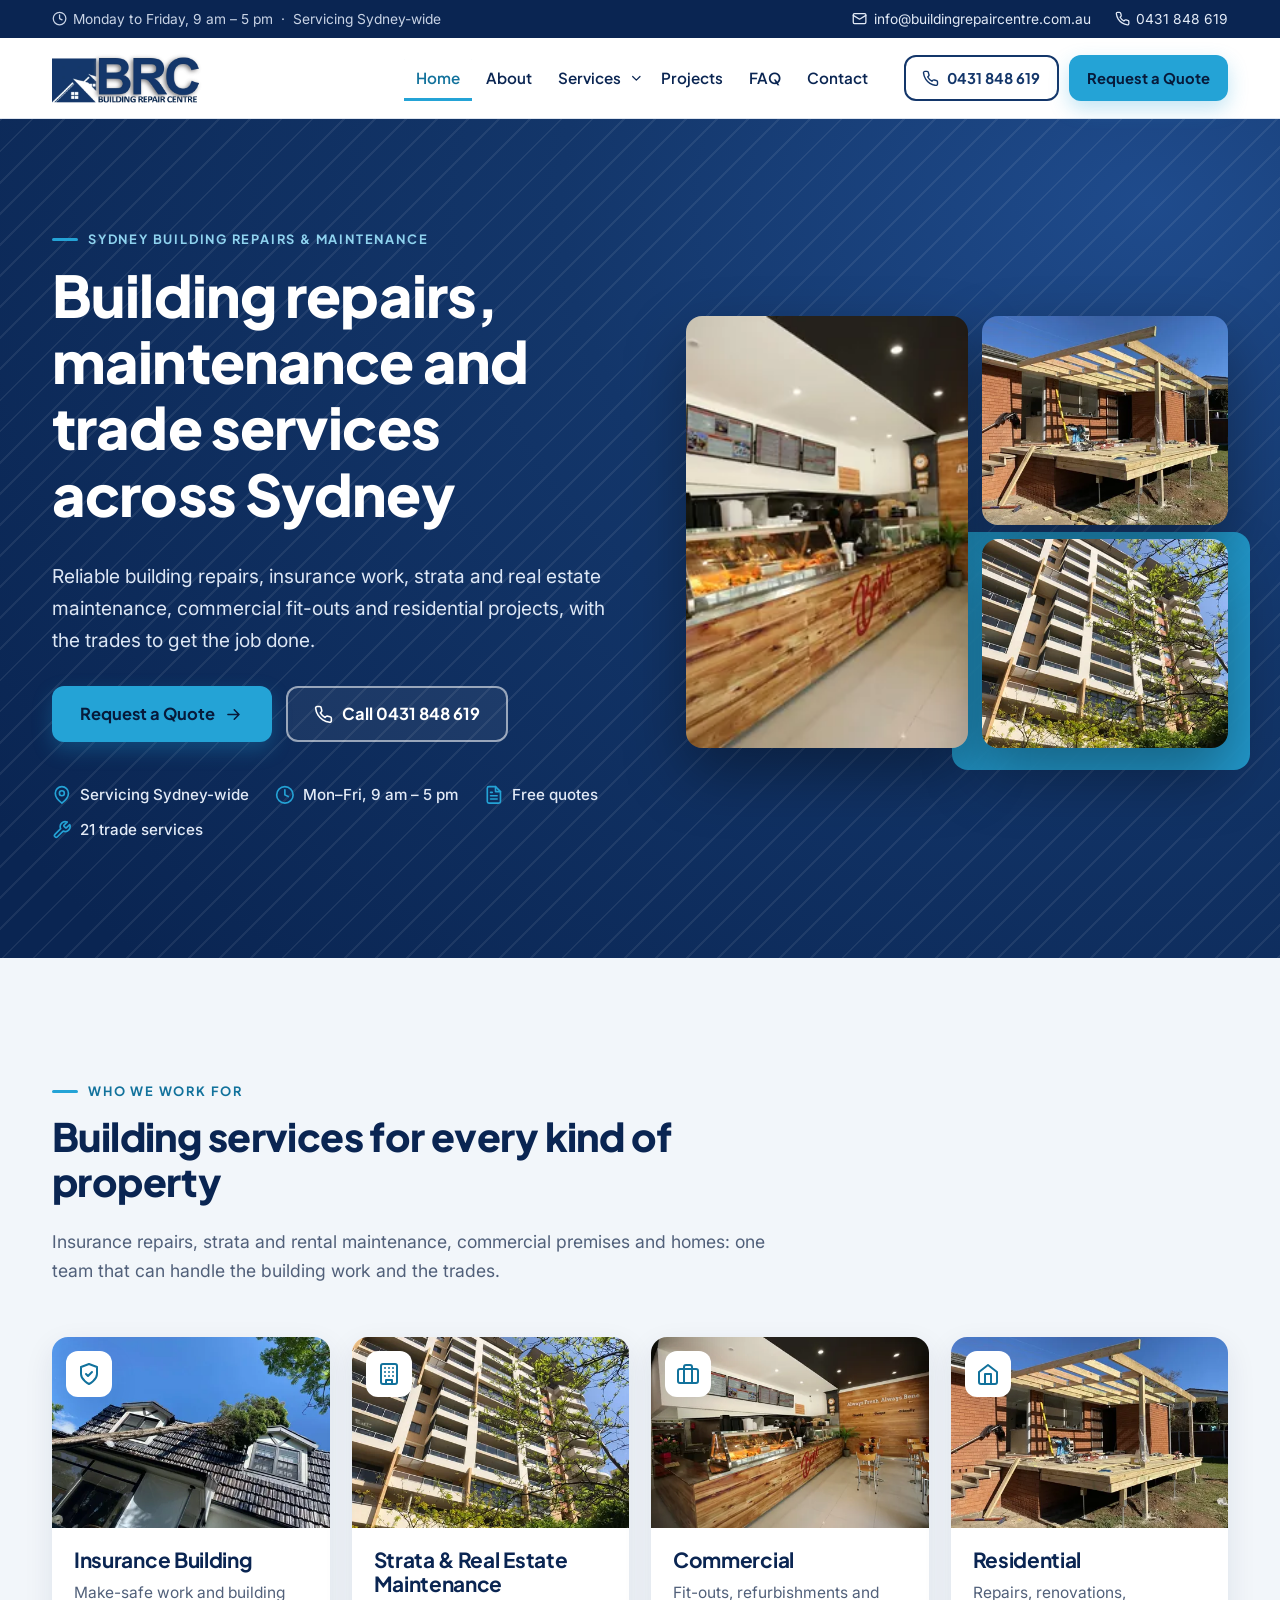
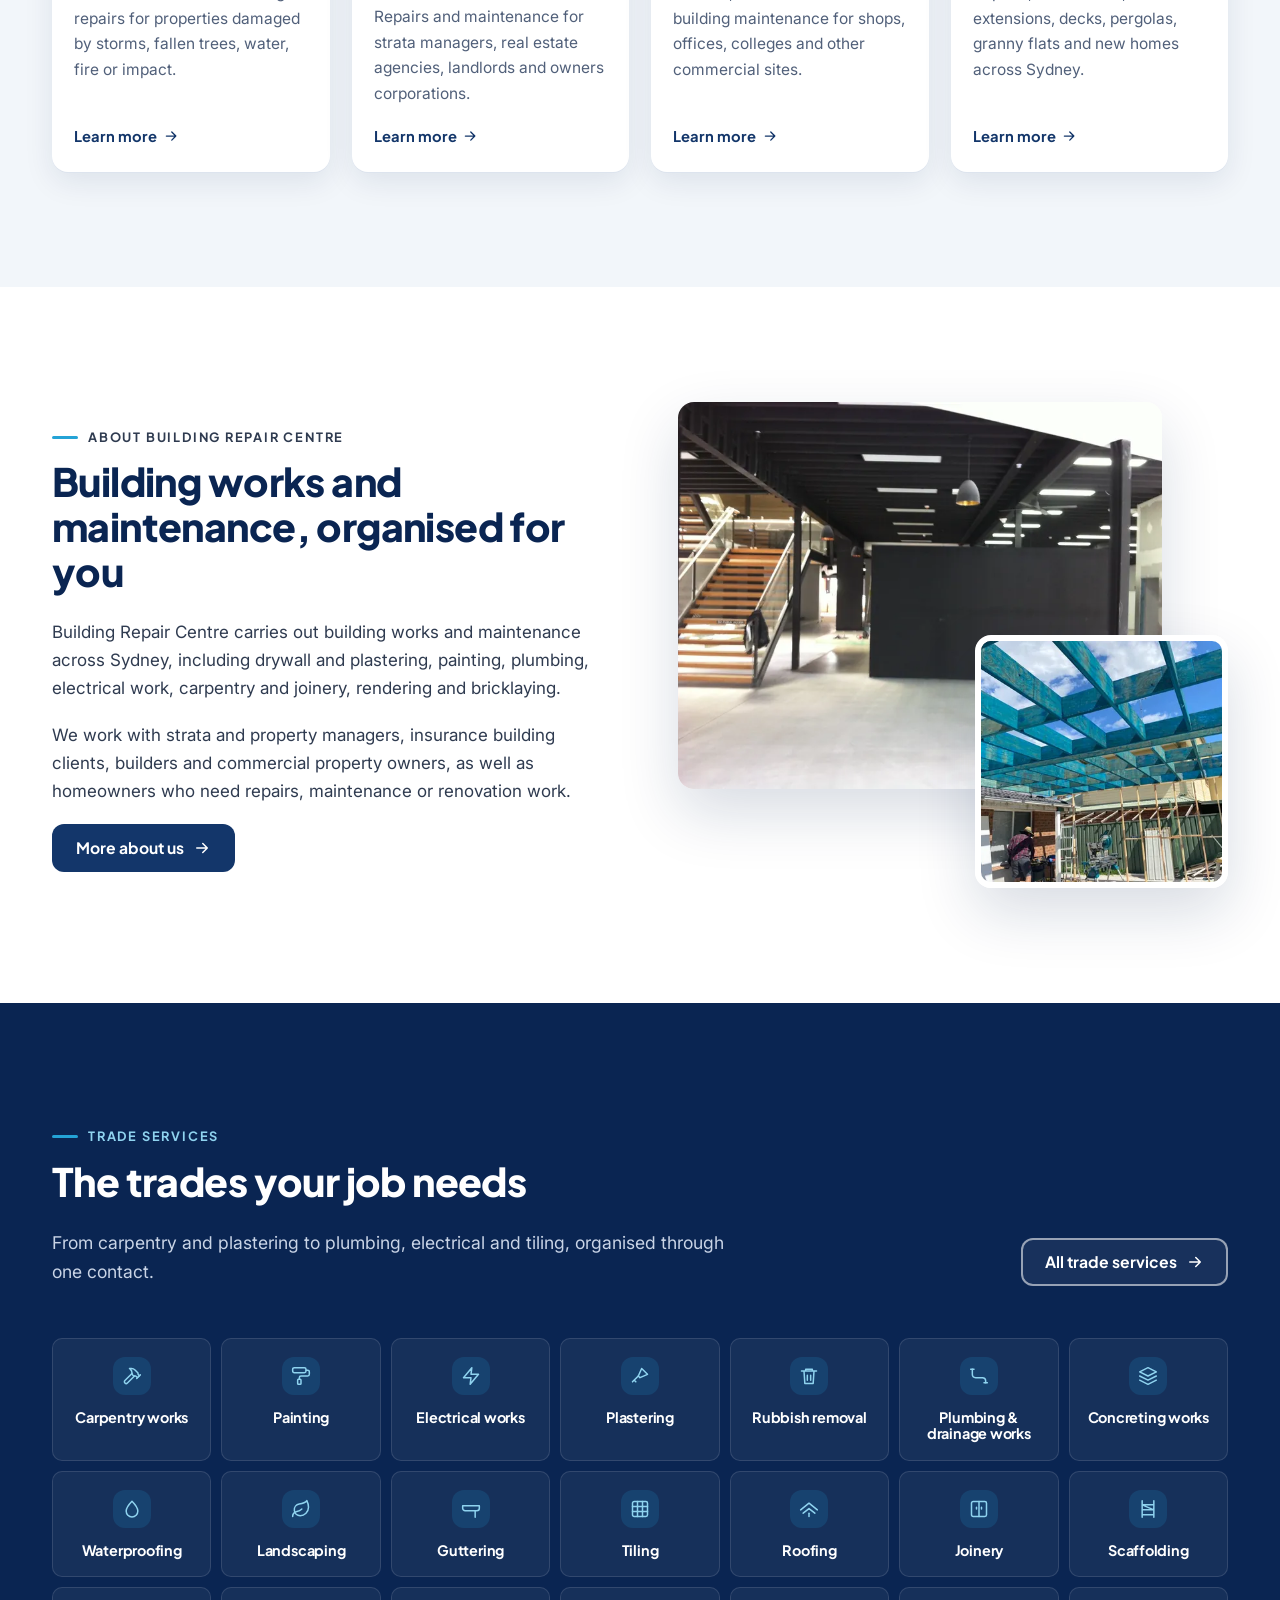
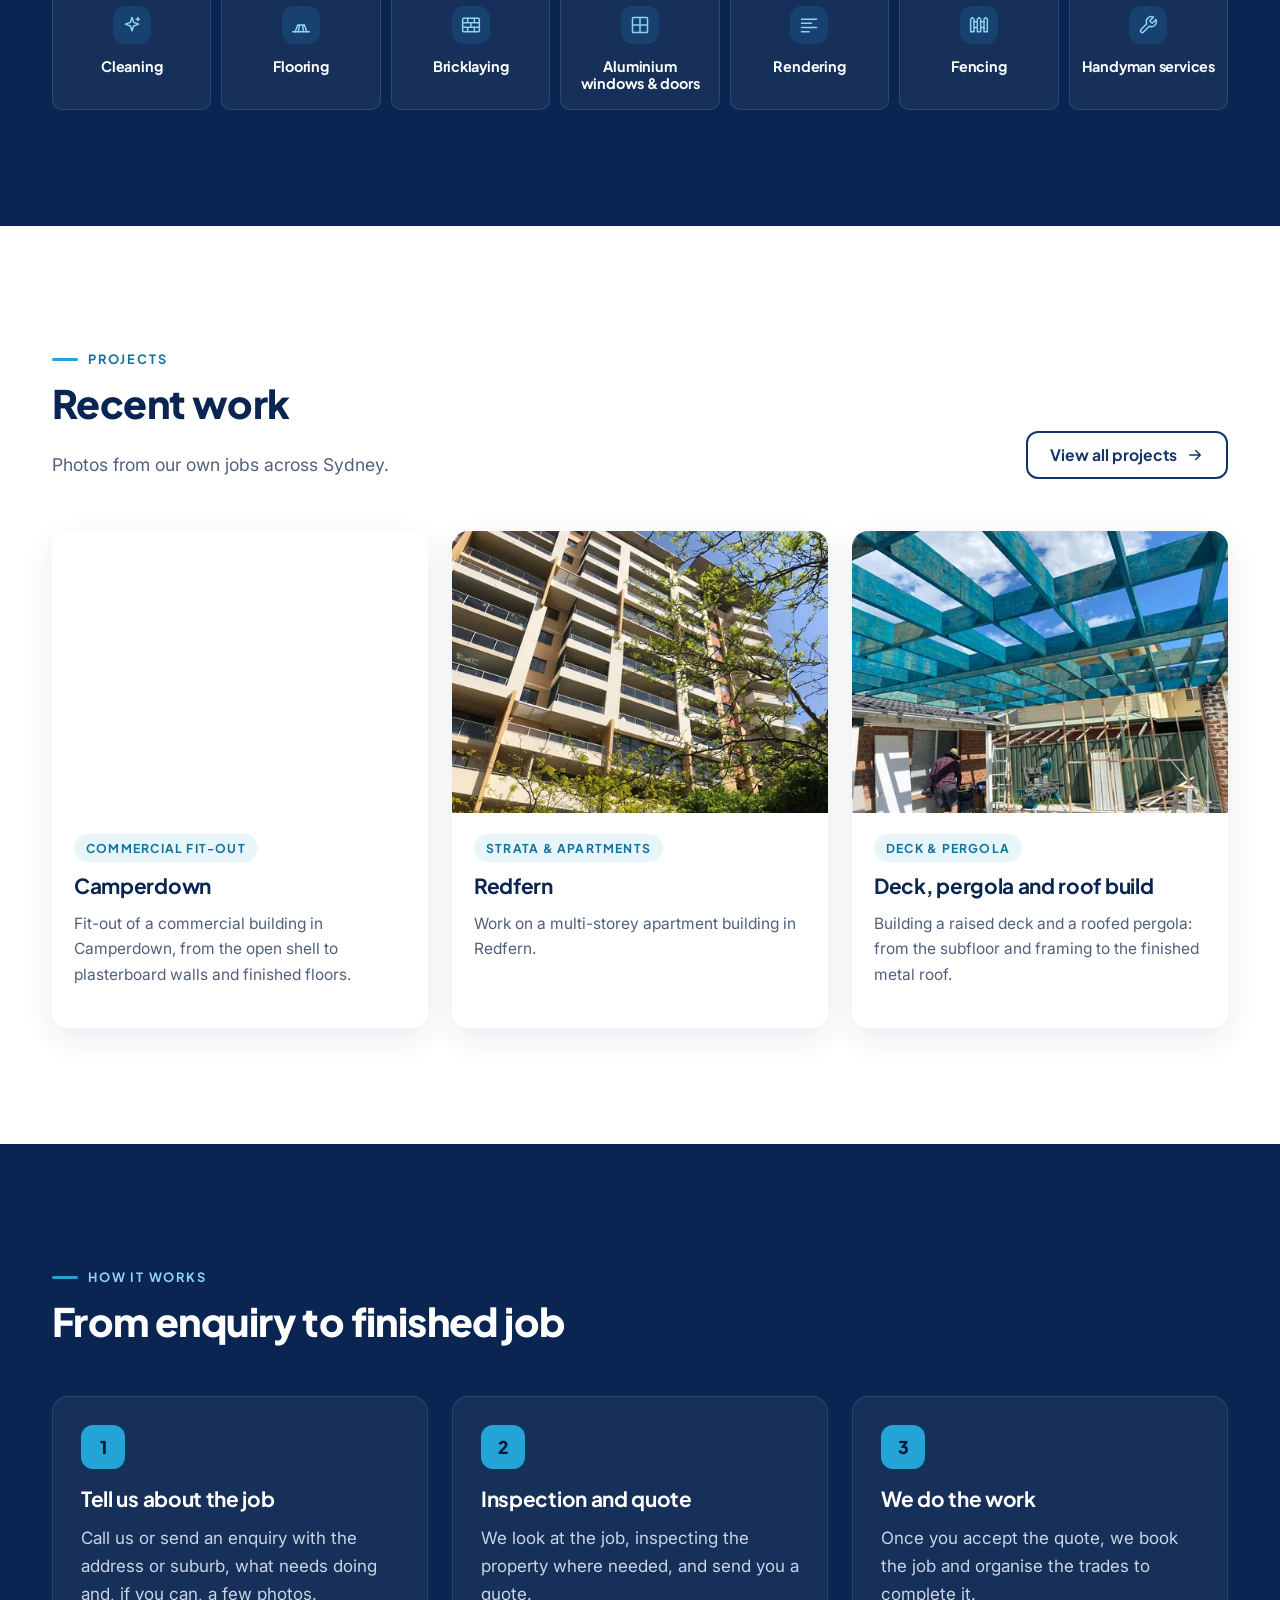
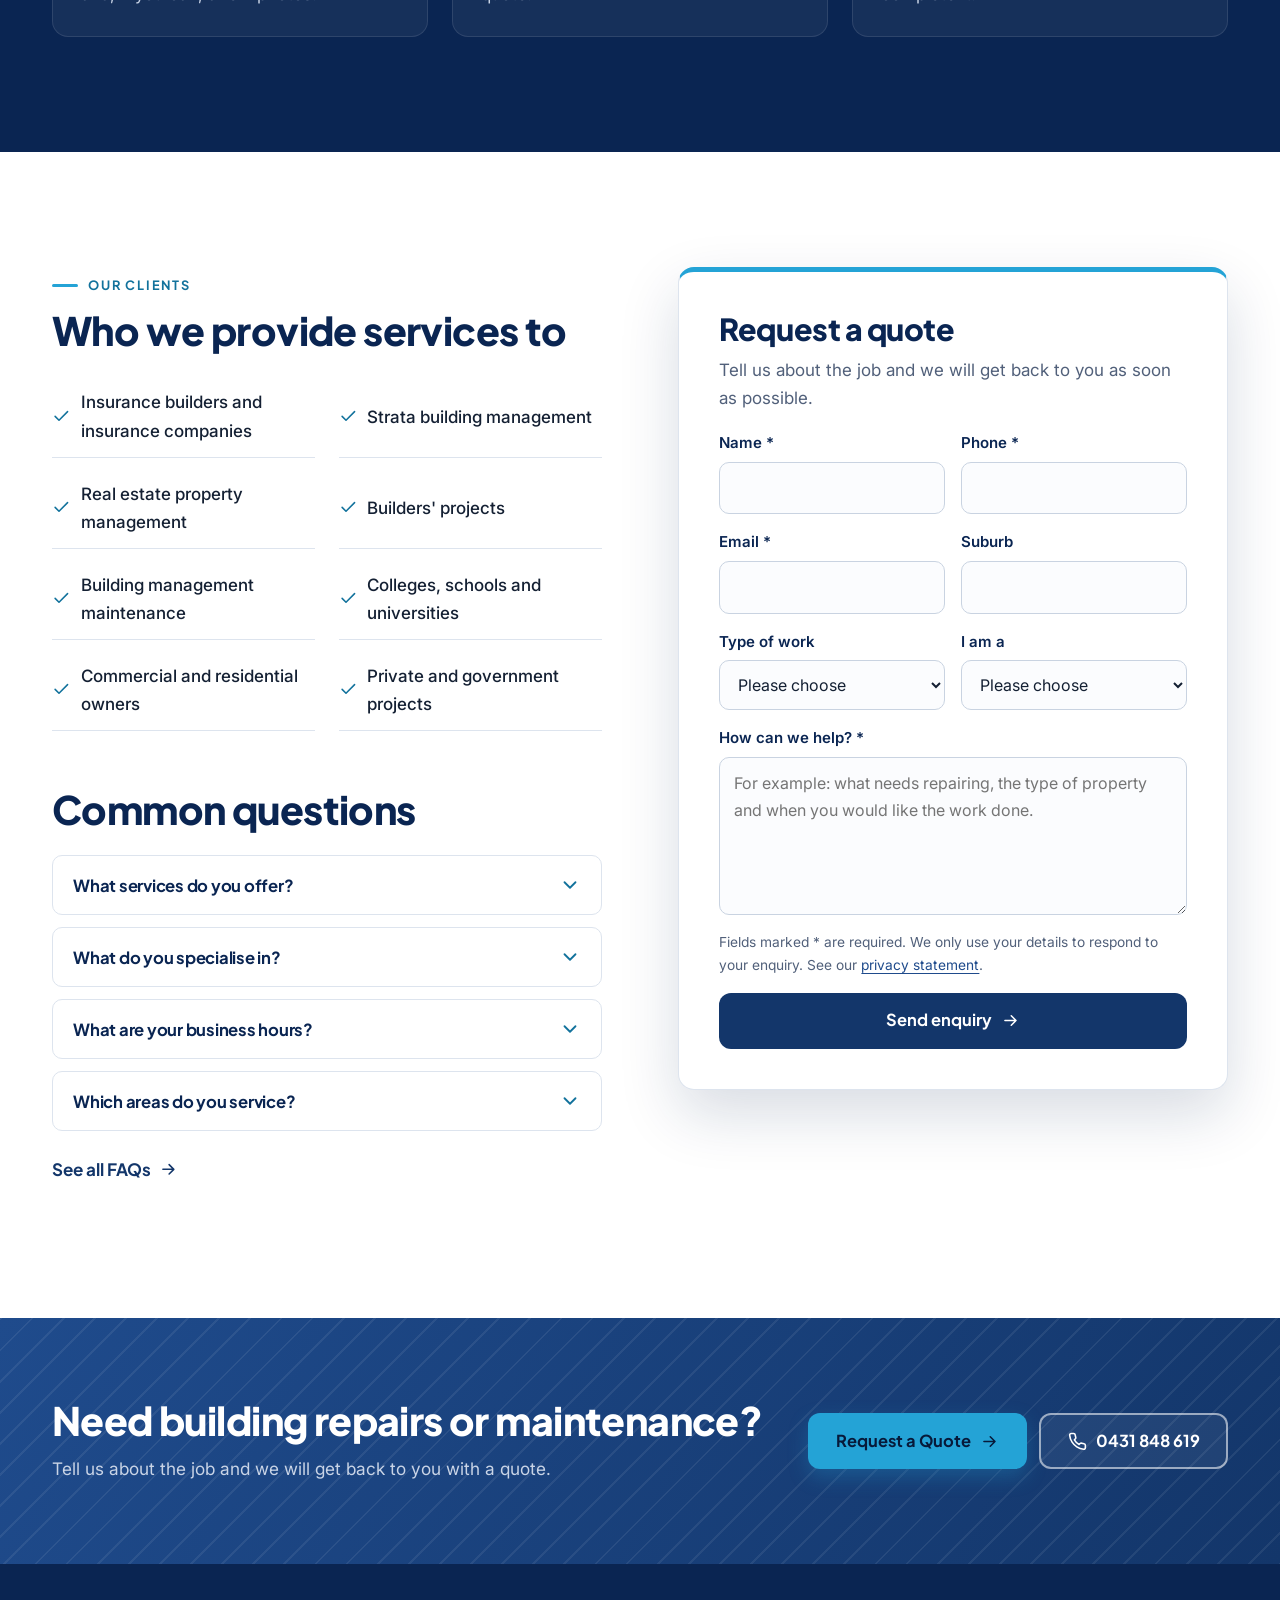
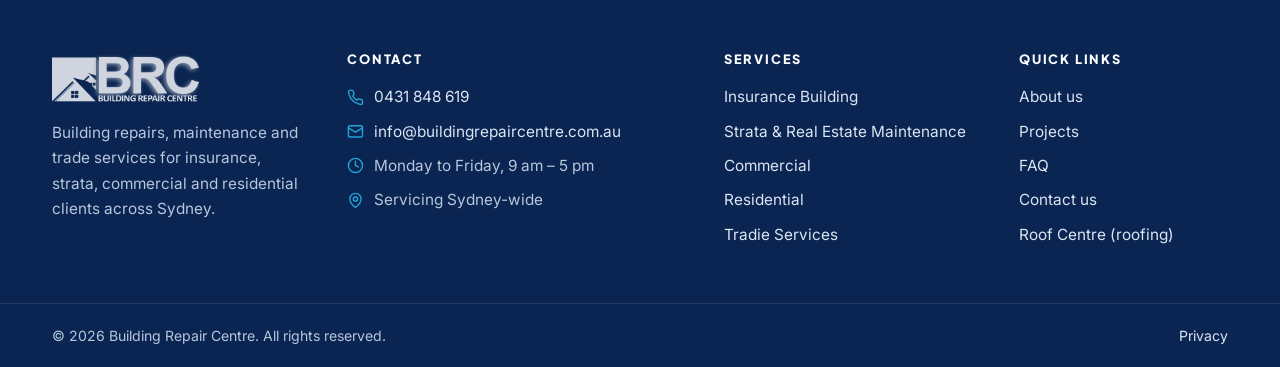
<file: index.html>
<!doctype html>
<html lang="en-AU">
<head>
<meta charset="utf-8">
<meta name="viewport" content="width=device-width, initial-scale=1">
<title>Building Repair Centre | Building Repairs &amp; Maintenance Sydney</title>
<meta name="description" content="Building repairs, insurance work, strata and real estate maintenance, commercial fit-outs and trade services across Sydney. Call 0431 848 619.">
<link rel="canonical" href="https://www.buildingrepaircentre.com.au/">
<meta property="og:type" content="website">
<meta property="og:site_name" content="Building Repair Centre">
<meta property="og:locale" content="en_AU">
<meta property="og:title" content="Building Repair Centre | Building Repairs &amp; Maintenance Sydney">
<meta property="og:description" content="Building repairs, insurance work, strata and real estate maintenance, commercial fit-outs and trade services across Sydney. Call 0431 848 619.">
<meta property="og:url" content="https://www.buildingrepaircentre.com.au/">
<meta property="og:image" content="https://www.buildingrepaircentre.com.au/assets/img/og-building-repair-centre.jpg">
<meta name="twitter:card" content="summary_large_image">
<meta name="theme-color" content="#0a2552">
<link rel="icon" href="/favicon.ico" sizes="any">
<link rel="icon" href="/favicon-32.png" type="image/png" sizes="32x32">
<link rel="apple-touch-icon" href="/apple-touch-icon.png">
<link rel="manifest" href="/site.webmanifest">
<link rel="preconnect" href="https://fonts.googleapis.com">
<link rel="preconnect" href="https://fonts.gstatic.com" crossorigin>
<link rel="stylesheet" href="https://fonts.googleapis.com/css2?family=Inter:wght@400;500;600&family=Plus+Jakarta+Sans:wght@600;700;800&display=swap">
<link rel="stylesheet" href="/assets/css/site.css?v=586dcebb08">
<script>document.documentElement.classList.add('js')</script>
<script src="/assets/js/site.js?v=586dcebb08" defer></script>
<script type="application/ld+json">{"@context": "https://schema.org", "@type": "GeneralContractor", "@id": "https://www.buildingrepaircentre.com.au/#business", "name": "Building Repair Centre", "url": "https://www.buildingrepaircentre.com.au/", "logo": "https://www.buildingrepaircentre.com.au/assets/img/logo.png", "image": "https://www.buildingrepaircentre.com.au/assets/img/og-building-repair-centre.jpg", "telephone": "+61 431 848 619", "email": "info@buildingrepaircentre.com.au", "areaServed": {"@type": "City", "name": "Sydney"}, "openingHoursSpecification": [{"@type": "OpeningHoursSpecification", "dayOfWeek": ["Monday", "Tuesday", "Wednesday", "Thursday", "Friday"], "opens": "09:00", "closes": "17:00"}]}</script><script type="application/ld+json">{"@context": "https://schema.org", "@type": "FAQPage", "mainEntity": [{"@type": "Question", "name": "What services do you offer?", "acceptedAnswer": {"@type": "Answer", "text": "We offer insurance building, strata and real estate maintenance, commercial and residential building work, plus trade services such as carpentry, painting, plastering, electrical, plumbing and tiling."}}, {"@type": "Question", "name": "What do you specialise in?", "acceptedAnswer": {"@type": "Answer", "text": "We specialise in insurance and renovation repair work. We also take on residential and commercial building work."}}, {"@type": "Question", "name": "What are your business hours?", "acceptedAnswer": {"@type": "Answer", "text": "We are open Monday to Friday, 9 am to 5 pm."}}, {"@type": "Question", "name": "Which areas do you service?", "acceptedAnswer": {"@type": "Answer", "text": "We service the Sydney region. Tell us the suburb when you request a quote."}}]}</script>
</head>
<body>
<a class="skip-link" href="#main">Skip to content</a>
<div class="topbar">
  <div class="container topbar__inner">
    <span><svg class="icon" viewBox="0 0 24 24" aria-hidden="true" focusable="false"><circle cx="12" cy="12" r="10"/><path d="M12 6v6l4 2"/></svg> Monday to Friday, 9 am – 5 pm &nbsp;·&nbsp; Servicing Sydney-wide</span>
    <span class="topbar__links"><a href="mailto:info@buildingrepaircentre.com.au"><svg class="icon" viewBox="0 0 24 24" aria-hidden="true" focusable="false"><rect x="2" y="4" width="20" height="16" rx="2"/><path d="m22 7-10 6L2 7"/></svg> info@buildingrepaircentre.com.au</a><a href="tel:+61431848619"><svg class="icon" viewBox="0 0 24 24" aria-hidden="true" focusable="false"><path d="M22 16.92v3a2 2 0 0 1-2.18 2 19.79 19.79 0 0 1-8.63-3.07 19.5 19.5 0 0 1-6-6 19.79 19.79 0 0 1-3.07-8.67A2 2 0 0 1 4.11 2h3a2 2 0 0 1 2 1.72c.13.96.36 1.9.7 2.81a2 2 0 0 1-.45 2.11L8.09 9.91a16 16 0 0 0 6 6l1.27-1.27a2 2 0 0 1 2.11-.45c.91.34 1.85.57 2.81.7A2 2 0 0 1 22 16.92z"/></svg> 0431 848 619</a></span>
  </div>
</div>
<header class="site-header" data-header>
  <div class="container site-header__inner">
    <a class="brand" href="/" aria-label="Building Repair Centre home">
      <img src="/assets/img/logo.webp" width="466" height="156" alt="Building Repair Centre">
    </a>
    <nav class="nav" id="site-nav" aria-label="Main">
      <ul class="nav__list" role="list">
        <li><a href="/" aria-current="page">Home</a></li>
        <li><a href="/about-us/">About</a></li>
        <li class="nav__has-sub">
          <a href="/services/">Services</a>
          <button class="nav__sub-toggle" type="button" aria-expanded="false" aria-controls="sub-services"><span class="visually-hidden">Show services</span><svg class="icon" viewBox="0 0 24 24" aria-hidden="true" focusable="false"><path d="m6 9 6 6 6-6"/></svg></button>
          <div class="nav__sub" id="sub-services">
            <ul role="list"><li><a href="/insurance-building/"><svg class="icon" viewBox="0 0 24 24" aria-hidden="true" focusable="false"><path d="M12 22s8-4 8-10V5l-8-3-8 3v7c0 6 8 10 8 10z"/><path d="m9 12 2 2 4-4"/></svg>Insurance Building</a></li><li><a href="/strata-real-estate-maintenance/"><svg class="icon" viewBox="0 0 24 24" aria-hidden="true" focusable="false"><rect x="4" y="2" width="16" height="20" rx="2"/><path d="M9 22v-4h6v4M8 6h.01M12 6h.01M16 6h.01M8 10h.01M12 10h.01M16 10h.01M8 14h.01M12 14h.01M16 14h.01"/></svg>Strata &amp; Real Estate Maintenance</a></li><li><a href="/commercial/"><svg class="icon" viewBox="0 0 24 24" aria-hidden="true" focusable="false"><rect x="2" y="7" width="20" height="14" rx="2"/><path d="M16 21V5a2 2 0 0 0-2-2h-4a2 2 0 0 0-2 2v16"/></svg>Commercial</a></li><li><a href="/residential/"><svg class="icon" viewBox="0 0 24 24" aria-hidden="true" focusable="false"><path d="m3 10 9-7 9 7v10a2 2 0 0 1-2 2H5a2 2 0 0 1-2-2z"/><path d="M9 22V12h6v10"/></svg>Residential</a></li><li><a href="/tradie-services/"><svg class="icon" viewBox="0 0 24 24" aria-hidden="true" focusable="false"><path d="M14.7 6.3a1 1 0 0 0 0 1.4l1.6 1.6a1 1 0 0 0 1.4 0l3.77-3.77a6 6 0 0 1-7.94 7.94l-6.91 6.91a2.12 2.12 0 0 1-3-3l6.91-6.91a6 6 0 0 1 7.94-7.94l-3.76 3.76z"/></svg>Tradie Services</a></li></ul>
          </div>
        </li>
        <li><a href="/projects/">Projects</a></li>
        <li><a href="/faq/">FAQ</a></li>
        <li><a href="/contact-us/">Contact</a></li>
      </ul>
      <div class="nav__mobile-cta">
        <a class="btn btn--accent btn--block" href="/contact-us/#quote"><svg class="icon" viewBox="0 0 24 24" aria-hidden="true" focusable="false"><path d="M14 2H6a2 2 0 0 0-2 2v16a2 2 0 0 0 2 2h12a2 2 0 0 0 2-2V8z"/><path d="M14 2v6h6M16 13H8M16 17H8M10 9H8"/></svg> Request a Quote</a>
        <a class="btn btn--ghost-light btn--block" href="tel:+61431848619"><svg class="icon" viewBox="0 0 24 24" aria-hidden="true" focusable="false"><path d="M22 16.92v3a2 2 0 0 1-2.18 2 19.79 19.79 0 0 1-8.63-3.07 19.5 19.5 0 0 1-6-6 19.79 19.79 0 0 1-3.07-8.67A2 2 0 0 1 4.11 2h3a2 2 0 0 1 2 1.72c.13.96.36 1.9.7 2.81a2 2 0 0 1-.45 2.11L8.09 9.91a16 16 0 0 0 6 6l1.27-1.27a2 2 0 0 1 2.11-.45c.91.34 1.85.57 2.81.7A2 2 0 0 1 22 16.92z"/></svg> Call 0431 848 619</a>
        <p>Monday to Friday, 9 am – 5 pm<br><a href="mailto:info@buildingrepaircentre.com.au">info@buildingrepaircentre.com.au</a></p>
      </div>
    </nav>
    <div class="header-cta">
      <a class="btn btn--outline header-cta__call" href="tel:+61431848619" aria-label="Call 0431 848 619"><svg class="icon" viewBox="0 0 24 24" aria-hidden="true" focusable="false"><path d="M22 16.92v3a2 2 0 0 1-2.18 2 19.79 19.79 0 0 1-8.63-3.07 19.5 19.5 0 0 1-6-6 19.79 19.79 0 0 1-3.07-8.67A2 2 0 0 1 4.11 2h3a2 2 0 0 1 2 1.72c.13.96.36 1.9.7 2.81a2 2 0 0 1-.45 2.11L8.09 9.91a16 16 0 0 0 6 6l1.27-1.27a2 2 0 0 1 2.11-.45c.91.34 1.85.57 2.81.7A2 2 0 0 1 22 16.92z"/></svg><span>0431 848 619</span></a>
      <a class="btn btn--accent header-cta__quote" href="/contact-us/#quote">Request a Quote</a>
      <button class="menu-toggle" type="button" aria-expanded="false" aria-controls="site-nav" data-menu-toggle>
        <svg class="icon icon--open" viewBox="0 0 24 24" aria-hidden="true" focusable="false"><path d="M4 6h16M4 12h16M4 18h16"/></svg><svg class="icon icon--close" viewBox="0 0 24 24" aria-hidden="true" focusable="false"><path d="M18 6 6 18M6 6l12 12"/></svg><span class="visually-hidden">Menu</span>
      </button>
    </div>
  </div>
</header>
<main id="main" tabindex="-1">
<section class="hero">
  <div class="container hero__grid">
    <div class="hero__content">
      <p class="eyebrow eyebrow--light">Sydney building repairs &amp; maintenance</p>
      <h1>Building repairs, maintenance and trade services across Sydney</h1>
      <p class="hero__lead">Reliable building repairs, insurance work, strata and real estate maintenance, commercial fit-outs and residential projects, with the trades to get the job done.</p>
      <div class="hero__actions">
        <a class="btn btn--accent btn--lg" href="#quote">Request a Quote <svg class="icon" viewBox="0 0 24 24" aria-hidden="true" focusable="false"><path d="M5 12h14M13 6l6 6-6 6"/></svg></a>
        <a class="btn btn--ghost-light btn--lg" href="tel:+61431848619"><svg class="icon" viewBox="0 0 24 24" aria-hidden="true" focusable="false"><path d="M22 16.92v3a2 2 0 0 1-2.18 2 19.79 19.79 0 0 1-8.63-3.07 19.5 19.5 0 0 1-6-6 19.79 19.79 0 0 1-3.07-8.67A2 2 0 0 1 4.11 2h3a2 2 0 0 1 2 1.72c.13.96.36 1.9.7 2.81a2 2 0 0 1-.45 2.11L8.09 9.91a16 16 0 0 0 6 6l1.27-1.27a2 2 0 0 1 2.11-.45c.91.34 1.85.57 2.81.7A2 2 0 0 1 22 16.92z"/></svg> Call 0431 848 619</a>
      </div>
      <ul class="hero__facts" role="list"><li><svg class="icon" viewBox="0 0 24 24" aria-hidden="true" focusable="false"><path d="M20 10c0 6-8 12-8 12s-8-6-8-12a8 8 0 0 1 16 0Z"/><circle cx="12" cy="10" r="3"/></svg><span>Servicing Sydney-wide</span></li><li><svg class="icon" viewBox="0 0 24 24" aria-hidden="true" focusable="false"><circle cx="12" cy="12" r="10"/><path d="M12 6v6l4 2"/></svg><span>Mon–Fri, 9 am – 5 pm</span></li><li><svg class="icon" viewBox="0 0 24 24" aria-hidden="true" focusable="false"><path d="M14 2H6a2 2 0 0 0-2 2v16a2 2 0 0 0 2 2h12a2 2 0 0 0 2-2V8z"/><path d="M14 2v6h6M16 13H8M16 17H8M10 9H8"/></svg><span>Free quotes</span></li><li><svg class="icon" viewBox="0 0 24 24" aria-hidden="true" focusable="false"><path d="M14.7 6.3a1 1 0 0 0 0 1.4l1.6 1.6a1 1 0 0 0 1.4 0l3.77-3.77a6 6 0 0 1-7.94 7.94l-6.91 6.91a2.12 2.12 0 0 1-3-3l6.91-6.91a6 6 0 0 1 7.94-7.94l-3.76 3.76z"/></svg><span>21 trade services</span></li></ul>
    </div>
    <div class="collage hero__media-anim">
      <img class="collage__a" src="/assets/img/cafe-fitout-800.webp" srcset="/assets/img/cafe-fitout-480.webp 480w, /assets/img/cafe-fitout-800.webp 800w, /assets/img/cafe-fitout-1200.webp 1200w, /assets/img/cafe-fitout-1600.webp 1600w" sizes="(min-width: 960px) 300px, 52vw" width="800" height="533" alt="Completed café fit-out with timber-clad counter, display cabinet and pendant lights" loading="eager" decoding="async" fetchpriority="high">
      <img class="collage__b" src="/assets/img/deck-pergola-cn-800.webp" srcset="/assets/img/deck-pergola-cn-480.webp 480w, /assets/img/deck-pergola-cn-800.webp 800w, /assets/img/deck-pergola-cn-1200.webp 1200w, /assets/img/deck-pergola-cn-1600.webp 1600w" sizes="(min-width: 960px) 260px, 44vw" width="800" height="600" alt="Chipping Norton: new timber deck and pergola framing at the back of a brick home" loading="eager" decoding="async" fetchpriority="high">
      <img class="collage__c" src="/assets/img/redfern-apartments-800.webp" srcset="/assets/img/redfern-apartments-480.webp 480w, /assets/img/redfern-apartments-800.webp 800w, /assets/img/redfern-apartments-1200.webp 1200w, /assets/img/redfern-apartments-1600.webp 1600w" sizes="(min-width: 960px) 260px, 44vw" width="800" height="600" alt="Multi-storey apartment building in Redfern" loading="eager" decoding="async" fetchpriority="high">
    </div>
  </div>
</section>
<section class="section section--tint">
  <div class="container">
    <div class="section-head reveal">
      <p class="eyebrow">Who we work for</p>
      <h2>Building services for every kind of property</h2>
      <p>Insurance repairs, strata and rental maintenance, commercial premises and homes: one team that can handle the building work and the trades.</p>
    </div>
    <ul class="sector-grid" role="list"><li class="sector reveal">
  <a href="/insurance-building/">
    <div class="sector__img"><img src="/assets/img/storm-tree-roof-800.webp" srcset="/assets/img/storm-tree-roof-480.webp 480w, /assets/img/storm-tree-roof-800.webp 800w, /assets/img/storm-tree-roof-1200.webp 1200w, /assets/img/storm-tree-roof-1276.webp 1276w" sizes="(min-width: 1100px) 300px, (min-width: 560px) 50vw, 100vw" width="800" height="599" alt="Tree fallen across the tiled roof of a two-storey house" loading="lazy" decoding="async"></div>
    <span class="sector__badge"><svg class="icon" viewBox="0 0 24 24" aria-hidden="true" focusable="false"><path d="M12 22s8-4 8-10V5l-8-3-8 3v7c0 6 8 10 8 10z"/><path d="m9 12 2 2 4-4"/></svg></span>
    <div class="sector__body">
      <h3>Insurance Building</h3>
      <p>Make-safe work and building repairs for properties damaged by storms, fallen trees, water, fire or impact.</p>
      <span class="sector__more">Learn more <svg class="icon" viewBox="0 0 24 24" aria-hidden="true" focusable="false"><path d="M5 12h14M13 6l6 6-6 6"/></svg></span>
    </div>
  </a>
</li><li class="sector reveal">
  <a href="/strata-real-estate-maintenance/">
    <div class="sector__img"><img src="/assets/img/redfern-apartments-800.webp" srcset="/assets/img/redfern-apartments-480.webp 480w, /assets/img/redfern-apartments-800.webp 800w, /assets/img/redfern-apartments-1200.webp 1200w, /assets/img/redfern-apartments-1600.webp 1600w" sizes="(min-width: 1100px) 300px, (min-width: 560px) 50vw, 100vw" width="800" height="600" alt="Multi-storey apartment building in Redfern" loading="lazy" decoding="async"></div>
    <span class="sector__badge"><svg class="icon" viewBox="0 0 24 24" aria-hidden="true" focusable="false"><rect x="4" y="2" width="16" height="20" rx="2"/><path d="M9 22v-4h6v4M8 6h.01M12 6h.01M16 6h.01M8 10h.01M12 10h.01M16 10h.01M8 14h.01M12 14h.01M16 14h.01"/></svg></span>
    <div class="sector__body">
      <h3>Strata &amp; Real Estate Maintenance</h3>
      <p>Repairs and maintenance for strata managers, real estate agencies, landlords and owners corporations.</p>
      <span class="sector__more">Learn more <svg class="icon" viewBox="0 0 24 24" aria-hidden="true" focusable="false"><path d="M5 12h14M13 6l6 6-6 6"/></svg></span>
    </div>
  </a>
</li><li class="sector reveal">
  <a href="/commercial/">
    <div class="sector__img"><img src="/assets/img/cafe-fitout-800.webp" srcset="/assets/img/cafe-fitout-480.webp 480w, /assets/img/cafe-fitout-800.webp 800w, /assets/img/cafe-fitout-1200.webp 1200w, /assets/img/cafe-fitout-1600.webp 1600w" sizes="(min-width: 1100px) 300px, (min-width: 560px) 50vw, 100vw" width="800" height="533" alt="Completed café fit-out with timber-clad counter, display cabinet and pendant lights" loading="lazy" decoding="async"></div>
    <span class="sector__badge"><svg class="icon" viewBox="0 0 24 24" aria-hidden="true" focusable="false"><rect x="2" y="7" width="20" height="14" rx="2"/><path d="M16 21V5a2 2 0 0 0-2-2h-4a2 2 0 0 0-2 2v16"/></svg></span>
    <div class="sector__body">
      <h3>Commercial</h3>
      <p>Fit-outs, refurbishments and building maintenance for shops, offices, colleges and other commercial sites.</p>
      <span class="sector__more">Learn more <svg class="icon" viewBox="0 0 24 24" aria-hidden="true" focusable="false"><path d="M5 12h14M13 6l6 6-6 6"/></svg></span>
    </div>
  </a>
</li><li class="sector reveal">
  <a href="/residential/">
    <div class="sector__img"><img src="/assets/img/deck-pergola-cn-800.webp" srcset="/assets/img/deck-pergola-cn-480.webp 480w, /assets/img/deck-pergola-cn-800.webp 800w, /assets/img/deck-pergola-cn-1200.webp 1200w, /assets/img/deck-pergola-cn-1600.webp 1600w" sizes="(min-width: 1100px) 300px, (min-width: 560px) 50vw, 100vw" width="800" height="600" alt="Chipping Norton: new timber deck and pergola framing at the back of a brick home" loading="lazy" decoding="async"></div>
    <span class="sector__badge"><svg class="icon" viewBox="0 0 24 24" aria-hidden="true" focusable="false"><path d="m3 10 9-7 9 7v10a2 2 0 0 1-2 2H5a2 2 0 0 1-2-2z"/><path d="M9 22V12h6v10"/></svg></span>
    <div class="sector__body">
      <h3>Residential</h3>
      <p>Repairs, renovations, extensions, decks, pergolas, granny flats and new homes across Sydney.</p>
      <span class="sector__more">Learn more <svg class="icon" viewBox="0 0 24 24" aria-hidden="true" focusable="false"><path d="M5 12h14M13 6l6 6-6 6"/></svg></span>
    </div>
  </a>
</li></ul>
  </div>
</section>
<section class="section">
  <div class="container split">
    <div class="split__text reveal">
      <p class="eyebrow">About Building Repair Centre</p>
      <h2>Building works and maintenance, organised for you</h2>
      <p>Building Repair Centre carries out building works and maintenance across Sydney, including drywall and plastering, painting, plumbing, electrical work, carpentry and joinery, rendering and bricklaying.</p>
      <p>We work with strata and property managers, insurance building clients, builders and commercial property owners, as well as homeowners who need repairs, maintenance or renovation work.</p>
      <a class="btn btn--primary" href="/about-us/">More about us <svg class="icon" viewBox="0 0 24 24" aria-hidden="true" focusable="false"><path d="M5 12h14M13 6l6 6-6 6"/></svg></a>
    </div>
    <div class="split__media reveal">
      <div class="stack">
        <img class="stack__a" src="/assets/img/camperdown-stairs-800.webp" srcset="/assets/img/camperdown-stairs-480.webp 480w, /assets/img/camperdown-stairs-800.webp 800w, /assets/img/camperdown-stairs-1200.webp 1200w, /assets/img/camperdown-stairs-1600.webp 1600w" sizes="(min-width: 900px) 40vw, 90vw" width="800" height="598" alt="Camperdown commercial fit-out: open-plan floor with a new steel staircase" loading="lazy" decoding="async">
        <img class="stack__b" src="/assets/img/pergola-5-800.webp" srcset="/assets/img/pergola-5-480.webp 480w, /assets/img/pergola-5-800.webp 800w, /assets/img/pergola-5-1024.webp 1024w" sizes="(min-width: 900px) 22vw, 50vw" width="800" height="600" alt="Pergola rafters going up over the deck frame" loading="lazy" decoding="async">
      </div>
    </div>
  </div>
</section>
<section class="section section--dark">
  <div class="container">
    <div class="section-head section-head--light section-head--row reveal">
      <div>
        <p class="eyebrow eyebrow--light">Trade services</p>
        <h2>The trades your job needs</h2>
        <p>From carpentry and plastering to plumbing, electrical and tiling, organised through one contact.</p>
      </div>
      <a class="btn btn--ghost-light" href="/tradie-services/">All trade services <svg class="icon" viewBox="0 0 24 24" aria-hidden="true" focusable="false"><path d="M5 12h14M13 6l6 6-6 6"/></svg></a>
    </div>
    <ul class="trades trades--compact" role="list"><li class="trade"><svg class="icon" viewBox="0 0 24 24" aria-hidden="true" focusable="false"><path d="m15 12-8.5 8.5a2.12 2.12 0 0 1-3-3L12 9"/><path d="M17.64 15 22 10.64"/><path d="m20.91 11.7-1.25-1.25a1.5 1.5 0 0 1-.44-1.06v-.62a1 1 0 0 0-.29-.7L15.6 4.73A6 6 0 0 0 11.36 3H9l.92.82A6.18 6.18 0 0 1 12 8.4v1.56l2 2h2.47l2.26 1.91"/></svg><h3>Carpentry works</h3></li><li class="trade"><svg class="icon" viewBox="0 0 24 24" aria-hidden="true" focusable="false"><rect x="2" y="2" width="16" height="6" rx="2"/><path d="M10 16v-2a2 2 0 0 1 2-2h8a2 2 0 0 0 2-2V7a2 2 0 0 0-2-2h-2"/><rect x="8" y="16" width="4" height="6" rx="1"/></svg><h3>Painting</h3></li><li class="trade"><svg class="icon" viewBox="0 0 24 24" aria-hidden="true" focusable="false"><path d="M13 2 3 14h9l-1 8 10-12h-9l1-8z"/></svg><h3>Electrical works</h3></li><li class="trade"><svg class="icon" viewBox="0 0 24 24" aria-hidden="true" focusable="false"><path d="m14 3 7 7-9 4-2-2z"/><path d="m10 12-7 7M5 17l2 2"/></svg><h3>Plastering</h3></li><li class="trade"><svg class="icon" viewBox="0 0 24 24" aria-hidden="true" focusable="false"><path d="M3 6h18M8 6V4h8v2M6 6l1 15h10l1-15"/><path d="M10 11v6M14 11v6"/></svg><h3>Rubbish removal</h3></li><li class="trade"><svg class="icon" viewBox="0 0 24 24" aria-hidden="true" focusable="false"><path d="M4 4v6a4 4 0 0 0 4 4h8a4 4 0 0 1 4 4v2"/><path d="M2 4h4M18 20h4"/></svg><h3>Plumbing &amp; drainage works</h3></li><li class="trade"><svg class="icon" viewBox="0 0 24 24" aria-hidden="true" focusable="false"><path d="m12 2 10 5-10 5L2 7z"/><path d="m2 17 10 5 10-5M2 12l10 5 10-5"/></svg><h3>Concreting works</h3></li><li class="trade"><svg class="icon" viewBox="0 0 24 24" aria-hidden="true" focusable="false"><path d="M12 2.7s7 7.1 7 11.8a7 7 0 0 1-14 0C5 9.8 12 2.7 12 2.7z"/></svg><h3>Waterproofing</h3></li><li class="trade"><svg class="icon" viewBox="0 0 24 24" aria-hidden="true" focusable="false"><path d="M11 20A7 7 0 0 1 9.8 6.1C15.5 5 17 4.48 19 2c1 2 2 4.18 2 8 0 5.5-4.78 10-10 10Z"/><path d="M2 21c0-3 1.85-5.36 5.08-6C9.5 14.52 12 13 13 12"/></svg><h3>Landscaping</h3></li><li class="trade"><svg class="icon" viewBox="0 0 24 24" aria-hidden="true" focusable="false"><path d="M2 8h20v3a3 3 0 0 1-3 3H5a3 3 0 0 1-3-3z"/><path d="M17 14v8"/></svg><h3>Guttering</h3></li><li class="trade"><svg class="icon" viewBox="0 0 24 24" aria-hidden="true" focusable="false"><rect x="3" y="3" width="18" height="18" rx="2"/><path d="M3 9h18M3 15h18M9 3v18M15 3v18"/></svg><h3>Tiling</h3></li><li class="trade"><svg class="icon" viewBox="0 0 24 24" aria-hidden="true" focusable="false"><path d="m2 13 10-8 10 8"/><path d="m5 17 7-5.5 7 5.5"/><path d="M12 21v-4"/></svg><h3>Roofing</h3></li><li class="trade"><svg class="icon" viewBox="0 0 24 24" aria-hidden="true" focusable="false"><rect x="3" y="3" width="18" height="18" rx="2"/><path d="M12 3v18M9 10v2M15 10v2"/></svg><h3>Joinery</h3></li><li class="trade"><svg class="icon" viewBox="0 0 24 24" aria-hidden="true" focusable="false"><path d="M5 2v20M19 2v20M5 7h14M5 13h14M5 19h14M5 7l14 6"/></svg><h3>Scaffolding</h3></li><li class="trade"><svg class="icon" viewBox="0 0 24 24" aria-hidden="true" focusable="false"><path d="m12 3 1.9 5.8L20 11l-6.1 2.2L12 19l-1.9-5.8L4 11l6.1-2.2z"/><path d="M19 3v4M17 5h4"/></svg><h3>Cleaning</h3></li><li class="trade"><svg class="icon" viewBox="0 0 24 24" aria-hidden="true" focusable="false"><path d="M2 20h20"/><path d="m5 20 3-8h8l3 8"/><path d="m10 12-1 8M14 12l1 8"/></svg><h3>Flooring</h3></li><li class="trade"><svg class="icon" viewBox="0 0 24 24" aria-hidden="true" focusable="false"><rect x="2" y="4" width="20" height="16" rx="1"/><path d="M2 9.3h20M2 14.6h20M8 4v5.3M16 4v5.3M12 9.3v5.3M8 14.6V20M16 14.6V20"/></svg><h3>Bricklaying</h3></li><li class="trade"><svg class="icon" viewBox="0 0 24 24" aria-hidden="true" focusable="false"><rect x="3" y="3" width="18" height="18" rx="1"/><path d="M12 3v18M3 12h18"/></svg><h3>Aluminium windows &amp; doors</h3></li><li class="trade"><svg class="icon" viewBox="0 0 24 24" aria-hidden="true" focusable="false"><path d="M3 5h18M3 10h12M3 15h18M3 20h9"/></svg><h3>Rendering</h3></li><li class="trade"><svg class="icon" viewBox="0 0 24 24" aria-hidden="true" focusable="false"><path d="M4 3 2 5v15h4V5zM12 3l-2 2v15h4V5zM20 3l-2 2v15h4V5z"/><path d="M6 8h4M14 8h4M6 15h4M14 15h4"/></svg><h3>Fencing</h3></li><li class="trade"><svg class="icon" viewBox="0 0 24 24" aria-hidden="true" focusable="false"><path d="M14.7 6.3a1 1 0 0 0 0 1.4l1.6 1.6a1 1 0 0 0 1.4 0l3.77-3.77a6 6 0 0 1-7.94 7.94l-6.91 6.91a2.12 2.12 0 0 1-3-3l6.91-6.91a6 6 0 0 1 7.94-7.94l-3.76 3.76z"/></svg><h3>Handyman services</h3></li></ul>
  </div>
</section>
<section class="section">
  <div class="container">
    <div class="section-head section-head--row reveal">
      <div>
        <p class="eyebrow">Projects</p>
        <h2>Recent work</h2>
        <p>Photos from our own jobs across Sydney.</p>
      </div>
      <a class="btn btn--outline" href="/projects/">View all projects <svg class="icon" viewBox="0 0 24 24" aria-hidden="true" focusable="false"><path d="M5 12h14M13 6l6 6-6 6"/></svg></a>
    </div>
    <div class="featured"><article class="fp reveal">
  <a class="fp__img" href="/projects/#camperdown" tabindex="-1" aria-hidden="true"><img src="/assets/img/camperdown-stairs-800.webp" srcset="/assets/img/camperdown-stairs-480.webp 480w, /assets/img/camperdown-stairs-800.webp 800w, /assets/img/camperdown-stairs-1200.webp 1200w, /assets/img/camperdown-stairs-1600.webp 1600w" sizes="(min-width: 960px) 380px, (min-width: 620px) 50vw, 100vw" width="800" height="598" alt="Camperdown commercial fit-out: open-plan floor with a new steel staircase" loading="lazy" decoding="async"></a>
  <div class="fp__body"><span class="pgroup__tag">Commercial fit-out</span><h3><a href="/projects/#camperdown">Camperdown</a></h3><p>Fit-out of a commercial building in Camperdown, from the open shell to plasterboard walls and finished floors.</p></div>
</article><article class="fp reveal">
  <a class="fp__img" href="/projects/#redfern" tabindex="-1" aria-hidden="true"><img src="/assets/img/redfern-apartments-800.webp" srcset="/assets/img/redfern-apartments-480.webp 480w, /assets/img/redfern-apartments-800.webp 800w, /assets/img/redfern-apartments-1200.webp 1200w, /assets/img/redfern-apartments-1600.webp 1600w" sizes="(min-width: 960px) 380px, (min-width: 620px) 50vw, 100vw" width="800" height="600" alt="Multi-storey apartment building in Redfern" loading="lazy" decoding="async"></a>
  <div class="fp__body"><span class="pgroup__tag">Strata &amp; apartments</span><h3><a href="/projects/#redfern">Redfern</a></h3><p>Work on a multi-storey apartment building in Redfern.</p></div>
</article><article class="fp reveal">
  <a class="fp__img" href="/projects/#deck-roof" tabindex="-1" aria-hidden="true"><img src="/assets/img/pergola-5-800.webp" srcset="/assets/img/pergola-5-480.webp 480w, /assets/img/pergola-5-800.webp 800w, /assets/img/pergola-5-1024.webp 1024w" sizes="(min-width: 960px) 380px, (min-width: 620px) 50vw, 100vw" width="800" height="600" alt="Pergola rafters going up over the deck frame" loading="lazy" decoding="async"></a>
  <div class="fp__body"><span class="pgroup__tag">Deck &amp; pergola</span><h3><a href="/projects/#deck-roof">Deck, pergola and roof build</a></h3><p>Building a raised deck and a roofed pergola: from the subfloor and framing to the finished metal roof.</p></div>
</article></div>
  </div>
</section>
<section class="section section--dark">
  <div class="container">
    <div class="section-head section-head--light reveal">
      <p class="eyebrow eyebrow--light">How it works</p>
      <h2>From enquiry to finished job</h2>
    </div>
    <ol class="steps__list" role="list">
      <li class="reveal"><span class="steps__num">1</span><h3>Tell us about the job</h3><p>Call us or send an enquiry with the address or suburb, what needs doing and, if you can, a few photos.</p></li>
      <li class="reveal"><span class="steps__num">2</span><h3>Inspection and quote</h3><p>We look at the job, inspecting the property where needed, and send you a quote.</p></li>
      <li class="reveal"><span class="steps__num">3</span><h3>We do the work</h3><p>Once you accept the quote, we book the job and organise the trades to complete it.</p></li>
    </ol>
  </div>
</section>
<section class="section">
  <div class="container split split--top">
    <div class="reveal">
      <p class="eyebrow">Our clients</p>
      <h2>Who we provide services to</h2>
      <ul class="clients" role="list"><li><svg class="icon" viewBox="0 0 24 24" aria-hidden="true" focusable="false"><path d="M20 6 9 17l-5-5"/></svg>Insurance builders and insurance companies</li><li><svg class="icon" viewBox="0 0 24 24" aria-hidden="true" focusable="false"><path d="M20 6 9 17l-5-5"/></svg>Strata building management</li><li><svg class="icon" viewBox="0 0 24 24" aria-hidden="true" focusable="false"><path d="M20 6 9 17l-5-5"/></svg>Real estate property management</li><li><svg class="icon" viewBox="0 0 24 24" aria-hidden="true" focusable="false"><path d="M20 6 9 17l-5-5"/></svg>Builders&#x27; projects</li><li><svg class="icon" viewBox="0 0 24 24" aria-hidden="true" focusable="false"><path d="M20 6 9 17l-5-5"/></svg>Building management maintenance</li><li><svg class="icon" viewBox="0 0 24 24" aria-hidden="true" focusable="false"><path d="M20 6 9 17l-5-5"/></svg>Colleges, schools and universities</li><li><svg class="icon" viewBox="0 0 24 24" aria-hidden="true" focusable="false"><path d="M20 6 9 17l-5-5"/></svg>Commercial and residential owners</li><li><svg class="icon" viewBox="0 0 24 24" aria-hidden="true" focusable="false"><path d="M20 6 9 17l-5-5"/></svg>Private and government projects</li></ul>
      <h2 style="margin-top:56px">Common questions</h2>
      <div class="faq-list"><details class="faq"><summary><h3 class="faq__q">What services do you offer?</h3><svg class="icon" viewBox="0 0 24 24" aria-hidden="true" focusable="false"><path d="m6 9 6 6 6-6"/></svg></summary><div class="faq__a"><p>We offer <a href="/insurance-building/">insurance building</a>, <a href="/strata-real-estate-maintenance/">strata and real estate maintenance</a>, <a href="/commercial/">commercial</a> and <a href="/residential/">residential</a> building work, plus <a href="/tradie-services/">trade services</a> such as carpentry, painting, plastering, electrical, plumbing and tiling.</p></div></details><details class="faq"><summary><h3 class="faq__q">What do you specialise in?</h3><svg class="icon" viewBox="0 0 24 24" aria-hidden="true" focusable="false"><path d="m6 9 6 6 6-6"/></svg></summary><div class="faq__a"><p>We specialise in insurance and renovation repair work. We also take on residential and commercial building work.</p></div></details><details class="faq"><summary><h3 class="faq__q">What are your business hours?</h3><svg class="icon" viewBox="0 0 24 24" aria-hidden="true" focusable="false"><path d="m6 9 6 6 6-6"/></svg></summary><div class="faq__a"><p>We are open Monday to Friday, 9 am to 5 pm.</p></div></details><details class="faq"><summary><h3 class="faq__q">Which areas do you service?</h3><svg class="icon" viewBox="0 0 24 24" aria-hidden="true" focusable="false"><path d="m6 9 6 6 6-6"/></svg></summary><div class="faq__a"><p>We service the Sydney region. Tell us the suburb when you request a quote.</p></div></details></div>
      <p class="more-link"><a class="link-arrow" href="/faq/">See all FAQs <svg class="icon" viewBox="0 0 24 24" aria-hidden="true" focusable="false"><path d="M5 12h14M13 6l6 6-6 6"/></svg></a></p>
    </div>
    <div class="reveal">
<div class="quote-card" id="quote">
  <h2>Request a quote</h2>
  <p class="quote-card__intro">Tell us about the job and we will get back to you as soon as possible.</p>
  <form class="quote-form" action="/api/enquiry.php" method="post" data-enquiry-form novalidate>
    <div class="field-row">
      <div class="field">
        <label for="quote-name">Name <span aria-hidden="true">*</span></label>
        <input id="quote-name" name="name" type="text" autocomplete="name" required maxlength="100">
      </div>
      <div class="field">
        <label for="quote-phone">Phone <span aria-hidden="true">*</span></label>
        <input id="quote-phone" name="phone" type="tel" autocomplete="tel" inputmode="tel" required maxlength="30">
      </div>
    </div>
    <div class="field-row">
      <div class="field">
        <label for="quote-email">Email <span aria-hidden="true">*</span></label>
        <input id="quote-email" name="email" type="email" autocomplete="email" required maxlength="150">
      </div>
      <div class="field">
        <label for="quote-suburb">Suburb</label>
        <input id="quote-suburb" name="suburb" type="text" autocomplete="address-level2" maxlength="80">
      </div>
    </div>
    <div class="field-row">
      <div class="field">
        <label for="quote-service">Type of work</label>
        <select id="quote-service" name="service"><option value="">Please choose</option><option value="Insurance Building">Insurance Building</option><option value="Strata &amp; Real Estate Maintenance">Strata &amp; Real Estate Maintenance</option><option value="Commercial">Commercial</option><option value="Residential">Residential</option><option value="Tradie Services">Tradie Services</option><option value="Something else">Something else</option></select>
      </div>
      <div class="field">
        <label for="quote-role">I am a</label>
        <select id="quote-role" name="role"><option value="">Please choose</option><option value="Homeowner">Homeowner</option><option value="Strata or building manager">Strata or building manager</option><option value="Real estate agent or landlord">Real estate agent or landlord</option><option value="Insurance builder, assessor or insurer">Insurance builder, assessor or insurer</option><option value="Business or commercial property">Business or commercial property</option><option value="Tradesperson or supplier">Tradesperson or supplier</option><option value="Other">Other</option></select>
      </div>
    </div>
    <div class="field">
      <label for="quote-message">How can we help? <span aria-hidden="true">*</span></label>
      <textarea id="quote-message" name="message" rows="5" required maxlength="3000" placeholder="For example: what needs repairing, the type of property and when you would like the work done."></textarea>
    </div>
    <div class="field field--hp" aria-hidden="true">
      <label for="quote-website">Leave this field empty</label>
      <input id="quote-website" name="website" type="text" tabindex="-1" autocomplete="off">
    </div>
    <input type="hidden" name="page" value="">
    <input type="hidden" name="started" value="">
    <p class="form-note">Fields marked * are required. We only use your details to respond to your enquiry. See our <a href="/privacy/">privacy statement</a>.</p>
    <button class="btn btn--primary btn--lg btn--block" type="submit">Send enquiry <svg class="icon" viewBox="0 0 24 24" aria-hidden="true" focusable="false"><path d="M5 12h14M13 6l6 6-6 6"/></svg></button>
    <div class="form-status" role="status" aria-live="polite" tabindex="-1" data-form-status></div>
  </form>
</div>
    </div>
  </div>
</section>
</main>
<section class="cta-band" aria-labelledby="cta-band-title">
  <div class="container cta-band__inner">
    <div>
      <h2 id="cta-band-title">Need building repairs or maintenance?</h2>
      <p>Tell us about the job and we will get back to you with a quote.</p>
    </div>
    <div class="cta-band__actions">
      <a class="btn btn--accent btn--lg" href="/contact-us/#quote">Request a Quote <svg class="icon" viewBox="0 0 24 24" aria-hidden="true" focusable="false"><path d="M5 12h14M13 6l6 6-6 6"/></svg></a>
      <a class="btn btn--ghost-light btn--lg" href="tel:+61431848619"><svg class="icon" viewBox="0 0 24 24" aria-hidden="true" focusable="false"><path d="M22 16.92v3a2 2 0 0 1-2.18 2 19.79 19.79 0 0 1-8.63-3.07 19.5 19.5 0 0 1-6-6 19.79 19.79 0 0 1-3.07-8.67A2 2 0 0 1 4.11 2h3a2 2 0 0 1 2 1.72c.13.96.36 1.9.7 2.81a2 2 0 0 1-.45 2.11L8.09 9.91a16 16 0 0 0 6 6l1.27-1.27a2 2 0 0 1 2.11-.45c.91.34 1.85.57 2.81.7A2 2 0 0 1 22 16.92z"/></svg> 0431 848 619</a>
    </div>
  </div>
</section>
<footer class="site-footer">
  <div class="container site-footer__grid">
    <div class="site-footer__brand">
      <img src="/assets/img/logo-white.webp" width="466" height="156" alt="Building Repair Centre" loading="lazy">
      <p>Building repairs, maintenance and trade services for insurance, strata, commercial and residential clients across Sydney.</p>
    </div>
    <div>
      <h2 class="site-footer__title">Contact</h2>
      <ul class="site-footer__contact" role="list">
        <li><svg class="icon" viewBox="0 0 24 24" aria-hidden="true" focusable="false"><path d="M22 16.92v3a2 2 0 0 1-2.18 2 19.79 19.79 0 0 1-8.63-3.07 19.5 19.5 0 0 1-6-6 19.79 19.79 0 0 1-3.07-8.67A2 2 0 0 1 4.11 2h3a2 2 0 0 1 2 1.72c.13.96.36 1.9.7 2.81a2 2 0 0 1-.45 2.11L8.09 9.91a16 16 0 0 0 6 6l1.27-1.27a2 2 0 0 1 2.11-.45c.91.34 1.85.57 2.81.7A2 2 0 0 1 22 16.92z"/></svg><a href="tel:+61431848619">0431 848 619</a></li>
        <li><svg class="icon" viewBox="0 0 24 24" aria-hidden="true" focusable="false"><rect x="2" y="4" width="20" height="16" rx="2"/><path d="m22 7-10 6L2 7"/></svg><a href="mailto:info@buildingrepaircentre.com.au">info@buildingrepaircentre.com.au</a></li>
        <li><svg class="icon" viewBox="0 0 24 24" aria-hidden="true" focusable="false"><circle cx="12" cy="12" r="10"/><path d="M12 6v6l4 2"/></svg><span>Monday to Friday, 9 am – 5 pm</span></li>
        <li><svg class="icon" viewBox="0 0 24 24" aria-hidden="true" focusable="false"><path d="M20 10c0 6-8 12-8 12s-8-6-8-12a8 8 0 0 1 16 0Z"/><circle cx="12" cy="10" r="3"/></svg><span>Servicing Sydney-wide</span></li>
      </ul>
    </div>
    <div>
      <h2 class="site-footer__title">Services</h2>
      <ul role="list"><li><a href="/insurance-building/">Insurance Building</a></li><li><a href="/strata-real-estate-maintenance/">Strata &amp; Real Estate Maintenance</a></li><li><a href="/commercial/">Commercial</a></li><li><a href="/residential/">Residential</a></li><li><a href="/tradie-services/">Tradie Services</a></li></ul>
    </div>
    <div>
      <h2 class="site-footer__title">Quick links</h2>
      <ul role="list">
        <li><a href="/about-us/">About us</a></li>
        <li><a href="/projects/">Projects</a></li>
        <li><a href="/faq/">FAQ</a></li>
        <li><a href="/contact-us/">Contact us</a></li>
        <li><a href="https://www.roofcentre.com.au/" rel="noopener">Roof Centre (roofing)</a></li>
      </ul>
    </div>
  </div>
  <div class="site-footer__base">
    <div class="container">
      <p>&copy; 2026 Building Repair Centre. All rights reserved.</p>
      <p><a href="/privacy/">Privacy</a></p>
    </div>
  </div>
</footer>
<div class="mobile-bar" aria-label="Quick contact">
  <a class="mobile-bar__call" href="tel:+61431848619"><svg class="icon" viewBox="0 0 24 24" aria-hidden="true" focusable="false"><path d="M22 16.92v3a2 2 0 0 1-2.18 2 19.79 19.79 0 0 1-8.63-3.07 19.5 19.5 0 0 1-6-6 19.79 19.79 0 0 1-3.07-8.67A2 2 0 0 1 4.11 2h3a2 2 0 0 1 2 1.72c.13.96.36 1.9.7 2.81a2 2 0 0 1-.45 2.11L8.09 9.91a16 16 0 0 0 6 6l1.27-1.27a2 2 0 0 1 2.11-.45c.91.34 1.85.57 2.81.7A2 2 0 0 1 22 16.92z"/></svg> Call</a>
  <a class="mobile-bar__quote" href="/contact-us/#quote"><svg class="icon" viewBox="0 0 24 24" aria-hidden="true" focusable="false"><path d="M14 2H6a2 2 0 0 0-2 2v16a2 2 0 0 0 2 2h12a2 2 0 0 0 2-2V8z"/><path d="M14 2v6h6M16 13H8M16 17H8M10 9H8"/></svg> Request a Quote</a>
</div>
<dialog class="lightbox" data-lightbox aria-label="Photo viewer">
  <figure>
    <img alt="" data-lightbox-img>
    <figcaption data-lightbox-caption></figcaption>
  </figure>
  <button class="lightbox__btn lightbox__close" type="button" data-lightbox-close aria-label="Close"><svg class="icon" viewBox="0 0 24 24" aria-hidden="true" focusable="false"><path d="M18 6 6 18M6 6l12 12"/></svg></button>
  <button class="lightbox__btn lightbox__prev" type="button" data-lightbox-prev aria-label="Previous photo"><svg class="icon" viewBox="0 0 24 24" aria-hidden="true" focusable="false"><path d="M5 12h14M13 6l6 6-6 6"/></svg></button>
  <button class="lightbox__btn lightbox__next" type="button" data-lightbox-next aria-label="Next photo"><svg class="icon" viewBox="0 0 24 24" aria-hidden="true" focusable="false"><path d="M5 12h14M13 6l6 6-6 6"/></svg></button>
</dialog>
</body>
</html>
</file>
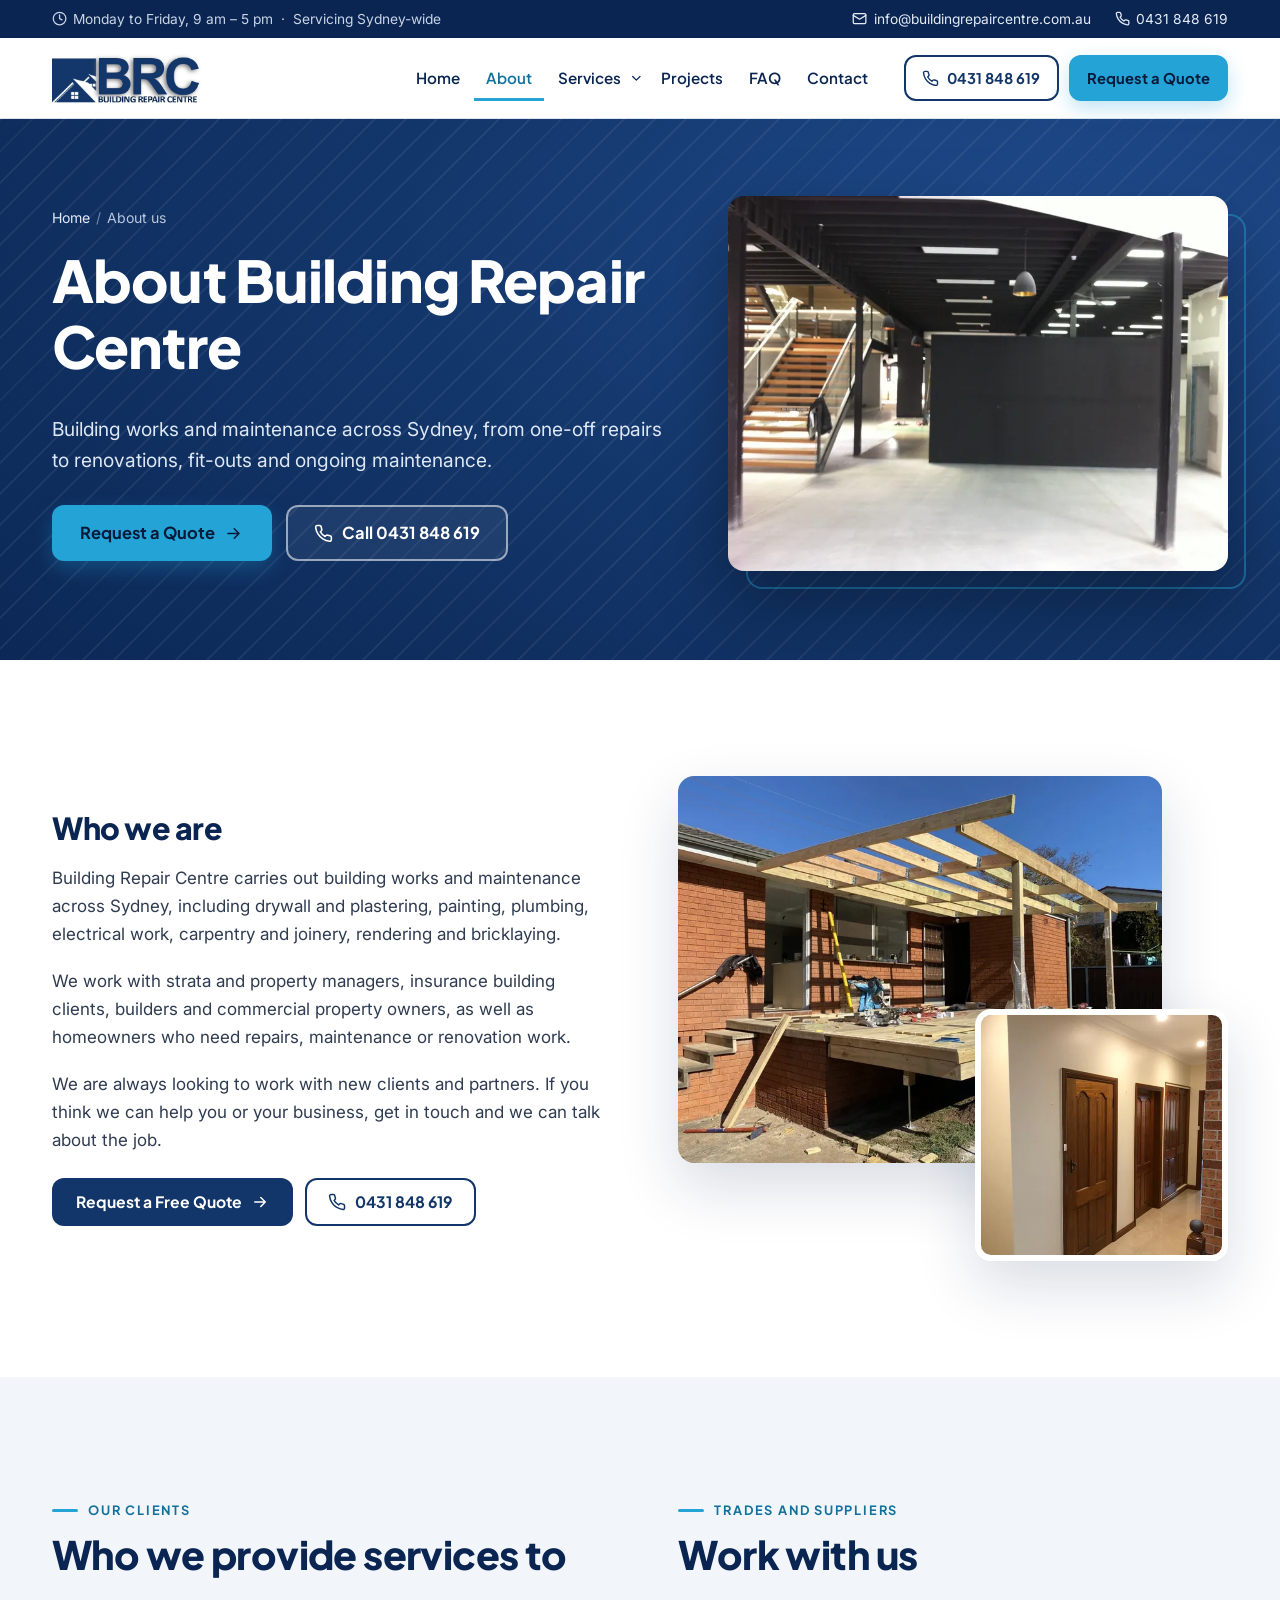
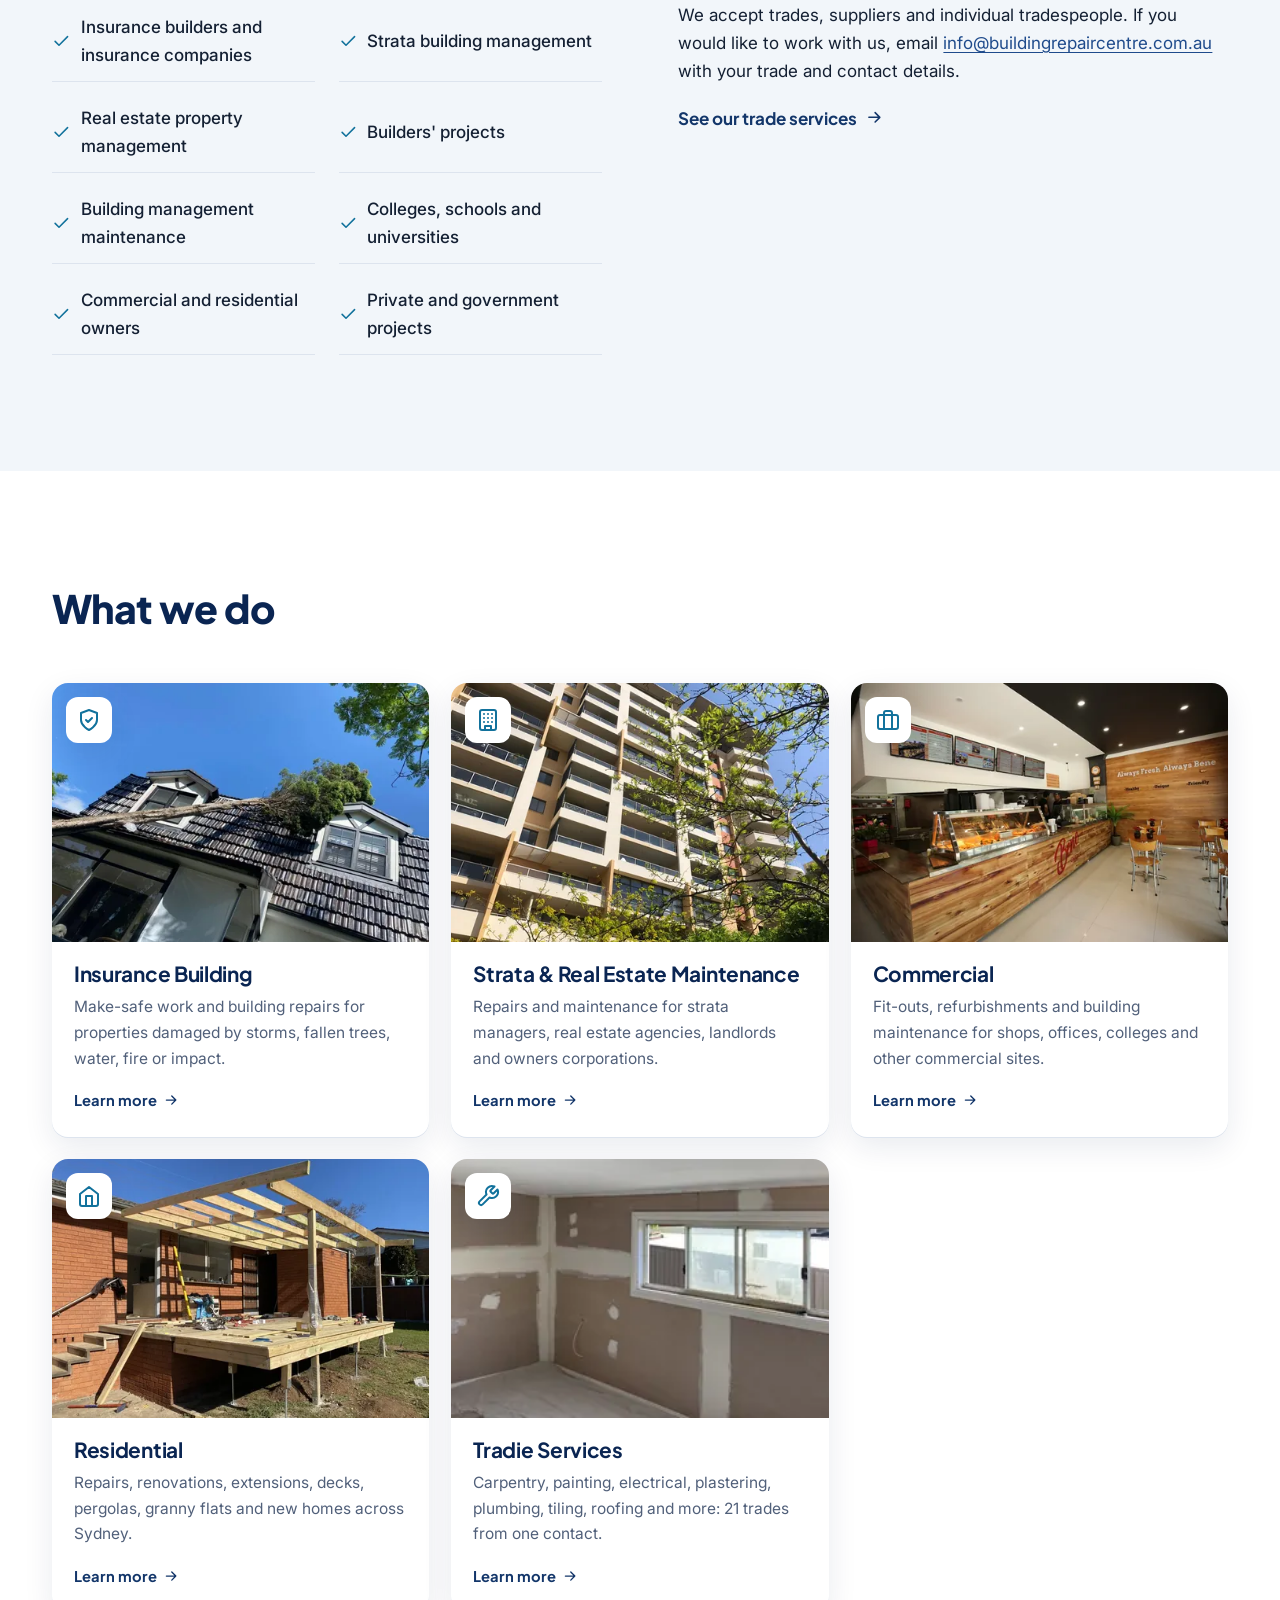
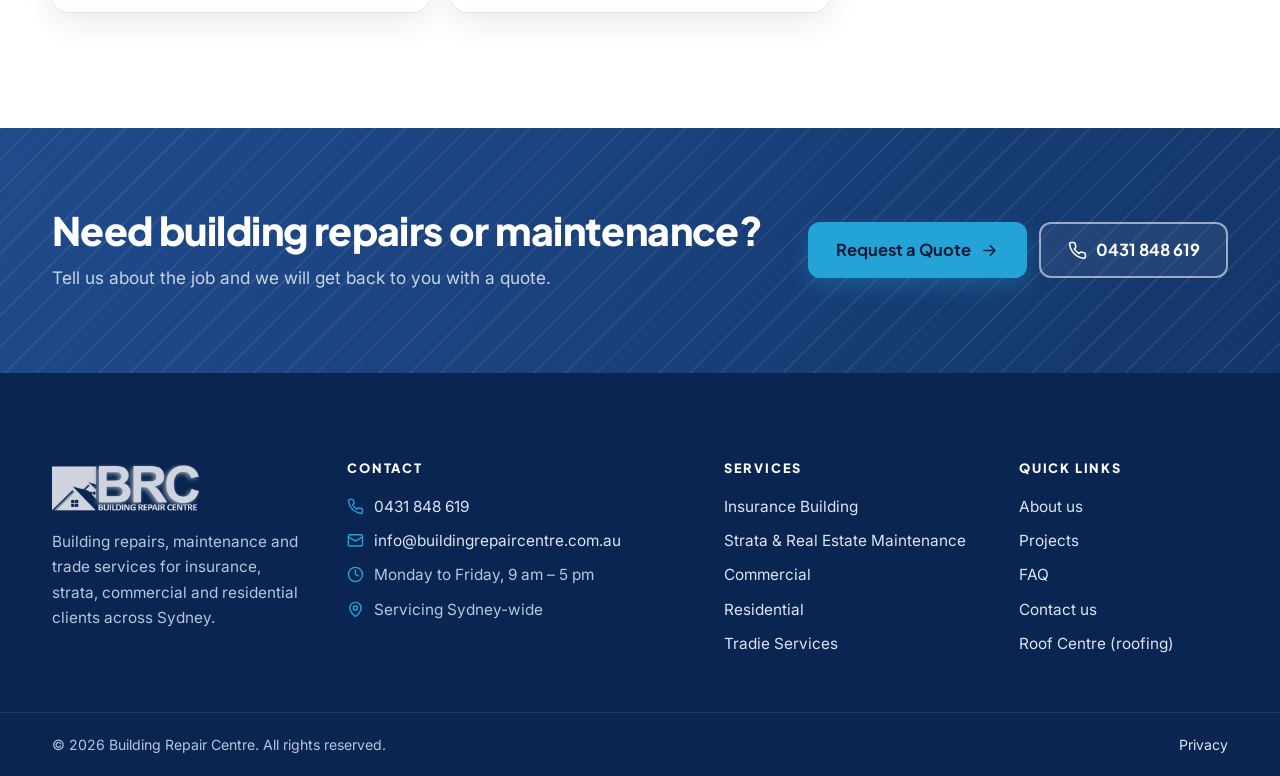
<file: about-us/index.html>
<!doctype html>
<html lang="en-AU">
<head>
<meta charset="utf-8">
<meta name="viewport" content="width=device-width, initial-scale=1">
<title>About Us | Building Repair Centre Sydney</title>
<meta name="description" content="Building Repair Centre carries out building works and maintenance across Sydney for insurance, strata, real estate, commercial and residential clients.">
<link rel="canonical" href="https://www.buildingrepaircentre.com.au/about-us/">
<meta property="og:type" content="website">
<meta property="og:site_name" content="Building Repair Centre">
<meta property="og:locale" content="en_AU">
<meta property="og:title" content="About Us | Building Repair Centre Sydney">
<meta property="og:description" content="Building Repair Centre carries out building works and maintenance across Sydney for insurance, strata, real estate, commercial and residential clients.">
<meta property="og:url" content="https://www.buildingrepaircentre.com.au/about-us/">
<meta property="og:image" content="https://www.buildingrepaircentre.com.au/assets/img/og-building-repair-centre.jpg">
<meta name="twitter:card" content="summary_large_image">
<meta name="theme-color" content="#0a2552">
<link rel="icon" href="/favicon.ico" sizes="any">
<link rel="icon" href="/favicon-32.png" type="image/png" sizes="32x32">
<link rel="apple-touch-icon" href="/apple-touch-icon.png">
<link rel="manifest" href="/site.webmanifest">
<link rel="preconnect" href="https://fonts.googleapis.com">
<link rel="preconnect" href="https://fonts.gstatic.com" crossorigin>
<link rel="stylesheet" href="https://fonts.googleapis.com/css2?family=Inter:wght@400;500;600&family=Plus+Jakarta+Sans:wght@600;700;800&display=swap">
<link rel="stylesheet" href="/assets/css/site.css?v=586dcebb08">
<script>document.documentElement.classList.add('js')</script>
<script src="/assets/js/site.js?v=586dcebb08" defer></script>
<script type="application/ld+json">{"@context": "https://schema.org", "@type": "BreadcrumbList", "itemListElement": [{"@type": "ListItem", "position": 1, "name": "Home", "item": "https://www.buildingrepaircentre.com.au/"}, {"@type": "ListItem", "position": 2, "name": "About us", "item": "https://www.buildingrepaircentre.com.au/about-us/"}]}</script>
</head>
<body>
<a class="skip-link" href="#main">Skip to content</a>
<div class="topbar">
  <div class="container topbar__inner">
    <span><svg class="icon" viewBox="0 0 24 24" aria-hidden="true" focusable="false"><circle cx="12" cy="12" r="10"/><path d="M12 6v6l4 2"/></svg> Monday to Friday, 9 am – 5 pm &nbsp;·&nbsp; Servicing Sydney-wide</span>
    <span class="topbar__links"><a href="mailto:info@buildingrepaircentre.com.au"><svg class="icon" viewBox="0 0 24 24" aria-hidden="true" focusable="false"><rect x="2" y="4" width="20" height="16" rx="2"/><path d="m22 7-10 6L2 7"/></svg> info@buildingrepaircentre.com.au</a><a href="tel:+61431848619"><svg class="icon" viewBox="0 0 24 24" aria-hidden="true" focusable="false"><path d="M22 16.92v3a2 2 0 0 1-2.18 2 19.79 19.79 0 0 1-8.63-3.07 19.5 19.5 0 0 1-6-6 19.79 19.79 0 0 1-3.07-8.67A2 2 0 0 1 4.11 2h3a2 2 0 0 1 2 1.72c.13.96.36 1.9.7 2.81a2 2 0 0 1-.45 2.11L8.09 9.91a16 16 0 0 0 6 6l1.27-1.27a2 2 0 0 1 2.11-.45c.91.34 1.85.57 2.81.7A2 2 0 0 1 22 16.92z"/></svg> 0431 848 619</a></span>
  </div>
</div>
<header class="site-header" data-header>
  <div class="container site-header__inner">
    <a class="brand" href="/" aria-label="Building Repair Centre home">
      <img src="/assets/img/logo.webp" width="466" height="156" alt="Building Repair Centre">
    </a>
    <nav class="nav" id="site-nav" aria-label="Main">
      <ul class="nav__list" role="list">
        <li><a href="/">Home</a></li>
        <li><a href="/about-us/" aria-current="page">About</a></li>
        <li class="nav__has-sub">
          <a href="/services/">Services</a>
          <button class="nav__sub-toggle" type="button" aria-expanded="false" aria-controls="sub-services"><span class="visually-hidden">Show services</span><svg class="icon" viewBox="0 0 24 24" aria-hidden="true" focusable="false"><path d="m6 9 6 6 6-6"/></svg></button>
          <div class="nav__sub" id="sub-services">
            <ul role="list"><li><a href="/insurance-building/"><svg class="icon" viewBox="0 0 24 24" aria-hidden="true" focusable="false"><path d="M12 22s8-4 8-10V5l-8-3-8 3v7c0 6 8 10 8 10z"/><path d="m9 12 2 2 4-4"/></svg>Insurance Building</a></li><li><a href="/strata-real-estate-maintenance/"><svg class="icon" viewBox="0 0 24 24" aria-hidden="true" focusable="false"><rect x="4" y="2" width="16" height="20" rx="2"/><path d="M9 22v-4h6v4M8 6h.01M12 6h.01M16 6h.01M8 10h.01M12 10h.01M16 10h.01M8 14h.01M12 14h.01M16 14h.01"/></svg>Strata &amp; Real Estate Maintenance</a></li><li><a href="/commercial/"><svg class="icon" viewBox="0 0 24 24" aria-hidden="true" focusable="false"><rect x="2" y="7" width="20" height="14" rx="2"/><path d="M16 21V5a2 2 0 0 0-2-2h-4a2 2 0 0 0-2 2v16"/></svg>Commercial</a></li><li><a href="/residential/"><svg class="icon" viewBox="0 0 24 24" aria-hidden="true" focusable="false"><path d="m3 10 9-7 9 7v10a2 2 0 0 1-2 2H5a2 2 0 0 1-2-2z"/><path d="M9 22V12h6v10"/></svg>Residential</a></li><li><a href="/tradie-services/"><svg class="icon" viewBox="0 0 24 24" aria-hidden="true" focusable="false"><path d="M14.7 6.3a1 1 0 0 0 0 1.4l1.6 1.6a1 1 0 0 0 1.4 0l3.77-3.77a6 6 0 0 1-7.94 7.94l-6.91 6.91a2.12 2.12 0 0 1-3-3l6.91-6.91a6 6 0 0 1 7.94-7.94l-3.76 3.76z"/></svg>Tradie Services</a></li></ul>
          </div>
        </li>
        <li><a href="/projects/">Projects</a></li>
        <li><a href="/faq/">FAQ</a></li>
        <li><a href="/contact-us/">Contact</a></li>
      </ul>
      <div class="nav__mobile-cta">
        <a class="btn btn--accent btn--block" href="/contact-us/#quote"><svg class="icon" viewBox="0 0 24 24" aria-hidden="true" focusable="false"><path d="M14 2H6a2 2 0 0 0-2 2v16a2 2 0 0 0 2 2h12a2 2 0 0 0 2-2V8z"/><path d="M14 2v6h6M16 13H8M16 17H8M10 9H8"/></svg> Request a Quote</a>
        <a class="btn btn--ghost-light btn--block" href="tel:+61431848619"><svg class="icon" viewBox="0 0 24 24" aria-hidden="true" focusable="false"><path d="M22 16.92v3a2 2 0 0 1-2.18 2 19.79 19.79 0 0 1-8.63-3.07 19.5 19.5 0 0 1-6-6 19.79 19.79 0 0 1-3.07-8.67A2 2 0 0 1 4.11 2h3a2 2 0 0 1 2 1.72c.13.96.36 1.9.7 2.81a2 2 0 0 1-.45 2.11L8.09 9.91a16 16 0 0 0 6 6l1.27-1.27a2 2 0 0 1 2.11-.45c.91.34 1.85.57 2.81.7A2 2 0 0 1 22 16.92z"/></svg> Call 0431 848 619</a>
        <p>Monday to Friday, 9 am – 5 pm<br><a href="mailto:info@buildingrepaircentre.com.au">info@buildingrepaircentre.com.au</a></p>
      </div>
    </nav>
    <div class="header-cta">
      <a class="btn btn--outline header-cta__call" href="tel:+61431848619" aria-label="Call 0431 848 619"><svg class="icon" viewBox="0 0 24 24" aria-hidden="true" focusable="false"><path d="M22 16.92v3a2 2 0 0 1-2.18 2 19.79 19.79 0 0 1-8.63-3.07 19.5 19.5 0 0 1-6-6 19.79 19.79 0 0 1-3.07-8.67A2 2 0 0 1 4.11 2h3a2 2 0 0 1 2 1.72c.13.96.36 1.9.7 2.81a2 2 0 0 1-.45 2.11L8.09 9.91a16 16 0 0 0 6 6l1.27-1.27a2 2 0 0 1 2.11-.45c.91.34 1.85.57 2.81.7A2 2 0 0 1 22 16.92z"/></svg><span>0431 848 619</span></a>
      <a class="btn btn--accent header-cta__quote" href="/contact-us/#quote">Request a Quote</a>
      <button class="menu-toggle" type="button" aria-expanded="false" aria-controls="site-nav" data-menu-toggle>
        <svg class="icon icon--open" viewBox="0 0 24 24" aria-hidden="true" focusable="false"><path d="M4 6h16M4 12h16M4 18h16"/></svg><svg class="icon icon--close" viewBox="0 0 24 24" aria-hidden="true" focusable="false"><path d="M18 6 6 18M6 6l12 12"/></svg><span class="visually-hidden">Menu</span>
      </button>
    </div>
  </div>
</header>
<main id="main" tabindex="-1">
<section class="page-hero">
  <div class="container page-hero__grid">
    <div class="page-hero__content">
      <nav class="breadcrumbs" aria-label="Breadcrumb"><ol role="list"><li><a href="/">Home</a></li><li aria-current="page">About us</li></ol></nav>
      <h1>About Building Repair Centre</h1>
      <p class="page-hero__lead">Building works and maintenance across Sydney, from one-off repairs to renovations, fit-outs and ongoing maintenance.</p>
      <div class="hero__actions">
        <a class="btn btn--accent btn--lg" href="/contact-us/#quote">Request a Quote <svg class="icon" viewBox="0 0 24 24" aria-hidden="true" focusable="false"><path d="M5 12h14M13 6l6 6-6 6"/></svg></a>
        <a class="btn btn--ghost-light btn--lg" href="tel:+61431848619"><svg class="icon" viewBox="0 0 24 24" aria-hidden="true" focusable="false"><path d="M22 16.92v3a2 2 0 0 1-2.18 2 19.79 19.79 0 0 1-8.63-3.07 19.5 19.5 0 0 1-6-6 19.79 19.79 0 0 1-3.07-8.67A2 2 0 0 1 4.11 2h3a2 2 0 0 1 2 1.72c.13.96.36 1.9.7 2.81a2 2 0 0 1-.45 2.11L8.09 9.91a16 16 0 0 0 6 6l1.27-1.27a2 2 0 0 1 2.11-.45c.91.34 1.85.57 2.81.7A2 2 0 0 1 22 16.92z"/></svg> Call 0431 848 619</a>
      </div>
    </div>
    <div class="page-hero__photo"><img src="/assets/img/camperdown-stairs-800.webp" srcset="/assets/img/camperdown-stairs-480.webp 480w, /assets/img/camperdown-stairs-800.webp 800w, /assets/img/camperdown-stairs-1200.webp 1200w, /assets/img/camperdown-stairs-1600.webp 1600w" sizes="(min-width: 900px) 500px, min(560px, 92vw)" width="800" height="598" alt="Camperdown commercial fit-out: open-plan floor with a new steel staircase" loading="eager" decoding="async" fetchpriority="high"></div>
  </div>
</section>
<section class="section">
  <div class="container split">
    <div class="split__text prose reveal">
      <h2>Who we are</h2>
      <p>Building Repair Centre carries out building works and maintenance across Sydney, including drywall and plastering, painting, plumbing, electrical work, carpentry and joinery, rendering and bricklaying.</p><p>We work with strata and property managers, insurance building clients, builders and commercial property owners, as well as homeowners who need repairs, maintenance or renovation work.</p><p>We are always looking to work with new clients and partners. If you think we can help you or your business, get in touch and we can talk about the job.</p>
      <div class="btn-row">
        <a class="btn btn--primary" href="/contact-us/#quote">Request a Free Quote <svg class="icon" viewBox="0 0 24 24" aria-hidden="true" focusable="false"><path d="M5 12h14M13 6l6 6-6 6"/></svg></a>
        <a class="btn btn--outline" href="tel:+61431848619"><svg class="icon" viewBox="0 0 24 24" aria-hidden="true" focusable="false"><path d="M22 16.92v3a2 2 0 0 1-2.18 2 19.79 19.79 0 0 1-8.63-3.07 19.5 19.5 0 0 1-6-6 19.79 19.79 0 0 1-3.07-8.67A2 2 0 0 1 4.11 2h3a2 2 0 0 1 2 1.72c.13.96.36 1.9.7 2.81a2 2 0 0 1-.45 2.11L8.09 9.91a16 16 0 0 0 6 6l1.27-1.27a2 2 0 0 1 2.11-.45c.91.34 1.85.57 2.81.7A2 2 0 0 1 22 16.92z"/></svg> 0431 848 619</a>
      </div>
    </div>
    <div class="split__media reveal">
      <div class="stack">
        <img class="stack__a" src="/assets/img/deck-pergola-cn-800.webp" srcset="/assets/img/deck-pergola-cn-480.webp 480w, /assets/img/deck-pergola-cn-800.webp 800w, /assets/img/deck-pergola-cn-1200.webp 1200w, /assets/img/deck-pergola-cn-1600.webp 1600w" sizes="(min-width: 900px) 40vw, 90vw" width="800" height="600" alt="Chipping Norton: new timber deck and pergola framing at the back of a brick home" loading="lazy" decoding="async">
        <img class="stack__b" src="/assets/img/hallway-doors-800.webp" srcset="/assets/img/hallway-doors-480.webp 480w, /assets/img/hallway-doors-800.webp 800w, /assets/img/hallway-doors-956.webp 956w" sizes="(min-width: 900px) 22vw, 50vw" width="800" height="1068" alt="Hallway with timber doors, cornices and tiled floor" loading="lazy" decoding="async">
      </div>
    </div>
  </div>
</section>
<section class="section section--tint">
  <div class="container split split--top">
    <div class="reveal">
      <p class="eyebrow">Our clients</p>
      <h2>Who we provide services to</h2>
      <ul class="clients" role="list"><li><svg class="icon" viewBox="0 0 24 24" aria-hidden="true" focusable="false"><path d="M20 6 9 17l-5-5"/></svg>Insurance builders and insurance companies</li><li><svg class="icon" viewBox="0 0 24 24" aria-hidden="true" focusable="false"><path d="M20 6 9 17l-5-5"/></svg>Strata building management</li><li><svg class="icon" viewBox="0 0 24 24" aria-hidden="true" focusable="false"><path d="M20 6 9 17l-5-5"/></svg>Real estate property management</li><li><svg class="icon" viewBox="0 0 24 24" aria-hidden="true" focusable="false"><path d="M20 6 9 17l-5-5"/></svg>Builders&#x27; projects</li><li><svg class="icon" viewBox="0 0 24 24" aria-hidden="true" focusable="false"><path d="M20 6 9 17l-5-5"/></svg>Building management maintenance</li><li><svg class="icon" viewBox="0 0 24 24" aria-hidden="true" focusable="false"><path d="M20 6 9 17l-5-5"/></svg>Colleges, schools and universities</li><li><svg class="icon" viewBox="0 0 24 24" aria-hidden="true" focusable="false"><path d="M20 6 9 17l-5-5"/></svg>Commercial and residential owners</li><li><svg class="icon" viewBox="0 0 24 24" aria-hidden="true" focusable="false"><path d="M20 6 9 17l-5-5"/></svg>Private and government projects</li></ul>
    </div>
    <div class="reveal">
      <p class="eyebrow">Trades and suppliers</p>
      <h2>Work with us</h2>
      <p>We accept trades, suppliers and individual tradespeople. If you would like to work with us, email <a href="mailto:info@buildingrepaircentre.com.au">info@buildingrepaircentre.com.au</a> with your trade and contact details.</p>
      <a class="link-arrow" href="/tradie-services/">See our trade services <svg class="icon" viewBox="0 0 24 24" aria-hidden="true" focusable="false"><path d="M5 12h14M13 6l6 6-6 6"/></svg></a>
    </div>
  </div>
</section>
<section class="section">
  <div class="container">
    <div class="section-head reveal"><h2>What we do</h2></div>
    <ul class="sector-grid sector-grid--5" role="list"><li class="sector reveal">
  <a href="/insurance-building/">
    <div class="sector__img"><img src="/assets/img/storm-tree-roof-800.webp" srcset="/assets/img/storm-tree-roof-480.webp 480w, /assets/img/storm-tree-roof-800.webp 800w, /assets/img/storm-tree-roof-1200.webp 1200w, /assets/img/storm-tree-roof-1276.webp 1276w" sizes="(min-width: 1100px) 300px, (min-width: 560px) 50vw, 100vw" width="800" height="599" alt="Tree fallen across the tiled roof of a two-storey house" loading="lazy" decoding="async"></div>
    <span class="sector__badge"><svg class="icon" viewBox="0 0 24 24" aria-hidden="true" focusable="false"><path d="M12 22s8-4 8-10V5l-8-3-8 3v7c0 6 8 10 8 10z"/><path d="m9 12 2 2 4-4"/></svg></span>
    <div class="sector__body">
      <h3>Insurance Building</h3>
      <p>Make-safe work and building repairs for properties damaged by storms, fallen trees, water, fire or impact.</p>
      <span class="sector__more">Learn more <svg class="icon" viewBox="0 0 24 24" aria-hidden="true" focusable="false"><path d="M5 12h14M13 6l6 6-6 6"/></svg></span>
    </div>
  </a>
</li><li class="sector reveal">
  <a href="/strata-real-estate-maintenance/">
    <div class="sector__img"><img src="/assets/img/redfern-apartments-800.webp" srcset="/assets/img/redfern-apartments-480.webp 480w, /assets/img/redfern-apartments-800.webp 800w, /assets/img/redfern-apartments-1200.webp 1200w, /assets/img/redfern-apartments-1600.webp 1600w" sizes="(min-width: 1100px) 300px, (min-width: 560px) 50vw, 100vw" width="800" height="600" alt="Multi-storey apartment building in Redfern" loading="lazy" decoding="async"></div>
    <span class="sector__badge"><svg class="icon" viewBox="0 0 24 24" aria-hidden="true" focusable="false"><rect x="4" y="2" width="16" height="20" rx="2"/><path d="M9 22v-4h6v4M8 6h.01M12 6h.01M16 6h.01M8 10h.01M12 10h.01M16 10h.01M8 14h.01M12 14h.01M16 14h.01"/></svg></span>
    <div class="sector__body">
      <h3>Strata &amp; Real Estate Maintenance</h3>
      <p>Repairs and maintenance for strata managers, real estate agencies, landlords and owners corporations.</p>
      <span class="sector__more">Learn more <svg class="icon" viewBox="0 0 24 24" aria-hidden="true" focusable="false"><path d="M5 12h14M13 6l6 6-6 6"/></svg></span>
    </div>
  </a>
</li><li class="sector reveal">
  <a href="/commercial/">
    <div class="sector__img"><img src="/assets/img/cafe-fitout-800.webp" srcset="/assets/img/cafe-fitout-480.webp 480w, /assets/img/cafe-fitout-800.webp 800w, /assets/img/cafe-fitout-1200.webp 1200w, /assets/img/cafe-fitout-1600.webp 1600w" sizes="(min-width: 1100px) 300px, (min-width: 560px) 50vw, 100vw" width="800" height="533" alt="Completed café fit-out with timber-clad counter, display cabinet and pendant lights" loading="lazy" decoding="async"></div>
    <span class="sector__badge"><svg class="icon" viewBox="0 0 24 24" aria-hidden="true" focusable="false"><rect x="2" y="7" width="20" height="14" rx="2"/><path d="M16 21V5a2 2 0 0 0-2-2h-4a2 2 0 0 0-2 2v16"/></svg></span>
    <div class="sector__body">
      <h3>Commercial</h3>
      <p>Fit-outs, refurbishments and building maintenance for shops, offices, colleges and other commercial sites.</p>
      <span class="sector__more">Learn more <svg class="icon" viewBox="0 0 24 24" aria-hidden="true" focusable="false"><path d="M5 12h14M13 6l6 6-6 6"/></svg></span>
    </div>
  </a>
</li><li class="sector reveal">
  <a href="/residential/">
    <div class="sector__img"><img src="/assets/img/deck-pergola-cn-800.webp" srcset="/assets/img/deck-pergola-cn-480.webp 480w, /assets/img/deck-pergola-cn-800.webp 800w, /assets/img/deck-pergola-cn-1200.webp 1200w, /assets/img/deck-pergola-cn-1600.webp 1600w" sizes="(min-width: 1100px) 300px, (min-width: 560px) 50vw, 100vw" width="800" height="600" alt="Chipping Norton: new timber deck and pergola framing at the back of a brick home" loading="lazy" decoding="async"></div>
    <span class="sector__badge"><svg class="icon" viewBox="0 0 24 24" aria-hidden="true" focusable="false"><path d="m3 10 9-7 9 7v10a2 2 0 0 1-2 2H5a2 2 0 0 1-2-2z"/><path d="M9 22V12h6v10"/></svg></span>
    <div class="sector__body">
      <h3>Residential</h3>
      <p>Repairs, renovations, extensions, decks, pergolas, granny flats and new homes across Sydney.</p>
      <span class="sector__more">Learn more <svg class="icon" viewBox="0 0 24 24" aria-hidden="true" focusable="false"><path d="M5 12h14M13 6l6 6-6 6"/></svg></span>
    </div>
  </a>
</li><li class="sector reveal">
  <a href="/tradie-services/">
    <div class="sector__img"><img src="/assets/img/plastered-room-800.webp" srcset="/assets/img/plastered-room-480.webp 480w, /assets/img/plastered-room-800.webp 800w, /assets/img/plastered-room-1200.webp 1200w" sizes="(min-width: 1100px) 300px, (min-width: 560px) 50vw, 100vw" width="800" height="333" alt="Room with new plasterboard walls set and ready for painting" loading="lazy" decoding="async"></div>
    <span class="sector__badge"><svg class="icon" viewBox="0 0 24 24" aria-hidden="true" focusable="false"><path d="M14.7 6.3a1 1 0 0 0 0 1.4l1.6 1.6a1 1 0 0 0 1.4 0l3.77-3.77a6 6 0 0 1-7.94 7.94l-6.91 6.91a2.12 2.12 0 0 1-3-3l6.91-6.91a6 6 0 0 1 7.94-7.94l-3.76 3.76z"/></svg></span>
    <div class="sector__body">
      <h3>Tradie Services</h3>
      <p>Carpentry, painting, electrical, plastering, plumbing, tiling, roofing and more: 21 trades from one contact.</p>
      <span class="sector__more">Learn more <svg class="icon" viewBox="0 0 24 24" aria-hidden="true" focusable="false"><path d="M5 12h14M13 6l6 6-6 6"/></svg></span>
    </div>
  </a>
</li></ul>
  </div>
</section>
</main>
<section class="cta-band" aria-labelledby="cta-band-title">
  <div class="container cta-band__inner">
    <div>
      <h2 id="cta-band-title">Need building repairs or maintenance?</h2>
      <p>Tell us about the job and we will get back to you with a quote.</p>
    </div>
    <div class="cta-band__actions">
      <a class="btn btn--accent btn--lg" href="/contact-us/#quote">Request a Quote <svg class="icon" viewBox="0 0 24 24" aria-hidden="true" focusable="false"><path d="M5 12h14M13 6l6 6-6 6"/></svg></a>
      <a class="btn btn--ghost-light btn--lg" href="tel:+61431848619"><svg class="icon" viewBox="0 0 24 24" aria-hidden="true" focusable="false"><path d="M22 16.92v3a2 2 0 0 1-2.18 2 19.79 19.79 0 0 1-8.63-3.07 19.5 19.5 0 0 1-6-6 19.79 19.79 0 0 1-3.07-8.67A2 2 0 0 1 4.11 2h3a2 2 0 0 1 2 1.72c.13.96.36 1.9.7 2.81a2 2 0 0 1-.45 2.11L8.09 9.91a16 16 0 0 0 6 6l1.27-1.27a2 2 0 0 1 2.11-.45c.91.34 1.85.57 2.81.7A2 2 0 0 1 22 16.92z"/></svg> 0431 848 619</a>
    </div>
  </div>
</section>
<footer class="site-footer">
  <div class="container site-footer__grid">
    <div class="site-footer__brand">
      <img src="/assets/img/logo-white.webp" width="466" height="156" alt="Building Repair Centre" loading="lazy">
      <p>Building repairs, maintenance and trade services for insurance, strata, commercial and residential clients across Sydney.</p>
    </div>
    <div>
      <h2 class="site-footer__title">Contact</h2>
      <ul class="site-footer__contact" role="list">
        <li><svg class="icon" viewBox="0 0 24 24" aria-hidden="true" focusable="false"><path d="M22 16.92v3a2 2 0 0 1-2.18 2 19.79 19.79 0 0 1-8.63-3.07 19.5 19.5 0 0 1-6-6 19.79 19.79 0 0 1-3.07-8.67A2 2 0 0 1 4.11 2h3a2 2 0 0 1 2 1.72c.13.96.36 1.9.7 2.81a2 2 0 0 1-.45 2.11L8.09 9.91a16 16 0 0 0 6 6l1.27-1.27a2 2 0 0 1 2.11-.45c.91.34 1.85.57 2.81.7A2 2 0 0 1 22 16.92z"/></svg><a href="tel:+61431848619">0431 848 619</a></li>
        <li><svg class="icon" viewBox="0 0 24 24" aria-hidden="true" focusable="false"><rect x="2" y="4" width="20" height="16" rx="2"/><path d="m22 7-10 6L2 7"/></svg><a href="mailto:info@buildingrepaircentre.com.au">info@buildingrepaircentre.com.au</a></li>
        <li><svg class="icon" viewBox="0 0 24 24" aria-hidden="true" focusable="false"><circle cx="12" cy="12" r="10"/><path d="M12 6v6l4 2"/></svg><span>Monday to Friday, 9 am – 5 pm</span></li>
        <li><svg class="icon" viewBox="0 0 24 24" aria-hidden="true" focusable="false"><path d="M20 10c0 6-8 12-8 12s-8-6-8-12a8 8 0 0 1 16 0Z"/><circle cx="12" cy="10" r="3"/></svg><span>Servicing Sydney-wide</span></li>
      </ul>
    </div>
    <div>
      <h2 class="site-footer__title">Services</h2>
      <ul role="list"><li><a href="/insurance-building/">Insurance Building</a></li><li><a href="/strata-real-estate-maintenance/">Strata &amp; Real Estate Maintenance</a></li><li><a href="/commercial/">Commercial</a></li><li><a href="/residential/">Residential</a></li><li><a href="/tradie-services/">Tradie Services</a></li></ul>
    </div>
    <div>
      <h2 class="site-footer__title">Quick links</h2>
      <ul role="list">
        <li><a href="/about-us/">About us</a></li>
        <li><a href="/projects/">Projects</a></li>
        <li><a href="/faq/">FAQ</a></li>
        <li><a href="/contact-us/">Contact us</a></li>
        <li><a href="https://www.roofcentre.com.au/" rel="noopener">Roof Centre (roofing)</a></li>
      </ul>
    </div>
  </div>
  <div class="site-footer__base">
    <div class="container">
      <p>&copy; 2026 Building Repair Centre. All rights reserved.</p>
      <p><a href="/privacy/">Privacy</a></p>
    </div>
  </div>
</footer>
<div class="mobile-bar" aria-label="Quick contact">
  <a class="mobile-bar__call" href="tel:+61431848619"><svg class="icon" viewBox="0 0 24 24" aria-hidden="true" focusable="false"><path d="M22 16.92v3a2 2 0 0 1-2.18 2 19.79 19.79 0 0 1-8.63-3.07 19.5 19.5 0 0 1-6-6 19.79 19.79 0 0 1-3.07-8.67A2 2 0 0 1 4.11 2h3a2 2 0 0 1 2 1.72c.13.96.36 1.9.7 2.81a2 2 0 0 1-.45 2.11L8.09 9.91a16 16 0 0 0 6 6l1.27-1.27a2 2 0 0 1 2.11-.45c.91.34 1.85.57 2.81.7A2 2 0 0 1 22 16.92z"/></svg> Call</a>
  <a class="mobile-bar__quote" href="/contact-us/#quote"><svg class="icon" viewBox="0 0 24 24" aria-hidden="true" focusable="false"><path d="M14 2H6a2 2 0 0 0-2 2v16a2 2 0 0 0 2 2h12a2 2 0 0 0 2-2V8z"/><path d="M14 2v6h6M16 13H8M16 17H8M10 9H8"/></svg> Request a Quote</a>
</div>
<dialog class="lightbox" data-lightbox aria-label="Photo viewer">
  <figure>
    <img alt="" data-lightbox-img>
    <figcaption data-lightbox-caption></figcaption>
  </figure>
  <button class="lightbox__btn lightbox__close" type="button" data-lightbox-close aria-label="Close"><svg class="icon" viewBox="0 0 24 24" aria-hidden="true" focusable="false"><path d="M18 6 6 18M6 6l12 12"/></svg></button>
  <button class="lightbox__btn lightbox__prev" type="button" data-lightbox-prev aria-label="Previous photo"><svg class="icon" viewBox="0 0 24 24" aria-hidden="true" focusable="false"><path d="M5 12h14M13 6l6 6-6 6"/></svg></button>
  <button class="lightbox__btn lightbox__next" type="button" data-lightbox-next aria-label="Next photo"><svg class="icon" viewBox="0 0 24 24" aria-hidden="true" focusable="false"><path d="M5 12h14M13 6l6 6-6 6"/></svg></button>
</dialog>
</body>
</html>
</file>
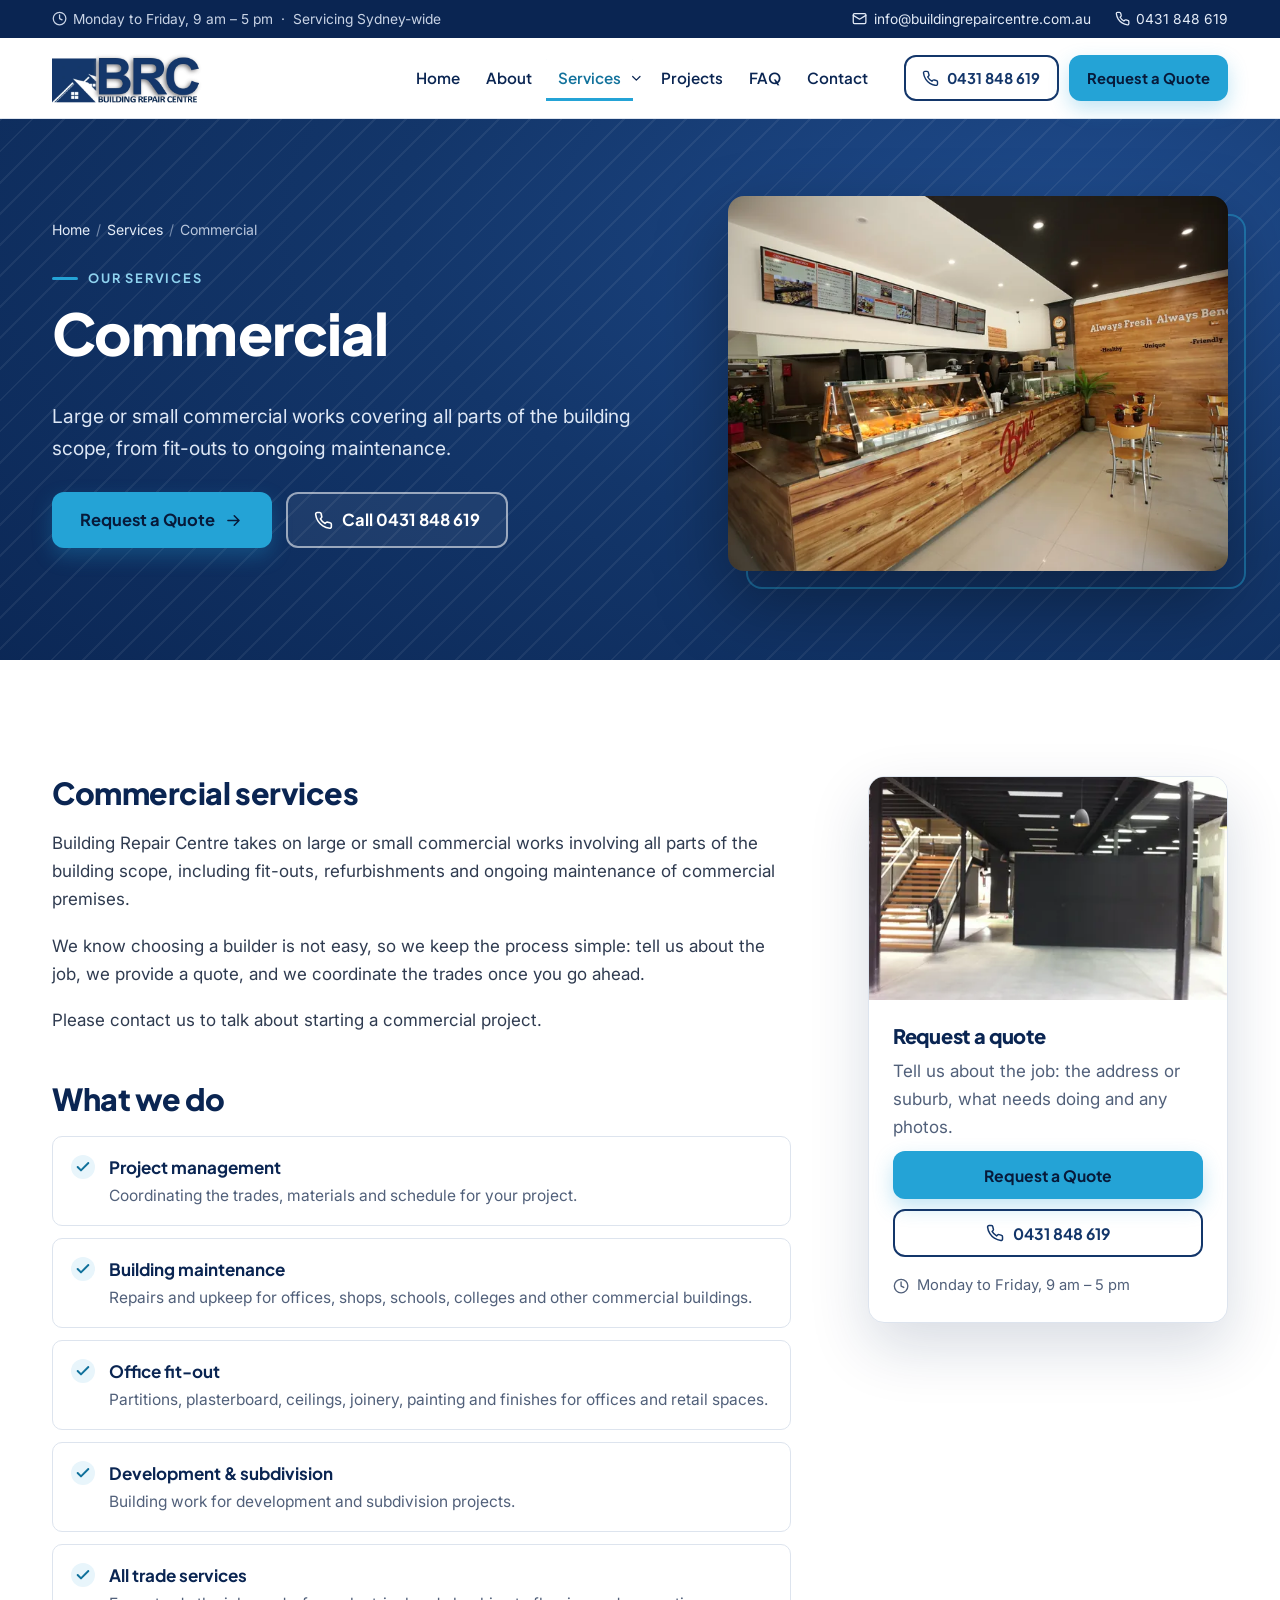
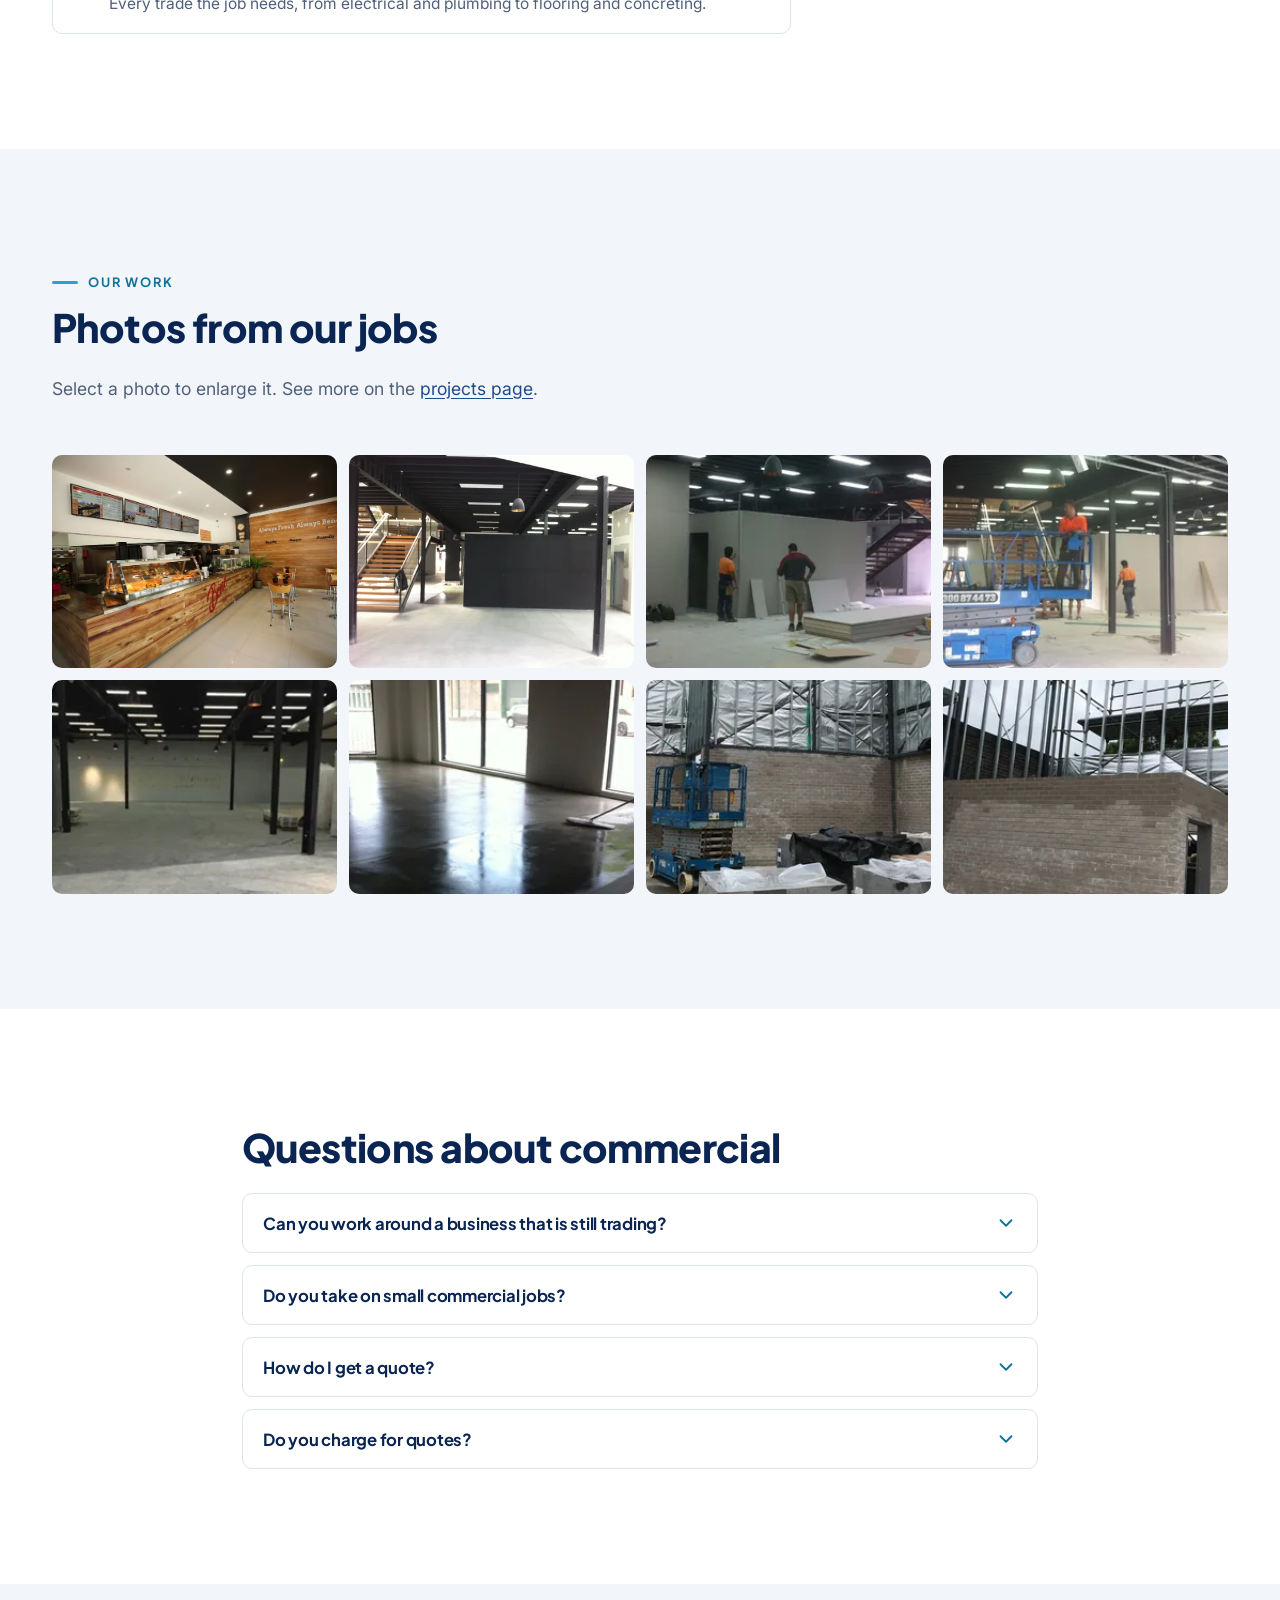
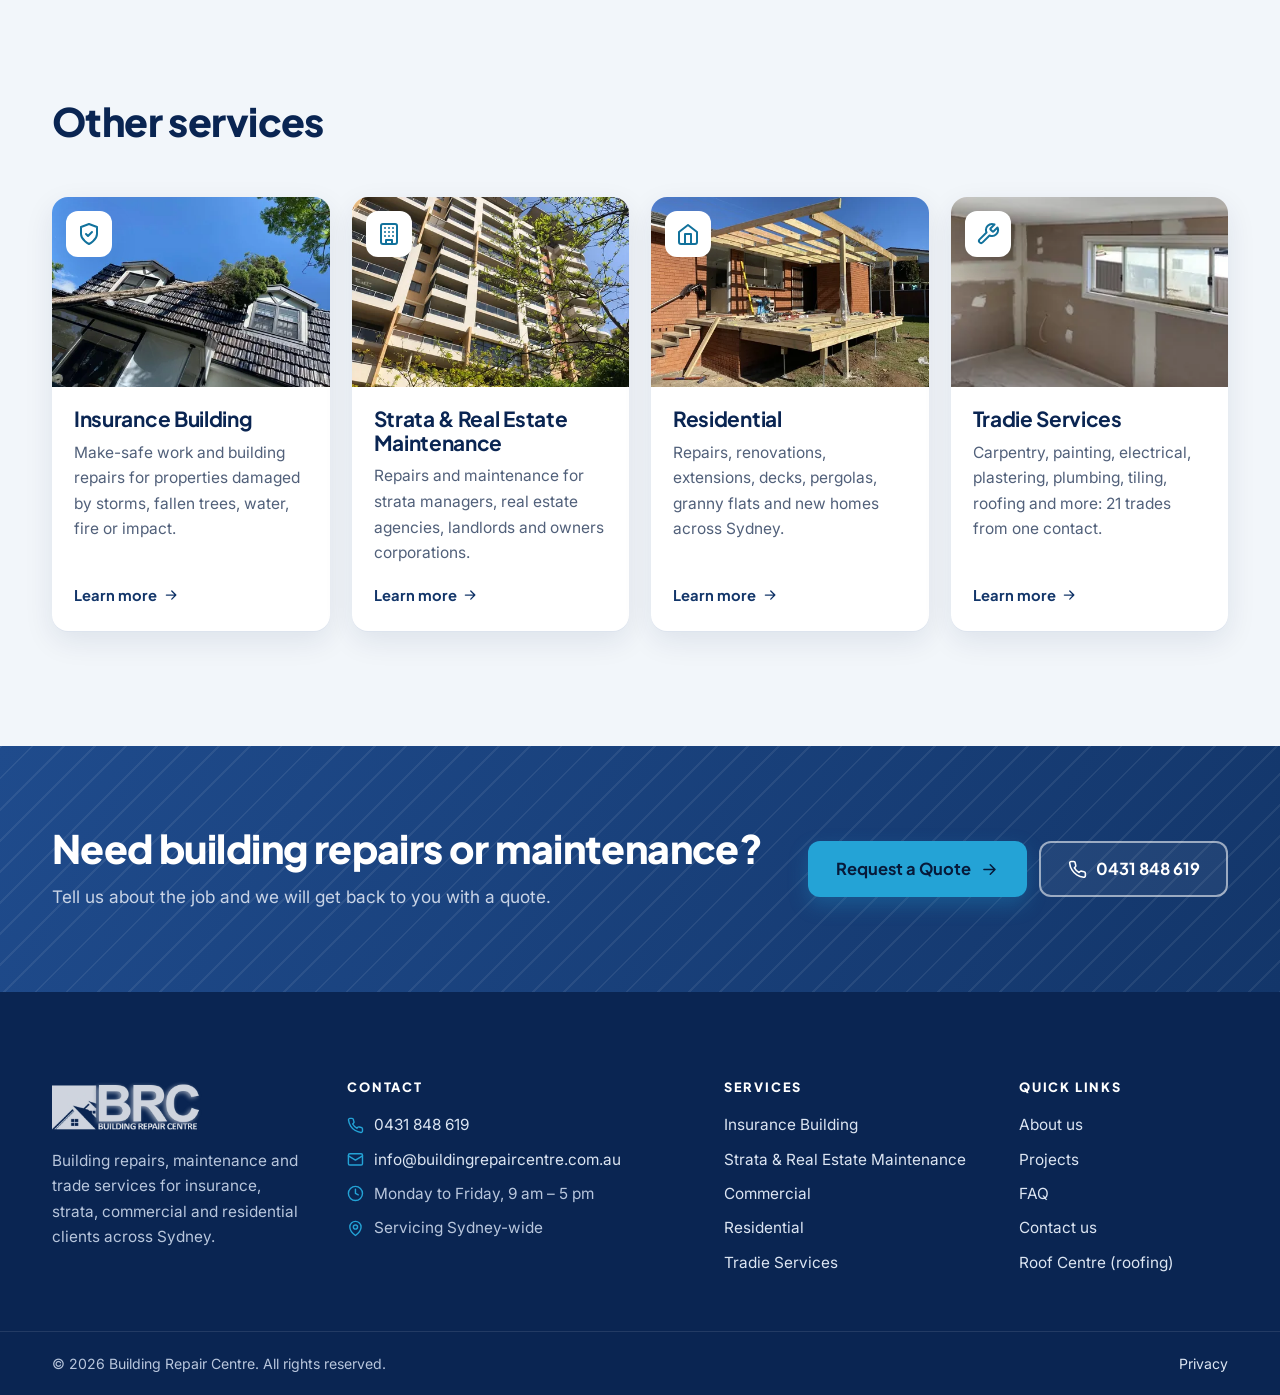
<file: commercial/index.html>
<!doctype html>
<html lang="en-AU">
<head>
<meta charset="utf-8">
<meta name="viewport" content="width=device-width, initial-scale=1">
<title>Commercial Fit-outs &amp; Maintenance | Building Repair Centre</title>
<meta name="description" content="Commercial building work in Sydney: office and shop fit-outs, refurbishments, project management and building maintenance. Call 0431 848 619.">
<link rel="canonical" href="https://www.buildingrepaircentre.com.au/commercial/">
<meta property="og:type" content="website">
<meta property="og:site_name" content="Building Repair Centre">
<meta property="og:locale" content="en_AU">
<meta property="og:title" content="Commercial Fit-outs &amp; Maintenance | Building Repair Centre">
<meta property="og:description" content="Commercial building work in Sydney: office and shop fit-outs, refurbishments, project management and building maintenance. Call 0431 848 619.">
<meta property="og:url" content="https://www.buildingrepaircentre.com.au/commercial/">
<meta property="og:image" content="https://www.buildingrepaircentre.com.au/assets/img/cafe-fitout-1200.webp">
<meta name="twitter:card" content="summary_large_image">
<meta name="theme-color" content="#0a2552">
<link rel="icon" href="/favicon.ico" sizes="any">
<link rel="icon" href="/favicon-32.png" type="image/png" sizes="32x32">
<link rel="apple-touch-icon" href="/apple-touch-icon.png">
<link rel="manifest" href="/site.webmanifest">
<link rel="preconnect" href="https://fonts.googleapis.com">
<link rel="preconnect" href="https://fonts.gstatic.com" crossorigin>
<link rel="stylesheet" href="https://fonts.googleapis.com/css2?family=Inter:wght@400;500;600&family=Plus+Jakarta+Sans:wght@600;700;800&display=swap">
<link rel="stylesheet" href="/assets/css/site.css?v=586dcebb08">
<script>document.documentElement.classList.add('js')</script>
<script src="/assets/js/site.js?v=586dcebb08" defer></script>
<script type="application/ld+json">{"@context": "https://schema.org", "@type": "BreadcrumbList", "itemListElement": [{"@type": "ListItem", "position": 1, "name": "Home", "item": "https://www.buildingrepaircentre.com.au/"}, {"@type": "ListItem", "position": 2, "name": "Services", "item": "https://www.buildingrepaircentre.com.au/services/"}, {"@type": "ListItem", "position": 3, "name": "Commercial", "item": "https://www.buildingrepaircentre.com.au/commercial/"}]}</script><script type="application/ld+json">{"@context": "https://schema.org", "@type": "FAQPage", "mainEntity": [{"@type": "Question", "name": "Can you work around a business that is still trading?", "acceptedAnswer": {"@type": "Answer", "text": "Tell us your trading hours and any restrictions when you request a quote, and we will plan the work around them where possible."}}, {"@type": "Question", "name": "Do you take on small commercial jobs?", "acceptedAnswer": {"@type": "Answer", "text": "Yes. We take on large and small commercial works, including one-off repairs and ongoing maintenance."}}, {"@type": "Question", "name": "How do I get a quote?", "acceptedAnswer": {"@type": "Answer", "text": "Call us on 0431 848 619 or send an enquiry. Include the address or suburb, a description of the work and, if you can, a few photos."}}, {"@type": "Question", "name": "Do you charge for quotes?", "acceptedAnswer": {"@type": "Answer", "text": "No. Quotes are free. For some jobs we will need to inspect the property before we can quote."}}]}</script>
</head>
<body>
<a class="skip-link" href="#main">Skip to content</a>
<div class="topbar">
  <div class="container topbar__inner">
    <span><svg class="icon" viewBox="0 0 24 24" aria-hidden="true" focusable="false"><circle cx="12" cy="12" r="10"/><path d="M12 6v6l4 2"/></svg> Monday to Friday, 9 am – 5 pm &nbsp;·&nbsp; Servicing Sydney-wide</span>
    <span class="topbar__links"><a href="mailto:info@buildingrepaircentre.com.au"><svg class="icon" viewBox="0 0 24 24" aria-hidden="true" focusable="false"><rect x="2" y="4" width="20" height="16" rx="2"/><path d="m22 7-10 6L2 7"/></svg> info@buildingrepaircentre.com.au</a><a href="tel:+61431848619"><svg class="icon" viewBox="0 0 24 24" aria-hidden="true" focusable="false"><path d="M22 16.92v3a2 2 0 0 1-2.18 2 19.79 19.79 0 0 1-8.63-3.07 19.5 19.5 0 0 1-6-6 19.79 19.79 0 0 1-3.07-8.67A2 2 0 0 1 4.11 2h3a2 2 0 0 1 2 1.72c.13.96.36 1.9.7 2.81a2 2 0 0 1-.45 2.11L8.09 9.91a16 16 0 0 0 6 6l1.27-1.27a2 2 0 0 1 2.11-.45c.91.34 1.85.57 2.81.7A2 2 0 0 1 22 16.92z"/></svg> 0431 848 619</a></span>
  </div>
</div>
<header class="site-header" data-header>
  <div class="container site-header__inner">
    <a class="brand" href="/" aria-label="Building Repair Centre home">
      <img src="/assets/img/logo.webp" width="466" height="156" alt="Building Repair Centre">
    </a>
    <nav class="nav" id="site-nav" aria-label="Main">
      <ul class="nav__list" role="list">
        <li><a href="/">Home</a></li>
        <li><a href="/about-us/">About</a></li>
        <li class="nav__has-sub is-active">
          <a href="/services/">Services</a>
          <button class="nav__sub-toggle" type="button" aria-expanded="false" aria-controls="sub-services"><span class="visually-hidden">Show services</span><svg class="icon" viewBox="0 0 24 24" aria-hidden="true" focusable="false"><path d="m6 9 6 6 6-6"/></svg></button>
          <div class="nav__sub" id="sub-services">
            <ul role="list"><li><a href="/insurance-building/"><svg class="icon" viewBox="0 0 24 24" aria-hidden="true" focusable="false"><path d="M12 22s8-4 8-10V5l-8-3-8 3v7c0 6 8 10 8 10z"/><path d="m9 12 2 2 4-4"/></svg>Insurance Building</a></li><li><a href="/strata-real-estate-maintenance/"><svg class="icon" viewBox="0 0 24 24" aria-hidden="true" focusable="false"><rect x="4" y="2" width="16" height="20" rx="2"/><path d="M9 22v-4h6v4M8 6h.01M12 6h.01M16 6h.01M8 10h.01M12 10h.01M16 10h.01M8 14h.01M12 14h.01M16 14h.01"/></svg>Strata &amp; Real Estate Maintenance</a></li><li><a href="/commercial/" aria-current="page"><svg class="icon" viewBox="0 0 24 24" aria-hidden="true" focusable="false"><rect x="2" y="7" width="20" height="14" rx="2"/><path d="M16 21V5a2 2 0 0 0-2-2h-4a2 2 0 0 0-2 2v16"/></svg>Commercial</a></li><li><a href="/residential/"><svg class="icon" viewBox="0 0 24 24" aria-hidden="true" focusable="false"><path d="m3 10 9-7 9 7v10a2 2 0 0 1-2 2H5a2 2 0 0 1-2-2z"/><path d="M9 22V12h6v10"/></svg>Residential</a></li><li><a href="/tradie-services/"><svg class="icon" viewBox="0 0 24 24" aria-hidden="true" focusable="false"><path d="M14.7 6.3a1 1 0 0 0 0 1.4l1.6 1.6a1 1 0 0 0 1.4 0l3.77-3.77a6 6 0 0 1-7.94 7.94l-6.91 6.91a2.12 2.12 0 0 1-3-3l6.91-6.91a6 6 0 0 1 7.94-7.94l-3.76 3.76z"/></svg>Tradie Services</a></li></ul>
          </div>
        </li>
        <li><a href="/projects/">Projects</a></li>
        <li><a href="/faq/">FAQ</a></li>
        <li><a href="/contact-us/">Contact</a></li>
      </ul>
      <div class="nav__mobile-cta">
        <a class="btn btn--accent btn--block" href="/contact-us/#quote"><svg class="icon" viewBox="0 0 24 24" aria-hidden="true" focusable="false"><path d="M14 2H6a2 2 0 0 0-2 2v16a2 2 0 0 0 2 2h12a2 2 0 0 0 2-2V8z"/><path d="M14 2v6h6M16 13H8M16 17H8M10 9H8"/></svg> Request a Quote</a>
        <a class="btn btn--ghost-light btn--block" href="tel:+61431848619"><svg class="icon" viewBox="0 0 24 24" aria-hidden="true" focusable="false"><path d="M22 16.92v3a2 2 0 0 1-2.18 2 19.79 19.79 0 0 1-8.63-3.07 19.5 19.5 0 0 1-6-6 19.79 19.79 0 0 1-3.07-8.67A2 2 0 0 1 4.11 2h3a2 2 0 0 1 2 1.72c.13.96.36 1.9.7 2.81a2 2 0 0 1-.45 2.11L8.09 9.91a16 16 0 0 0 6 6l1.27-1.27a2 2 0 0 1 2.11-.45c.91.34 1.85.57 2.81.7A2 2 0 0 1 22 16.92z"/></svg> Call 0431 848 619</a>
        <p>Monday to Friday, 9 am – 5 pm<br><a href="mailto:info@buildingrepaircentre.com.au">info@buildingrepaircentre.com.au</a></p>
      </div>
    </nav>
    <div class="header-cta">
      <a class="btn btn--outline header-cta__call" href="tel:+61431848619" aria-label="Call 0431 848 619"><svg class="icon" viewBox="0 0 24 24" aria-hidden="true" focusable="false"><path d="M22 16.92v3a2 2 0 0 1-2.18 2 19.79 19.79 0 0 1-8.63-3.07 19.5 19.5 0 0 1-6-6 19.79 19.79 0 0 1-3.07-8.67A2 2 0 0 1 4.11 2h3a2 2 0 0 1 2 1.72c.13.96.36 1.9.7 2.81a2 2 0 0 1-.45 2.11L8.09 9.91a16 16 0 0 0 6 6l1.27-1.27a2 2 0 0 1 2.11-.45c.91.34 1.85.57 2.81.7A2 2 0 0 1 22 16.92z"/></svg><span>0431 848 619</span></a>
      <a class="btn btn--accent header-cta__quote" href="/contact-us/#quote">Request a Quote</a>
      <button class="menu-toggle" type="button" aria-expanded="false" aria-controls="site-nav" data-menu-toggle>
        <svg class="icon icon--open" viewBox="0 0 24 24" aria-hidden="true" focusable="false"><path d="M4 6h16M4 12h16M4 18h16"/></svg><svg class="icon icon--close" viewBox="0 0 24 24" aria-hidden="true" focusable="false"><path d="M18 6 6 18M6 6l12 12"/></svg><span class="visually-hidden">Menu</span>
      </button>
    </div>
  </div>
</header>
<main id="main" tabindex="-1">
<section class="page-hero">
  <div class="container page-hero__grid">
    <div class="page-hero__content">
      <nav class="breadcrumbs" aria-label="Breadcrumb"><ol role="list"><li><a href="/">Home</a></li><li><a href="/services/">Services</a></li><li aria-current="page">Commercial</li></ol></nav><p class="eyebrow eyebrow--light">Our services</p>
      <h1>Commercial</h1>
      <p class="page-hero__lead">Large or small commercial works covering all parts of the building scope, from fit-outs to ongoing maintenance.</p>
      <div class="hero__actions">
        <a class="btn btn--accent btn--lg" href="/contact-us/#quote">Request a Quote <svg class="icon" viewBox="0 0 24 24" aria-hidden="true" focusable="false"><path d="M5 12h14M13 6l6 6-6 6"/></svg></a>
        <a class="btn btn--ghost-light btn--lg" href="tel:+61431848619"><svg class="icon" viewBox="0 0 24 24" aria-hidden="true" focusable="false"><path d="M22 16.92v3a2 2 0 0 1-2.18 2 19.79 19.79 0 0 1-8.63-3.07 19.5 19.5 0 0 1-6-6 19.79 19.79 0 0 1-3.07-8.67A2 2 0 0 1 4.11 2h3a2 2 0 0 1 2 1.72c.13.96.36 1.9.7 2.81a2 2 0 0 1-.45 2.11L8.09 9.91a16 16 0 0 0 6 6l1.27-1.27a2 2 0 0 1 2.11-.45c.91.34 1.85.57 2.81.7A2 2 0 0 1 22 16.92z"/></svg> Call 0431 848 619</a>
      </div>
    </div>
    <div class="page-hero__photo"><img src="/assets/img/cafe-fitout-800.webp" srcset="/assets/img/cafe-fitout-480.webp 480w, /assets/img/cafe-fitout-800.webp 800w, /assets/img/cafe-fitout-1200.webp 1200w, /assets/img/cafe-fitout-1600.webp 1600w" sizes="(min-width: 900px) 500px, min(560px, 92vw)" width="800" height="533" alt="Completed café fit-out with timber-clad counter, display cabinet and pendant lights" loading="eager" decoding="async" fetchpriority="high"></div>
  </div>
</section>
<section class="section">
  <div class="container svc-layout">
    <div class="prose">
      <section class="prose-block reveal">
        <h2>Commercial services</h2>
        <p>Building Repair Centre takes on large or small commercial works involving all parts of the building scope, including fit-outs, refurbishments and ongoing maintenance of commercial premises.</p><p>We know choosing a builder is not easy, so we keep the process simple: tell us about the job, we provide a quote, and we coordinate the trades once you go ahead.</p><p>Please contact us to talk about starting a commercial project.</p>
      </section>
      <section class="prose-block reveal">
        <h2>What we do</h2>
        <ul class="includes" role="list"><li><svg class="icon" viewBox="0 0 24 24" aria-hidden="true" focusable="false"><path d="M20 6 9 17l-5-5"/></svg><div><strong>Project management</strong><span>Coordinating the trades, materials and schedule for your project.</span></div></li><li><svg class="icon" viewBox="0 0 24 24" aria-hidden="true" focusable="false"><path d="M20 6 9 17l-5-5"/></svg><div><strong>Building maintenance</strong><span>Repairs and upkeep for offices, shops, schools, colleges and other commercial buildings.</span></div></li><li><svg class="icon" viewBox="0 0 24 24" aria-hidden="true" focusable="false"><path d="M20 6 9 17l-5-5"/></svg><div><strong>Office fit-out</strong><span>Partitions, plasterboard, ceilings, joinery, painting and finishes for offices and retail spaces.</span></div></li><li><svg class="icon" viewBox="0 0 24 24" aria-hidden="true" focusable="false"><path d="M20 6 9 17l-5-5"/></svg><div><strong>Development &amp; subdivision</strong><span>Building work for development and subdivision projects.</span></div></li><li><svg class="icon" viewBox="0 0 24 24" aria-hidden="true" focusable="false"><path d="M20 6 9 17l-5-5"/></svg><div><strong>All trade services</strong><span>Every trade the job needs, from electrical and plumbing to flooring and concreting.</span></div></li></ul>
      </section>
    </div>
<aside class="svc-aside">
  <div class="svc-aside__card reveal">
    <img src="/assets/img/camperdown-stairs-800.webp" srcset="/assets/img/camperdown-stairs-480.webp 480w, /assets/img/camperdown-stairs-800.webp 800w, /assets/img/camperdown-stairs-1200.webp 1200w, /assets/img/camperdown-stairs-1600.webp 1600w" sizes="(min-width: 1000px) 360px, 90vw" width="800" height="598" alt="Camperdown commercial fit-out: open-plan floor with a new steel staircase" loading="lazy" decoding="async">
    <div class="svc-aside__body">
      <h2>Request a quote</h2>
      <p>Tell us about the job: the address or suburb, what needs doing and any photos.</p>
      <a class="btn btn--accent btn--block" href="/contact-us/?service=commercial#quote">Request a Quote</a>
      <a class="btn btn--outline btn--block" href="tel:+61431848619"><svg class="icon" viewBox="0 0 24 24" aria-hidden="true" focusable="false"><path d="M22 16.92v3a2 2 0 0 1-2.18 2 19.79 19.79 0 0 1-8.63-3.07 19.5 19.5 0 0 1-6-6 19.79 19.79 0 0 1-3.07-8.67A2 2 0 0 1 4.11 2h3a2 2 0 0 1 2 1.72c.13.96.36 1.9.7 2.81a2 2 0 0 1-.45 2.11L8.09 9.91a16 16 0 0 0 6 6l1.27-1.27a2 2 0 0 1 2.11-.45c.91.34 1.85.57 2.81.7A2 2 0 0 1 22 16.92z"/></svg> 0431 848 619</a>
      <p class="svc-aside__hours"><svg class="icon" viewBox="0 0 24 24" aria-hidden="true" focusable="false"><circle cx="12" cy="12" r="10"/><path d="M12 6v6l4 2"/></svg> Monday to Friday, 9 am – 5 pm</p>
    </div>
  </div>
</aside>
  </div>
</section>
<section class="section section--tint">
  <div class="container">
    <div class="section-head reveal">
      <p class="eyebrow">Our work</p>
      <h2>Photos from our jobs</h2>
      <p>Select a photo to enlarge it. See more on the <a href="/projects/">projects page</a>.</p>
    </div>
    <ul class="gallery" role="list"><li><button type="button" class="gallery__item" data-full="/assets/img/cafe-fitout-1600.webp" data-caption="Completed café fit-out with timber-clad counter, display cabinet and pendant lights" aria-label="View larger: Completed café fit-out with timber-clad counter, display cabinet and pendant lights"><img src="/assets/img/cafe-fitout-800.webp" srcset="/assets/img/cafe-fitout-480.webp 480w, /assets/img/cafe-fitout-800.webp 800w, /assets/img/cafe-fitout-1200.webp 1200w, /assets/img/cafe-fitout-1600.webp 1600w" sizes="(min-width: 1000px) 25vw, (min-width: 600px) 33vw, 50vw" width="800" height="533" alt="Completed café fit-out with timber-clad counter, display cabinet and pendant lights" loading="lazy" decoding="async"></button></li><li><button type="button" class="gallery__item" data-full="/assets/img/camperdown-stairs-1600.webp" data-caption="Camperdown commercial fit-out: open-plan floor with a new steel staircase" aria-label="View larger: Camperdown commercial fit-out: open-plan floor with a new steel staircase"><img src="/assets/img/camperdown-stairs-800.webp" srcset="/assets/img/camperdown-stairs-480.webp 480w, /assets/img/camperdown-stairs-800.webp 800w, /assets/img/camperdown-stairs-1200.webp 1200w, /assets/img/camperdown-stairs-1600.webp 1600w" sizes="(min-width: 1000px) 25vw, (min-width: 600px) 33vw, 50vw" width="800" height="598" alt="Camperdown commercial fit-out: open-plan floor with a new steel staircase" loading="lazy" decoding="async"></button></li><li><button type="button" class="gallery__item" data-full="/assets/img/camperdown-1-1200.webp" data-caption="Camperdown fit-out: tradespeople installing plasterboard walls" aria-label="View larger: Camperdown fit-out: tradespeople installing plasterboard walls"><img src="/assets/img/camperdown-1-800.webp" srcset="/assets/img/camperdown-1-480.webp 480w, /assets/img/camperdown-1-800.webp 800w, /assets/img/camperdown-1-1200.webp 1200w" sizes="(min-width: 1000px) 25vw, (min-width: 600px) 33vw, 50vw" width="800" height="333" alt="Camperdown fit-out: tradespeople installing plasterboard walls" loading="lazy" decoding="async"></button></li><li><button type="button" class="gallery__item" data-full="/assets/img/camperdown-3-1200.webp" data-caption="Camperdown fit-out: scissor lift and tradespeople working on ceilings" aria-label="View larger: Camperdown fit-out: scissor lift and tradespeople working on ceilings"><img src="/assets/img/camperdown-3-800.webp" srcset="/assets/img/camperdown-3-480.webp 480w, /assets/img/camperdown-3-800.webp 800w, /assets/img/camperdown-3-1200.webp 1200w" sizes="(min-width: 1000px) 25vw, (min-width: 600px) 33vw, 50vw" width="800" height="333" alt="Camperdown fit-out: scissor lift and tradespeople working on ceilings" loading="lazy" decoding="async"></button></li><li><button type="button" class="gallery__item" data-full="/assets/img/camperdown-4-1200.webp" data-caption="Camperdown fit-out: open commercial floor during construction" aria-label="View larger: Camperdown fit-out: open commercial floor during construction"><img src="/assets/img/camperdown-4-800.webp" srcset="/assets/img/camperdown-4-480.webp 480w, /assets/img/camperdown-4-800.webp 800w, /assets/img/camperdown-4-1200.webp 1200w" sizes="(min-width: 1000px) 25vw, (min-width: 600px) 33vw, 50vw" width="800" height="333" alt="Camperdown fit-out: open commercial floor during construction" loading="lazy" decoding="async"></button></li><li><button type="button" class="gallery__item" data-full="/assets/img/camperdown-6-1200.webp" data-caption="Camperdown fit-out: concrete floor being cleaned in the finished space" aria-label="View larger: Camperdown fit-out: concrete floor being cleaned in the finished space"><img src="/assets/img/camperdown-6-800.webp" srcset="/assets/img/camperdown-6-480.webp 480w, /assets/img/camperdown-6-800.webp 800w, /assets/img/camperdown-6-1200.webp 1200w" sizes="(min-width: 1000px) 25vw, (min-width: 600px) 33vw, 50vw" width="800" height="333" alt="Camperdown fit-out: concrete floor being cleaned in the finished space" loading="lazy" decoding="async"></button></li><li><button type="button" class="gallery__item" data-full="/assets/img/college-1-1200.webp" data-caption="College building: steel-framed walls and roof structure" aria-label="View larger: College building: steel-framed walls and roof structure"><img src="/assets/img/college-1-800.webp" srcset="/assets/img/college-1-480.webp 480w, /assets/img/college-1-800.webp 800w, /assets/img/college-1-1200.webp 1200w" sizes="(min-width: 1000px) 25vw, (min-width: 600px) 33vw, 50vw" width="800" height="333" alt="College building: steel-framed walls and roof structure" loading="lazy" decoding="async"></button></li><li><button type="button" class="gallery__item" data-full="/assets/img/college-2-1200.webp" data-caption="College building: brick wall and steel framing" aria-label="View larger: College building: brick wall and steel framing"><img src="/assets/img/college-2-800.webp" srcset="/assets/img/college-2-480.webp 480w, /assets/img/college-2-800.webp 800w, /assets/img/college-2-1200.webp 1200w" sizes="(min-width: 1000px) 25vw, (min-width: 600px) 33vw, 50vw" width="800" height="333" alt="College building: brick wall and steel framing" loading="lazy" decoding="async"></button></li></ul>
  </div>
</section>
<section class="section">
  <div class="container narrow reveal">
    <h2>Questions about commercial</h2>
    <div class="faq-list"><details class="faq"><summary><h3 class="faq__q">Can you work around a business that is still trading?</h3><svg class="icon" viewBox="0 0 24 24" aria-hidden="true" focusable="false"><path d="m6 9 6 6 6-6"/></svg></summary><div class="faq__a"><p>Tell us your trading hours and any restrictions when you request a quote, and we will plan the work around them where possible.</p></div></details><details class="faq"><summary><h3 class="faq__q">Do you take on small commercial jobs?</h3><svg class="icon" viewBox="0 0 24 24" aria-hidden="true" focusable="false"><path d="m6 9 6 6 6-6"/></svg></summary><div class="faq__a"><p>Yes. We take on large and small commercial works, including one-off repairs and ongoing maintenance.</p></div></details><details class="faq"><summary><h3 class="faq__q">How do I get a quote?</h3><svg class="icon" viewBox="0 0 24 24" aria-hidden="true" focusable="false"><path d="m6 9 6 6 6-6"/></svg></summary><div class="faq__a"><p>Call us on <a href="tel:+61431848619">0431 848 619</a> or <a href="/contact-us/#quote">send an enquiry</a>. Include the address or suburb, a description of the work and, if you can, a few photos.</p></div></details><details class="faq"><summary><h3 class="faq__q">Do you charge for quotes?</h3><svg class="icon" viewBox="0 0 24 24" aria-hidden="true" focusable="false"><path d="m6 9 6 6 6-6"/></svg></summary><div class="faq__a"><p>No. Quotes are free. For some jobs we will need to inspect the property before we can quote.</p></div></details></div>
  </div>
</section>
<section class="section section--tint">
  <div class="container">
    <div class="section-head reveal"><h2>Other services</h2></div>
    <ul class="sector-grid" role="list"><li class="sector reveal">
  <a href="/insurance-building/">
    <div class="sector__img"><img src="/assets/img/storm-tree-roof-800.webp" srcset="/assets/img/storm-tree-roof-480.webp 480w, /assets/img/storm-tree-roof-800.webp 800w, /assets/img/storm-tree-roof-1200.webp 1200w, /assets/img/storm-tree-roof-1276.webp 1276w" sizes="(min-width: 1100px) 300px, (min-width: 560px) 50vw, 100vw" width="800" height="599" alt="Tree fallen across the tiled roof of a two-storey house" loading="lazy" decoding="async"></div>
    <span class="sector__badge"><svg class="icon" viewBox="0 0 24 24" aria-hidden="true" focusable="false"><path d="M12 22s8-4 8-10V5l-8-3-8 3v7c0 6 8 10 8 10z"/><path d="m9 12 2 2 4-4"/></svg></span>
    <div class="sector__body">
      <h3>Insurance Building</h3>
      <p>Make-safe work and building repairs for properties damaged by storms, fallen trees, water, fire or impact.</p>
      <span class="sector__more">Learn more <svg class="icon" viewBox="0 0 24 24" aria-hidden="true" focusable="false"><path d="M5 12h14M13 6l6 6-6 6"/></svg></span>
    </div>
  </a>
</li><li class="sector reveal">
  <a href="/strata-real-estate-maintenance/">
    <div class="sector__img"><img src="/assets/img/redfern-apartments-800.webp" srcset="/assets/img/redfern-apartments-480.webp 480w, /assets/img/redfern-apartments-800.webp 800w, /assets/img/redfern-apartments-1200.webp 1200w, /assets/img/redfern-apartments-1600.webp 1600w" sizes="(min-width: 1100px) 300px, (min-width: 560px) 50vw, 100vw" width="800" height="600" alt="Multi-storey apartment building in Redfern" loading="lazy" decoding="async"></div>
    <span class="sector__badge"><svg class="icon" viewBox="0 0 24 24" aria-hidden="true" focusable="false"><rect x="4" y="2" width="16" height="20" rx="2"/><path d="M9 22v-4h6v4M8 6h.01M12 6h.01M16 6h.01M8 10h.01M12 10h.01M16 10h.01M8 14h.01M12 14h.01M16 14h.01"/></svg></span>
    <div class="sector__body">
      <h3>Strata &amp; Real Estate Maintenance</h3>
      <p>Repairs and maintenance for strata managers, real estate agencies, landlords and owners corporations.</p>
      <span class="sector__more">Learn more <svg class="icon" viewBox="0 0 24 24" aria-hidden="true" focusable="false"><path d="M5 12h14M13 6l6 6-6 6"/></svg></span>
    </div>
  </a>
</li><li class="sector reveal">
  <a href="/residential/">
    <div class="sector__img"><img src="/assets/img/deck-pergola-cn-800.webp" srcset="/assets/img/deck-pergola-cn-480.webp 480w, /assets/img/deck-pergola-cn-800.webp 800w, /assets/img/deck-pergola-cn-1200.webp 1200w, /assets/img/deck-pergola-cn-1600.webp 1600w" sizes="(min-width: 1100px) 300px, (min-width: 560px) 50vw, 100vw" width="800" height="600" alt="Chipping Norton: new timber deck and pergola framing at the back of a brick home" loading="lazy" decoding="async"></div>
    <span class="sector__badge"><svg class="icon" viewBox="0 0 24 24" aria-hidden="true" focusable="false"><path d="m3 10 9-7 9 7v10a2 2 0 0 1-2 2H5a2 2 0 0 1-2-2z"/><path d="M9 22V12h6v10"/></svg></span>
    <div class="sector__body">
      <h3>Residential</h3>
      <p>Repairs, renovations, extensions, decks, pergolas, granny flats and new homes across Sydney.</p>
      <span class="sector__more">Learn more <svg class="icon" viewBox="0 0 24 24" aria-hidden="true" focusable="false"><path d="M5 12h14M13 6l6 6-6 6"/></svg></span>
    </div>
  </a>
</li><li class="sector reveal">
  <a href="/tradie-services/">
    <div class="sector__img"><img src="/assets/img/plastered-room-800.webp" srcset="/assets/img/plastered-room-480.webp 480w, /assets/img/plastered-room-800.webp 800w, /assets/img/plastered-room-1200.webp 1200w" sizes="(min-width: 1100px) 300px, (min-width: 560px) 50vw, 100vw" width="800" height="333" alt="Room with new plasterboard walls set and ready for painting" loading="lazy" decoding="async"></div>
    <span class="sector__badge"><svg class="icon" viewBox="0 0 24 24" aria-hidden="true" focusable="false"><path d="M14.7 6.3a1 1 0 0 0 0 1.4l1.6 1.6a1 1 0 0 0 1.4 0l3.77-3.77a6 6 0 0 1-7.94 7.94l-6.91 6.91a2.12 2.12 0 0 1-3-3l6.91-6.91a6 6 0 0 1 7.94-7.94l-3.76 3.76z"/></svg></span>
    <div class="sector__body">
      <h3>Tradie Services</h3>
      <p>Carpentry, painting, electrical, plastering, plumbing, tiling, roofing and more: 21 trades from one contact.</p>
      <span class="sector__more">Learn more <svg class="icon" viewBox="0 0 24 24" aria-hidden="true" focusable="false"><path d="M5 12h14M13 6l6 6-6 6"/></svg></span>
    </div>
  </a>
</li></ul>
  </div>
</section>
</main>
<section class="cta-band" aria-labelledby="cta-band-title">
  <div class="container cta-band__inner">
    <div>
      <h2 id="cta-band-title">Need building repairs or maintenance?</h2>
      <p>Tell us about the job and we will get back to you with a quote.</p>
    </div>
    <div class="cta-band__actions">
      <a class="btn btn--accent btn--lg" href="/contact-us/#quote">Request a Quote <svg class="icon" viewBox="0 0 24 24" aria-hidden="true" focusable="false"><path d="M5 12h14M13 6l6 6-6 6"/></svg></a>
      <a class="btn btn--ghost-light btn--lg" href="tel:+61431848619"><svg class="icon" viewBox="0 0 24 24" aria-hidden="true" focusable="false"><path d="M22 16.92v3a2 2 0 0 1-2.18 2 19.79 19.79 0 0 1-8.63-3.07 19.5 19.5 0 0 1-6-6 19.79 19.79 0 0 1-3.07-8.67A2 2 0 0 1 4.11 2h3a2 2 0 0 1 2 1.72c.13.96.36 1.9.7 2.81a2 2 0 0 1-.45 2.11L8.09 9.91a16 16 0 0 0 6 6l1.27-1.27a2 2 0 0 1 2.11-.45c.91.34 1.85.57 2.81.7A2 2 0 0 1 22 16.92z"/></svg> 0431 848 619</a>
    </div>
  </div>
</section>
<footer class="site-footer">
  <div class="container site-footer__grid">
    <div class="site-footer__brand">
      <img src="/assets/img/logo-white.webp" width="466" height="156" alt="Building Repair Centre" loading="lazy">
      <p>Building repairs, maintenance and trade services for insurance, strata, commercial and residential clients across Sydney.</p>
    </div>
    <div>
      <h2 class="site-footer__title">Contact</h2>
      <ul class="site-footer__contact" role="list">
        <li><svg class="icon" viewBox="0 0 24 24" aria-hidden="true" focusable="false"><path d="M22 16.92v3a2 2 0 0 1-2.18 2 19.79 19.79 0 0 1-8.63-3.07 19.5 19.5 0 0 1-6-6 19.79 19.79 0 0 1-3.07-8.67A2 2 0 0 1 4.11 2h3a2 2 0 0 1 2 1.72c.13.96.36 1.9.7 2.81a2 2 0 0 1-.45 2.11L8.09 9.91a16 16 0 0 0 6 6l1.27-1.27a2 2 0 0 1 2.11-.45c.91.34 1.85.57 2.81.7A2 2 0 0 1 22 16.92z"/></svg><a href="tel:+61431848619">0431 848 619</a></li>
        <li><svg class="icon" viewBox="0 0 24 24" aria-hidden="true" focusable="false"><rect x="2" y="4" width="20" height="16" rx="2"/><path d="m22 7-10 6L2 7"/></svg><a href="mailto:info@buildingrepaircentre.com.au">info@buildingrepaircentre.com.au</a></li>
        <li><svg class="icon" viewBox="0 0 24 24" aria-hidden="true" focusable="false"><circle cx="12" cy="12" r="10"/><path d="M12 6v6l4 2"/></svg><span>Monday to Friday, 9 am – 5 pm</span></li>
        <li><svg class="icon" viewBox="0 0 24 24" aria-hidden="true" focusable="false"><path d="M20 10c0 6-8 12-8 12s-8-6-8-12a8 8 0 0 1 16 0Z"/><circle cx="12" cy="10" r="3"/></svg><span>Servicing Sydney-wide</span></li>
      </ul>
    </div>
    <div>
      <h2 class="site-footer__title">Services</h2>
      <ul role="list"><li><a href="/insurance-building/">Insurance Building</a></li><li><a href="/strata-real-estate-maintenance/">Strata &amp; Real Estate Maintenance</a></li><li><a href="/commercial/">Commercial</a></li><li><a href="/residential/">Residential</a></li><li><a href="/tradie-services/">Tradie Services</a></li></ul>
    </div>
    <div>
      <h2 class="site-footer__title">Quick links</h2>
      <ul role="list">
        <li><a href="/about-us/">About us</a></li>
        <li><a href="/projects/">Projects</a></li>
        <li><a href="/faq/">FAQ</a></li>
        <li><a href="/contact-us/">Contact us</a></li>
        <li><a href="https://www.roofcentre.com.au/" rel="noopener">Roof Centre (roofing)</a></li>
      </ul>
    </div>
  </div>
  <div class="site-footer__base">
    <div class="container">
      <p>&copy; 2026 Building Repair Centre. All rights reserved.</p>
      <p><a href="/privacy/">Privacy</a></p>
    </div>
  </div>
</footer>
<div class="mobile-bar" aria-label="Quick contact">
  <a class="mobile-bar__call" href="tel:+61431848619"><svg class="icon" viewBox="0 0 24 24" aria-hidden="true" focusable="false"><path d="M22 16.92v3a2 2 0 0 1-2.18 2 19.79 19.79 0 0 1-8.63-3.07 19.5 19.5 0 0 1-6-6 19.79 19.79 0 0 1-3.07-8.67A2 2 0 0 1 4.11 2h3a2 2 0 0 1 2 1.72c.13.96.36 1.9.7 2.81a2 2 0 0 1-.45 2.11L8.09 9.91a16 16 0 0 0 6 6l1.27-1.27a2 2 0 0 1 2.11-.45c.91.34 1.85.57 2.81.7A2 2 0 0 1 22 16.92z"/></svg> Call</a>
  <a class="mobile-bar__quote" href="/contact-us/#quote"><svg class="icon" viewBox="0 0 24 24" aria-hidden="true" focusable="false"><path d="M14 2H6a2 2 0 0 0-2 2v16a2 2 0 0 0 2 2h12a2 2 0 0 0 2-2V8z"/><path d="M14 2v6h6M16 13H8M16 17H8M10 9H8"/></svg> Request a Quote</a>
</div>
<dialog class="lightbox" data-lightbox aria-label="Photo viewer">
  <figure>
    <img alt="" data-lightbox-img>
    <figcaption data-lightbox-caption></figcaption>
  </figure>
  <button class="lightbox__btn lightbox__close" type="button" data-lightbox-close aria-label="Close"><svg class="icon" viewBox="0 0 24 24" aria-hidden="true" focusable="false"><path d="M18 6 6 18M6 6l12 12"/></svg></button>
  <button class="lightbox__btn lightbox__prev" type="button" data-lightbox-prev aria-label="Previous photo"><svg class="icon" viewBox="0 0 24 24" aria-hidden="true" focusable="false"><path d="M5 12h14M13 6l6 6-6 6"/></svg></button>
  <button class="lightbox__btn lightbox__next" type="button" data-lightbox-next aria-label="Next photo"><svg class="icon" viewBox="0 0 24 24" aria-hidden="true" focusable="false"><path d="M5 12h14M13 6l6 6-6 6"/></svg></button>
</dialog>
</body>
</html>
</file>
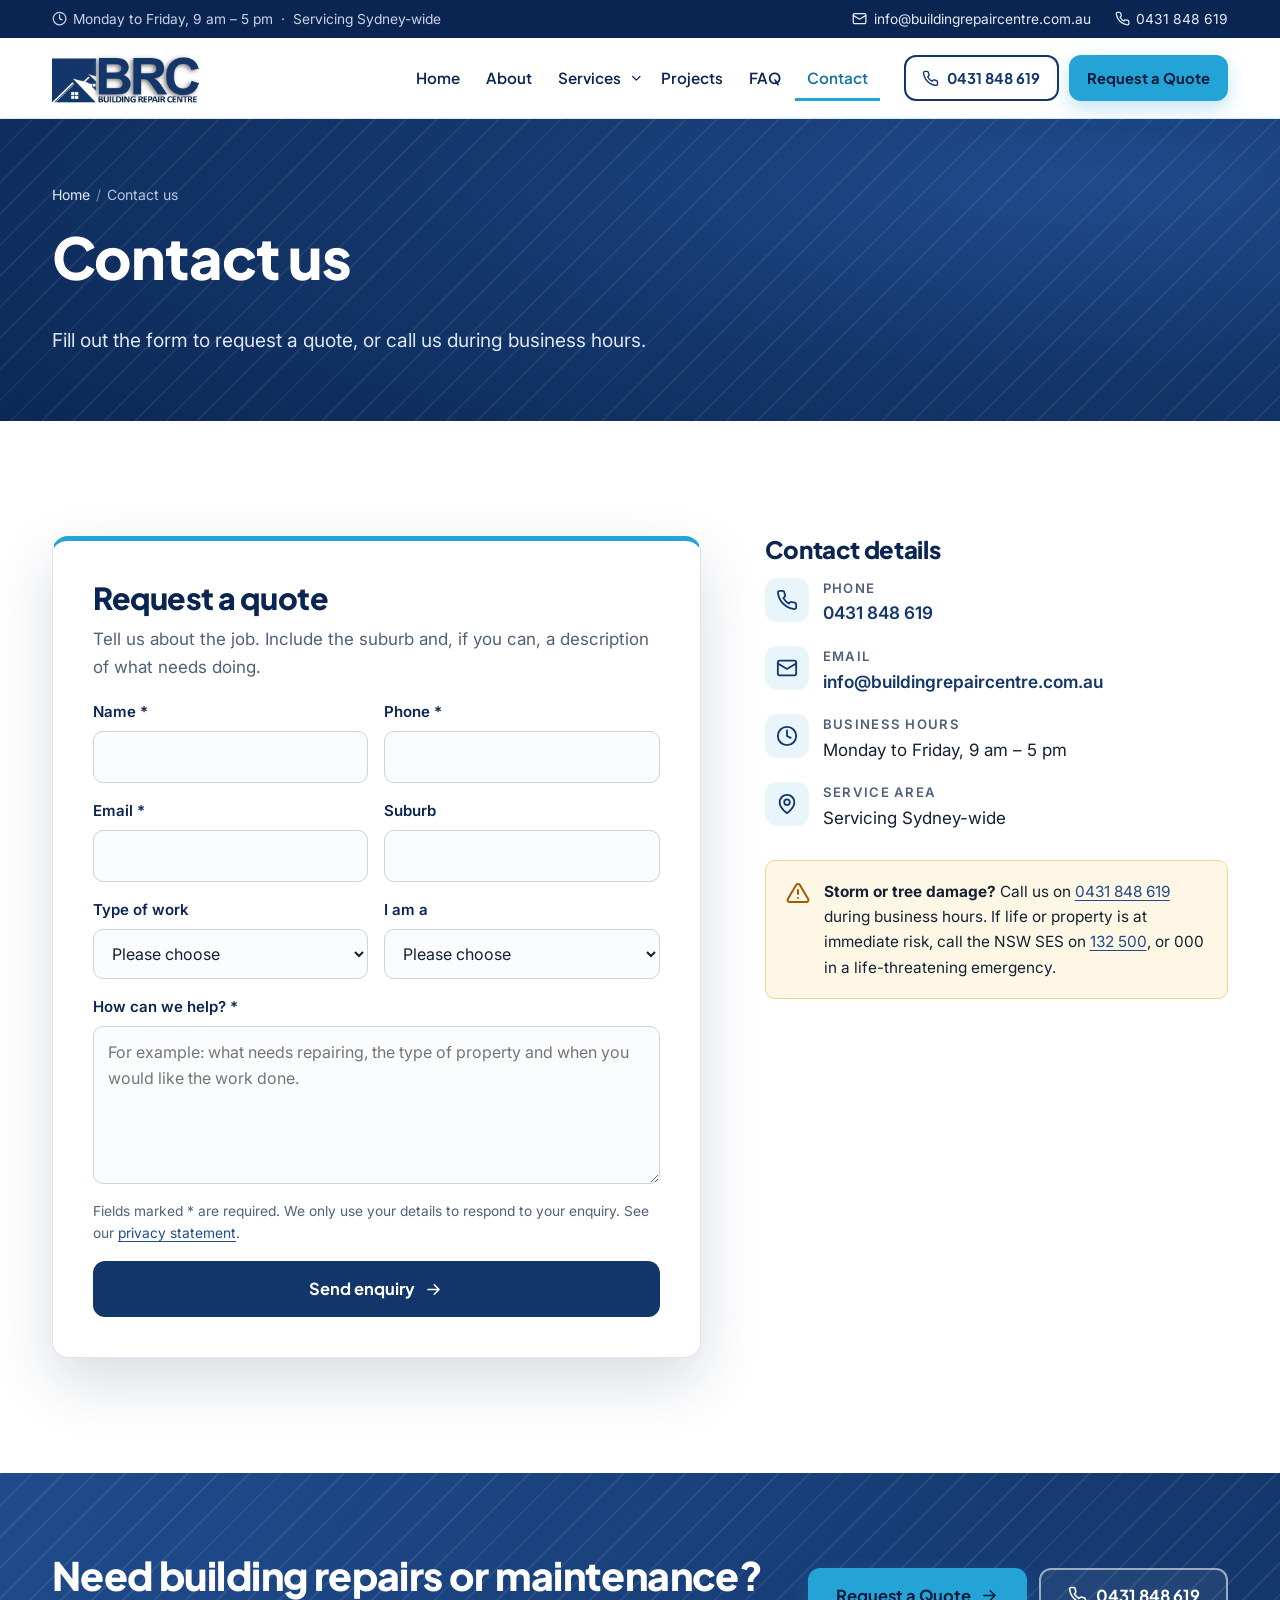
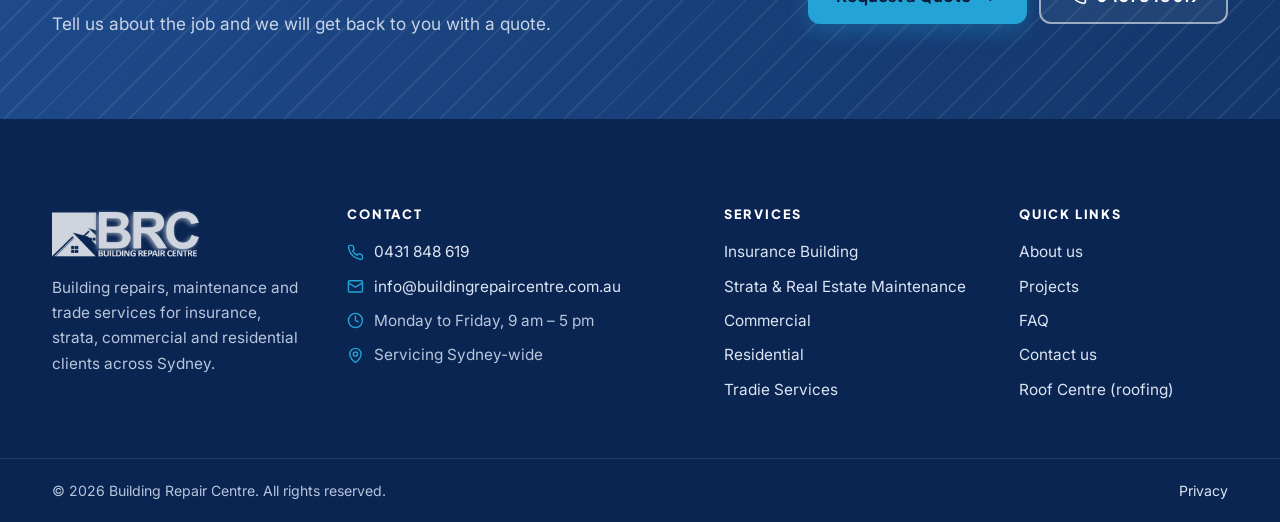
<file: contact-us/index.html>
<!doctype html>
<html lang="en-AU">
<head>
<meta charset="utf-8">
<meta name="viewport" content="width=device-width, initial-scale=1">
<title>Contact Us | Request a Quote | Building Repair Centre</title>
<meta name="description" content="Contact Building Repair Centre for a quote. Call 0431 848 619 or email info@buildingrepaircentre.com.au. Monday to Friday, 9 am to 5 pm.">
<link rel="canonical" href="https://www.buildingrepaircentre.com.au/contact-us/">
<meta property="og:type" content="website">
<meta property="og:site_name" content="Building Repair Centre">
<meta property="og:locale" content="en_AU">
<meta property="og:title" content="Contact Us | Request a Quote | Building Repair Centre">
<meta property="og:description" content="Contact Building Repair Centre for a quote. Call 0431 848 619 or email info@buildingrepaircentre.com.au. Monday to Friday, 9 am to 5 pm.">
<meta property="og:url" content="https://www.buildingrepaircentre.com.au/contact-us/">
<meta property="og:image" content="https://www.buildingrepaircentre.com.au/assets/img/og-building-repair-centre.jpg">
<meta name="twitter:card" content="summary_large_image">
<meta name="theme-color" content="#0a2552">
<link rel="icon" href="/favicon.ico" sizes="any">
<link rel="icon" href="/favicon-32.png" type="image/png" sizes="32x32">
<link rel="apple-touch-icon" href="/apple-touch-icon.png">
<link rel="manifest" href="/site.webmanifest">
<link rel="preconnect" href="https://fonts.googleapis.com">
<link rel="preconnect" href="https://fonts.gstatic.com" crossorigin>
<link rel="stylesheet" href="https://fonts.googleapis.com/css2?family=Inter:wght@400;500;600&family=Plus+Jakarta+Sans:wght@600;700;800&display=swap">
<link rel="stylesheet" href="/assets/css/site.css?v=586dcebb08">
<script>document.documentElement.classList.add('js')</script>
<script src="/assets/js/site.js?v=586dcebb08" defer></script>
<script type="application/ld+json">{"@context": "https://schema.org", "@type": "BreadcrumbList", "itemListElement": [{"@type": "ListItem", "position": 1, "name": "Home", "item": "https://www.buildingrepaircentre.com.au/"}, {"@type": "ListItem", "position": 2, "name": "Contact us", "item": "https://www.buildingrepaircentre.com.au/contact-us/"}]}</script>
</head>
<body>
<a class="skip-link" href="#main">Skip to content</a>
<div class="topbar">
  <div class="container topbar__inner">
    <span><svg class="icon" viewBox="0 0 24 24" aria-hidden="true" focusable="false"><circle cx="12" cy="12" r="10"/><path d="M12 6v6l4 2"/></svg> Monday to Friday, 9 am – 5 pm &nbsp;·&nbsp; Servicing Sydney-wide</span>
    <span class="topbar__links"><a href="mailto:info@buildingrepaircentre.com.au"><svg class="icon" viewBox="0 0 24 24" aria-hidden="true" focusable="false"><rect x="2" y="4" width="20" height="16" rx="2"/><path d="m22 7-10 6L2 7"/></svg> info@buildingrepaircentre.com.au</a><a href="tel:+61431848619"><svg class="icon" viewBox="0 0 24 24" aria-hidden="true" focusable="false"><path d="M22 16.92v3a2 2 0 0 1-2.18 2 19.79 19.79 0 0 1-8.63-3.07 19.5 19.5 0 0 1-6-6 19.79 19.79 0 0 1-3.07-8.67A2 2 0 0 1 4.11 2h3a2 2 0 0 1 2 1.72c.13.96.36 1.9.7 2.81a2 2 0 0 1-.45 2.11L8.09 9.91a16 16 0 0 0 6 6l1.27-1.27a2 2 0 0 1 2.11-.45c.91.34 1.85.57 2.81.7A2 2 0 0 1 22 16.92z"/></svg> 0431 848 619</a></span>
  </div>
</div>
<header class="site-header" data-header>
  <div class="container site-header__inner">
    <a class="brand" href="/" aria-label="Building Repair Centre home">
      <img src="/assets/img/logo.webp" width="466" height="156" alt="Building Repair Centre">
    </a>
    <nav class="nav" id="site-nav" aria-label="Main">
      <ul class="nav__list" role="list">
        <li><a href="/">Home</a></li>
        <li><a href="/about-us/">About</a></li>
        <li class="nav__has-sub">
          <a href="/services/">Services</a>
          <button class="nav__sub-toggle" type="button" aria-expanded="false" aria-controls="sub-services"><span class="visually-hidden">Show services</span><svg class="icon" viewBox="0 0 24 24" aria-hidden="true" focusable="false"><path d="m6 9 6 6 6-6"/></svg></button>
          <div class="nav__sub" id="sub-services">
            <ul role="list"><li><a href="/insurance-building/"><svg class="icon" viewBox="0 0 24 24" aria-hidden="true" focusable="false"><path d="M12 22s8-4 8-10V5l-8-3-8 3v7c0 6 8 10 8 10z"/><path d="m9 12 2 2 4-4"/></svg>Insurance Building</a></li><li><a href="/strata-real-estate-maintenance/"><svg class="icon" viewBox="0 0 24 24" aria-hidden="true" focusable="false"><rect x="4" y="2" width="16" height="20" rx="2"/><path d="M9 22v-4h6v4M8 6h.01M12 6h.01M16 6h.01M8 10h.01M12 10h.01M16 10h.01M8 14h.01M12 14h.01M16 14h.01"/></svg>Strata &amp; Real Estate Maintenance</a></li><li><a href="/commercial/"><svg class="icon" viewBox="0 0 24 24" aria-hidden="true" focusable="false"><rect x="2" y="7" width="20" height="14" rx="2"/><path d="M16 21V5a2 2 0 0 0-2-2h-4a2 2 0 0 0-2 2v16"/></svg>Commercial</a></li><li><a href="/residential/"><svg class="icon" viewBox="0 0 24 24" aria-hidden="true" focusable="false"><path d="m3 10 9-7 9 7v10a2 2 0 0 1-2 2H5a2 2 0 0 1-2-2z"/><path d="M9 22V12h6v10"/></svg>Residential</a></li><li><a href="/tradie-services/"><svg class="icon" viewBox="0 0 24 24" aria-hidden="true" focusable="false"><path d="M14.7 6.3a1 1 0 0 0 0 1.4l1.6 1.6a1 1 0 0 0 1.4 0l3.77-3.77a6 6 0 0 1-7.94 7.94l-6.91 6.91a2.12 2.12 0 0 1-3-3l6.91-6.91a6 6 0 0 1 7.94-7.94l-3.76 3.76z"/></svg>Tradie Services</a></li></ul>
          </div>
        </li>
        <li><a href="/projects/">Projects</a></li>
        <li><a href="/faq/">FAQ</a></li>
        <li><a href="/contact-us/" aria-current="page">Contact</a></li>
      </ul>
      <div class="nav__mobile-cta">
        <a class="btn btn--accent btn--block" href="/contact-us/#quote"><svg class="icon" viewBox="0 0 24 24" aria-hidden="true" focusable="false"><path d="M14 2H6a2 2 0 0 0-2 2v16a2 2 0 0 0 2 2h12a2 2 0 0 0 2-2V8z"/><path d="M14 2v6h6M16 13H8M16 17H8M10 9H8"/></svg> Request a Quote</a>
        <a class="btn btn--ghost-light btn--block" href="tel:+61431848619"><svg class="icon" viewBox="0 0 24 24" aria-hidden="true" focusable="false"><path d="M22 16.92v3a2 2 0 0 1-2.18 2 19.79 19.79 0 0 1-8.63-3.07 19.5 19.5 0 0 1-6-6 19.79 19.79 0 0 1-3.07-8.67A2 2 0 0 1 4.11 2h3a2 2 0 0 1 2 1.72c.13.96.36 1.9.7 2.81a2 2 0 0 1-.45 2.11L8.09 9.91a16 16 0 0 0 6 6l1.27-1.27a2 2 0 0 1 2.11-.45c.91.34 1.85.57 2.81.7A2 2 0 0 1 22 16.92z"/></svg> Call 0431 848 619</a>
        <p>Monday to Friday, 9 am – 5 pm<br><a href="mailto:info@buildingrepaircentre.com.au">info@buildingrepaircentre.com.au</a></p>
      </div>
    </nav>
    <div class="header-cta">
      <a class="btn btn--outline header-cta__call" href="tel:+61431848619" aria-label="Call 0431 848 619"><svg class="icon" viewBox="0 0 24 24" aria-hidden="true" focusable="false"><path d="M22 16.92v3a2 2 0 0 1-2.18 2 19.79 19.79 0 0 1-8.63-3.07 19.5 19.5 0 0 1-6-6 19.79 19.79 0 0 1-3.07-8.67A2 2 0 0 1 4.11 2h3a2 2 0 0 1 2 1.72c.13.96.36 1.9.7 2.81a2 2 0 0 1-.45 2.11L8.09 9.91a16 16 0 0 0 6 6l1.27-1.27a2 2 0 0 1 2.11-.45c.91.34 1.85.57 2.81.7A2 2 0 0 1 22 16.92z"/></svg><span>0431 848 619</span></a>
      <a class="btn btn--accent header-cta__quote" href="/contact-us/#quote">Request a Quote</a>
      <button class="menu-toggle" type="button" aria-expanded="false" aria-controls="site-nav" data-menu-toggle>
        <svg class="icon icon--open" viewBox="0 0 24 24" aria-hidden="true" focusable="false"><path d="M4 6h16M4 12h16M4 18h16"/></svg><svg class="icon icon--close" viewBox="0 0 24 24" aria-hidden="true" focusable="false"><path d="M18 6 6 18M6 6l12 12"/></svg><span class="visually-hidden">Menu</span>
      </button>
    </div>
  </div>
</header>
<main id="main" tabindex="-1">
<section class="page-hero page-hero--sm">
  <div class="container page-hero__grid">
    <div class="page-hero__content">
      <nav class="breadcrumbs" aria-label="Breadcrumb"><ol role="list"><li><a href="/">Home</a></li><li aria-current="page">Contact us</li></ol></nav>
      <h1>Contact us</h1>
      <p class="page-hero__lead">Fill out the form to request a quote, or call us during business hours.</p>
    </div>
  </div>
</section>
<section class="section">
  <div class="container contact-layout">
<div class="quote-card" id="quote">
  <h2>Request a quote</h2>
  <p class="quote-card__intro">Tell us about the job. Include the suburb and, if you can, a description of what needs doing.</p>
  <form class="quote-form" action="/api/enquiry.php" method="post" data-enquiry-form novalidate>
    <div class="field-row">
      <div class="field">
        <label for="quote-name">Name <span aria-hidden="true">*</span></label>
        <input id="quote-name" name="name" type="text" autocomplete="name" required maxlength="100">
      </div>
      <div class="field">
        <label for="quote-phone">Phone <span aria-hidden="true">*</span></label>
        <input id="quote-phone" name="phone" type="tel" autocomplete="tel" inputmode="tel" required maxlength="30">
      </div>
    </div>
    <div class="field-row">
      <div class="field">
        <label for="quote-email">Email <span aria-hidden="true">*</span></label>
        <input id="quote-email" name="email" type="email" autocomplete="email" required maxlength="150">
      </div>
      <div class="field">
        <label for="quote-suburb">Suburb</label>
        <input id="quote-suburb" name="suburb" type="text" autocomplete="address-level2" maxlength="80">
      </div>
    </div>
    <div class="field-row">
      <div class="field">
        <label for="quote-service">Type of work</label>
        <select id="quote-service" name="service"><option value="">Please choose</option><option value="Insurance Building">Insurance Building</option><option value="Strata &amp; Real Estate Maintenance">Strata &amp; Real Estate Maintenance</option><option value="Commercial">Commercial</option><option value="Residential">Residential</option><option value="Tradie Services">Tradie Services</option><option value="Something else">Something else</option></select>
      </div>
      <div class="field">
        <label for="quote-role">I am a</label>
        <select id="quote-role" name="role"><option value="">Please choose</option><option value="Homeowner">Homeowner</option><option value="Strata or building manager">Strata or building manager</option><option value="Real estate agent or landlord">Real estate agent or landlord</option><option value="Insurance builder, assessor or insurer">Insurance builder, assessor or insurer</option><option value="Business or commercial property">Business or commercial property</option><option value="Tradesperson or supplier">Tradesperson or supplier</option><option value="Other">Other</option></select>
      </div>
    </div>
    <div class="field">
      <label for="quote-message">How can we help? <span aria-hidden="true">*</span></label>
      <textarea id="quote-message" name="message" rows="5" required maxlength="3000" placeholder="For example: what needs repairing, the type of property and when you would like the work done."></textarea>
    </div>
    <div class="field field--hp" aria-hidden="true">
      <label for="quote-website">Leave this field empty</label>
      <input id="quote-website" name="website" type="text" tabindex="-1" autocomplete="off">
    </div>
    <input type="hidden" name="page" value="">
    <input type="hidden" name="started" value="">
    <p class="form-note">Fields marked * are required. We only use your details to respond to your enquiry. See our <a href="/privacy/">privacy statement</a>.</p>
    <button class="btn btn--primary btn--lg btn--block" type="submit">Send enquiry <svg class="icon" viewBox="0 0 24 24" aria-hidden="true" focusable="false"><path d="M5 12h14M13 6l6 6-6 6"/></svg></button>
    <div class="form-status" role="status" aria-live="polite" tabindex="-1" data-form-status></div>
  </form>
</div>
<aside class="contact-aside">
  <h2>Contact details</h2>
  <ul class="contact-list" role="list">
    <li><svg class="icon" viewBox="0 0 24 24" aria-hidden="true" focusable="false"><path d="M22 16.92v3a2 2 0 0 1-2.18 2 19.79 19.79 0 0 1-8.63-3.07 19.5 19.5 0 0 1-6-6 19.79 19.79 0 0 1-3.07-8.67A2 2 0 0 1 4.11 2h3a2 2 0 0 1 2 1.72c.13.96.36 1.9.7 2.81a2 2 0 0 1-.45 2.11L8.09 9.91a16 16 0 0 0 6 6l1.27-1.27a2 2 0 0 1 2.11-.45c.91.34 1.85.57 2.81.7A2 2 0 0 1 22 16.92z"/></svg><div><span>Phone</span><a href="tel:+61431848619">0431 848 619</a></div></li>
    <li><svg class="icon" viewBox="0 0 24 24" aria-hidden="true" focusable="false"><rect x="2" y="4" width="20" height="16" rx="2"/><path d="m22 7-10 6L2 7"/></svg><div><span>Email</span><a href="mailto:info@buildingrepaircentre.com.au">info@buildingrepaircentre.com.au</a></div></li>
    <li><svg class="icon" viewBox="0 0 24 24" aria-hidden="true" focusable="false"><circle cx="12" cy="12" r="10"/><path d="M12 6v6l4 2"/></svg><div><span>Business hours</span>Monday to Friday, 9 am – 5 pm</div></li>
    <li><svg class="icon" viewBox="0 0 24 24" aria-hidden="true" focusable="false"><path d="M20 10c0 6-8 12-8 12s-8-6-8-12a8 8 0 0 1 16 0Z"/><circle cx="12" cy="10" r="3"/></svg><div><span>Service area</span>Servicing Sydney-wide</div></li>
  </ul>
  <div class="contact-aside__note">
    <svg class="icon" viewBox="0 0 24 24" aria-hidden="true" focusable="false"><path d="M10.29 3.86 1.82 18a2 2 0 0 0 1.71 3h16.94a2 2 0 0 0 1.71-3L13.71 3.86a2 2 0 0 0-3.42 0z"/><path d="M12 9v4M12 17h.01"/></svg>
    <p><strong>Storm or tree damage?</strong> Call us on <a href="tel:+61431848619">0431 848 619</a> during business hours. If life or property is at immediate risk, call the NSW SES on <a href="tel:132500">132 500</a>, or 000 in a life-threatening emergency.</p>
  </div>
</aside>
  </div>
</section>
</main>
<section class="cta-band" aria-labelledby="cta-band-title">
  <div class="container cta-band__inner">
    <div>
      <h2 id="cta-band-title">Need building repairs or maintenance?</h2>
      <p>Tell us about the job and we will get back to you with a quote.</p>
    </div>
    <div class="cta-band__actions">
      <a class="btn btn--accent btn--lg" href="/contact-us/#quote">Request a Quote <svg class="icon" viewBox="0 0 24 24" aria-hidden="true" focusable="false"><path d="M5 12h14M13 6l6 6-6 6"/></svg></a>
      <a class="btn btn--ghost-light btn--lg" href="tel:+61431848619"><svg class="icon" viewBox="0 0 24 24" aria-hidden="true" focusable="false"><path d="M22 16.92v3a2 2 0 0 1-2.18 2 19.79 19.79 0 0 1-8.63-3.07 19.5 19.5 0 0 1-6-6 19.79 19.79 0 0 1-3.07-8.67A2 2 0 0 1 4.11 2h3a2 2 0 0 1 2 1.72c.13.96.36 1.9.7 2.81a2 2 0 0 1-.45 2.11L8.09 9.91a16 16 0 0 0 6 6l1.27-1.27a2 2 0 0 1 2.11-.45c.91.34 1.85.57 2.81.7A2 2 0 0 1 22 16.92z"/></svg> 0431 848 619</a>
    </div>
  </div>
</section>
<footer class="site-footer">
  <div class="container site-footer__grid">
    <div class="site-footer__brand">
      <img src="/assets/img/logo-white.webp" width="466" height="156" alt="Building Repair Centre" loading="lazy">
      <p>Building repairs, maintenance and trade services for insurance, strata, commercial and residential clients across Sydney.</p>
    </div>
    <div>
      <h2 class="site-footer__title">Contact</h2>
      <ul class="site-footer__contact" role="list">
        <li><svg class="icon" viewBox="0 0 24 24" aria-hidden="true" focusable="false"><path d="M22 16.92v3a2 2 0 0 1-2.18 2 19.79 19.79 0 0 1-8.63-3.07 19.5 19.5 0 0 1-6-6 19.79 19.79 0 0 1-3.07-8.67A2 2 0 0 1 4.11 2h3a2 2 0 0 1 2 1.72c.13.96.36 1.9.7 2.81a2 2 0 0 1-.45 2.11L8.09 9.91a16 16 0 0 0 6 6l1.27-1.27a2 2 0 0 1 2.11-.45c.91.34 1.85.57 2.81.7A2 2 0 0 1 22 16.92z"/></svg><a href="tel:+61431848619">0431 848 619</a></li>
        <li><svg class="icon" viewBox="0 0 24 24" aria-hidden="true" focusable="false"><rect x="2" y="4" width="20" height="16" rx="2"/><path d="m22 7-10 6L2 7"/></svg><a href="mailto:info@buildingrepaircentre.com.au">info@buildingrepaircentre.com.au</a></li>
        <li><svg class="icon" viewBox="0 0 24 24" aria-hidden="true" focusable="false"><circle cx="12" cy="12" r="10"/><path d="M12 6v6l4 2"/></svg><span>Monday to Friday, 9 am – 5 pm</span></li>
        <li><svg class="icon" viewBox="0 0 24 24" aria-hidden="true" focusable="false"><path d="M20 10c0 6-8 12-8 12s-8-6-8-12a8 8 0 0 1 16 0Z"/><circle cx="12" cy="10" r="3"/></svg><span>Servicing Sydney-wide</span></li>
      </ul>
    </div>
    <div>
      <h2 class="site-footer__title">Services</h2>
      <ul role="list"><li><a href="/insurance-building/">Insurance Building</a></li><li><a href="/strata-real-estate-maintenance/">Strata &amp; Real Estate Maintenance</a></li><li><a href="/commercial/">Commercial</a></li><li><a href="/residential/">Residential</a></li><li><a href="/tradie-services/">Tradie Services</a></li></ul>
    </div>
    <div>
      <h2 class="site-footer__title">Quick links</h2>
      <ul role="list">
        <li><a href="/about-us/">About us</a></li>
        <li><a href="/projects/">Projects</a></li>
        <li><a href="/faq/">FAQ</a></li>
        <li><a href="/contact-us/">Contact us</a></li>
        <li><a href="https://www.roofcentre.com.au/" rel="noopener">Roof Centre (roofing)</a></li>
      </ul>
    </div>
  </div>
  <div class="site-footer__base">
    <div class="container">
      <p>&copy; 2026 Building Repair Centre. All rights reserved.</p>
      <p><a href="/privacy/">Privacy</a></p>
    </div>
  </div>
</footer>
<div class="mobile-bar" aria-label="Quick contact">
  <a class="mobile-bar__call" href="tel:+61431848619"><svg class="icon" viewBox="0 0 24 24" aria-hidden="true" focusable="false"><path d="M22 16.92v3a2 2 0 0 1-2.18 2 19.79 19.79 0 0 1-8.63-3.07 19.5 19.5 0 0 1-6-6 19.79 19.79 0 0 1-3.07-8.67A2 2 0 0 1 4.11 2h3a2 2 0 0 1 2 1.72c.13.96.36 1.9.7 2.81a2 2 0 0 1-.45 2.11L8.09 9.91a16 16 0 0 0 6 6l1.27-1.27a2 2 0 0 1 2.11-.45c.91.34 1.85.57 2.81.7A2 2 0 0 1 22 16.92z"/></svg> Call</a>
  <a class="mobile-bar__quote" href="/contact-us/#quote"><svg class="icon" viewBox="0 0 24 24" aria-hidden="true" focusable="false"><path d="M14 2H6a2 2 0 0 0-2 2v16a2 2 0 0 0 2 2h12a2 2 0 0 0 2-2V8z"/><path d="M14 2v6h6M16 13H8M16 17H8M10 9H8"/></svg> Request a Quote</a>
</div>
<dialog class="lightbox" data-lightbox aria-label="Photo viewer">
  <figure>
    <img alt="" data-lightbox-img>
    <figcaption data-lightbox-caption></figcaption>
  </figure>
  <button class="lightbox__btn lightbox__close" type="button" data-lightbox-close aria-label="Close"><svg class="icon" viewBox="0 0 24 24" aria-hidden="true" focusable="false"><path d="M18 6 6 18M6 6l12 12"/></svg></button>
  <button class="lightbox__btn lightbox__prev" type="button" data-lightbox-prev aria-label="Previous photo"><svg class="icon" viewBox="0 0 24 24" aria-hidden="true" focusable="false"><path d="M5 12h14M13 6l6 6-6 6"/></svg></button>
  <button class="lightbox__btn lightbox__next" type="button" data-lightbox-next aria-label="Next photo"><svg class="icon" viewBox="0 0 24 24" aria-hidden="true" focusable="false"><path d="M5 12h14M13 6l6 6-6 6"/></svg></button>
</dialog>
</body>
</html>
</file>
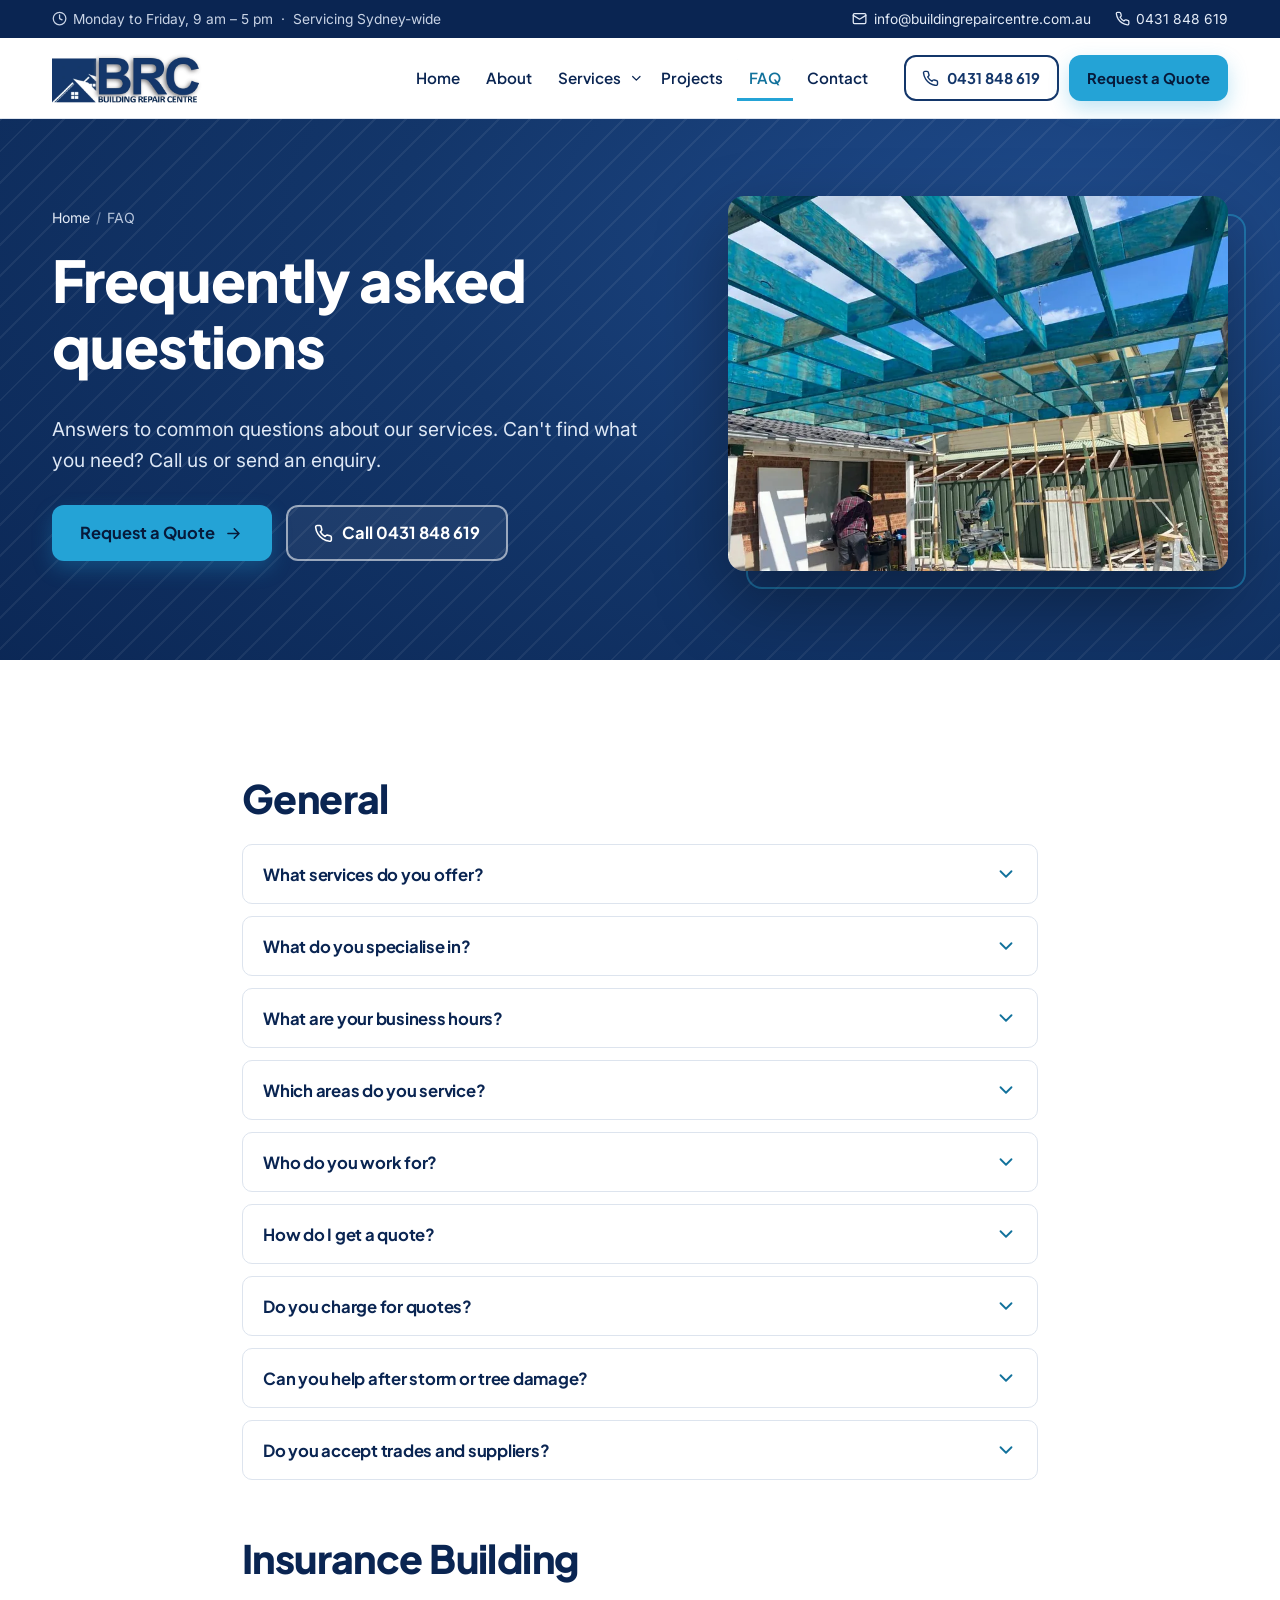
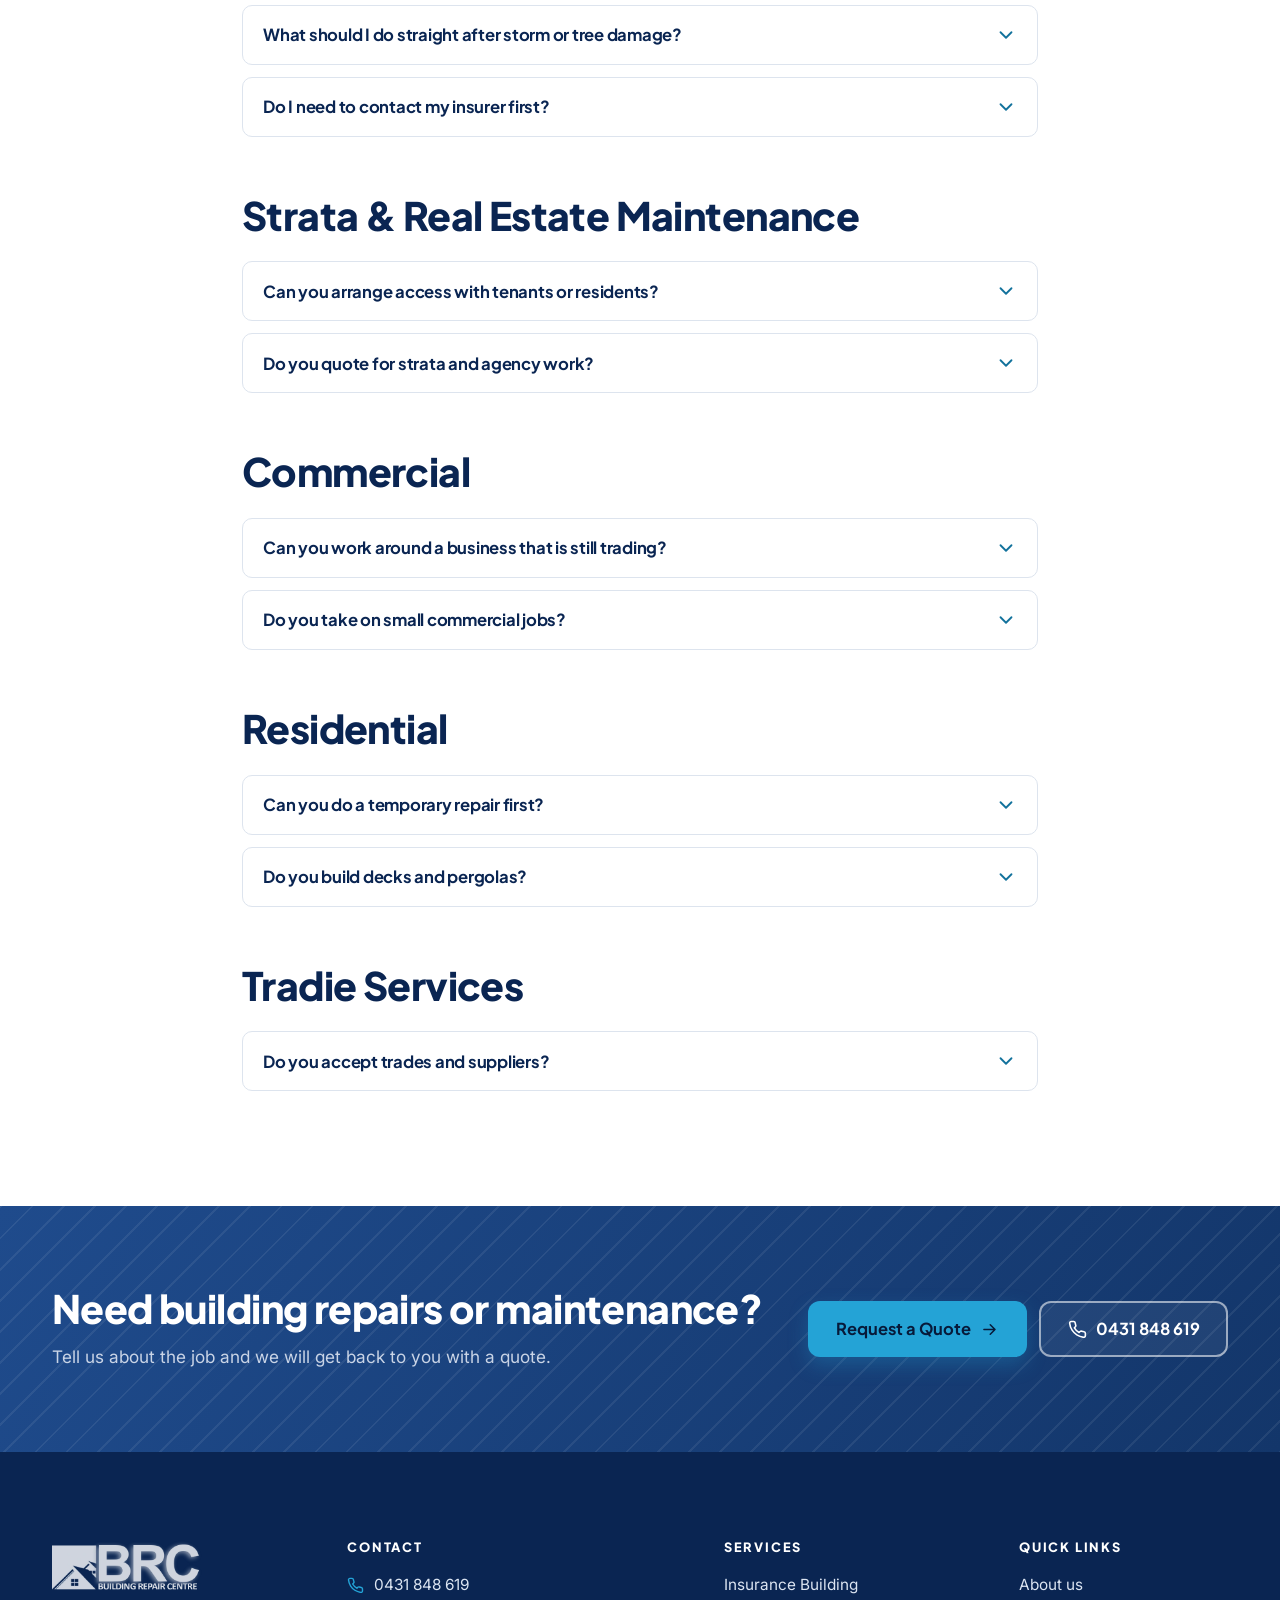
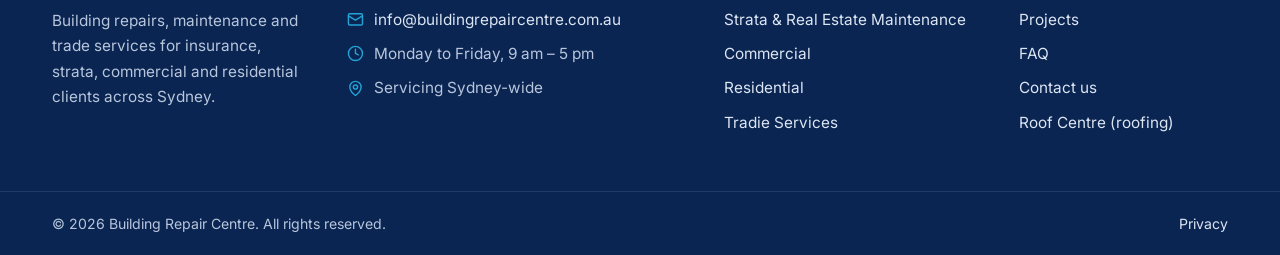
<file: faq/index.html>
<!doctype html>
<html lang="en-AU">
<head>
<meta charset="utf-8">
<meta name="viewport" content="width=device-width, initial-scale=1">
<title>FAQ | Building Repair Centre Sydney</title>
<meta name="description" content="Answers to common questions about Building Repair Centre: services, business hours, service area, quotes, storm damage and working with us.">
<link rel="canonical" href="https://www.buildingrepaircentre.com.au/faq/">
<meta property="og:type" content="website">
<meta property="og:site_name" content="Building Repair Centre">
<meta property="og:locale" content="en_AU">
<meta property="og:title" content="FAQ | Building Repair Centre Sydney">
<meta property="og:description" content="Answers to common questions about Building Repair Centre: services, business hours, service area, quotes, storm damage and working with us.">
<meta property="og:url" content="https://www.buildingrepaircentre.com.au/faq/">
<meta property="og:image" content="https://www.buildingrepaircentre.com.au/assets/img/og-building-repair-centre.jpg">
<meta name="twitter:card" content="summary_large_image">
<meta name="theme-color" content="#0a2552">
<link rel="icon" href="/favicon.ico" sizes="any">
<link rel="icon" href="/favicon-32.png" type="image/png" sizes="32x32">
<link rel="apple-touch-icon" href="/apple-touch-icon.png">
<link rel="manifest" href="/site.webmanifest">
<link rel="preconnect" href="https://fonts.googleapis.com">
<link rel="preconnect" href="https://fonts.gstatic.com" crossorigin>
<link rel="stylesheet" href="https://fonts.googleapis.com/css2?family=Inter:wght@400;500;600&family=Plus+Jakarta+Sans:wght@600;700;800&display=swap">
<link rel="stylesheet" href="/assets/css/site.css?v=586dcebb08">
<script>document.documentElement.classList.add('js')</script>
<script src="/assets/js/site.js?v=586dcebb08" defer></script>
<script type="application/ld+json">{"@context": "https://schema.org", "@type": "BreadcrumbList", "itemListElement": [{"@type": "ListItem", "position": 1, "name": "Home", "item": "https://www.buildingrepaircentre.com.au/"}, {"@type": "ListItem", "position": 2, "name": "FAQ", "item": "https://www.buildingrepaircentre.com.au/faq/"}]}</script><script type="application/ld+json">{"@context": "https://schema.org", "@type": "FAQPage", "mainEntity": [{"@type": "Question", "name": "What services do you offer?", "acceptedAnswer": {"@type": "Answer", "text": "We offer insurance building, strata and real estate maintenance, commercial and residential building work, plus trade services such as carpentry, painting, plastering, electrical, plumbing and tiling."}}, {"@type": "Question", "name": "What do you specialise in?", "acceptedAnswer": {"@type": "Answer", "text": "We specialise in insurance and renovation repair work. We also take on residential and commercial building work."}}, {"@type": "Question", "name": "What are your business hours?", "acceptedAnswer": {"@type": "Answer", "text": "We are open Monday to Friday, 9 am to 5 pm."}}, {"@type": "Question", "name": "Which areas do you service?", "acceptedAnswer": {"@type": "Answer", "text": "We service the Sydney region. Tell us the suburb when you request a quote."}}, {"@type": "Question", "name": "Who do you work for?", "acceptedAnswer": {"@type": "Answer", "text": "We provide services to insurance builders, strata and building managers, real estate property managers, builders, colleges, schools and universities, and commercial and residential property owners, on private and government projects."}}, {"@type": "Question", "name": "How do I get a quote?", "acceptedAnswer": {"@type": "Answer", "text": "Call us on 0431 848 619 or send an enquiry. Include the address or suburb, a description of the work and, if you can, a few photos."}}, {"@type": "Question", "name": "Do you charge for quotes?", "acceptedAnswer": {"@type": "Answer", "text": "No. Quotes are free. For some jobs we will need to inspect the property before we can quote."}}, {"@type": "Question", "name": "Can you help after storm or tree damage?", "acceptedAnswer": {"@type": "Answer", "text": "Yes. We carry out make-safe work and repairs. If life or property is at immediate risk, call the NSW SES on 132 500, or 000 in a life-threatening emergency."}}, {"@type": "Question", "name": "Do you accept trades and suppliers?", "acceptedAnswer": {"@type": "Answer", "text": "Yes. We accept trades, suppliers and individual tradespeople. Email info@buildingrepaircentre.com.au with your details."}}, {"@type": "Question", "name": "What should I do straight after storm or tree damage?", "acceptedAnswer": {"@type": "Answer", "text": "Make sure everyone is safe first. If life or property is at immediate risk, call the NSW SES on 132 500 (or 000 in a life-threatening emergency). Take photos of the damage for your insurer, then call us on 0431 848 619 during business hours to arrange make-safe work and repairs."}}, {"@type": "Question", "name": "Do I need to contact my insurer first?", "acceptedAnswer": {"@type": "Answer", "text": "If you are making an insurance claim, contact your insurer as early as possible and follow their instructions. They may need photos, a report or a quote before repairs start."}}, {"@type": "Question", "name": "Can you arrange access with tenants or residents?", "acceptedAnswer": {"@type": "Answer", "text": "Yes. Tell us who the contact is for access, such as the tenant, building manager or owner, and we will arrange a time that suits them."}}, {"@type": "Question", "name": "Do you quote for strata and agency work?", "acceptedAnswer": {"@type": "Answer", "text": "Yes. Send us the work order or a description of the job, the address and any photos, and we will provide a quote."}}, {"@type": "Question", "name": "Can you work around a business that is still trading?", "acceptedAnswer": {"@type": "Answer", "text": "Tell us your trading hours and any restrictions when you request a quote, and we will plan the work around them where possible."}}, {"@type": "Question", "name": "Do you take on small commercial jobs?", "acceptedAnswer": {"@type": "Answer", "text": "Yes. We take on large and small commercial works, including one-off repairs and ongoing maintenance."}}, {"@type": "Question", "name": "Can you do a temporary repair first?", "acceptedAnswer": {"@type": "Answer", "text": "Yes. Depending on what you need, we can carry out a temporary repair to make the area safe, or restore it to its original state."}}, {"@type": "Question", "name": "Do you build decks and pergolas?", "acceptedAnswer": {"@type": "Answer", "text": "Yes. Decks and pergolas are part of our residential work. See the projects page for photos of deck and pergola builds."}}]}</script>
</head>
<body>
<a class="skip-link" href="#main">Skip to content</a>
<div class="topbar">
  <div class="container topbar__inner">
    <span><svg class="icon" viewBox="0 0 24 24" aria-hidden="true" focusable="false"><circle cx="12" cy="12" r="10"/><path d="M12 6v6l4 2"/></svg> Monday to Friday, 9 am – 5 pm &nbsp;·&nbsp; Servicing Sydney-wide</span>
    <span class="topbar__links"><a href="mailto:info@buildingrepaircentre.com.au"><svg class="icon" viewBox="0 0 24 24" aria-hidden="true" focusable="false"><rect x="2" y="4" width="20" height="16" rx="2"/><path d="m22 7-10 6L2 7"/></svg> info@buildingrepaircentre.com.au</a><a href="tel:+61431848619"><svg class="icon" viewBox="0 0 24 24" aria-hidden="true" focusable="false"><path d="M22 16.92v3a2 2 0 0 1-2.18 2 19.79 19.79 0 0 1-8.63-3.07 19.5 19.5 0 0 1-6-6 19.79 19.79 0 0 1-3.07-8.67A2 2 0 0 1 4.11 2h3a2 2 0 0 1 2 1.72c.13.96.36 1.9.7 2.81a2 2 0 0 1-.45 2.11L8.09 9.91a16 16 0 0 0 6 6l1.27-1.27a2 2 0 0 1 2.11-.45c.91.34 1.85.57 2.81.7A2 2 0 0 1 22 16.92z"/></svg> 0431 848 619</a></span>
  </div>
</div>
<header class="site-header" data-header>
  <div class="container site-header__inner">
    <a class="brand" href="/" aria-label="Building Repair Centre home">
      <img src="/assets/img/logo.webp" width="466" height="156" alt="Building Repair Centre">
    </a>
    <nav class="nav" id="site-nav" aria-label="Main">
      <ul class="nav__list" role="list">
        <li><a href="/">Home</a></li>
        <li><a href="/about-us/">About</a></li>
        <li class="nav__has-sub">
          <a href="/services/">Services</a>
          <button class="nav__sub-toggle" type="button" aria-expanded="false" aria-controls="sub-services"><span class="visually-hidden">Show services</span><svg class="icon" viewBox="0 0 24 24" aria-hidden="true" focusable="false"><path d="m6 9 6 6 6-6"/></svg></button>
          <div class="nav__sub" id="sub-services">
            <ul role="list"><li><a href="/insurance-building/"><svg class="icon" viewBox="0 0 24 24" aria-hidden="true" focusable="false"><path d="M12 22s8-4 8-10V5l-8-3-8 3v7c0 6 8 10 8 10z"/><path d="m9 12 2 2 4-4"/></svg>Insurance Building</a></li><li><a href="/strata-real-estate-maintenance/"><svg class="icon" viewBox="0 0 24 24" aria-hidden="true" focusable="false"><rect x="4" y="2" width="16" height="20" rx="2"/><path d="M9 22v-4h6v4M8 6h.01M12 6h.01M16 6h.01M8 10h.01M12 10h.01M16 10h.01M8 14h.01M12 14h.01M16 14h.01"/></svg>Strata &amp; Real Estate Maintenance</a></li><li><a href="/commercial/"><svg class="icon" viewBox="0 0 24 24" aria-hidden="true" focusable="false"><rect x="2" y="7" width="20" height="14" rx="2"/><path d="M16 21V5a2 2 0 0 0-2-2h-4a2 2 0 0 0-2 2v16"/></svg>Commercial</a></li><li><a href="/residential/"><svg class="icon" viewBox="0 0 24 24" aria-hidden="true" focusable="false"><path d="m3 10 9-7 9 7v10a2 2 0 0 1-2 2H5a2 2 0 0 1-2-2z"/><path d="M9 22V12h6v10"/></svg>Residential</a></li><li><a href="/tradie-services/"><svg class="icon" viewBox="0 0 24 24" aria-hidden="true" focusable="false"><path d="M14.7 6.3a1 1 0 0 0 0 1.4l1.6 1.6a1 1 0 0 0 1.4 0l3.77-3.77a6 6 0 0 1-7.94 7.94l-6.91 6.91a2.12 2.12 0 0 1-3-3l6.91-6.91a6 6 0 0 1 7.94-7.94l-3.76 3.76z"/></svg>Tradie Services</a></li></ul>
          </div>
        </li>
        <li><a href="/projects/">Projects</a></li>
        <li><a href="/faq/" aria-current="page">FAQ</a></li>
        <li><a href="/contact-us/">Contact</a></li>
      </ul>
      <div class="nav__mobile-cta">
        <a class="btn btn--accent btn--block" href="/contact-us/#quote"><svg class="icon" viewBox="0 0 24 24" aria-hidden="true" focusable="false"><path d="M14 2H6a2 2 0 0 0-2 2v16a2 2 0 0 0 2 2h12a2 2 0 0 0 2-2V8z"/><path d="M14 2v6h6M16 13H8M16 17H8M10 9H8"/></svg> Request a Quote</a>
        <a class="btn btn--ghost-light btn--block" href="tel:+61431848619"><svg class="icon" viewBox="0 0 24 24" aria-hidden="true" focusable="false"><path d="M22 16.92v3a2 2 0 0 1-2.18 2 19.79 19.79 0 0 1-8.63-3.07 19.5 19.5 0 0 1-6-6 19.79 19.79 0 0 1-3.07-8.67A2 2 0 0 1 4.11 2h3a2 2 0 0 1 2 1.72c.13.96.36 1.9.7 2.81a2 2 0 0 1-.45 2.11L8.09 9.91a16 16 0 0 0 6 6l1.27-1.27a2 2 0 0 1 2.11-.45c.91.34 1.85.57 2.81.7A2 2 0 0 1 22 16.92z"/></svg> Call 0431 848 619</a>
        <p>Monday to Friday, 9 am – 5 pm<br><a href="mailto:info@buildingrepaircentre.com.au">info@buildingrepaircentre.com.au</a></p>
      </div>
    </nav>
    <div class="header-cta">
      <a class="btn btn--outline header-cta__call" href="tel:+61431848619" aria-label="Call 0431 848 619"><svg class="icon" viewBox="0 0 24 24" aria-hidden="true" focusable="false"><path d="M22 16.92v3a2 2 0 0 1-2.18 2 19.79 19.79 0 0 1-8.63-3.07 19.5 19.5 0 0 1-6-6 19.79 19.79 0 0 1-3.07-8.67A2 2 0 0 1 4.11 2h3a2 2 0 0 1 2 1.72c.13.96.36 1.9.7 2.81a2 2 0 0 1-.45 2.11L8.09 9.91a16 16 0 0 0 6 6l1.27-1.27a2 2 0 0 1 2.11-.45c.91.34 1.85.57 2.81.7A2 2 0 0 1 22 16.92z"/></svg><span>0431 848 619</span></a>
      <a class="btn btn--accent header-cta__quote" href="/contact-us/#quote">Request a Quote</a>
      <button class="menu-toggle" type="button" aria-expanded="false" aria-controls="site-nav" data-menu-toggle>
        <svg class="icon icon--open" viewBox="0 0 24 24" aria-hidden="true" focusable="false"><path d="M4 6h16M4 12h16M4 18h16"/></svg><svg class="icon icon--close" viewBox="0 0 24 24" aria-hidden="true" focusable="false"><path d="M18 6 6 18M6 6l12 12"/></svg><span class="visually-hidden">Menu</span>
      </button>
    </div>
  </div>
</header>
<main id="main" tabindex="-1">
<section class="page-hero">
  <div class="container page-hero__grid">
    <div class="page-hero__content">
      <nav class="breadcrumbs" aria-label="Breadcrumb"><ol role="list"><li><a href="/">Home</a></li><li aria-current="page">FAQ</li></ol></nav>
      <h1>Frequently asked questions</h1>
      <p class="page-hero__lead">Answers to common questions about our services. Can't find what you need? Call us or send an enquiry.</p>
      <div class="hero__actions">
        <a class="btn btn--accent btn--lg" href="/contact-us/#quote">Request a Quote <svg class="icon" viewBox="0 0 24 24" aria-hidden="true" focusable="false"><path d="M5 12h14M13 6l6 6-6 6"/></svg></a>
        <a class="btn btn--ghost-light btn--lg" href="tel:+61431848619"><svg class="icon" viewBox="0 0 24 24" aria-hidden="true" focusable="false"><path d="M22 16.92v3a2 2 0 0 1-2.18 2 19.79 19.79 0 0 1-8.63-3.07 19.5 19.5 0 0 1-6-6 19.79 19.79 0 0 1-3.07-8.67A2 2 0 0 1 4.11 2h3a2 2 0 0 1 2 1.72c.13.96.36 1.9.7 2.81a2 2 0 0 1-.45 2.11L8.09 9.91a16 16 0 0 0 6 6l1.27-1.27a2 2 0 0 1 2.11-.45c.91.34 1.85.57 2.81.7A2 2 0 0 1 22 16.92z"/></svg> Call 0431 848 619</a>
      </div>
    </div>
    <div class="page-hero__photo"><img src="/assets/img/pergola-5-800.webp" srcset="/assets/img/pergola-5-480.webp 480w, /assets/img/pergola-5-800.webp 800w, /assets/img/pergola-5-1024.webp 1024w" sizes="(min-width: 900px) 500px, min(560px, 92vw)" width="800" height="600" alt="Pergola rafters going up over the deck frame" loading="eager" decoding="async" fetchpriority="high"></div>
  </div>
</section>
<section class="section">
  <div class="container narrow">
    <section class="faq-group reveal"><h2>General</h2><div class="faq-list"><details class="faq"><summary><h3 class="faq__q">What services do you offer?</h3><svg class="icon" viewBox="0 0 24 24" aria-hidden="true" focusable="false"><path d="m6 9 6 6 6-6"/></svg></summary><div class="faq__a"><p>We offer <a href="/insurance-building/">insurance building</a>, <a href="/strata-real-estate-maintenance/">strata and real estate maintenance</a>, <a href="/commercial/">commercial</a> and <a href="/residential/">residential</a> building work, plus <a href="/tradie-services/">trade services</a> such as carpentry, painting, plastering, electrical, plumbing and tiling.</p></div></details><details class="faq"><summary><h3 class="faq__q">What do you specialise in?</h3><svg class="icon" viewBox="0 0 24 24" aria-hidden="true" focusable="false"><path d="m6 9 6 6 6-6"/></svg></summary><div class="faq__a"><p>We specialise in insurance and renovation repair work. We also take on residential and commercial building work.</p></div></details><details class="faq"><summary><h3 class="faq__q">What are your business hours?</h3><svg class="icon" viewBox="0 0 24 24" aria-hidden="true" focusable="false"><path d="m6 9 6 6 6-6"/></svg></summary><div class="faq__a"><p>We are open Monday to Friday, 9 am to 5 pm.</p></div></details><details class="faq"><summary><h3 class="faq__q">Which areas do you service?</h3><svg class="icon" viewBox="0 0 24 24" aria-hidden="true" focusable="false"><path d="m6 9 6 6 6-6"/></svg></summary><div class="faq__a"><p>We service the Sydney region. Tell us the suburb when you request a quote.</p></div></details><details class="faq"><summary><h3 class="faq__q">Who do you work for?</h3><svg class="icon" viewBox="0 0 24 24" aria-hidden="true" focusable="false"><path d="m6 9 6 6 6-6"/></svg></summary><div class="faq__a"><p>We provide services to insurance builders, strata and building managers, real estate property managers, builders, colleges, schools and universities, and commercial and residential property owners, on private and government projects.</p></div></details><details class="faq"><summary><h3 class="faq__q">How do I get a quote?</h3><svg class="icon" viewBox="0 0 24 24" aria-hidden="true" focusable="false"><path d="m6 9 6 6 6-6"/></svg></summary><div class="faq__a"><p>Call us on <a href="tel:+61431848619">0431 848 619</a> or <a href="/contact-us/#quote">send an enquiry</a>. Include the address or suburb, a description of the work and, if you can, a few photos.</p></div></details><details class="faq"><summary><h3 class="faq__q">Do you charge for quotes?</h3><svg class="icon" viewBox="0 0 24 24" aria-hidden="true" focusable="false"><path d="m6 9 6 6 6-6"/></svg></summary><div class="faq__a"><p>No. Quotes are free. For some jobs we will need to inspect the property before we can quote.</p></div></details><details class="faq"><summary><h3 class="faq__q">Can you help after storm or tree damage?</h3><svg class="icon" viewBox="0 0 24 24" aria-hidden="true" focusable="false"><path d="m6 9 6 6 6-6"/></svg></summary><div class="faq__a"><p>Yes. We carry out make-safe work and repairs. If life or property is at immediate risk, call the NSW SES on <a href="tel:132500">132 500</a>, or 000 in a life-threatening emergency.</p></div></details><details class="faq"><summary><h3 class="faq__q">Do you accept trades and suppliers?</h3><svg class="icon" viewBox="0 0 24 24" aria-hidden="true" focusable="false"><path d="m6 9 6 6 6-6"/></svg></summary><div class="faq__a"><p>Yes. We accept trades, suppliers and individual tradespeople. Email <a href="mailto:info@buildingrepaircentre.com.au">info@buildingrepaircentre.com.au</a> with your details.</p></div></details></div></section><section class="faq-group reveal"><h2>Insurance Building</h2><div class="faq-list"><details class="faq"><summary><h3 class="faq__q">What should I do straight after storm or tree damage?</h3><svg class="icon" viewBox="0 0 24 24" aria-hidden="true" focusable="false"><path d="m6 9 6 6 6-6"/></svg></summary><div class="faq__a"><p>Make sure everyone is safe first. If life or property is at immediate risk, call the NSW SES on <a href="tel:132500">132 500</a> (or 000 in a life-threatening emergency). Take photos of the damage for your insurer, then call us on <a href="tel:+61431848619">0431 848 619</a> during business hours to arrange make-safe work and repairs.</p></div></details><details class="faq"><summary><h3 class="faq__q">Do I need to contact my insurer first?</h3><svg class="icon" viewBox="0 0 24 24" aria-hidden="true" focusable="false"><path d="m6 9 6 6 6-6"/></svg></summary><div class="faq__a"><p>If you are making an insurance claim, contact your insurer as early as possible and follow their instructions. They may need photos, a report or a quote before repairs start.</p></div></details></div></section><section class="faq-group reveal"><h2>Strata &amp; Real Estate Maintenance</h2><div class="faq-list"><details class="faq"><summary><h3 class="faq__q">Can you arrange access with tenants or residents?</h3><svg class="icon" viewBox="0 0 24 24" aria-hidden="true" focusable="false"><path d="m6 9 6 6 6-6"/></svg></summary><div class="faq__a"><p>Yes. Tell us who the contact is for access, such as the tenant, building manager or owner, and we will arrange a time that suits them.</p></div></details><details class="faq"><summary><h3 class="faq__q">Do you quote for strata and agency work?</h3><svg class="icon" viewBox="0 0 24 24" aria-hidden="true" focusable="false"><path d="m6 9 6 6 6-6"/></svg></summary><div class="faq__a"><p>Yes. Send us the work order or a description of the job, the address and any photos, and we will provide a quote.</p></div></details></div></section><section class="faq-group reveal"><h2>Commercial</h2><div class="faq-list"><details class="faq"><summary><h3 class="faq__q">Can you work around a business that is still trading?</h3><svg class="icon" viewBox="0 0 24 24" aria-hidden="true" focusable="false"><path d="m6 9 6 6 6-6"/></svg></summary><div class="faq__a"><p>Tell us your trading hours and any restrictions when you request a quote, and we will plan the work around them where possible.</p></div></details><details class="faq"><summary><h3 class="faq__q">Do you take on small commercial jobs?</h3><svg class="icon" viewBox="0 0 24 24" aria-hidden="true" focusable="false"><path d="m6 9 6 6 6-6"/></svg></summary><div class="faq__a"><p>Yes. We take on large and small commercial works, including one-off repairs and ongoing maintenance.</p></div></details></div></section><section class="faq-group reveal"><h2>Residential</h2><div class="faq-list"><details class="faq"><summary><h3 class="faq__q">Can you do a temporary repair first?</h3><svg class="icon" viewBox="0 0 24 24" aria-hidden="true" focusable="false"><path d="m6 9 6 6 6-6"/></svg></summary><div class="faq__a"><p>Yes. Depending on what you need, we can carry out a temporary repair to make the area safe, or restore it to its original state.</p></div></details><details class="faq"><summary><h3 class="faq__q">Do you build decks and pergolas?</h3><svg class="icon" viewBox="0 0 24 24" aria-hidden="true" focusable="false"><path d="m6 9 6 6 6-6"/></svg></summary><div class="faq__a"><p>Yes. Decks and pergolas are part of our residential work. See the <a href="/projects/">projects page</a> for photos of deck and pergola builds.</p></div></details></div></section><section class="faq-group reveal"><h2>Tradie Services</h2><div class="faq-list"><details class="faq"><summary><h3 class="faq__q">Do you accept trades and suppliers?</h3><svg class="icon" viewBox="0 0 24 24" aria-hidden="true" focusable="false"><path d="m6 9 6 6 6-6"/></svg></summary><div class="faq__a"><p>Yes. We accept trades, suppliers and individual tradespeople. Email <a href="mailto:info@buildingrepaircentre.com.au">info@buildingrepaircentre.com.au</a> with your trade and contact details.</p></div></details></div></section>
  </div>
</section>
</main>
<section class="cta-band" aria-labelledby="cta-band-title">
  <div class="container cta-band__inner">
    <div>
      <h2 id="cta-band-title">Need building repairs or maintenance?</h2>
      <p>Tell us about the job and we will get back to you with a quote.</p>
    </div>
    <div class="cta-band__actions">
      <a class="btn btn--accent btn--lg" href="/contact-us/#quote">Request a Quote <svg class="icon" viewBox="0 0 24 24" aria-hidden="true" focusable="false"><path d="M5 12h14M13 6l6 6-6 6"/></svg></a>
      <a class="btn btn--ghost-light btn--lg" href="tel:+61431848619"><svg class="icon" viewBox="0 0 24 24" aria-hidden="true" focusable="false"><path d="M22 16.92v3a2 2 0 0 1-2.18 2 19.79 19.79 0 0 1-8.63-3.07 19.5 19.5 0 0 1-6-6 19.79 19.79 0 0 1-3.07-8.67A2 2 0 0 1 4.11 2h3a2 2 0 0 1 2 1.72c.13.96.36 1.9.7 2.81a2 2 0 0 1-.45 2.11L8.09 9.91a16 16 0 0 0 6 6l1.27-1.27a2 2 0 0 1 2.11-.45c.91.34 1.85.57 2.81.7A2 2 0 0 1 22 16.92z"/></svg> 0431 848 619</a>
    </div>
  </div>
</section>
<footer class="site-footer">
  <div class="container site-footer__grid">
    <div class="site-footer__brand">
      <img src="/assets/img/logo-white.webp" width="466" height="156" alt="Building Repair Centre" loading="lazy">
      <p>Building repairs, maintenance and trade services for insurance, strata, commercial and residential clients across Sydney.</p>
    </div>
    <div>
      <h2 class="site-footer__title">Contact</h2>
      <ul class="site-footer__contact" role="list">
        <li><svg class="icon" viewBox="0 0 24 24" aria-hidden="true" focusable="false"><path d="M22 16.92v3a2 2 0 0 1-2.18 2 19.79 19.79 0 0 1-8.63-3.07 19.5 19.5 0 0 1-6-6 19.79 19.79 0 0 1-3.07-8.67A2 2 0 0 1 4.11 2h3a2 2 0 0 1 2 1.72c.13.96.36 1.9.7 2.81a2 2 0 0 1-.45 2.11L8.09 9.91a16 16 0 0 0 6 6l1.27-1.27a2 2 0 0 1 2.11-.45c.91.34 1.85.57 2.81.7A2 2 0 0 1 22 16.92z"/></svg><a href="tel:+61431848619">0431 848 619</a></li>
        <li><svg class="icon" viewBox="0 0 24 24" aria-hidden="true" focusable="false"><rect x="2" y="4" width="20" height="16" rx="2"/><path d="m22 7-10 6L2 7"/></svg><a href="mailto:info@buildingrepaircentre.com.au">info@buildingrepaircentre.com.au</a></li>
        <li><svg class="icon" viewBox="0 0 24 24" aria-hidden="true" focusable="false"><circle cx="12" cy="12" r="10"/><path d="M12 6v6l4 2"/></svg><span>Monday to Friday, 9 am – 5 pm</span></li>
        <li><svg class="icon" viewBox="0 0 24 24" aria-hidden="true" focusable="false"><path d="M20 10c0 6-8 12-8 12s-8-6-8-12a8 8 0 0 1 16 0Z"/><circle cx="12" cy="10" r="3"/></svg><span>Servicing Sydney-wide</span></li>
      </ul>
    </div>
    <div>
      <h2 class="site-footer__title">Services</h2>
      <ul role="list"><li><a href="/insurance-building/">Insurance Building</a></li><li><a href="/strata-real-estate-maintenance/">Strata &amp; Real Estate Maintenance</a></li><li><a href="/commercial/">Commercial</a></li><li><a href="/residential/">Residential</a></li><li><a href="/tradie-services/">Tradie Services</a></li></ul>
    </div>
    <div>
      <h2 class="site-footer__title">Quick links</h2>
      <ul role="list">
        <li><a href="/about-us/">About us</a></li>
        <li><a href="/projects/">Projects</a></li>
        <li><a href="/faq/">FAQ</a></li>
        <li><a href="/contact-us/">Contact us</a></li>
        <li><a href="https://www.roofcentre.com.au/" rel="noopener">Roof Centre (roofing)</a></li>
      </ul>
    </div>
  </div>
  <div class="site-footer__base">
    <div class="container">
      <p>&copy; 2026 Building Repair Centre. All rights reserved.</p>
      <p><a href="/privacy/">Privacy</a></p>
    </div>
  </div>
</footer>
<div class="mobile-bar" aria-label="Quick contact">
  <a class="mobile-bar__call" href="tel:+61431848619"><svg class="icon" viewBox="0 0 24 24" aria-hidden="true" focusable="false"><path d="M22 16.92v3a2 2 0 0 1-2.18 2 19.79 19.79 0 0 1-8.63-3.07 19.5 19.5 0 0 1-6-6 19.79 19.79 0 0 1-3.07-8.67A2 2 0 0 1 4.11 2h3a2 2 0 0 1 2 1.72c.13.96.36 1.9.7 2.81a2 2 0 0 1-.45 2.11L8.09 9.91a16 16 0 0 0 6 6l1.27-1.27a2 2 0 0 1 2.11-.45c.91.34 1.85.57 2.81.7A2 2 0 0 1 22 16.92z"/></svg> Call</a>
  <a class="mobile-bar__quote" href="/contact-us/#quote"><svg class="icon" viewBox="0 0 24 24" aria-hidden="true" focusable="false"><path d="M14 2H6a2 2 0 0 0-2 2v16a2 2 0 0 0 2 2h12a2 2 0 0 0 2-2V8z"/><path d="M14 2v6h6M16 13H8M16 17H8M10 9H8"/></svg> Request a Quote</a>
</div>
<dialog class="lightbox" data-lightbox aria-label="Photo viewer">
  <figure>
    <img alt="" data-lightbox-img>
    <figcaption data-lightbox-caption></figcaption>
  </figure>
  <button class="lightbox__btn lightbox__close" type="button" data-lightbox-close aria-label="Close"><svg class="icon" viewBox="0 0 24 24" aria-hidden="true" focusable="false"><path d="M18 6 6 18M6 6l12 12"/></svg></button>
  <button class="lightbox__btn lightbox__prev" type="button" data-lightbox-prev aria-label="Previous photo"><svg class="icon" viewBox="0 0 24 24" aria-hidden="true" focusable="false"><path d="M5 12h14M13 6l6 6-6 6"/></svg></button>
  <button class="lightbox__btn lightbox__next" type="button" data-lightbox-next aria-label="Next photo"><svg class="icon" viewBox="0 0 24 24" aria-hidden="true" focusable="false"><path d="M5 12h14M13 6l6 6-6 6"/></svg></button>
</dialog>
</body>
</html>
</file>
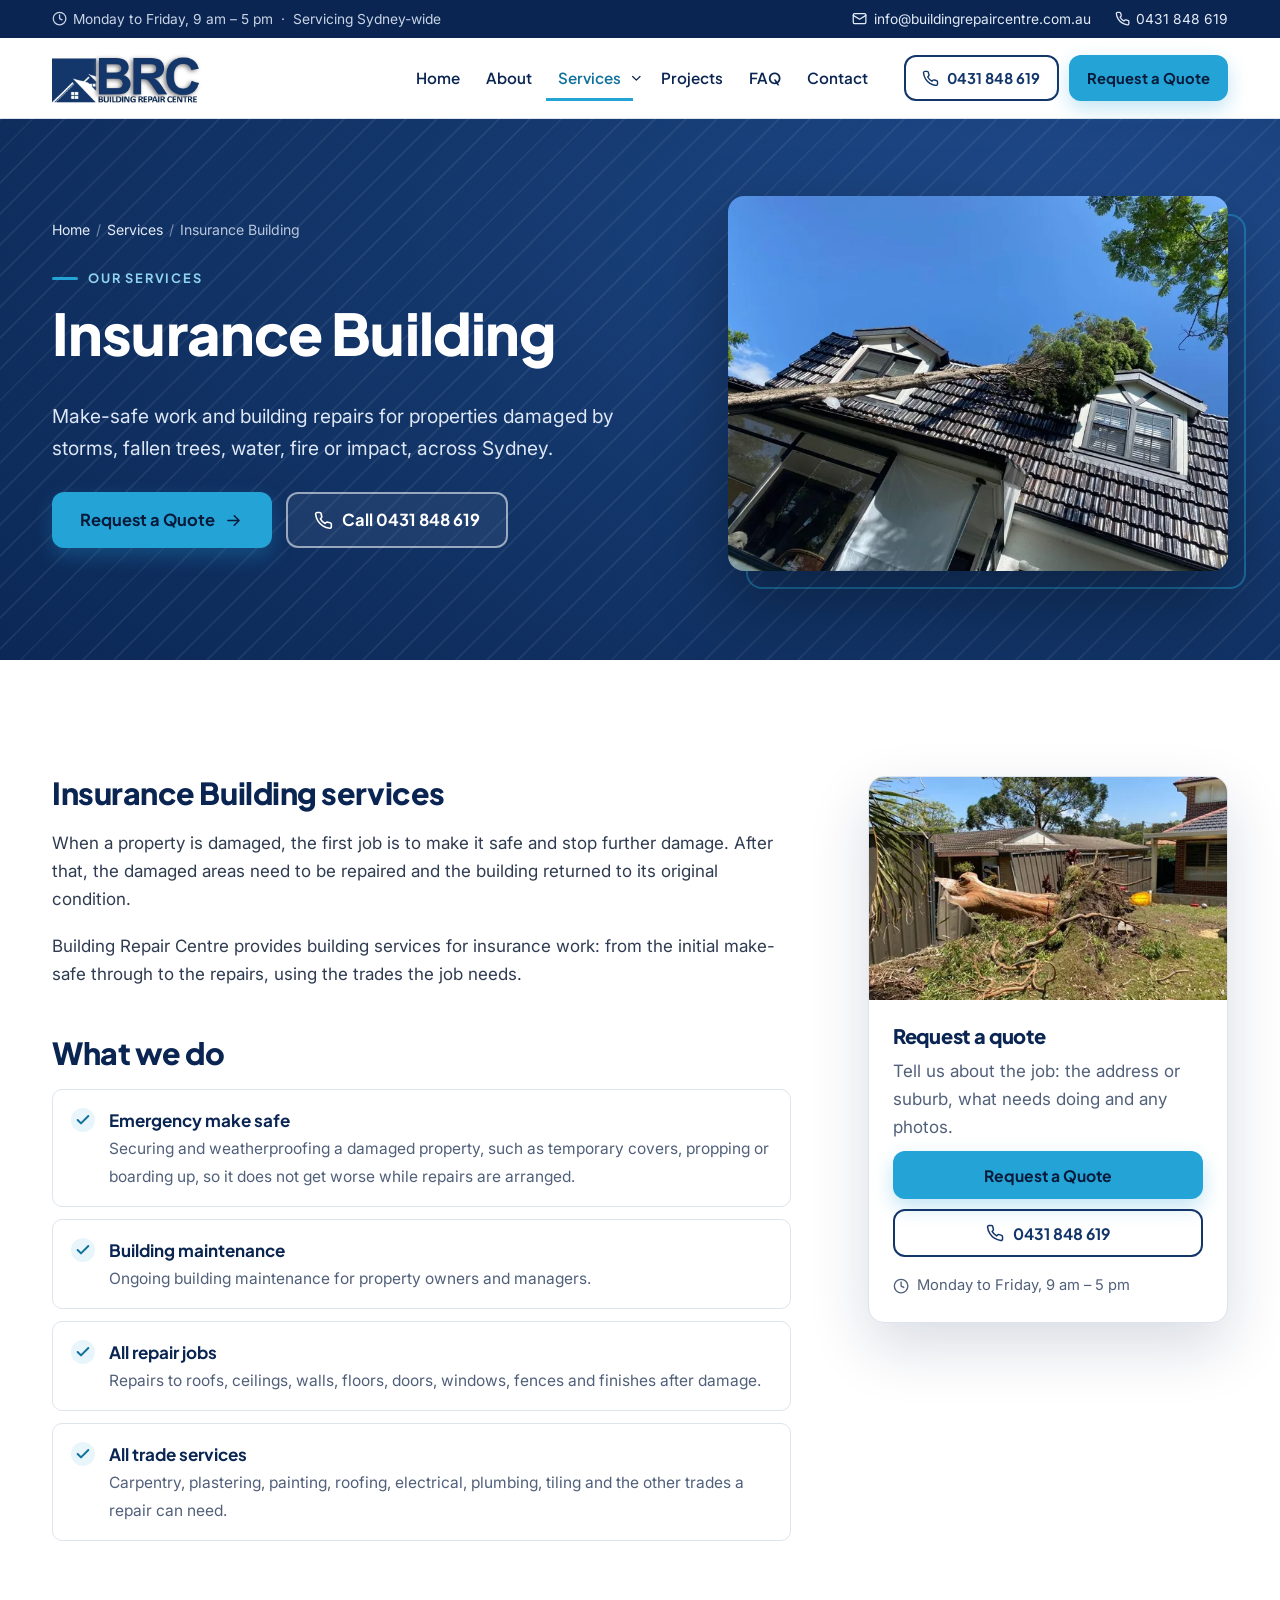
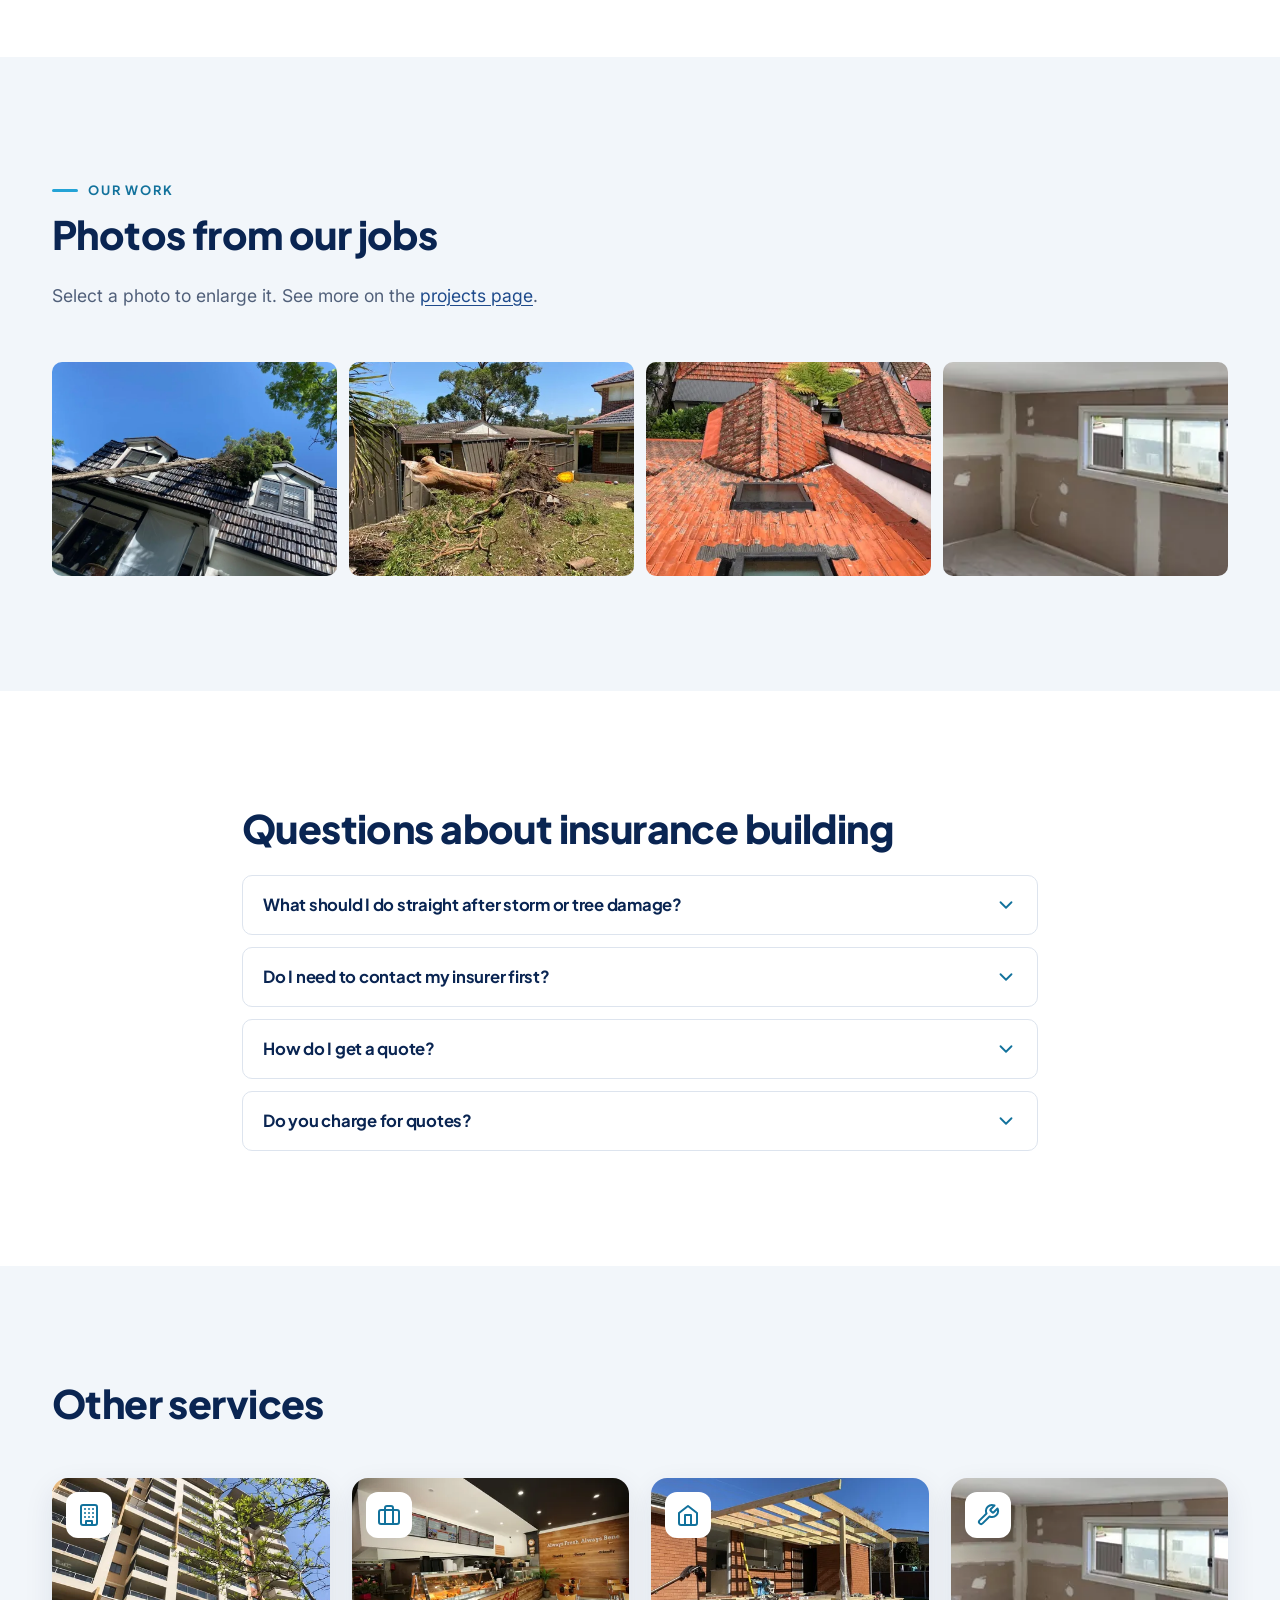
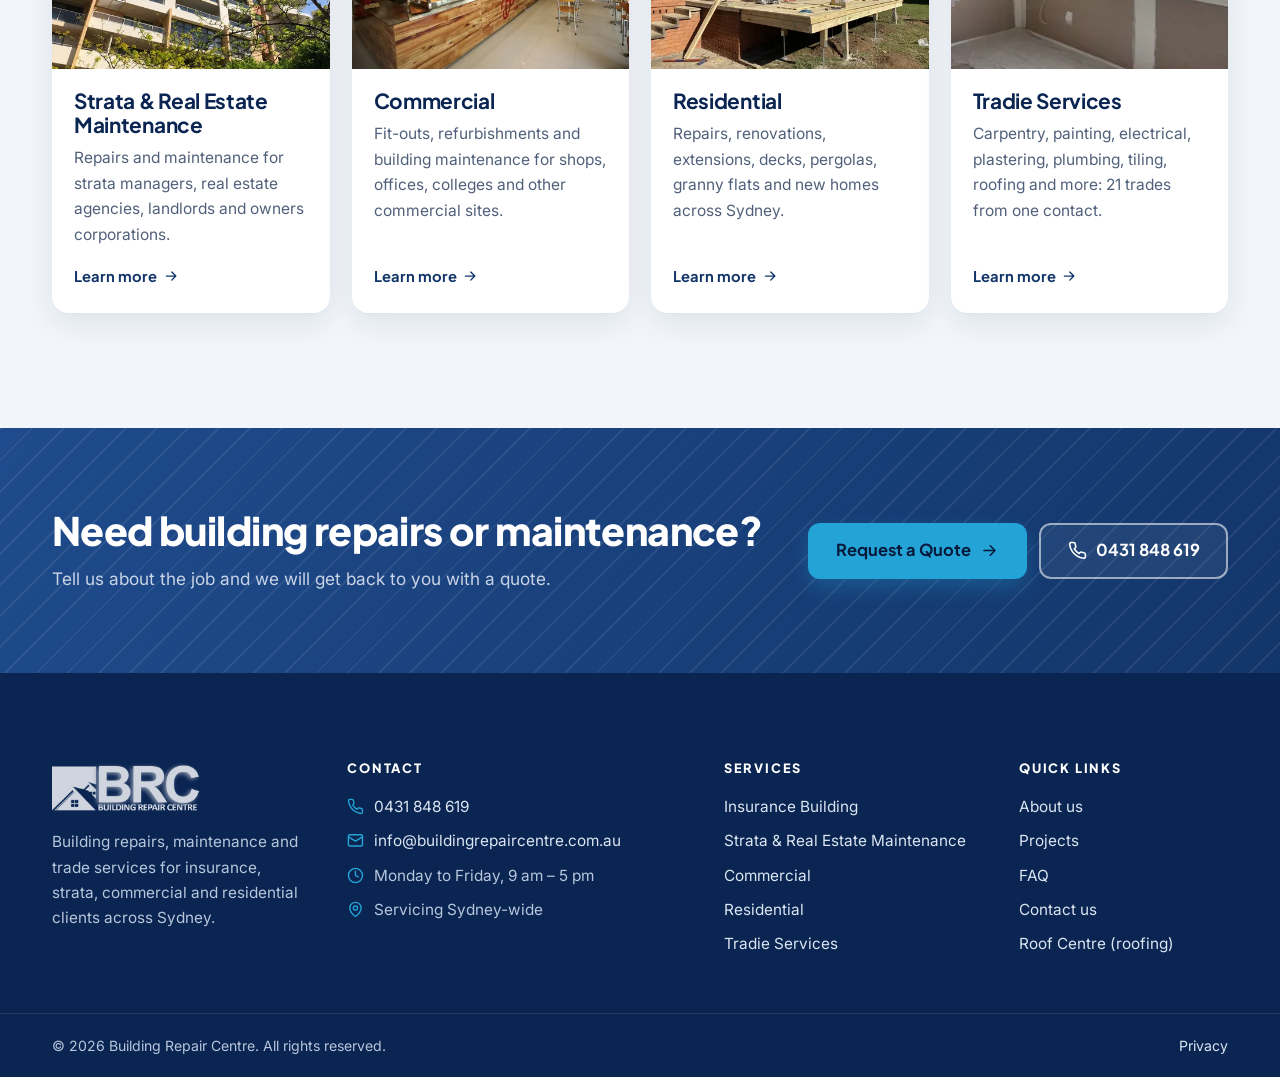
<file: insurance-building/index.html>
<!doctype html>
<html lang="en-AU">
<head>
<meta charset="utf-8">
<meta name="viewport" content="width=device-width, initial-scale=1">
<title>Insurance Building Repairs Sydney | Building Repair Centre</title>
<meta name="description" content="Make-safe work and insurance building repairs across Sydney for storm, fallen-tree, water, fire and impact damage. Call 0431 848 619.">
<link rel="canonical" href="https://www.buildingrepaircentre.com.au/insurance-building/">
<meta property="og:type" content="website">
<meta property="og:site_name" content="Building Repair Centre">
<meta property="og:locale" content="en_AU">
<meta property="og:title" content="Insurance Building Repairs Sydney | Building Repair Centre">
<meta property="og:description" content="Make-safe work and insurance building repairs across Sydney for storm, fallen-tree, water, fire and impact damage. Call 0431 848 619.">
<meta property="og:url" content="https://www.buildingrepaircentre.com.au/insurance-building/">
<meta property="og:image" content="https://www.buildingrepaircentre.com.au/assets/img/storm-tree-roof-1200.webp">
<meta name="twitter:card" content="summary_large_image">
<meta name="theme-color" content="#0a2552">
<link rel="icon" href="/favicon.ico" sizes="any">
<link rel="icon" href="/favicon-32.png" type="image/png" sizes="32x32">
<link rel="apple-touch-icon" href="/apple-touch-icon.png">
<link rel="manifest" href="/site.webmanifest">
<link rel="preconnect" href="https://fonts.googleapis.com">
<link rel="preconnect" href="https://fonts.gstatic.com" crossorigin>
<link rel="stylesheet" href="https://fonts.googleapis.com/css2?family=Inter:wght@400;500;600&family=Plus+Jakarta+Sans:wght@600;700;800&display=swap">
<link rel="stylesheet" href="/assets/css/site.css?v=586dcebb08">
<script>document.documentElement.classList.add('js')</script>
<script src="/assets/js/site.js?v=586dcebb08" defer></script>
<script type="application/ld+json">{"@context": "https://schema.org", "@type": "BreadcrumbList", "itemListElement": [{"@type": "ListItem", "position": 1, "name": "Home", "item": "https://www.buildingrepaircentre.com.au/"}, {"@type": "ListItem", "position": 2, "name": "Services", "item": "https://www.buildingrepaircentre.com.au/services/"}, {"@type": "ListItem", "position": 3, "name": "Insurance Building", "item": "https://www.buildingrepaircentre.com.au/insurance-building/"}]}</script><script type="application/ld+json">{"@context": "https://schema.org", "@type": "FAQPage", "mainEntity": [{"@type": "Question", "name": "What should I do straight after storm or tree damage?", "acceptedAnswer": {"@type": "Answer", "text": "Make sure everyone is safe first. If life or property is at immediate risk, call the NSW SES on 132 500 (or 000 in a life-threatening emergency). Take photos of the damage for your insurer, then call us on 0431 848 619 during business hours to arrange make-safe work and repairs."}}, {"@type": "Question", "name": "Do I need to contact my insurer first?", "acceptedAnswer": {"@type": "Answer", "text": "If you are making an insurance claim, contact your insurer as early as possible and follow their instructions. They may need photos, a report or a quote before repairs start."}}, {"@type": "Question", "name": "How do I get a quote?", "acceptedAnswer": {"@type": "Answer", "text": "Call us on 0431 848 619 or send an enquiry. Include the address or suburb, a description of the work and, if you can, a few photos."}}, {"@type": "Question", "name": "Do you charge for quotes?", "acceptedAnswer": {"@type": "Answer", "text": "No. Quotes are free. For some jobs we will need to inspect the property before we can quote."}}]}</script>
</head>
<body>
<a class="skip-link" href="#main">Skip to content</a>
<div class="topbar">
  <div class="container topbar__inner">
    <span><svg class="icon" viewBox="0 0 24 24" aria-hidden="true" focusable="false"><circle cx="12" cy="12" r="10"/><path d="M12 6v6l4 2"/></svg> Monday to Friday, 9 am – 5 pm &nbsp;·&nbsp; Servicing Sydney-wide</span>
    <span class="topbar__links"><a href="mailto:info@buildingrepaircentre.com.au"><svg class="icon" viewBox="0 0 24 24" aria-hidden="true" focusable="false"><rect x="2" y="4" width="20" height="16" rx="2"/><path d="m22 7-10 6L2 7"/></svg> info@buildingrepaircentre.com.au</a><a href="tel:+61431848619"><svg class="icon" viewBox="0 0 24 24" aria-hidden="true" focusable="false"><path d="M22 16.92v3a2 2 0 0 1-2.18 2 19.79 19.79 0 0 1-8.63-3.07 19.5 19.5 0 0 1-6-6 19.79 19.79 0 0 1-3.07-8.67A2 2 0 0 1 4.11 2h3a2 2 0 0 1 2 1.72c.13.96.36 1.9.7 2.81a2 2 0 0 1-.45 2.11L8.09 9.91a16 16 0 0 0 6 6l1.27-1.27a2 2 0 0 1 2.11-.45c.91.34 1.85.57 2.81.7A2 2 0 0 1 22 16.92z"/></svg> 0431 848 619</a></span>
  </div>
</div>
<header class="site-header" data-header>
  <div class="container site-header__inner">
    <a class="brand" href="/" aria-label="Building Repair Centre home">
      <img src="/assets/img/logo.webp" width="466" height="156" alt="Building Repair Centre">
    </a>
    <nav class="nav" id="site-nav" aria-label="Main">
      <ul class="nav__list" role="list">
        <li><a href="/">Home</a></li>
        <li><a href="/about-us/">About</a></li>
        <li class="nav__has-sub is-active">
          <a href="/services/">Services</a>
          <button class="nav__sub-toggle" type="button" aria-expanded="false" aria-controls="sub-services"><span class="visually-hidden">Show services</span><svg class="icon" viewBox="0 0 24 24" aria-hidden="true" focusable="false"><path d="m6 9 6 6 6-6"/></svg></button>
          <div class="nav__sub" id="sub-services">
            <ul role="list"><li><a href="/insurance-building/" aria-current="page"><svg class="icon" viewBox="0 0 24 24" aria-hidden="true" focusable="false"><path d="M12 22s8-4 8-10V5l-8-3-8 3v7c0 6 8 10 8 10z"/><path d="m9 12 2 2 4-4"/></svg>Insurance Building</a></li><li><a href="/strata-real-estate-maintenance/"><svg class="icon" viewBox="0 0 24 24" aria-hidden="true" focusable="false"><rect x="4" y="2" width="16" height="20" rx="2"/><path d="M9 22v-4h6v4M8 6h.01M12 6h.01M16 6h.01M8 10h.01M12 10h.01M16 10h.01M8 14h.01M12 14h.01M16 14h.01"/></svg>Strata &amp; Real Estate Maintenance</a></li><li><a href="/commercial/"><svg class="icon" viewBox="0 0 24 24" aria-hidden="true" focusable="false"><rect x="2" y="7" width="20" height="14" rx="2"/><path d="M16 21V5a2 2 0 0 0-2-2h-4a2 2 0 0 0-2 2v16"/></svg>Commercial</a></li><li><a href="/residential/"><svg class="icon" viewBox="0 0 24 24" aria-hidden="true" focusable="false"><path d="m3 10 9-7 9 7v10a2 2 0 0 1-2 2H5a2 2 0 0 1-2-2z"/><path d="M9 22V12h6v10"/></svg>Residential</a></li><li><a href="/tradie-services/"><svg class="icon" viewBox="0 0 24 24" aria-hidden="true" focusable="false"><path d="M14.7 6.3a1 1 0 0 0 0 1.4l1.6 1.6a1 1 0 0 0 1.4 0l3.77-3.77a6 6 0 0 1-7.94 7.94l-6.91 6.91a2.12 2.12 0 0 1-3-3l6.91-6.91a6 6 0 0 1 7.94-7.94l-3.76 3.76z"/></svg>Tradie Services</a></li></ul>
          </div>
        </li>
        <li><a href="/projects/">Projects</a></li>
        <li><a href="/faq/">FAQ</a></li>
        <li><a href="/contact-us/">Contact</a></li>
      </ul>
      <div class="nav__mobile-cta">
        <a class="btn btn--accent btn--block" href="/contact-us/#quote"><svg class="icon" viewBox="0 0 24 24" aria-hidden="true" focusable="false"><path d="M14 2H6a2 2 0 0 0-2 2v16a2 2 0 0 0 2 2h12a2 2 0 0 0 2-2V8z"/><path d="M14 2v6h6M16 13H8M16 17H8M10 9H8"/></svg> Request a Quote</a>
        <a class="btn btn--ghost-light btn--block" href="tel:+61431848619"><svg class="icon" viewBox="0 0 24 24" aria-hidden="true" focusable="false"><path d="M22 16.92v3a2 2 0 0 1-2.18 2 19.79 19.79 0 0 1-8.63-3.07 19.5 19.5 0 0 1-6-6 19.79 19.79 0 0 1-3.07-8.67A2 2 0 0 1 4.11 2h3a2 2 0 0 1 2 1.72c.13.96.36 1.9.7 2.81a2 2 0 0 1-.45 2.11L8.09 9.91a16 16 0 0 0 6 6l1.27-1.27a2 2 0 0 1 2.11-.45c.91.34 1.85.57 2.81.7A2 2 0 0 1 22 16.92z"/></svg> Call 0431 848 619</a>
        <p>Monday to Friday, 9 am – 5 pm<br><a href="mailto:info@buildingrepaircentre.com.au">info@buildingrepaircentre.com.au</a></p>
      </div>
    </nav>
    <div class="header-cta">
      <a class="btn btn--outline header-cta__call" href="tel:+61431848619" aria-label="Call 0431 848 619"><svg class="icon" viewBox="0 0 24 24" aria-hidden="true" focusable="false"><path d="M22 16.92v3a2 2 0 0 1-2.18 2 19.79 19.79 0 0 1-8.63-3.07 19.5 19.5 0 0 1-6-6 19.79 19.79 0 0 1-3.07-8.67A2 2 0 0 1 4.11 2h3a2 2 0 0 1 2 1.72c.13.96.36 1.9.7 2.81a2 2 0 0 1-.45 2.11L8.09 9.91a16 16 0 0 0 6 6l1.27-1.27a2 2 0 0 1 2.11-.45c.91.34 1.85.57 2.81.7A2 2 0 0 1 22 16.92z"/></svg><span>0431 848 619</span></a>
      <a class="btn btn--accent header-cta__quote" href="/contact-us/#quote">Request a Quote</a>
      <button class="menu-toggle" type="button" aria-expanded="false" aria-controls="site-nav" data-menu-toggle>
        <svg class="icon icon--open" viewBox="0 0 24 24" aria-hidden="true" focusable="false"><path d="M4 6h16M4 12h16M4 18h16"/></svg><svg class="icon icon--close" viewBox="0 0 24 24" aria-hidden="true" focusable="false"><path d="M18 6 6 18M6 6l12 12"/></svg><span class="visually-hidden">Menu</span>
      </button>
    </div>
  </div>
</header>
<main id="main" tabindex="-1">
<section class="page-hero">
  <div class="container page-hero__grid">
    <div class="page-hero__content">
      <nav class="breadcrumbs" aria-label="Breadcrumb"><ol role="list"><li><a href="/">Home</a></li><li><a href="/services/">Services</a></li><li aria-current="page">Insurance Building</li></ol></nav><p class="eyebrow eyebrow--light">Our services</p>
      <h1>Insurance Building</h1>
      <p class="page-hero__lead">Make-safe work and building repairs for properties damaged by storms, fallen trees, water, fire or impact, across Sydney.</p>
      <div class="hero__actions">
        <a class="btn btn--accent btn--lg" href="/contact-us/#quote">Request a Quote <svg class="icon" viewBox="0 0 24 24" aria-hidden="true" focusable="false"><path d="M5 12h14M13 6l6 6-6 6"/></svg></a>
        <a class="btn btn--ghost-light btn--lg" href="tel:+61431848619"><svg class="icon" viewBox="0 0 24 24" aria-hidden="true" focusable="false"><path d="M22 16.92v3a2 2 0 0 1-2.18 2 19.79 19.79 0 0 1-8.63-3.07 19.5 19.5 0 0 1-6-6 19.79 19.79 0 0 1-3.07-8.67A2 2 0 0 1 4.11 2h3a2 2 0 0 1 2 1.72c.13.96.36 1.9.7 2.81a2 2 0 0 1-.45 2.11L8.09 9.91a16 16 0 0 0 6 6l1.27-1.27a2 2 0 0 1 2.11-.45c.91.34 1.85.57 2.81.7A2 2 0 0 1 22 16.92z"/></svg> Call 0431 848 619</a>
      </div>
    </div>
    <div class="page-hero__photo"><img src="/assets/img/storm-tree-roof-800.webp" srcset="/assets/img/storm-tree-roof-480.webp 480w, /assets/img/storm-tree-roof-800.webp 800w, /assets/img/storm-tree-roof-1200.webp 1200w, /assets/img/storm-tree-roof-1276.webp 1276w" sizes="(min-width: 900px) 500px, min(560px, 92vw)" width="800" height="599" alt="Tree fallen across the tiled roof of a two-storey house" loading="eager" decoding="async" fetchpriority="high"></div>
  </div>
</section>
<section class="section">
  <div class="container svc-layout">
    <div class="prose">
      <section class="prose-block reveal">
        <h2>Insurance Building services</h2>
        <p>When a property is damaged, the first job is to make it safe and stop further damage. After that, the damaged areas need to be repaired and the building returned to its original condition.</p><p>Building Repair Centre provides building services for insurance work: from the initial make-safe through to the repairs, using the trades the job needs.</p>
      </section>
      <section class="prose-block reveal">
        <h2>What we do</h2>
        <ul class="includes" role="list"><li><svg class="icon" viewBox="0 0 24 24" aria-hidden="true" focusable="false"><path d="M20 6 9 17l-5-5"/></svg><div><strong>Emergency make safe</strong><span>Securing and weatherproofing a damaged property, such as temporary covers, propping or boarding up, so it does not get worse while repairs are arranged.</span></div></li><li><svg class="icon" viewBox="0 0 24 24" aria-hidden="true" focusable="false"><path d="M20 6 9 17l-5-5"/></svg><div><strong>Building maintenance</strong><span>Ongoing building maintenance for property owners and managers.</span></div></li><li><svg class="icon" viewBox="0 0 24 24" aria-hidden="true" focusable="false"><path d="M20 6 9 17l-5-5"/></svg><div><strong>All repair jobs</strong><span>Repairs to roofs, ceilings, walls, floors, doors, windows, fences and finishes after damage.</span></div></li><li><svg class="icon" viewBox="0 0 24 24" aria-hidden="true" focusable="false"><path d="M20 6 9 17l-5-5"/></svg><div><strong>All trade services</strong><span>Carpentry, plastering, painting, roofing, electrical, plumbing, tiling and the other trades a repair can need.</span></div></li></ul>
      </section>
    </div>
<aside class="svc-aside">
  <div class="svc-aside__card reveal">
    <img src="/assets/img/storm-tree-yard-800.webp" srcset="/assets/img/storm-tree-yard-480.webp 480w, /assets/img/storm-tree-yard-800.webp 800w, /assets/img/storm-tree-yard-1200.webp 1200w, /assets/img/storm-tree-yard-1276.webp 1276w" sizes="(min-width: 1000px) 360px, 90vw" width="800" height="599" alt="Large tree fallen into a backyard beside a house" loading="lazy" decoding="async">
    <div class="svc-aside__body">
      <h2>Request a quote</h2>
      <p>Tell us about the job: the address or suburb, what needs doing and any photos.</p>
      <a class="btn btn--accent btn--block" href="/contact-us/?service=insurance-building#quote">Request a Quote</a>
      <a class="btn btn--outline btn--block" href="tel:+61431848619"><svg class="icon" viewBox="0 0 24 24" aria-hidden="true" focusable="false"><path d="M22 16.92v3a2 2 0 0 1-2.18 2 19.79 19.79 0 0 1-8.63-3.07 19.5 19.5 0 0 1-6-6 19.79 19.79 0 0 1-3.07-8.67A2 2 0 0 1 4.11 2h3a2 2 0 0 1 2 1.72c.13.96.36 1.9.7 2.81a2 2 0 0 1-.45 2.11L8.09 9.91a16 16 0 0 0 6 6l1.27-1.27a2 2 0 0 1 2.11-.45c.91.34 1.85.57 2.81.7A2 2 0 0 1 22 16.92z"/></svg> 0431 848 619</a>
      <p class="svc-aside__hours"><svg class="icon" viewBox="0 0 24 24" aria-hidden="true" focusable="false"><circle cx="12" cy="12" r="10"/><path d="M12 6v6l4 2"/></svg> Monday to Friday, 9 am – 5 pm</p>
    </div>
  </div>
</aside>
  </div>
</section>
<section class="section section--tint">
  <div class="container">
    <div class="section-head reveal">
      <p class="eyebrow">Our work</p>
      <h2>Photos from our jobs</h2>
      <p>Select a photo to enlarge it. See more on the <a href="/projects/">projects page</a>.</p>
    </div>
    <ul class="gallery" role="list"><li><button type="button" class="gallery__item" data-full="/assets/img/storm-tree-roof-1276.webp" data-caption="Tree fallen across the tiled roof of a two-storey house" aria-label="View larger: Tree fallen across the tiled roof of a two-storey house"><img src="/assets/img/storm-tree-roof-800.webp" srcset="/assets/img/storm-tree-roof-480.webp 480w, /assets/img/storm-tree-roof-800.webp 800w, /assets/img/storm-tree-roof-1200.webp 1200w, /assets/img/storm-tree-roof-1276.webp 1276w" sizes="(min-width: 1000px) 25vw, (min-width: 600px) 33vw, 50vw" width="800" height="599" alt="Tree fallen across the tiled roof of a two-storey house" loading="lazy" decoding="async"></button></li><li><button type="button" class="gallery__item" data-full="/assets/img/storm-tree-yard-1276.webp" data-caption="Large tree fallen into a backyard beside a house" aria-label="View larger: Large tree fallen into a backyard beside a house"><img src="/assets/img/storm-tree-yard-800.webp" srcset="/assets/img/storm-tree-yard-480.webp 480w, /assets/img/storm-tree-yard-800.webp 800w, /assets/img/storm-tree-yard-1200.webp 1200w, /assets/img/storm-tree-yard-1276.webp 1276w" sizes="(min-width: 1000px) 25vw, (min-width: 600px) 33vw, 50vw" width="800" height="599" alt="Large tree fallen into a backyard beside a house" loading="lazy" decoding="async"></button></li><li><button type="button" class="gallery__item" data-full="/assets/img/tile-roof-skylights-956.webp" data-caption="Terracotta tile roof with two skylights" aria-label="View larger: Terracotta tile roof with two skylights"><img src="/assets/img/tile-roof-skylights-800.webp" srcset="/assets/img/tile-roof-skylights-480.webp 480w, /assets/img/tile-roof-skylights-800.webp 800w, /assets/img/tile-roof-skylights-956.webp 956w" sizes="(min-width: 1000px) 25vw, (min-width: 600px) 33vw, 50vw" width="800" height="1068" alt="Terracotta tile roof with two skylights" loading="lazy" decoding="async"></button></li><li><button type="button" class="gallery__item" data-full="/assets/img/plastered-room-1200.webp" data-caption="Room with new plasterboard walls set and ready for painting" aria-label="View larger: Room with new plasterboard walls set and ready for painting"><img src="/assets/img/plastered-room-800.webp" srcset="/assets/img/plastered-room-480.webp 480w, /assets/img/plastered-room-800.webp 800w, /assets/img/plastered-room-1200.webp 1200w" sizes="(min-width: 1000px) 25vw, (min-width: 600px) 33vw, 50vw" width="800" height="333" alt="Room with new plasterboard walls set and ready for painting" loading="lazy" decoding="async"></button></li></ul>
  </div>
</section>
<section class="section">
  <div class="container narrow reveal">
    <h2>Questions about insurance building</h2>
    <div class="faq-list"><details class="faq"><summary><h3 class="faq__q">What should I do straight after storm or tree damage?</h3><svg class="icon" viewBox="0 0 24 24" aria-hidden="true" focusable="false"><path d="m6 9 6 6 6-6"/></svg></summary><div class="faq__a"><p>Make sure everyone is safe first. If life or property is at immediate risk, call the NSW SES on <a href="tel:132500">132 500</a> (or 000 in a life-threatening emergency). Take photos of the damage for your insurer, then call us on <a href="tel:+61431848619">0431 848 619</a> during business hours to arrange make-safe work and repairs.</p></div></details><details class="faq"><summary><h3 class="faq__q">Do I need to contact my insurer first?</h3><svg class="icon" viewBox="0 0 24 24" aria-hidden="true" focusable="false"><path d="m6 9 6 6 6-6"/></svg></summary><div class="faq__a"><p>If you are making an insurance claim, contact your insurer as early as possible and follow their instructions. They may need photos, a report or a quote before repairs start.</p></div></details><details class="faq"><summary><h3 class="faq__q">How do I get a quote?</h3><svg class="icon" viewBox="0 0 24 24" aria-hidden="true" focusable="false"><path d="m6 9 6 6 6-6"/></svg></summary><div class="faq__a"><p>Call us on <a href="tel:+61431848619">0431 848 619</a> or <a href="/contact-us/#quote">send an enquiry</a>. Include the address or suburb, a description of the work and, if you can, a few photos.</p></div></details><details class="faq"><summary><h3 class="faq__q">Do you charge for quotes?</h3><svg class="icon" viewBox="0 0 24 24" aria-hidden="true" focusable="false"><path d="m6 9 6 6 6-6"/></svg></summary><div class="faq__a"><p>No. Quotes are free. For some jobs we will need to inspect the property before we can quote.</p></div></details></div>
  </div>
</section>
<section class="section section--tint">
  <div class="container">
    <div class="section-head reveal"><h2>Other services</h2></div>
    <ul class="sector-grid" role="list"><li class="sector reveal">
  <a href="/strata-real-estate-maintenance/">
    <div class="sector__img"><img src="/assets/img/redfern-apartments-800.webp" srcset="/assets/img/redfern-apartments-480.webp 480w, /assets/img/redfern-apartments-800.webp 800w, /assets/img/redfern-apartments-1200.webp 1200w, /assets/img/redfern-apartments-1600.webp 1600w" sizes="(min-width: 1100px) 300px, (min-width: 560px) 50vw, 100vw" width="800" height="600" alt="Multi-storey apartment building in Redfern" loading="lazy" decoding="async"></div>
    <span class="sector__badge"><svg class="icon" viewBox="0 0 24 24" aria-hidden="true" focusable="false"><rect x="4" y="2" width="16" height="20" rx="2"/><path d="M9 22v-4h6v4M8 6h.01M12 6h.01M16 6h.01M8 10h.01M12 10h.01M16 10h.01M8 14h.01M12 14h.01M16 14h.01"/></svg></span>
    <div class="sector__body">
      <h3>Strata &amp; Real Estate Maintenance</h3>
      <p>Repairs and maintenance for strata managers, real estate agencies, landlords and owners corporations.</p>
      <span class="sector__more">Learn more <svg class="icon" viewBox="0 0 24 24" aria-hidden="true" focusable="false"><path d="M5 12h14M13 6l6 6-6 6"/></svg></span>
    </div>
  </a>
</li><li class="sector reveal">
  <a href="/commercial/">
    <div class="sector__img"><img src="/assets/img/cafe-fitout-800.webp" srcset="/assets/img/cafe-fitout-480.webp 480w, /assets/img/cafe-fitout-800.webp 800w, /assets/img/cafe-fitout-1200.webp 1200w, /assets/img/cafe-fitout-1600.webp 1600w" sizes="(min-width: 1100px) 300px, (min-width: 560px) 50vw, 100vw" width="800" height="533" alt="Completed café fit-out with timber-clad counter, display cabinet and pendant lights" loading="lazy" decoding="async"></div>
    <span class="sector__badge"><svg class="icon" viewBox="0 0 24 24" aria-hidden="true" focusable="false"><rect x="2" y="7" width="20" height="14" rx="2"/><path d="M16 21V5a2 2 0 0 0-2-2h-4a2 2 0 0 0-2 2v16"/></svg></span>
    <div class="sector__body">
      <h3>Commercial</h3>
      <p>Fit-outs, refurbishments and building maintenance for shops, offices, colleges and other commercial sites.</p>
      <span class="sector__more">Learn more <svg class="icon" viewBox="0 0 24 24" aria-hidden="true" focusable="false"><path d="M5 12h14M13 6l6 6-6 6"/></svg></span>
    </div>
  </a>
</li><li class="sector reveal">
  <a href="/residential/">
    <div class="sector__img"><img src="/assets/img/deck-pergola-cn-800.webp" srcset="/assets/img/deck-pergola-cn-480.webp 480w, /assets/img/deck-pergola-cn-800.webp 800w, /assets/img/deck-pergola-cn-1200.webp 1200w, /assets/img/deck-pergola-cn-1600.webp 1600w" sizes="(min-width: 1100px) 300px, (min-width: 560px) 50vw, 100vw" width="800" height="600" alt="Chipping Norton: new timber deck and pergola framing at the back of a brick home" loading="lazy" decoding="async"></div>
    <span class="sector__badge"><svg class="icon" viewBox="0 0 24 24" aria-hidden="true" focusable="false"><path d="m3 10 9-7 9 7v10a2 2 0 0 1-2 2H5a2 2 0 0 1-2-2z"/><path d="M9 22V12h6v10"/></svg></span>
    <div class="sector__body">
      <h3>Residential</h3>
      <p>Repairs, renovations, extensions, decks, pergolas, granny flats and new homes across Sydney.</p>
      <span class="sector__more">Learn more <svg class="icon" viewBox="0 0 24 24" aria-hidden="true" focusable="false"><path d="M5 12h14M13 6l6 6-6 6"/></svg></span>
    </div>
  </a>
</li><li class="sector reveal">
  <a href="/tradie-services/">
    <div class="sector__img"><img src="/assets/img/plastered-room-800.webp" srcset="/assets/img/plastered-room-480.webp 480w, /assets/img/plastered-room-800.webp 800w, /assets/img/plastered-room-1200.webp 1200w" sizes="(min-width: 1100px) 300px, (min-width: 560px) 50vw, 100vw" width="800" height="333" alt="Room with new plasterboard walls set and ready for painting" loading="lazy" decoding="async"></div>
    <span class="sector__badge"><svg class="icon" viewBox="0 0 24 24" aria-hidden="true" focusable="false"><path d="M14.7 6.3a1 1 0 0 0 0 1.4l1.6 1.6a1 1 0 0 0 1.4 0l3.77-3.77a6 6 0 0 1-7.94 7.94l-6.91 6.91a2.12 2.12 0 0 1-3-3l6.91-6.91a6 6 0 0 1 7.94-7.94l-3.76 3.76z"/></svg></span>
    <div class="sector__body">
      <h3>Tradie Services</h3>
      <p>Carpentry, painting, electrical, plastering, plumbing, tiling, roofing and more: 21 trades from one contact.</p>
      <span class="sector__more">Learn more <svg class="icon" viewBox="0 0 24 24" aria-hidden="true" focusable="false"><path d="M5 12h14M13 6l6 6-6 6"/></svg></span>
    </div>
  </a>
</li></ul>
  </div>
</section>
</main>
<section class="cta-band" aria-labelledby="cta-band-title">
  <div class="container cta-band__inner">
    <div>
      <h2 id="cta-band-title">Need building repairs or maintenance?</h2>
      <p>Tell us about the job and we will get back to you with a quote.</p>
    </div>
    <div class="cta-band__actions">
      <a class="btn btn--accent btn--lg" href="/contact-us/#quote">Request a Quote <svg class="icon" viewBox="0 0 24 24" aria-hidden="true" focusable="false"><path d="M5 12h14M13 6l6 6-6 6"/></svg></a>
      <a class="btn btn--ghost-light btn--lg" href="tel:+61431848619"><svg class="icon" viewBox="0 0 24 24" aria-hidden="true" focusable="false"><path d="M22 16.92v3a2 2 0 0 1-2.18 2 19.79 19.79 0 0 1-8.63-3.07 19.5 19.5 0 0 1-6-6 19.79 19.79 0 0 1-3.07-8.67A2 2 0 0 1 4.11 2h3a2 2 0 0 1 2 1.72c.13.96.36 1.9.7 2.81a2 2 0 0 1-.45 2.11L8.09 9.91a16 16 0 0 0 6 6l1.27-1.27a2 2 0 0 1 2.11-.45c.91.34 1.85.57 2.81.7A2 2 0 0 1 22 16.92z"/></svg> 0431 848 619</a>
    </div>
  </div>
</section>
<footer class="site-footer">
  <div class="container site-footer__grid">
    <div class="site-footer__brand">
      <img src="/assets/img/logo-white.webp" width="466" height="156" alt="Building Repair Centre" loading="lazy">
      <p>Building repairs, maintenance and trade services for insurance, strata, commercial and residential clients across Sydney.</p>
    </div>
    <div>
      <h2 class="site-footer__title">Contact</h2>
      <ul class="site-footer__contact" role="list">
        <li><svg class="icon" viewBox="0 0 24 24" aria-hidden="true" focusable="false"><path d="M22 16.92v3a2 2 0 0 1-2.18 2 19.79 19.79 0 0 1-8.63-3.07 19.5 19.5 0 0 1-6-6 19.79 19.79 0 0 1-3.07-8.67A2 2 0 0 1 4.11 2h3a2 2 0 0 1 2 1.72c.13.96.36 1.9.7 2.81a2 2 0 0 1-.45 2.11L8.09 9.91a16 16 0 0 0 6 6l1.27-1.27a2 2 0 0 1 2.11-.45c.91.34 1.85.57 2.81.7A2 2 0 0 1 22 16.92z"/></svg><a href="tel:+61431848619">0431 848 619</a></li>
        <li><svg class="icon" viewBox="0 0 24 24" aria-hidden="true" focusable="false"><rect x="2" y="4" width="20" height="16" rx="2"/><path d="m22 7-10 6L2 7"/></svg><a href="mailto:info@buildingrepaircentre.com.au">info@buildingrepaircentre.com.au</a></li>
        <li><svg class="icon" viewBox="0 0 24 24" aria-hidden="true" focusable="false"><circle cx="12" cy="12" r="10"/><path d="M12 6v6l4 2"/></svg><span>Monday to Friday, 9 am – 5 pm</span></li>
        <li><svg class="icon" viewBox="0 0 24 24" aria-hidden="true" focusable="false"><path d="M20 10c0 6-8 12-8 12s-8-6-8-12a8 8 0 0 1 16 0Z"/><circle cx="12" cy="10" r="3"/></svg><span>Servicing Sydney-wide</span></li>
      </ul>
    </div>
    <div>
      <h2 class="site-footer__title">Services</h2>
      <ul role="list"><li><a href="/insurance-building/">Insurance Building</a></li><li><a href="/strata-real-estate-maintenance/">Strata &amp; Real Estate Maintenance</a></li><li><a href="/commercial/">Commercial</a></li><li><a href="/residential/">Residential</a></li><li><a href="/tradie-services/">Tradie Services</a></li></ul>
    </div>
    <div>
      <h2 class="site-footer__title">Quick links</h2>
      <ul role="list">
        <li><a href="/about-us/">About us</a></li>
        <li><a href="/projects/">Projects</a></li>
        <li><a href="/faq/">FAQ</a></li>
        <li><a href="/contact-us/">Contact us</a></li>
        <li><a href="https://www.roofcentre.com.au/" rel="noopener">Roof Centre (roofing)</a></li>
      </ul>
    </div>
  </div>
  <div class="site-footer__base">
    <div class="container">
      <p>&copy; 2026 Building Repair Centre. All rights reserved.</p>
      <p><a href="/privacy/">Privacy</a></p>
    </div>
  </div>
</footer>
<div class="mobile-bar" aria-label="Quick contact">
  <a class="mobile-bar__call" href="tel:+61431848619"><svg class="icon" viewBox="0 0 24 24" aria-hidden="true" focusable="false"><path d="M22 16.92v3a2 2 0 0 1-2.18 2 19.79 19.79 0 0 1-8.63-3.07 19.5 19.5 0 0 1-6-6 19.79 19.79 0 0 1-3.07-8.67A2 2 0 0 1 4.11 2h3a2 2 0 0 1 2 1.72c.13.96.36 1.9.7 2.81a2 2 0 0 1-.45 2.11L8.09 9.91a16 16 0 0 0 6 6l1.27-1.27a2 2 0 0 1 2.11-.45c.91.34 1.85.57 2.81.7A2 2 0 0 1 22 16.92z"/></svg> Call</a>
  <a class="mobile-bar__quote" href="/contact-us/#quote"><svg class="icon" viewBox="0 0 24 24" aria-hidden="true" focusable="false"><path d="M14 2H6a2 2 0 0 0-2 2v16a2 2 0 0 0 2 2h12a2 2 0 0 0 2-2V8z"/><path d="M14 2v6h6M16 13H8M16 17H8M10 9H8"/></svg> Request a Quote</a>
</div>
<dialog class="lightbox" data-lightbox aria-label="Photo viewer">
  <figure>
    <img alt="" data-lightbox-img>
    <figcaption data-lightbox-caption></figcaption>
  </figure>
  <button class="lightbox__btn lightbox__close" type="button" data-lightbox-close aria-label="Close"><svg class="icon" viewBox="0 0 24 24" aria-hidden="true" focusable="false"><path d="M18 6 6 18M6 6l12 12"/></svg></button>
  <button class="lightbox__btn lightbox__prev" type="button" data-lightbox-prev aria-label="Previous photo"><svg class="icon" viewBox="0 0 24 24" aria-hidden="true" focusable="false"><path d="M5 12h14M13 6l6 6-6 6"/></svg></button>
  <button class="lightbox__btn lightbox__next" type="button" data-lightbox-next aria-label="Next photo"><svg class="icon" viewBox="0 0 24 24" aria-hidden="true" focusable="false"><path d="M5 12h14M13 6l6 6-6 6"/></svg></button>
</dialog>
</body>
</html>
</file>
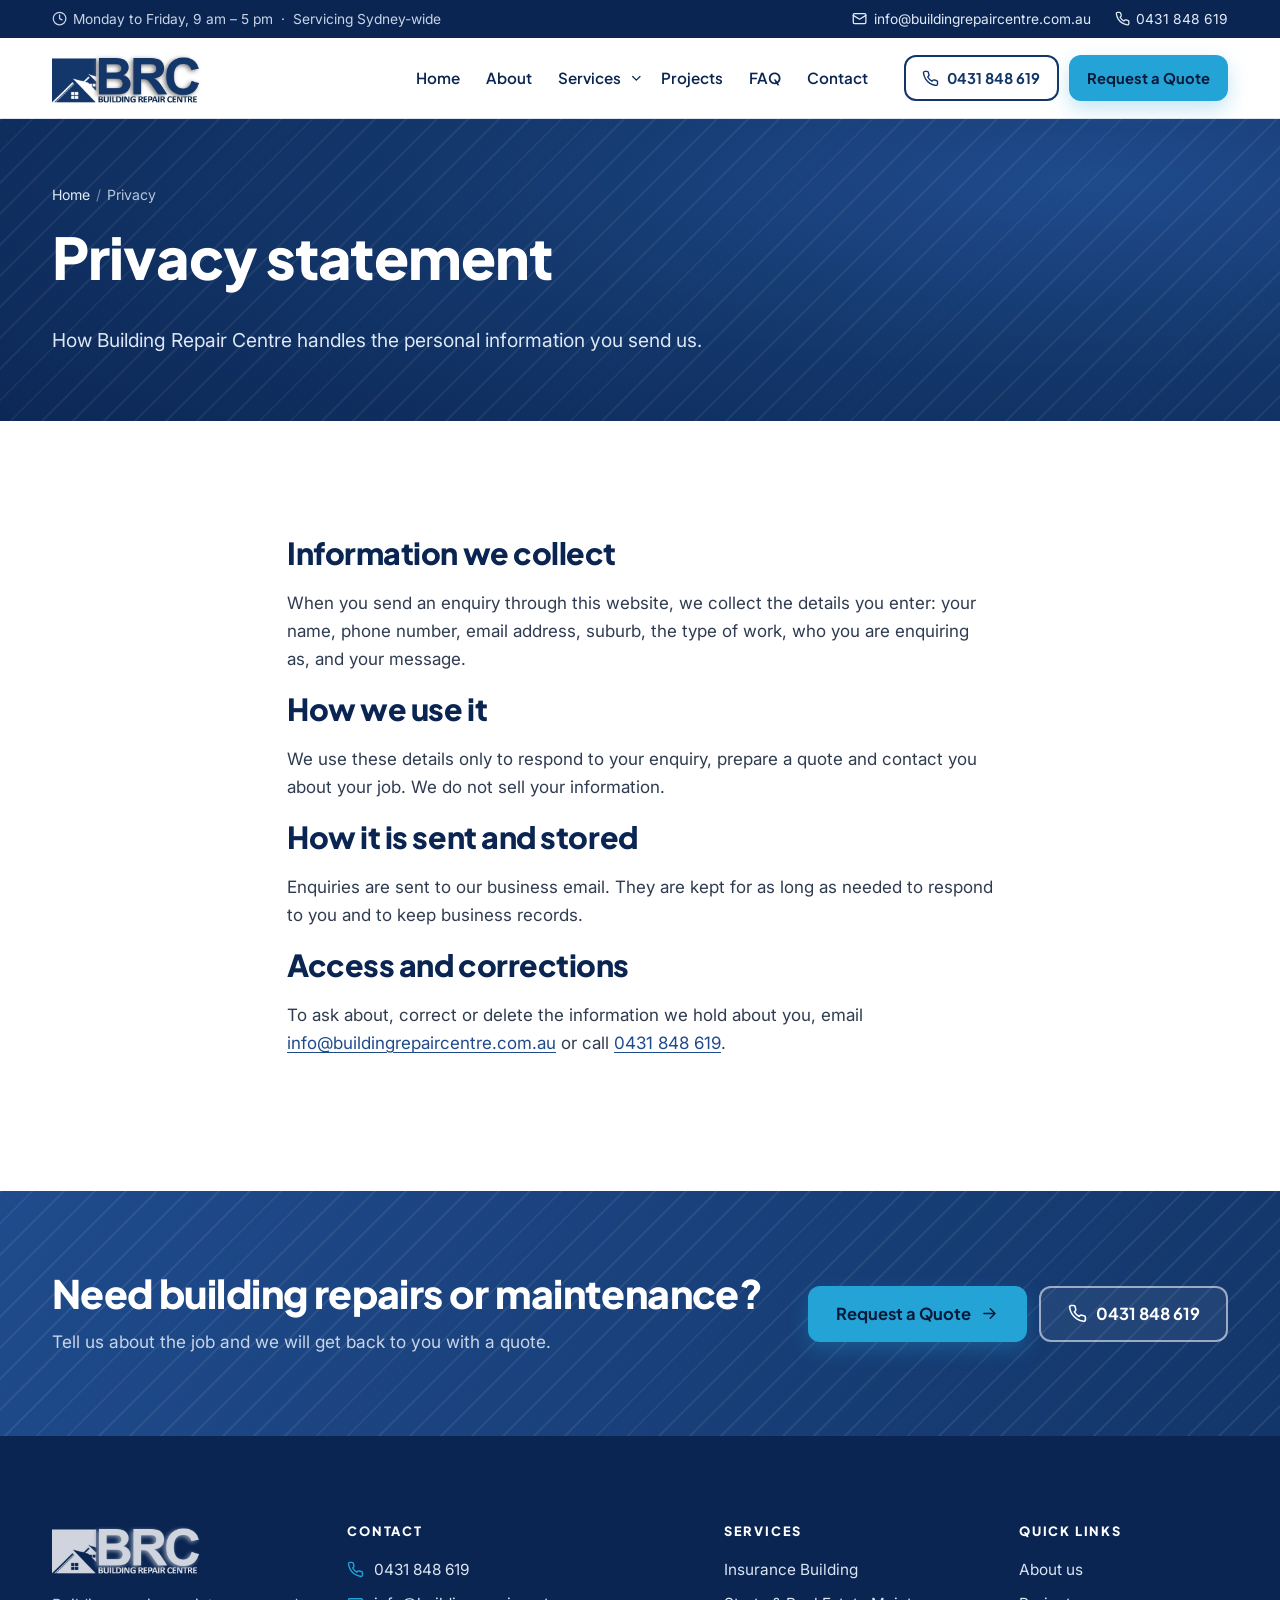
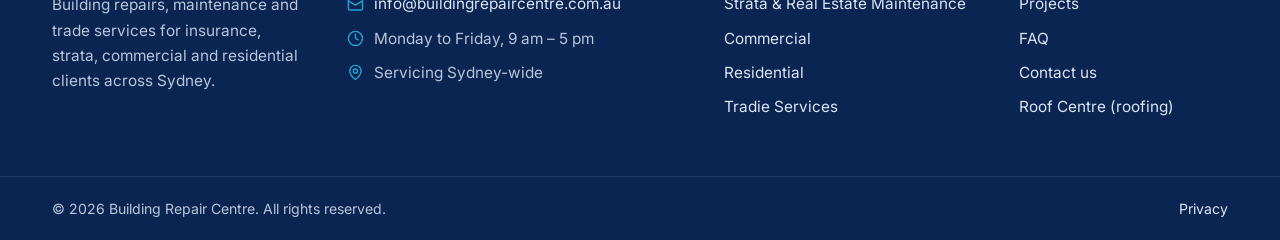
<file: privacy/index.html>
<!doctype html>
<html lang="en-AU">
<head>
<meta charset="utf-8">
<meta name="viewport" content="width=device-width, initial-scale=1">
<title>Privacy Statement | Building Repair Centre</title>
<meta name="description" content="How Building Repair Centre collects and uses the personal information you send through our website enquiry form.">
<link rel="canonical" href="https://www.buildingrepaircentre.com.au/privacy/">
<meta property="og:type" content="website">
<meta property="og:site_name" content="Building Repair Centre">
<meta property="og:locale" content="en_AU">
<meta property="og:title" content="Privacy Statement | Building Repair Centre">
<meta property="og:description" content="How Building Repair Centre collects and uses the personal information you send through our website enquiry form.">
<meta property="og:url" content="https://www.buildingrepaircentre.com.au/privacy/">
<meta property="og:image" content="https://www.buildingrepaircentre.com.au/assets/img/og-building-repair-centre.jpg">
<meta name="twitter:card" content="summary_large_image">
<meta name="theme-color" content="#0a2552">
<link rel="icon" href="/favicon.ico" sizes="any">
<link rel="icon" href="/favicon-32.png" type="image/png" sizes="32x32">
<link rel="apple-touch-icon" href="/apple-touch-icon.png">
<link rel="manifest" href="/site.webmanifest">
<link rel="preconnect" href="https://fonts.googleapis.com">
<link rel="preconnect" href="https://fonts.gstatic.com" crossorigin>
<link rel="stylesheet" href="https://fonts.googleapis.com/css2?family=Inter:wght@400;500;600&family=Plus+Jakarta+Sans:wght@600;700;800&display=swap">
<link rel="stylesheet" href="/assets/css/site.css?v=586dcebb08">
<script>document.documentElement.classList.add('js')</script>
<script src="/assets/js/site.js?v=586dcebb08" defer></script>
<script type="application/ld+json">{"@context": "https://schema.org", "@type": "BreadcrumbList", "itemListElement": [{"@type": "ListItem", "position": 1, "name": "Home", "item": "https://www.buildingrepaircentre.com.au/"}, {"@type": "ListItem", "position": 2, "name": "Privacy", "item": "https://www.buildingrepaircentre.com.au/privacy/"}]}</script>
</head>
<body>
<a class="skip-link" href="#main">Skip to content</a>
<div class="topbar">
  <div class="container topbar__inner">
    <span><svg class="icon" viewBox="0 0 24 24" aria-hidden="true" focusable="false"><circle cx="12" cy="12" r="10"/><path d="M12 6v6l4 2"/></svg> Monday to Friday, 9 am – 5 pm &nbsp;·&nbsp; Servicing Sydney-wide</span>
    <span class="topbar__links"><a href="mailto:info@buildingrepaircentre.com.au"><svg class="icon" viewBox="0 0 24 24" aria-hidden="true" focusable="false"><rect x="2" y="4" width="20" height="16" rx="2"/><path d="m22 7-10 6L2 7"/></svg> info@buildingrepaircentre.com.au</a><a href="tel:+61431848619"><svg class="icon" viewBox="0 0 24 24" aria-hidden="true" focusable="false"><path d="M22 16.92v3a2 2 0 0 1-2.18 2 19.79 19.79 0 0 1-8.63-3.07 19.5 19.5 0 0 1-6-6 19.79 19.79 0 0 1-3.07-8.67A2 2 0 0 1 4.11 2h3a2 2 0 0 1 2 1.72c.13.96.36 1.9.7 2.81a2 2 0 0 1-.45 2.11L8.09 9.91a16 16 0 0 0 6 6l1.27-1.27a2 2 0 0 1 2.11-.45c.91.34 1.85.57 2.81.7A2 2 0 0 1 22 16.92z"/></svg> 0431 848 619</a></span>
  </div>
</div>
<header class="site-header" data-header>
  <div class="container site-header__inner">
    <a class="brand" href="/" aria-label="Building Repair Centre home">
      <img src="/assets/img/logo.webp" width="466" height="156" alt="Building Repair Centre">
    </a>
    <nav class="nav" id="site-nav" aria-label="Main">
      <ul class="nav__list" role="list">
        <li><a href="/">Home</a></li>
        <li><a href="/about-us/">About</a></li>
        <li class="nav__has-sub">
          <a href="/services/">Services</a>
          <button class="nav__sub-toggle" type="button" aria-expanded="false" aria-controls="sub-services"><span class="visually-hidden">Show services</span><svg class="icon" viewBox="0 0 24 24" aria-hidden="true" focusable="false"><path d="m6 9 6 6 6-6"/></svg></button>
          <div class="nav__sub" id="sub-services">
            <ul role="list"><li><a href="/insurance-building/"><svg class="icon" viewBox="0 0 24 24" aria-hidden="true" focusable="false"><path d="M12 22s8-4 8-10V5l-8-3-8 3v7c0 6 8 10 8 10z"/><path d="m9 12 2 2 4-4"/></svg>Insurance Building</a></li><li><a href="/strata-real-estate-maintenance/"><svg class="icon" viewBox="0 0 24 24" aria-hidden="true" focusable="false"><rect x="4" y="2" width="16" height="20" rx="2"/><path d="M9 22v-4h6v4M8 6h.01M12 6h.01M16 6h.01M8 10h.01M12 10h.01M16 10h.01M8 14h.01M12 14h.01M16 14h.01"/></svg>Strata &amp; Real Estate Maintenance</a></li><li><a href="/commercial/"><svg class="icon" viewBox="0 0 24 24" aria-hidden="true" focusable="false"><rect x="2" y="7" width="20" height="14" rx="2"/><path d="M16 21V5a2 2 0 0 0-2-2h-4a2 2 0 0 0-2 2v16"/></svg>Commercial</a></li><li><a href="/residential/"><svg class="icon" viewBox="0 0 24 24" aria-hidden="true" focusable="false"><path d="m3 10 9-7 9 7v10a2 2 0 0 1-2 2H5a2 2 0 0 1-2-2z"/><path d="M9 22V12h6v10"/></svg>Residential</a></li><li><a href="/tradie-services/"><svg class="icon" viewBox="0 0 24 24" aria-hidden="true" focusable="false"><path d="M14.7 6.3a1 1 0 0 0 0 1.4l1.6 1.6a1 1 0 0 0 1.4 0l3.77-3.77a6 6 0 0 1-7.94 7.94l-6.91 6.91a2.12 2.12 0 0 1-3-3l6.91-6.91a6 6 0 0 1 7.94-7.94l-3.76 3.76z"/></svg>Tradie Services</a></li></ul>
          </div>
        </li>
        <li><a href="/projects/">Projects</a></li>
        <li><a href="/faq/">FAQ</a></li>
        <li><a href="/contact-us/">Contact</a></li>
      </ul>
      <div class="nav__mobile-cta">
        <a class="btn btn--accent btn--block" href="/contact-us/#quote"><svg class="icon" viewBox="0 0 24 24" aria-hidden="true" focusable="false"><path d="M14 2H6a2 2 0 0 0-2 2v16a2 2 0 0 0 2 2h12a2 2 0 0 0 2-2V8z"/><path d="M14 2v6h6M16 13H8M16 17H8M10 9H8"/></svg> Request a Quote</a>
        <a class="btn btn--ghost-light btn--block" href="tel:+61431848619"><svg class="icon" viewBox="0 0 24 24" aria-hidden="true" focusable="false"><path d="M22 16.92v3a2 2 0 0 1-2.18 2 19.79 19.79 0 0 1-8.63-3.07 19.5 19.5 0 0 1-6-6 19.79 19.79 0 0 1-3.07-8.67A2 2 0 0 1 4.11 2h3a2 2 0 0 1 2 1.72c.13.96.36 1.9.7 2.81a2 2 0 0 1-.45 2.11L8.09 9.91a16 16 0 0 0 6 6l1.27-1.27a2 2 0 0 1 2.11-.45c.91.34 1.85.57 2.81.7A2 2 0 0 1 22 16.92z"/></svg> Call 0431 848 619</a>
        <p>Monday to Friday, 9 am – 5 pm<br><a href="mailto:info@buildingrepaircentre.com.au">info@buildingrepaircentre.com.au</a></p>
      </div>
    </nav>
    <div class="header-cta">
      <a class="btn btn--outline header-cta__call" href="tel:+61431848619" aria-label="Call 0431 848 619"><svg class="icon" viewBox="0 0 24 24" aria-hidden="true" focusable="false"><path d="M22 16.92v3a2 2 0 0 1-2.18 2 19.79 19.79 0 0 1-8.63-3.07 19.5 19.5 0 0 1-6-6 19.79 19.79 0 0 1-3.07-8.67A2 2 0 0 1 4.11 2h3a2 2 0 0 1 2 1.72c.13.96.36 1.9.7 2.81a2 2 0 0 1-.45 2.11L8.09 9.91a16 16 0 0 0 6 6l1.27-1.27a2 2 0 0 1 2.11-.45c.91.34 1.85.57 2.81.7A2 2 0 0 1 22 16.92z"/></svg><span>0431 848 619</span></a>
      <a class="btn btn--accent header-cta__quote" href="/contact-us/#quote">Request a Quote</a>
      <button class="menu-toggle" type="button" aria-expanded="false" aria-controls="site-nav" data-menu-toggle>
        <svg class="icon icon--open" viewBox="0 0 24 24" aria-hidden="true" focusable="false"><path d="M4 6h16M4 12h16M4 18h16"/></svg><svg class="icon icon--close" viewBox="0 0 24 24" aria-hidden="true" focusable="false"><path d="M18 6 6 18M6 6l12 12"/></svg><span class="visually-hidden">Menu</span>
      </button>
    </div>
  </div>
</header>
<main id="main" tabindex="-1">
<section class="page-hero page-hero--sm">
  <div class="container page-hero__grid">
    <div class="page-hero__content">
      <nav class="breadcrumbs" aria-label="Breadcrumb"><ol role="list"><li><a href="/">Home</a></li><li aria-current="page">Privacy</li></ol></nav>
      <h1>Privacy statement</h1>
      <p class="page-hero__lead">How Building Repair Centre handles the personal information you send us.</p>
    </div>
  </div>
</section>
<section class="section">
  <div class="container narrow prose">
    <h2>Information we collect</h2>
    <p>When you send an enquiry through this website, we collect the details you enter: your name, phone number, email address, suburb, the type of work, who you are enquiring as, and your message.</p>
    <h2>How we use it</h2>
    <p>We use these details only to respond to your enquiry, prepare a quote and contact you about your job. We do not sell your information.</p>
    <h2>How it is sent and stored</h2>
    <p>Enquiries are sent to our business email. They are kept for as long as needed to respond to you and to keep business records.</p>
    <h2>Access and corrections</h2>
    <p>To ask about, correct or delete the information we hold about you, email <a href="mailto:info@buildingrepaircentre.com.au">info@buildingrepaircentre.com.au</a> or call <a href="tel:+61431848619">0431 848 619</a>.</p>
  </div>
</section>
</main>
<section class="cta-band" aria-labelledby="cta-band-title">
  <div class="container cta-band__inner">
    <div>
      <h2 id="cta-band-title">Need building repairs or maintenance?</h2>
      <p>Tell us about the job and we will get back to you with a quote.</p>
    </div>
    <div class="cta-band__actions">
      <a class="btn btn--accent btn--lg" href="/contact-us/#quote">Request a Quote <svg class="icon" viewBox="0 0 24 24" aria-hidden="true" focusable="false"><path d="M5 12h14M13 6l6 6-6 6"/></svg></a>
      <a class="btn btn--ghost-light btn--lg" href="tel:+61431848619"><svg class="icon" viewBox="0 0 24 24" aria-hidden="true" focusable="false"><path d="M22 16.92v3a2 2 0 0 1-2.18 2 19.79 19.79 0 0 1-8.63-3.07 19.5 19.5 0 0 1-6-6 19.79 19.79 0 0 1-3.07-8.67A2 2 0 0 1 4.11 2h3a2 2 0 0 1 2 1.72c.13.96.36 1.9.7 2.81a2 2 0 0 1-.45 2.11L8.09 9.91a16 16 0 0 0 6 6l1.27-1.27a2 2 0 0 1 2.11-.45c.91.34 1.85.57 2.81.7A2 2 0 0 1 22 16.92z"/></svg> 0431 848 619</a>
    </div>
  </div>
</section>
<footer class="site-footer">
  <div class="container site-footer__grid">
    <div class="site-footer__brand">
      <img src="/assets/img/logo-white.webp" width="466" height="156" alt="Building Repair Centre" loading="lazy">
      <p>Building repairs, maintenance and trade services for insurance, strata, commercial and residential clients across Sydney.</p>
    </div>
    <div>
      <h2 class="site-footer__title">Contact</h2>
      <ul class="site-footer__contact" role="list">
        <li><svg class="icon" viewBox="0 0 24 24" aria-hidden="true" focusable="false"><path d="M22 16.92v3a2 2 0 0 1-2.18 2 19.79 19.79 0 0 1-8.63-3.07 19.5 19.5 0 0 1-6-6 19.79 19.79 0 0 1-3.07-8.67A2 2 0 0 1 4.11 2h3a2 2 0 0 1 2 1.72c.13.96.36 1.9.7 2.81a2 2 0 0 1-.45 2.11L8.09 9.91a16 16 0 0 0 6 6l1.27-1.27a2 2 0 0 1 2.11-.45c.91.34 1.85.57 2.81.7A2 2 0 0 1 22 16.92z"/></svg><a href="tel:+61431848619">0431 848 619</a></li>
        <li><svg class="icon" viewBox="0 0 24 24" aria-hidden="true" focusable="false"><rect x="2" y="4" width="20" height="16" rx="2"/><path d="m22 7-10 6L2 7"/></svg><a href="mailto:info@buildingrepaircentre.com.au">info@buildingrepaircentre.com.au</a></li>
        <li><svg class="icon" viewBox="0 0 24 24" aria-hidden="true" focusable="false"><circle cx="12" cy="12" r="10"/><path d="M12 6v6l4 2"/></svg><span>Monday to Friday, 9 am – 5 pm</span></li>
        <li><svg class="icon" viewBox="0 0 24 24" aria-hidden="true" focusable="false"><path d="M20 10c0 6-8 12-8 12s-8-6-8-12a8 8 0 0 1 16 0Z"/><circle cx="12" cy="10" r="3"/></svg><span>Servicing Sydney-wide</span></li>
      </ul>
    </div>
    <div>
      <h2 class="site-footer__title">Services</h2>
      <ul role="list"><li><a href="/insurance-building/">Insurance Building</a></li><li><a href="/strata-real-estate-maintenance/">Strata &amp; Real Estate Maintenance</a></li><li><a href="/commercial/">Commercial</a></li><li><a href="/residential/">Residential</a></li><li><a href="/tradie-services/">Tradie Services</a></li></ul>
    </div>
    <div>
      <h2 class="site-footer__title">Quick links</h2>
      <ul role="list">
        <li><a href="/about-us/">About us</a></li>
        <li><a href="/projects/">Projects</a></li>
        <li><a href="/faq/">FAQ</a></li>
        <li><a href="/contact-us/">Contact us</a></li>
        <li><a href="https://www.roofcentre.com.au/" rel="noopener">Roof Centre (roofing)</a></li>
      </ul>
    </div>
  </div>
  <div class="site-footer__base">
    <div class="container">
      <p>&copy; 2026 Building Repair Centre. All rights reserved.</p>
      <p><a href="/privacy/">Privacy</a></p>
    </div>
  </div>
</footer>
<div class="mobile-bar" aria-label="Quick contact">
  <a class="mobile-bar__call" href="tel:+61431848619"><svg class="icon" viewBox="0 0 24 24" aria-hidden="true" focusable="false"><path d="M22 16.92v3a2 2 0 0 1-2.18 2 19.79 19.79 0 0 1-8.63-3.07 19.5 19.5 0 0 1-6-6 19.79 19.79 0 0 1-3.07-8.67A2 2 0 0 1 4.11 2h3a2 2 0 0 1 2 1.72c.13.96.36 1.9.7 2.81a2 2 0 0 1-.45 2.11L8.09 9.91a16 16 0 0 0 6 6l1.27-1.27a2 2 0 0 1 2.11-.45c.91.34 1.85.57 2.81.7A2 2 0 0 1 22 16.92z"/></svg> Call</a>
  <a class="mobile-bar__quote" href="/contact-us/#quote"><svg class="icon" viewBox="0 0 24 24" aria-hidden="true" focusable="false"><path d="M14 2H6a2 2 0 0 0-2 2v16a2 2 0 0 0 2 2h12a2 2 0 0 0 2-2V8z"/><path d="M14 2v6h6M16 13H8M16 17H8M10 9H8"/></svg> Request a Quote</a>
</div>
<dialog class="lightbox" data-lightbox aria-label="Photo viewer">
  <figure>
    <img alt="" data-lightbox-img>
    <figcaption data-lightbox-caption></figcaption>
  </figure>
  <button class="lightbox__btn lightbox__close" type="button" data-lightbox-close aria-label="Close"><svg class="icon" viewBox="0 0 24 24" aria-hidden="true" focusable="false"><path d="M18 6 6 18M6 6l12 12"/></svg></button>
  <button class="lightbox__btn lightbox__prev" type="button" data-lightbox-prev aria-label="Previous photo"><svg class="icon" viewBox="0 0 24 24" aria-hidden="true" focusable="false"><path d="M5 12h14M13 6l6 6-6 6"/></svg></button>
  <button class="lightbox__btn lightbox__next" type="button" data-lightbox-next aria-label="Next photo"><svg class="icon" viewBox="0 0 24 24" aria-hidden="true" focusable="false"><path d="M5 12h14M13 6l6 6-6 6"/></svg></button>
</dialog>
</body>
</html>
</file>
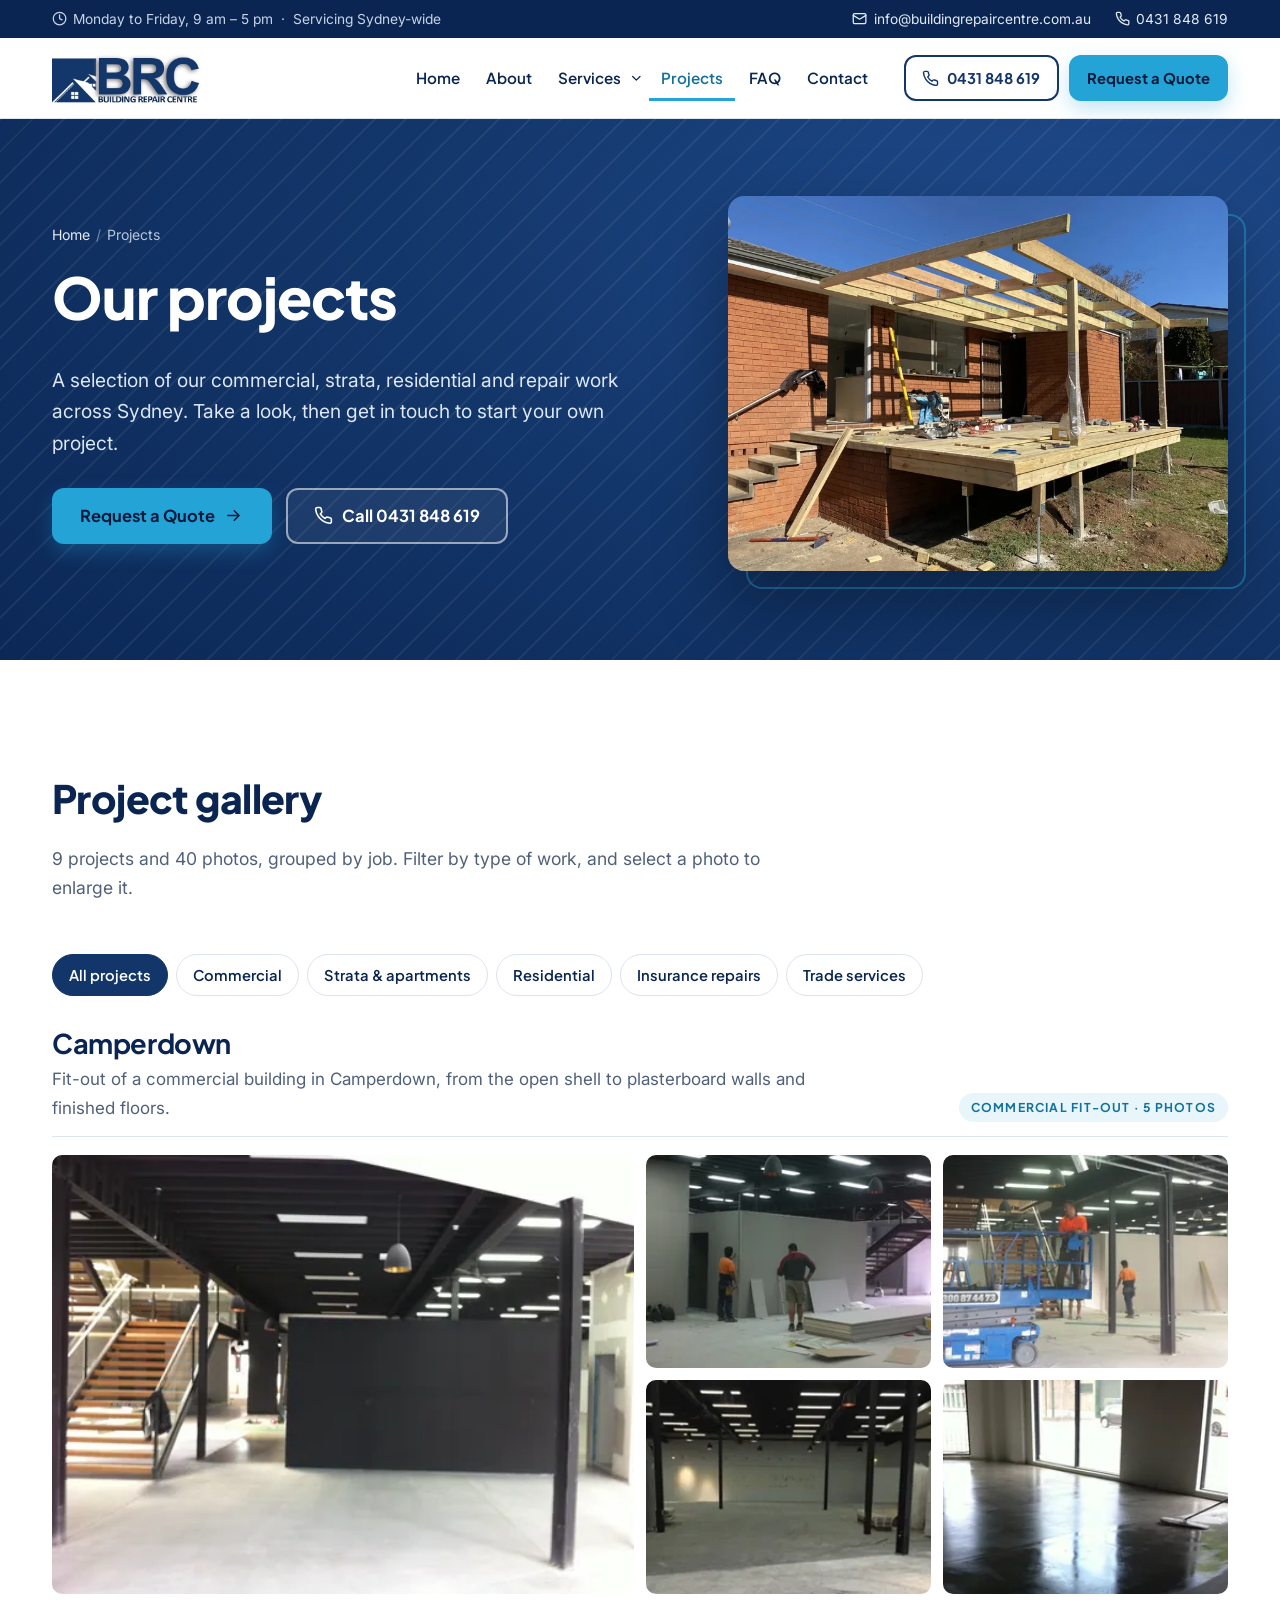
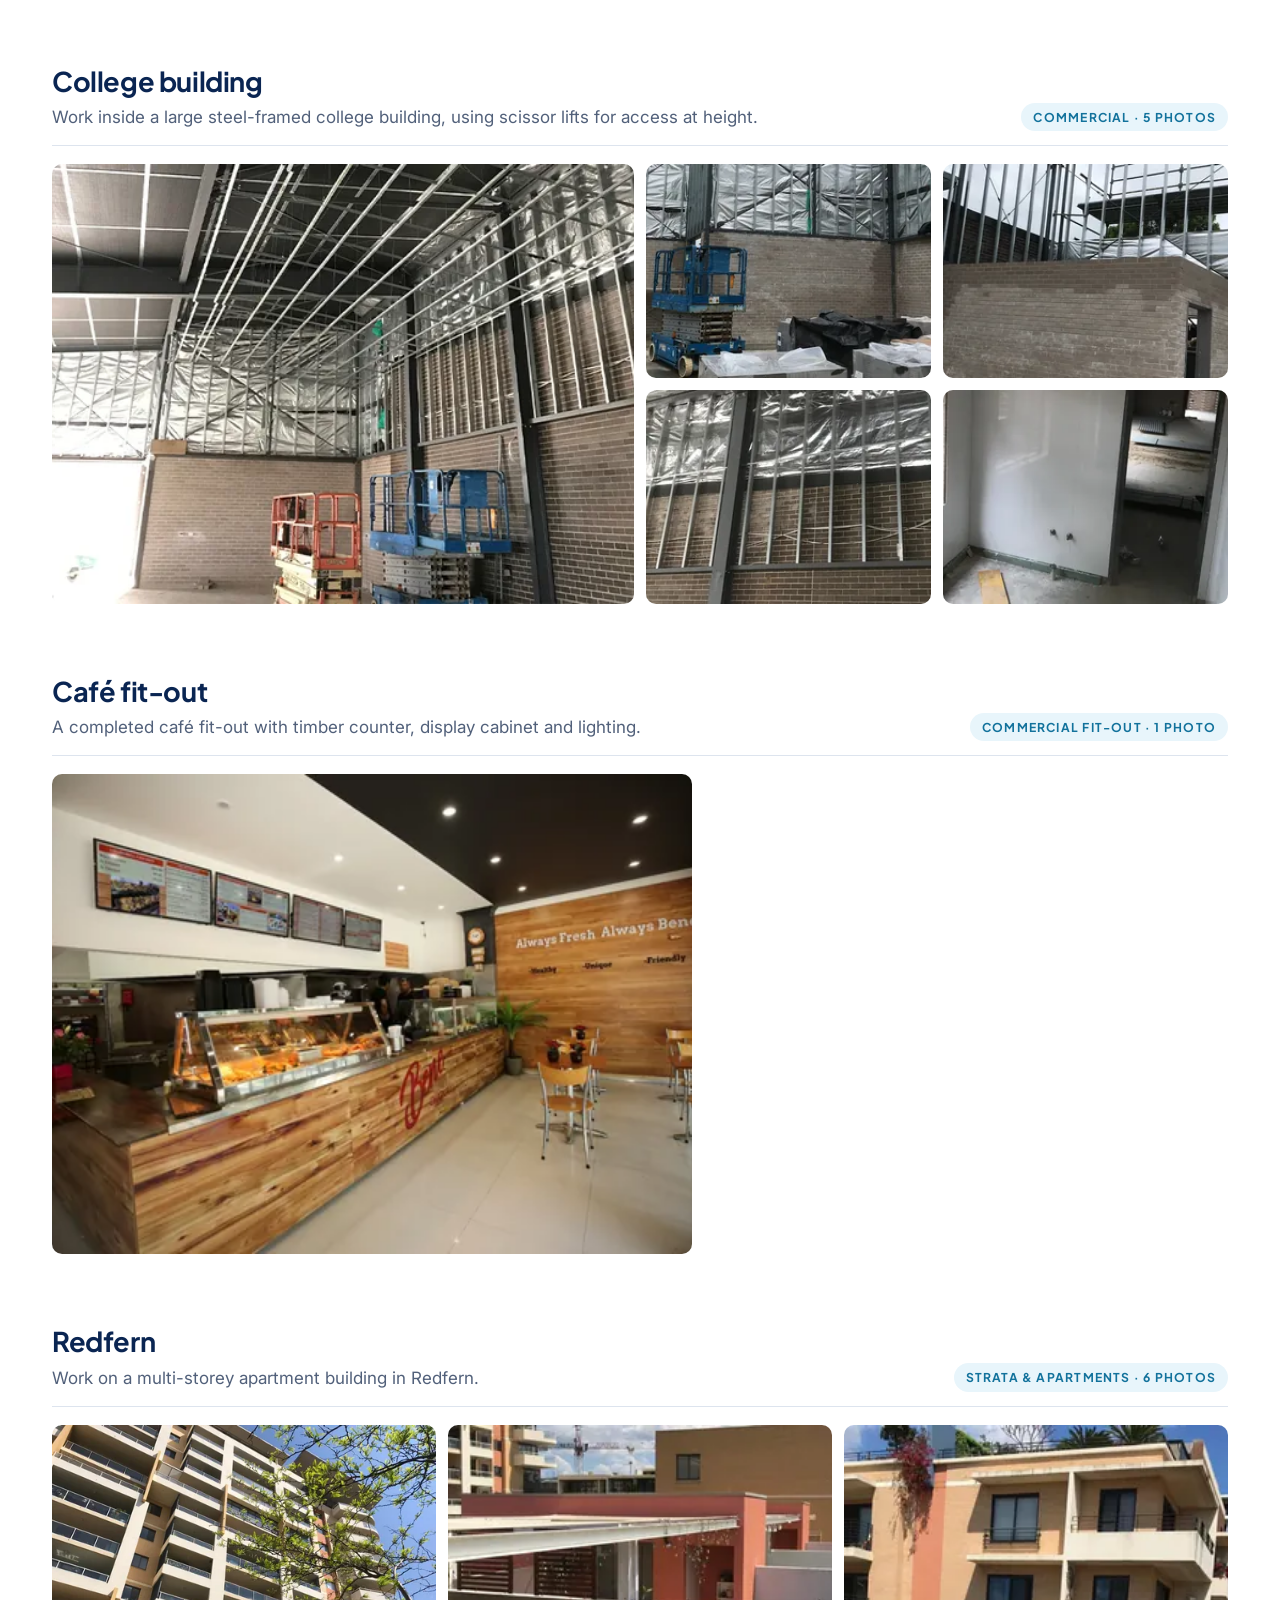
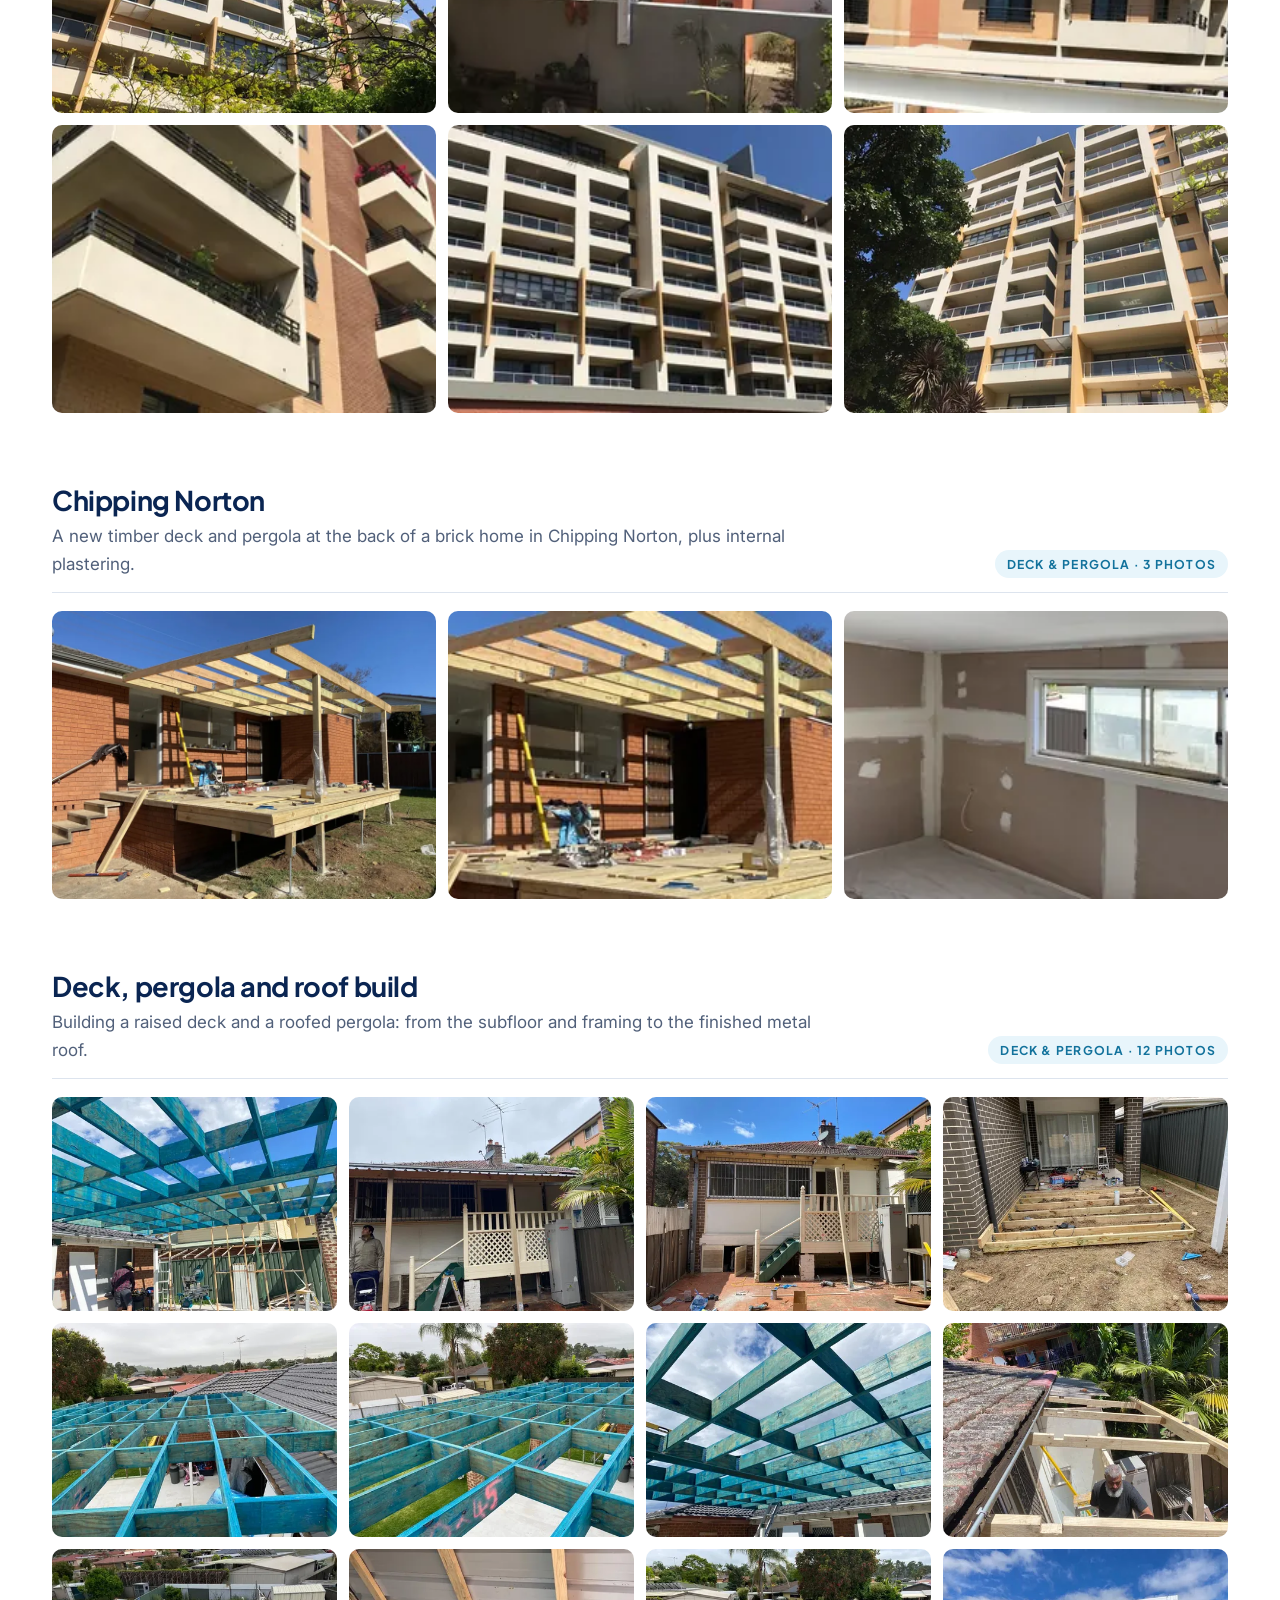
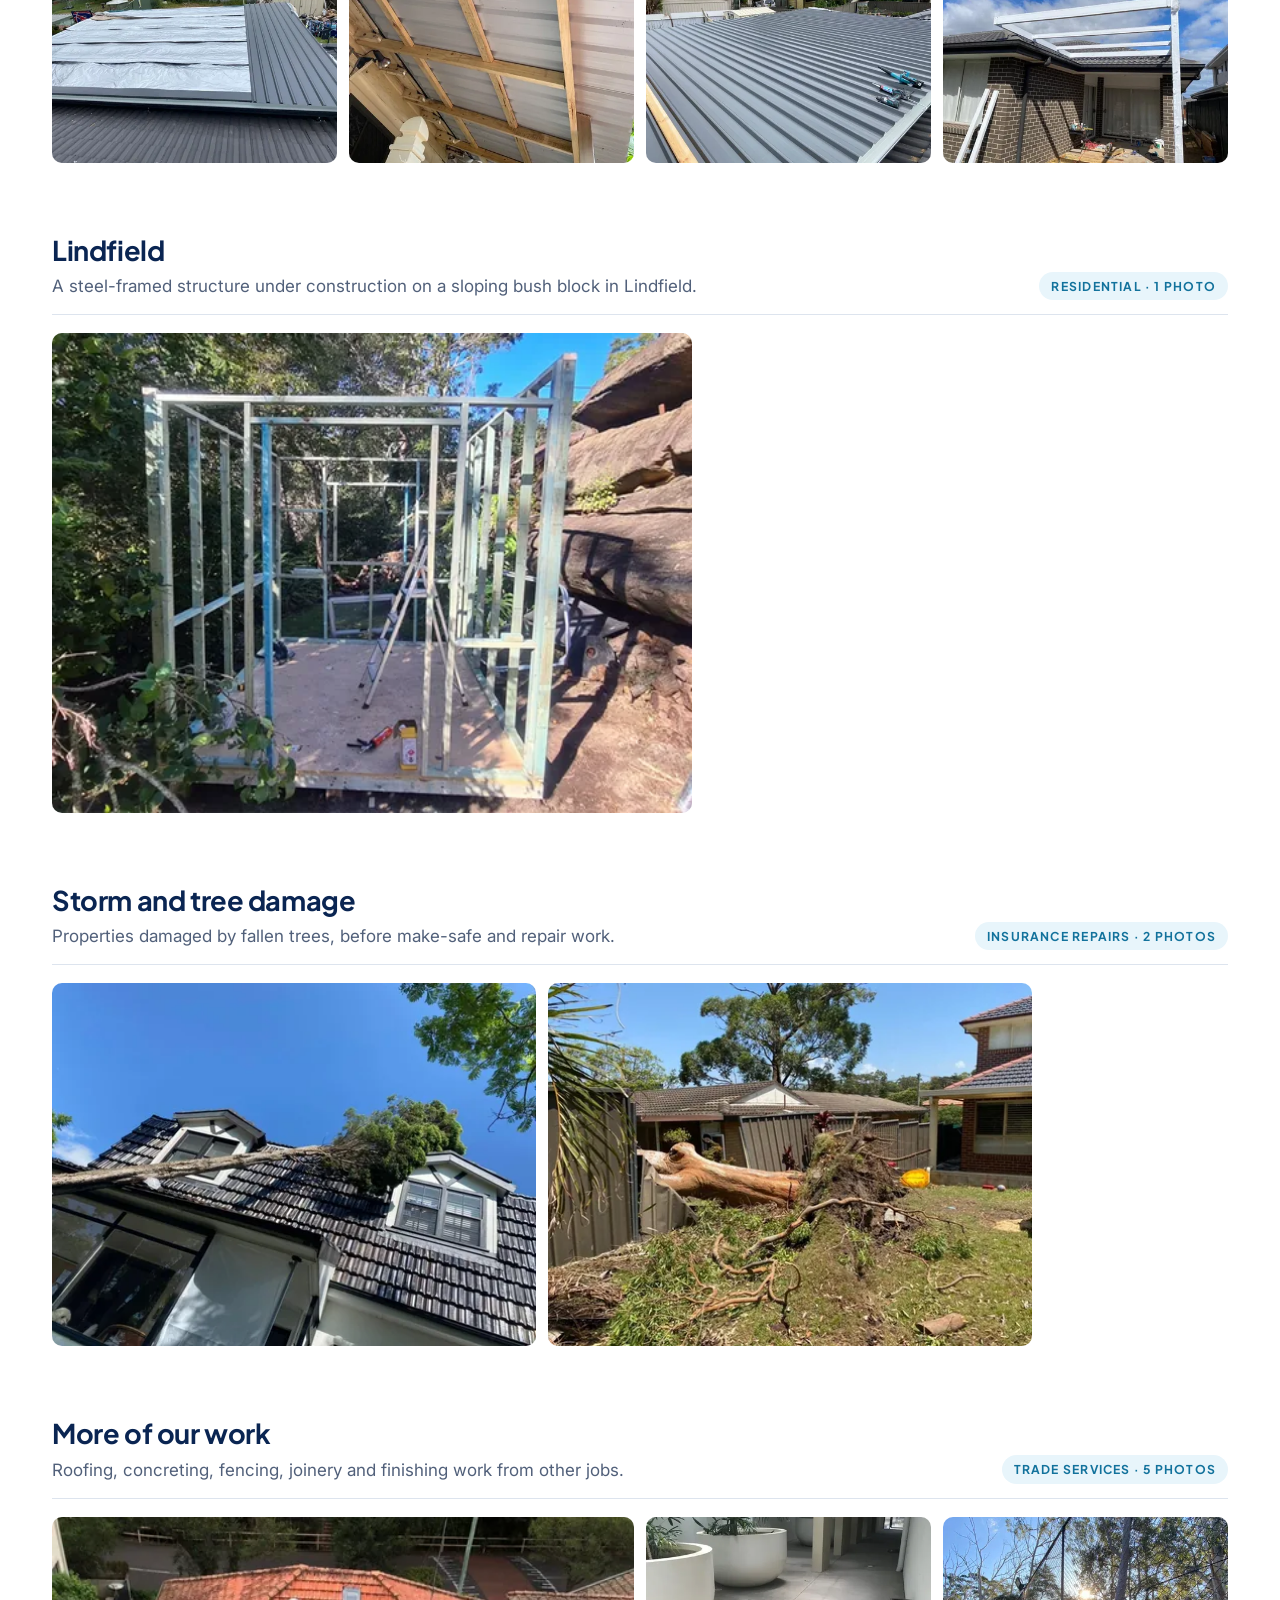
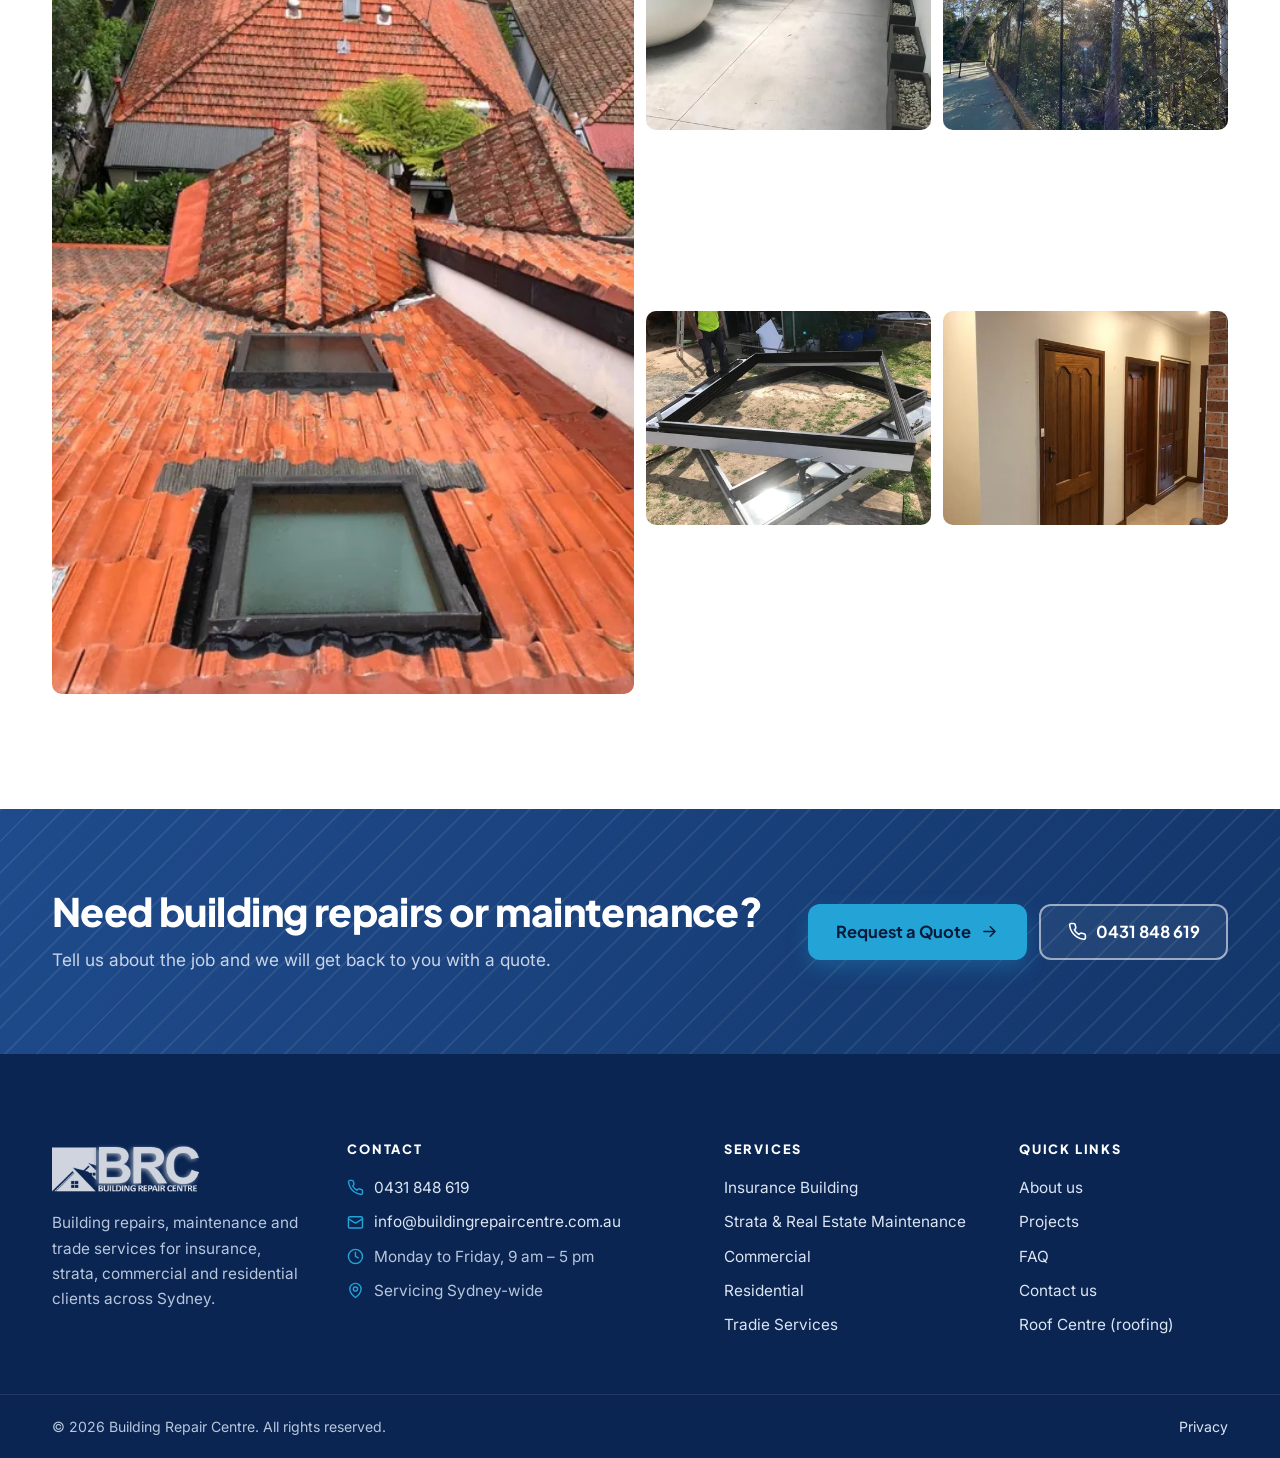
<file: projects/index.html>
<!doctype html>
<html lang="en-AU">
<head>
<meta charset="utf-8">
<meta name="viewport" content="width=device-width, initial-scale=1">
<title>Our Projects | Building Repair Centre Sydney</title>
<meta name="description" content="Photos of Building Repair Centre projects in Sydney: commercial fit-outs, apartment buildings, decks and pergolas, storm damage and trade work.">
<link rel="canonical" href="https://www.buildingrepaircentre.com.au/projects/">
<meta property="og:type" content="website">
<meta property="og:site_name" content="Building Repair Centre">
<meta property="og:locale" content="en_AU">
<meta property="og:title" content="Our Projects | Building Repair Centre Sydney">
<meta property="og:description" content="Photos of Building Repair Centre projects in Sydney: commercial fit-outs, apartment buildings, decks and pergolas, storm damage and trade work.">
<meta property="og:url" content="https://www.buildingrepaircentre.com.au/projects/">
<meta property="og:image" content="https://www.buildingrepaircentre.com.au/assets/img/og-building-repair-centre.jpg">
<meta name="twitter:card" content="summary_large_image">
<meta name="theme-color" content="#0a2552">
<link rel="icon" href="/favicon.ico" sizes="any">
<link rel="icon" href="/favicon-32.png" type="image/png" sizes="32x32">
<link rel="apple-touch-icon" href="/apple-touch-icon.png">
<link rel="manifest" href="/site.webmanifest">
<link rel="preconnect" href="https://fonts.googleapis.com">
<link rel="preconnect" href="https://fonts.gstatic.com" crossorigin>
<link rel="stylesheet" href="https://fonts.googleapis.com/css2?family=Inter:wght@400;500;600&family=Plus+Jakarta+Sans:wght@600;700;800&display=swap">
<link rel="stylesheet" href="/assets/css/site.css?v=586dcebb08">
<script>document.documentElement.classList.add('js')</script>
<script src="/assets/js/site.js?v=586dcebb08" defer></script>
<script type="application/ld+json">{"@context": "https://schema.org", "@type": "BreadcrumbList", "itemListElement": [{"@type": "ListItem", "position": 1, "name": "Home", "item": "https://www.buildingrepaircentre.com.au/"}, {"@type": "ListItem", "position": 2, "name": "Projects", "item": "https://www.buildingrepaircentre.com.au/projects/"}]}</script>
</head>
<body>
<a class="skip-link" href="#main">Skip to content</a>
<div class="topbar">
  <div class="container topbar__inner">
    <span><svg class="icon" viewBox="0 0 24 24" aria-hidden="true" focusable="false"><circle cx="12" cy="12" r="10"/><path d="M12 6v6l4 2"/></svg> Monday to Friday, 9 am – 5 pm &nbsp;·&nbsp; Servicing Sydney-wide</span>
    <span class="topbar__links"><a href="mailto:info@buildingrepaircentre.com.au"><svg class="icon" viewBox="0 0 24 24" aria-hidden="true" focusable="false"><rect x="2" y="4" width="20" height="16" rx="2"/><path d="m22 7-10 6L2 7"/></svg> info@buildingrepaircentre.com.au</a><a href="tel:+61431848619"><svg class="icon" viewBox="0 0 24 24" aria-hidden="true" focusable="false"><path d="M22 16.92v3a2 2 0 0 1-2.18 2 19.79 19.79 0 0 1-8.63-3.07 19.5 19.5 0 0 1-6-6 19.79 19.79 0 0 1-3.07-8.67A2 2 0 0 1 4.11 2h3a2 2 0 0 1 2 1.72c.13.96.36 1.9.7 2.81a2 2 0 0 1-.45 2.11L8.09 9.91a16 16 0 0 0 6 6l1.27-1.27a2 2 0 0 1 2.11-.45c.91.34 1.85.57 2.81.7A2 2 0 0 1 22 16.92z"/></svg> 0431 848 619</a></span>
  </div>
</div>
<header class="site-header" data-header>
  <div class="container site-header__inner">
    <a class="brand" href="/" aria-label="Building Repair Centre home">
      <img src="/assets/img/logo.webp" width="466" height="156" alt="Building Repair Centre">
    </a>
    <nav class="nav" id="site-nav" aria-label="Main">
      <ul class="nav__list" role="list">
        <li><a href="/">Home</a></li>
        <li><a href="/about-us/">About</a></li>
        <li class="nav__has-sub">
          <a href="/services/">Services</a>
          <button class="nav__sub-toggle" type="button" aria-expanded="false" aria-controls="sub-services"><span class="visually-hidden">Show services</span><svg class="icon" viewBox="0 0 24 24" aria-hidden="true" focusable="false"><path d="m6 9 6 6 6-6"/></svg></button>
          <div class="nav__sub" id="sub-services">
            <ul role="list"><li><a href="/insurance-building/"><svg class="icon" viewBox="0 0 24 24" aria-hidden="true" focusable="false"><path d="M12 22s8-4 8-10V5l-8-3-8 3v7c0 6 8 10 8 10z"/><path d="m9 12 2 2 4-4"/></svg>Insurance Building</a></li><li><a href="/strata-real-estate-maintenance/"><svg class="icon" viewBox="0 0 24 24" aria-hidden="true" focusable="false"><rect x="4" y="2" width="16" height="20" rx="2"/><path d="M9 22v-4h6v4M8 6h.01M12 6h.01M16 6h.01M8 10h.01M12 10h.01M16 10h.01M8 14h.01M12 14h.01M16 14h.01"/></svg>Strata &amp; Real Estate Maintenance</a></li><li><a href="/commercial/"><svg class="icon" viewBox="0 0 24 24" aria-hidden="true" focusable="false"><rect x="2" y="7" width="20" height="14" rx="2"/><path d="M16 21V5a2 2 0 0 0-2-2h-4a2 2 0 0 0-2 2v16"/></svg>Commercial</a></li><li><a href="/residential/"><svg class="icon" viewBox="0 0 24 24" aria-hidden="true" focusable="false"><path d="m3 10 9-7 9 7v10a2 2 0 0 1-2 2H5a2 2 0 0 1-2-2z"/><path d="M9 22V12h6v10"/></svg>Residential</a></li><li><a href="/tradie-services/"><svg class="icon" viewBox="0 0 24 24" aria-hidden="true" focusable="false"><path d="M14.7 6.3a1 1 0 0 0 0 1.4l1.6 1.6a1 1 0 0 0 1.4 0l3.77-3.77a6 6 0 0 1-7.94 7.94l-6.91 6.91a2.12 2.12 0 0 1-3-3l6.91-6.91a6 6 0 0 1 7.94-7.94l-3.76 3.76z"/></svg>Tradie Services</a></li></ul>
          </div>
        </li>
        <li><a href="/projects/" aria-current="page">Projects</a></li>
        <li><a href="/faq/">FAQ</a></li>
        <li><a href="/contact-us/">Contact</a></li>
      </ul>
      <div class="nav__mobile-cta">
        <a class="btn btn--accent btn--block" href="/contact-us/#quote"><svg class="icon" viewBox="0 0 24 24" aria-hidden="true" focusable="false"><path d="M14 2H6a2 2 0 0 0-2 2v16a2 2 0 0 0 2 2h12a2 2 0 0 0 2-2V8z"/><path d="M14 2v6h6M16 13H8M16 17H8M10 9H8"/></svg> Request a Quote</a>
        <a class="btn btn--ghost-light btn--block" href="tel:+61431848619"><svg class="icon" viewBox="0 0 24 24" aria-hidden="true" focusable="false"><path d="M22 16.92v3a2 2 0 0 1-2.18 2 19.79 19.79 0 0 1-8.63-3.07 19.5 19.5 0 0 1-6-6 19.79 19.79 0 0 1-3.07-8.67A2 2 0 0 1 4.11 2h3a2 2 0 0 1 2 1.72c.13.96.36 1.9.7 2.81a2 2 0 0 1-.45 2.11L8.09 9.91a16 16 0 0 0 6 6l1.27-1.27a2 2 0 0 1 2.11-.45c.91.34 1.85.57 2.81.7A2 2 0 0 1 22 16.92z"/></svg> Call 0431 848 619</a>
        <p>Monday to Friday, 9 am – 5 pm<br><a href="mailto:info@buildingrepaircentre.com.au">info@buildingrepaircentre.com.au</a></p>
      </div>
    </nav>
    <div class="header-cta">
      <a class="btn btn--outline header-cta__call" href="tel:+61431848619" aria-label="Call 0431 848 619"><svg class="icon" viewBox="0 0 24 24" aria-hidden="true" focusable="false"><path d="M22 16.92v3a2 2 0 0 1-2.18 2 19.79 19.79 0 0 1-8.63-3.07 19.5 19.5 0 0 1-6-6 19.79 19.79 0 0 1-3.07-8.67A2 2 0 0 1 4.11 2h3a2 2 0 0 1 2 1.72c.13.96.36 1.9.7 2.81a2 2 0 0 1-.45 2.11L8.09 9.91a16 16 0 0 0 6 6l1.27-1.27a2 2 0 0 1 2.11-.45c.91.34 1.85.57 2.81.7A2 2 0 0 1 22 16.92z"/></svg><span>0431 848 619</span></a>
      <a class="btn btn--accent header-cta__quote" href="/contact-us/#quote">Request a Quote</a>
      <button class="menu-toggle" type="button" aria-expanded="false" aria-controls="site-nav" data-menu-toggle>
        <svg class="icon icon--open" viewBox="0 0 24 24" aria-hidden="true" focusable="false"><path d="M4 6h16M4 12h16M4 18h16"/></svg><svg class="icon icon--close" viewBox="0 0 24 24" aria-hidden="true" focusable="false"><path d="M18 6 6 18M6 6l12 12"/></svg><span class="visually-hidden">Menu</span>
      </button>
    </div>
  </div>
</header>
<main id="main" tabindex="-1">
<section class="page-hero">
  <div class="container page-hero__grid">
    <div class="page-hero__content">
      <nav class="breadcrumbs" aria-label="Breadcrumb"><ol role="list"><li><a href="/">Home</a></li><li aria-current="page">Projects</li></ol></nav>
      <h1>Our projects</h1>
      <p class="page-hero__lead">A selection of our commercial, strata, residential and repair work across Sydney. Take a look, then get in touch to start your own project.</p>
      <div class="hero__actions">
        <a class="btn btn--accent btn--lg" href="/contact-us/#quote">Request a Quote <svg class="icon" viewBox="0 0 24 24" aria-hidden="true" focusable="false"><path d="M5 12h14M13 6l6 6-6 6"/></svg></a>
        <a class="btn btn--ghost-light btn--lg" href="tel:+61431848619"><svg class="icon" viewBox="0 0 24 24" aria-hidden="true" focusable="false"><path d="M22 16.92v3a2 2 0 0 1-2.18 2 19.79 19.79 0 0 1-8.63-3.07 19.5 19.5 0 0 1-6-6 19.79 19.79 0 0 1-3.07-8.67A2 2 0 0 1 4.11 2h3a2 2 0 0 1 2 1.72c.13.96.36 1.9.7 2.81a2 2 0 0 1-.45 2.11L8.09 9.91a16 16 0 0 0 6 6l1.27-1.27a2 2 0 0 1 2.11-.45c.91.34 1.85.57 2.81.7A2 2 0 0 1 22 16.92z"/></svg> Call 0431 848 619</a>
      </div>
    </div>
    <div class="page-hero__photo"><img src="/assets/img/deck-pergola-cn-800.webp" srcset="/assets/img/deck-pergola-cn-480.webp 480w, /assets/img/deck-pergola-cn-800.webp 800w, /assets/img/deck-pergola-cn-1200.webp 1200w, /assets/img/deck-pergola-cn-1600.webp 1600w" sizes="(min-width: 900px) 500px, min(560px, 92vw)" width="800" height="600" alt="Chipping Norton: new timber deck and pergola framing at the back of a brick home" loading="eager" decoding="async" fetchpriority="high"></div>
  </div>
</section>
<section class="section">
  <div class="container">
    <div class="section-head reveal">
      <h2>Project gallery</h2>
      <p>9 projects and 40 photos, grouped by job. Filter by type of work, and select a photo to enlarge it.</p>
    </div>
    <div class="chips" role="group" aria-label="Filter projects"><button type="button" class="chip" data-filter="all" aria-pressed="true">All projects</button><button type="button" class="chip" data-filter="commercial" aria-pressed="false">Commercial</button><button type="button" class="chip" data-filter="strata" aria-pressed="false">Strata &amp; apartments</button><button type="button" class="chip" data-filter="residential" aria-pressed="false">Residential</button><button type="button" class="chip" data-filter="insurance" aria-pressed="false">Insurance repairs</button><button type="button" class="chip" data-filter="trades" aria-pressed="false">Trade services</button></div>
    <p class="visually-hidden" role="status" data-filter-status></p>
    <div class="pgroups"><article class="pgroup" id="camperdown" data-category="commercial" aria-labelledby="camperdown-title">
  <header class="pgroup__head">
    <div>
      <h3 id="camperdown-title">Camperdown</h3>
      <p>Fit-out of a commercial building in Camperdown, from the open shell to plasterboard walls and finished floors.</p>
    </div>
    <span class="pgroup__tag">Commercial fit-out · 5 photos</span>
  </header>
  <ul class="gallery gallery--lead" role="list"><li><button type="button" class="gallery__item" data-full="/assets/img/camperdown-stairs-1600.webp" data-caption="Camperdown commercial fit-out: open-plan floor with a new steel staircase" aria-label="View larger: Camperdown commercial fit-out: open-plan floor with a new steel staircase"><img src="/assets/img/camperdown-stairs-800.webp" srcset="/assets/img/camperdown-stairs-480.webp 480w, /assets/img/camperdown-stairs-800.webp 800w, /assets/img/camperdown-stairs-1200.webp 1200w, /assets/img/camperdown-stairs-1600.webp 1600w" sizes="(min-width: 1000px) 25vw, (min-width: 600px) 33vw, 50vw" width="800" height="598" alt="Camperdown commercial fit-out: open-plan floor with a new steel staircase" loading="lazy" decoding="async"></button></li><li><button type="button" class="gallery__item" data-full="/assets/img/camperdown-1-1200.webp" data-caption="Camperdown fit-out: tradespeople installing plasterboard walls" aria-label="View larger: Camperdown fit-out: tradespeople installing plasterboard walls"><img src="/assets/img/camperdown-1-800.webp" srcset="/assets/img/camperdown-1-480.webp 480w, /assets/img/camperdown-1-800.webp 800w, /assets/img/camperdown-1-1200.webp 1200w" sizes="(min-width: 1000px) 25vw, (min-width: 600px) 33vw, 50vw" width="800" height="333" alt="Camperdown fit-out: tradespeople installing plasterboard walls" loading="lazy" decoding="async"></button></li><li><button type="button" class="gallery__item" data-full="/assets/img/camperdown-3-1200.webp" data-caption="Camperdown fit-out: scissor lift and tradespeople working on ceilings" aria-label="View larger: Camperdown fit-out: scissor lift and tradespeople working on ceilings"><img src="/assets/img/camperdown-3-800.webp" srcset="/assets/img/camperdown-3-480.webp 480w, /assets/img/camperdown-3-800.webp 800w, /assets/img/camperdown-3-1200.webp 1200w" sizes="(min-width: 1000px) 25vw, (min-width: 600px) 33vw, 50vw" width="800" height="333" alt="Camperdown fit-out: scissor lift and tradespeople working on ceilings" loading="lazy" decoding="async"></button></li><li><button type="button" class="gallery__item" data-full="/assets/img/camperdown-4-1200.webp" data-caption="Camperdown fit-out: open commercial floor during construction" aria-label="View larger: Camperdown fit-out: open commercial floor during construction"><img src="/assets/img/camperdown-4-800.webp" srcset="/assets/img/camperdown-4-480.webp 480w, /assets/img/camperdown-4-800.webp 800w, /assets/img/camperdown-4-1200.webp 1200w" sizes="(min-width: 1000px) 25vw, (min-width: 600px) 33vw, 50vw" width="800" height="333" alt="Camperdown fit-out: open commercial floor during construction" loading="lazy" decoding="async"></button></li><li><button type="button" class="gallery__item" data-full="/assets/img/camperdown-6-1200.webp" data-caption="Camperdown fit-out: concrete floor being cleaned in the finished space" aria-label="View larger: Camperdown fit-out: concrete floor being cleaned in the finished space"><img src="/assets/img/camperdown-6-800.webp" srcset="/assets/img/camperdown-6-480.webp 480w, /assets/img/camperdown-6-800.webp 800w, /assets/img/camperdown-6-1200.webp 1200w" sizes="(min-width: 1000px) 25vw, (min-width: 600px) 33vw, 50vw" width="800" height="333" alt="Camperdown fit-out: concrete floor being cleaned in the finished space" loading="lazy" decoding="async"></button></li></ul>
</article><article class="pgroup" id="college" data-category="commercial" aria-labelledby="college-title">
  <header class="pgroup__head">
    <div>
      <h3 id="college-title">College building</h3>
      <p>Work inside a large steel-framed college building, using scissor lifts for access at height.</p>
    </div>
    <span class="pgroup__tag">Commercial · 5 photos</span>
  </header>
  <ul class="gallery gallery--lead" role="list"><li><button type="button" class="gallery__item" data-full="/assets/img/college-frame-640.webp" data-caption="College building: steel roof framing with scissor lifts on the floor" aria-label="View larger: College building: steel roof framing with scissor lifts on the floor"><img src="/assets/img/college-frame-640.webp" srcset="/assets/img/college-frame-480.webp 480w, /assets/img/college-frame-640.webp 640w" sizes="(min-width: 1000px) 25vw, (min-width: 600px) 33vw, 50vw" width="640" height="480" alt="College building: steel roof framing with scissor lifts on the floor" loading="lazy" decoding="async"></button></li><li><button type="button" class="gallery__item" data-full="/assets/img/college-1-1200.webp" data-caption="College building: steel-framed walls and roof structure" aria-label="View larger: College building: steel-framed walls and roof structure"><img src="/assets/img/college-1-800.webp" srcset="/assets/img/college-1-480.webp 480w, /assets/img/college-1-800.webp 800w, /assets/img/college-1-1200.webp 1200w" sizes="(min-width: 1000px) 25vw, (min-width: 600px) 33vw, 50vw" width="800" height="333" alt="College building: steel-framed walls and roof structure" loading="lazy" decoding="async"></button></li><li><button type="button" class="gallery__item" data-full="/assets/img/college-2-1200.webp" data-caption="College building: brick wall and steel framing" aria-label="View larger: College building: brick wall and steel framing"><img src="/assets/img/college-2-800.webp" srcset="/assets/img/college-2-480.webp 480w, /assets/img/college-2-800.webp 800w, /assets/img/college-2-1200.webp 1200w" sizes="(min-width: 1000px) 25vw, (min-width: 600px) 33vw, 50vw" width="800" height="333" alt="College building: brick wall and steel framing" loading="lazy" decoding="async"></button></li><li><button type="button" class="gallery__item" data-full="/assets/img/college-3-1200.webp" data-caption="College building: steel ceiling and wall framing" aria-label="View larger: College building: steel ceiling and wall framing"><img src="/assets/img/college-3-800.webp" srcset="/assets/img/college-3-480.webp 480w, /assets/img/college-3-800.webp 800w, /assets/img/college-3-1200.webp 1200w" sizes="(min-width: 1000px) 25vw, (min-width: 600px) 33vw, 50vw" width="800" height="333" alt="College building: steel ceiling and wall framing" loading="lazy" decoding="async"></button></li><li><button type="button" class="gallery__item" data-full="/assets/img/college-4-1200.webp" data-caption="College building: room with new walls and window ready for finishing" aria-label="View larger: College building: room with new walls and window ready for finishing"><img src="/assets/img/college-4-800.webp" srcset="/assets/img/college-4-480.webp 480w, /assets/img/college-4-800.webp 800w, /assets/img/college-4-1200.webp 1200w" sizes="(min-width: 1000px) 25vw, (min-width: 600px) 33vw, 50vw" width="800" height="333" alt="College building: room with new walls and window ready for finishing" loading="lazy" decoding="async"></button></li></ul>
</article><article class="pgroup" id="cafe" data-category="commercial" aria-labelledby="cafe-title">
  <header class="pgroup__head">
    <div>
      <h3 id="cafe-title">Café fit-out</h3>
      <p>A completed café fit-out with timber counter, display cabinet and lighting.</p>
    </div>
    <span class="pgroup__tag">Commercial fit-out · 1 photo</span>
  </header>
  <ul class="gallery gallery--1" role="list"><li><button type="button" class="gallery__item" data-full="/assets/img/cafe-fitout-1600.webp" data-caption="Completed café fit-out with timber-clad counter, display cabinet and pendant lights" aria-label="View larger: Completed café fit-out with timber-clad counter, display cabinet and pendant lights"><img src="/assets/img/cafe-fitout-800.webp" srcset="/assets/img/cafe-fitout-480.webp 480w, /assets/img/cafe-fitout-800.webp 800w, /assets/img/cafe-fitout-1200.webp 1200w, /assets/img/cafe-fitout-1600.webp 1600w" sizes="(min-width: 1000px) 25vw, (min-width: 600px) 33vw, 50vw" width="800" height="533" alt="Completed café fit-out with timber-clad counter, display cabinet and pendant lights" loading="lazy" decoding="async"></button></li></ul>
</article><article class="pgroup" id="redfern" data-category="strata" aria-labelledby="redfern-title">
  <header class="pgroup__head">
    <div>
      <h3 id="redfern-title">Redfern</h3>
      <p>Work on a multi-storey apartment building in Redfern.</p>
    </div>
    <span class="pgroup__tag">Strata &amp; apartments · 6 photos</span>
  </header>
  <ul class="gallery gallery--3" role="list"><li><button type="button" class="gallery__item" data-full="/assets/img/redfern-apartments-1600.webp" data-caption="Multi-storey apartment building in Redfern" aria-label="View larger: Multi-storey apartment building in Redfern"><img src="/assets/img/redfern-apartments-800.webp" srcset="/assets/img/redfern-apartments-480.webp 480w, /assets/img/redfern-apartments-800.webp 800w, /assets/img/redfern-apartments-1200.webp 1200w, /assets/img/redfern-apartments-1600.webp 1600w" sizes="(min-width: 1000px) 25vw, (min-width: 600px) 33vw, 50vw" width="800" height="600" alt="Multi-storey apartment building in Redfern" loading="lazy" decoding="async"></button></li><li><button type="button" class="gallery__item" data-full="/assets/img/redfern-1-1200.webp" data-caption="Redfern apartment building: balconies and awning" aria-label="View larger: Redfern apartment building: balconies and awning"><img src="/assets/img/redfern-1-800.webp" srcset="/assets/img/redfern-1-480.webp 480w, /assets/img/redfern-1-800.webp 800w, /assets/img/redfern-1-1200.webp 1200w" sizes="(min-width: 1000px) 25vw, (min-width: 600px) 33vw, 50vw" width="800" height="333" alt="Redfern apartment building: balconies and awning" loading="lazy" decoding="async"></button></li><li><button type="button" class="gallery__item" data-full="/assets/img/redfern-2-1200.webp" data-caption="Redfern apartment building: upper-level balconies" aria-label="View larger: Redfern apartment building: upper-level balconies"><img src="/assets/img/redfern-2-800.webp" srcset="/assets/img/redfern-2-480.webp 480w, /assets/img/redfern-2-800.webp 800w, /assets/img/redfern-2-1200.webp 1200w" sizes="(min-width: 1000px) 25vw, (min-width: 600px) 33vw, 50vw" width="800" height="333" alt="Redfern apartment building: upper-level balconies" loading="lazy" decoding="async"></button></li><li><button type="button" class="gallery__item" data-full="/assets/img/redfern-3-1200.webp" data-caption="Redfern apartment building: facade and balconies" aria-label="View larger: Redfern apartment building: facade and balconies"><img src="/assets/img/redfern-3-800.webp" srcset="/assets/img/redfern-3-480.webp 480w, /assets/img/redfern-3-800.webp 800w, /assets/img/redfern-3-1200.webp 1200w" sizes="(min-width: 1000px) 25vw, (min-width: 600px) 33vw, 50vw" width="800" height="333" alt="Redfern apartment building: facade and balconies" loading="lazy" decoding="async"></button></li><li><button type="button" class="gallery__item" data-full="/assets/img/redfern-4-1200.webp" data-caption="Redfern apartment building: full height of the facade" aria-label="View larger: Redfern apartment building: full height of the facade"><img src="/assets/img/redfern-4-800.webp" srcset="/assets/img/redfern-4-480.webp 480w, /assets/img/redfern-4-800.webp 800w, /assets/img/redfern-4-1200.webp 1200w" sizes="(min-width: 1000px) 25vw, (min-width: 600px) 33vw, 50vw" width="800" height="333" alt="Redfern apartment building: full height of the facade" loading="lazy" decoding="async"></button></li><li><button type="button" class="gallery__item" data-full="/assets/img/apartment-block-1024.webp" data-caption="Redfern apartment building seen from street level" aria-label="View larger: Redfern apartment building seen from street level"><img src="/assets/img/apartment-block-800.webp" srcset="/assets/img/apartment-block-480.webp 480w, /assets/img/apartment-block-800.webp 800w, /assets/img/apartment-block-1024.webp 1024w" sizes="(min-width: 1000px) 25vw, (min-width: 600px) 33vw, 50vw" width="800" height="600" alt="Redfern apartment building seen from street level" loading="lazy" decoding="async"></button></li></ul>
</article><article class="pgroup" id="chipping-norton" data-category="residential" aria-labelledby="chipping-norton-title">
  <header class="pgroup__head">
    <div>
      <h3 id="chipping-norton-title">Chipping Norton</h3>
      <p>A new timber deck and pergola at the back of a brick home in Chipping Norton, plus internal plastering.</p>
    </div>
    <span class="pgroup__tag">Deck &amp; pergola · 3 photos</span>
  </header>
  <ul class="gallery gallery--3" role="list"><li><button type="button" class="gallery__item" data-full="/assets/img/deck-pergola-cn-1600.webp" data-caption="Chipping Norton: new timber deck and pergola framing at the back of a brick home" aria-label="View larger: Chipping Norton: new timber deck and pergola framing at the back of a brick home"><img src="/assets/img/deck-pergola-cn-800.webp" srcset="/assets/img/deck-pergola-cn-480.webp 480w, /assets/img/deck-pergola-cn-800.webp 800w, /assets/img/deck-pergola-cn-1200.webp 1200w, /assets/img/deck-pergola-cn-1600.webp 1600w" sizes="(min-width: 1000px) 25vw, (min-width: 600px) 33vw, 50vw" width="800" height="600" alt="Chipping Norton: new timber deck and pergola framing at the back of a brick home" loading="lazy" decoding="async"></button></li><li><button type="button" class="gallery__item" data-full="/assets/img/deck-frame-cn-1200.webp" data-caption="Chipping Norton: deck and pergola under construction" aria-label="View larger: Chipping Norton: deck and pergola under construction"><img src="/assets/img/deck-frame-cn-800.webp" srcset="/assets/img/deck-frame-cn-480.webp 480w, /assets/img/deck-frame-cn-800.webp 800w, /assets/img/deck-frame-cn-1200.webp 1200w" sizes="(min-width: 1000px) 25vw, (min-width: 600px) 33vw, 50vw" width="800" height="333" alt="Chipping Norton: deck and pergola under construction" loading="lazy" decoding="async"></button></li><li><button type="button" class="gallery__item" data-full="/assets/img/plastered-room-1200.webp" data-caption="Room with new plasterboard walls set and ready for painting" aria-label="View larger: Room with new plasterboard walls set and ready for painting"><img src="/assets/img/plastered-room-800.webp" srcset="/assets/img/plastered-room-480.webp 480w, /assets/img/plastered-room-800.webp 800w, /assets/img/plastered-room-1200.webp 1200w" sizes="(min-width: 1000px) 25vw, (min-width: 600px) 33vw, 50vw" width="800" height="333" alt="Room with new plasterboard walls set and ready for painting" loading="lazy" decoding="async"></button></li></ul>
</article><article class="pgroup" id="deck-roof" data-category="residential" aria-labelledby="deck-roof-title">
  <header class="pgroup__head">
    <div>
      <h3 id="deck-roof-title">Deck, pergola and roof build</h3>
      <p>Building a raised deck and a roofed pergola: from the subfloor and framing to the finished metal roof.</p>
    </div>
    <span class="pgroup__tag">Deck &amp; pergola · 12 photos</span>
  </header>
  <ul class="gallery" role="list"><li><button type="button" class="gallery__item" data-full="/assets/img/pergola-5-1024.webp" data-caption="Pergola rafters going up over the deck frame" aria-label="View larger: Pergola rafters going up over the deck frame"><img src="/assets/img/pergola-5-800.webp" srcset="/assets/img/pergola-5-480.webp 480w, /assets/img/pergola-5-800.webp 800w, /assets/img/pergola-5-1024.webp 1024w" sizes="(min-width: 1000px) 25vw, (min-width: 600px) 33vw, 50vw" width="800" height="600" alt="Pergola rafters going up over the deck frame" loading="lazy" decoding="async"></button></li><li><button type="button" class="gallery__item" data-full="/assets/img/pergola-1-1024.webp" data-caption="Back of the house before the new deck and pergola" aria-label="View larger: Back of the house before the new deck and pergola"><img src="/assets/img/pergola-1-800.webp" srcset="/assets/img/pergola-1-480.webp 480w, /assets/img/pergola-1-800.webp 800w, /assets/img/pergola-1-1024.webp 1024w" sizes="(min-width: 1000px) 25vw, (min-width: 600px) 33vw, 50vw" width="800" height="600" alt="Back of the house before the new deck and pergola" loading="lazy" decoding="async"></button></li><li><button type="button" class="gallery__item" data-full="/assets/img/pergola-8-1024.webp" data-caption="Back of the house and existing stairs before work started" aria-label="View larger: Back of the house and existing stairs before work started"><img src="/assets/img/pergola-8-800.webp" srcset="/assets/img/pergola-8-480.webp 480w, /assets/img/pergola-8-800.webp 800w, /assets/img/pergola-8-1024.webp 1024w" sizes="(min-width: 1000px) 25vw, (min-width: 600px) 33vw, 50vw" width="800" height="600" alt="Back of the house and existing stairs before work started" loading="lazy" decoding="async"></button></li><li><button type="button" class="gallery__item" data-full="/assets/img/pergola-10-1024.webp" data-caption="Timber deck frame set out on the ground" aria-label="View larger: Timber deck frame set out on the ground"><img src="/assets/img/pergola-10-800.webp" srcset="/assets/img/pergola-10-480.webp 480w, /assets/img/pergola-10-800.webp 800w, /assets/img/pergola-10-1024.webp 1024w" sizes="(min-width: 1000px) 25vw, (min-width: 600px) 33vw, 50vw" width="800" height="600" alt="Timber deck frame set out on the ground" loading="lazy" decoding="async"></button></li><li><button type="button" class="gallery__item" data-full="/assets/img/pergola-3-1024.webp" data-caption="Treated pine subfloor framing for the raised deck" aria-label="View larger: Treated pine subfloor framing for the raised deck"><img src="/assets/img/pergola-3-800.webp" srcset="/assets/img/pergola-3-480.webp 480w, /assets/img/pergola-3-800.webp 800w, /assets/img/pergola-3-1024.webp 1024w" sizes="(min-width: 1000px) 25vw, (min-width: 600px) 33vw, 50vw" width="800" height="600" alt="Treated pine subfloor framing for the raised deck" loading="lazy" decoding="async"></button></li><li><button type="button" class="gallery__item" data-full="/assets/img/pergola-6-1024.webp" data-caption="Deck joists in place across the subfloor" aria-label="View larger: Deck joists in place across the subfloor"><img src="/assets/img/pergola-6-800.webp" srcset="/assets/img/pergola-6-480.webp 480w, /assets/img/pergola-6-800.webp 800w, /assets/img/pergola-6-1024.webp 1024w" sizes="(min-width: 1000px) 25vw, (min-width: 600px) 33vw, 50vw" width="800" height="600" alt="Deck joists in place across the subfloor" loading="lazy" decoding="async"></button></li><li><button type="button" class="gallery__item" data-full="/assets/img/pergola-7-1024.webp" data-caption="Pergola rafters seen from below" aria-label="View larger: Pergola rafters seen from below"><img src="/assets/img/pergola-7-800.webp" srcset="/assets/img/pergola-7-480.webp 480w, /assets/img/pergola-7-800.webp 800w, /assets/img/pergola-7-1024.webp 1024w" sizes="(min-width: 1000px) 25vw, (min-width: 600px) 33vw, 50vw" width="800" height="600" alt="Pergola rafters seen from below" loading="lazy" decoding="async"></button></li><li><button type="button" class="gallery__item" data-full="/assets/img/pergola-9-1024.webp" data-caption="Carpenter fixing framing at the roof edge" aria-label="View larger: Carpenter fixing framing at the roof edge"><img src="/assets/img/pergola-9-800.webp" srcset="/assets/img/pergola-9-480.webp 480w, /assets/img/pergola-9-800.webp 800w, /assets/img/pergola-9-1024.webp 1024w" sizes="(min-width: 1000px) 25vw, (min-width: 600px) 33vw, 50vw" width="800" height="600" alt="Carpenter fixing framing at the roof edge" loading="lazy" decoding="async"></button></li><li><button type="button" class="gallery__item" data-full="/assets/img/pergola-2-1024.webp" data-caption="Metal roof sheets being laid over sarking on the new pergola roof" aria-label="View larger: Metal roof sheets being laid over sarking on the new pergola roof"><img src="/assets/img/pergola-2-800.webp" srcset="/assets/img/pergola-2-480.webp 480w, /assets/img/pergola-2-800.webp 800w, /assets/img/pergola-2-1024.webp 1024w" sizes="(min-width: 1000px) 25vw, (min-width: 600px) 33vw, 50vw" width="800" height="600" alt="Metal roof sheets being laid over sarking on the new pergola roof" loading="lazy" decoding="async"></button></li><li><button type="button" class="gallery__item" data-full="/assets/img/pergola-4-768.webp" data-caption="Underside of the new pergola roof with timber battens" aria-label="View larger: Underside of the new pergola roof with timber battens"><img src="/assets/img/pergola-4-768.webp" srcset="/assets/img/pergola-4-480.webp 480w, /assets/img/pergola-4-768.webp 768w" sizes="(min-width: 1000px) 25vw, (min-width: 600px) 33vw, 50vw" width="768" height="1024" alt="Underside of the new pergola roof with timber battens" loading="lazy" decoding="async"></button></li><li><button type="button" class="gallery__item" data-full="/assets/img/pergola-11-1024.webp" data-caption="Finished metal roof over the new pergola" aria-label="View larger: Finished metal roof over the new pergola"><img src="/assets/img/pergola-11-800.webp" srcset="/assets/img/pergola-11-480.webp 480w, /assets/img/pergola-11-800.webp 800w, /assets/img/pergola-11-1024.webp 1024w" sizes="(min-width: 1000px) 25vw, (min-width: 600px) 33vw, 50vw" width="800" height="600" alt="Finished metal roof over the new pergola" loading="lazy" decoding="async"></button></li><li><button type="button" class="gallery__item" data-full="/assets/img/pergola-12-1024.webp" data-caption="White posts and beams of a new pergola against a brick home" aria-label="View larger: White posts and beams of a new pergola against a brick home"><img src="/assets/img/pergola-12-800.webp" srcset="/assets/img/pergola-12-480.webp 480w, /assets/img/pergola-12-800.webp 800w, /assets/img/pergola-12-1024.webp 1024w" sizes="(min-width: 1000px) 25vw, (min-width: 600px) 33vw, 50vw" width="800" height="600" alt="White posts and beams of a new pergola against a brick home" loading="lazy" decoding="async"></button></li></ul>
</article><article class="pgroup" id="lindfield" data-category="residential" aria-labelledby="lindfield-title">
  <header class="pgroup__head">
    <div>
      <h3 id="lindfield-title">Lindfield</h3>
      <p>A steel-framed structure under construction on a sloping bush block in Lindfield.</p>
    </div>
    <span class="pgroup__tag">Residential · 1 photo</span>
  </header>
  <ul class="gallery gallery--1" role="list"><li><button type="button" class="gallery__item" data-full="/assets/img/lindfield-frame-640.webp" data-caption="Lindfield: steel-framed structure under construction on a bush block" aria-label="View larger: Lindfield: steel-framed structure under construction on a bush block"><img src="/assets/img/lindfield-frame-640.webp" srcset="/assets/img/lindfield-frame-480.webp 480w, /assets/img/lindfield-frame-640.webp 640w" sizes="(min-width: 1000px) 25vw, (min-width: 600px) 33vw, 50vw" width="640" height="480" alt="Lindfield: steel-framed structure under construction on a bush block" loading="lazy" decoding="async"></button></li></ul>
</article><article class="pgroup" id="storm" data-category="insurance" aria-labelledby="storm-title">
  <header class="pgroup__head">
    <div>
      <h3 id="storm-title">Storm and tree damage</h3>
      <p>Properties damaged by fallen trees, before make-safe and repair work.</p>
    </div>
    <span class="pgroup__tag">Insurance repairs · 2 photos</span>
  </header>
  <ul class="gallery gallery--2" role="list"><li><button type="button" class="gallery__item" data-full="/assets/img/storm-tree-roof-1276.webp" data-caption="Tree fallen across the tiled roof of a two-storey house" aria-label="View larger: Tree fallen across the tiled roof of a two-storey house"><img src="/assets/img/storm-tree-roof-800.webp" srcset="/assets/img/storm-tree-roof-480.webp 480w, /assets/img/storm-tree-roof-800.webp 800w, /assets/img/storm-tree-roof-1200.webp 1200w, /assets/img/storm-tree-roof-1276.webp 1276w" sizes="(min-width: 1000px) 25vw, (min-width: 600px) 33vw, 50vw" width="800" height="599" alt="Tree fallen across the tiled roof of a two-storey house" loading="lazy" decoding="async"></button></li><li><button type="button" class="gallery__item" data-full="/assets/img/storm-tree-yard-1276.webp" data-caption="Large tree fallen into a backyard beside a house" aria-label="View larger: Large tree fallen into a backyard beside a house"><img src="/assets/img/storm-tree-yard-800.webp" srcset="/assets/img/storm-tree-yard-480.webp 480w, /assets/img/storm-tree-yard-800.webp 800w, /assets/img/storm-tree-yard-1200.webp 1200w, /assets/img/storm-tree-yard-1276.webp 1276w" sizes="(min-width: 1000px) 25vw, (min-width: 600px) 33vw, 50vw" width="800" height="599" alt="Large tree fallen into a backyard beside a house" loading="lazy" decoding="async"></button></li></ul>
</article><article class="pgroup" id="more" data-category="trades" aria-labelledby="more-title">
  <header class="pgroup__head">
    <div>
      <h3 id="more-title">More of our work</h3>
      <p>Roofing, concreting, fencing, joinery and finishing work from other jobs.</p>
    </div>
    <span class="pgroup__tag">Trade services · 5 photos</span>
  </header>
  <ul class="gallery gallery--lead" role="list"><li><button type="button" class="gallery__item" data-full="/assets/img/tile-roof-skylights-956.webp" data-caption="Terracotta tile roof with two skylights" aria-label="View larger: Terracotta tile roof with two skylights"><img src="/assets/img/tile-roof-skylights-800.webp" srcset="/assets/img/tile-roof-skylights-480.webp 480w, /assets/img/tile-roof-skylights-800.webp 800w, /assets/img/tile-roof-skylights-956.webp 956w" sizes="(min-width: 1000px) 25vw, (min-width: 600px) 33vw, 50vw" width="800" height="1068" alt="Terracotta tile roof with two skylights" loading="lazy" decoding="async"></button></li><li><button type="button" class="gallery__item" data-full="/assets/img/concrete-courtyard-768.webp" data-caption="Concrete courtyard path with planters" aria-label="View larger: Concrete courtyard path with planters"><img src="/assets/img/concrete-courtyard-768.webp" srcset="/assets/img/concrete-courtyard-480.webp 480w, /assets/img/concrete-courtyard-768.webp 768w" sizes="(min-width: 1000px) 25vw, (min-width: 600px) 33vw, 50vw" width="768" height="1024" alt="Concrete courtyard path with planters" loading="lazy" decoding="async"></button></li><li><button type="button" class="gallery__item" data-full="/assets/img/fence-walkway-956.webp" data-caption="Tall black fence along a bush walkway" aria-label="View larger: Tall black fence along a bush walkway"><img src="/assets/img/fence-walkway-800.webp" srcset="/assets/img/fence-walkway-480.webp 480w, /assets/img/fence-walkway-800.webp 800w, /assets/img/fence-walkway-956.webp 956w" sizes="(min-width: 1000px) 25vw, (min-width: 600px) 33vw, 50vw" width="800" height="1068" alt="Tall black fence along a bush walkway" loading="lazy" decoding="async"></button></li><li><button type="button" class="gallery__item" data-full="/assets/img/aluminium-frame-1600.webp" data-caption="Aluminium frame on site ready for installation" aria-label="View larger: Aluminium frame on site ready for installation"><img src="/assets/img/aluminium-frame-800.webp" srcset="/assets/img/aluminium-frame-480.webp 480w, /assets/img/aluminium-frame-800.webp 800w, /assets/img/aluminium-frame-1200.webp 1200w, /assets/img/aluminium-frame-1600.webp 1600w" sizes="(min-width: 1000px) 25vw, (min-width: 600px) 33vw, 50vw" width="800" height="600" alt="Aluminium frame on site ready for installation" loading="lazy" decoding="async"></button></li><li><button type="button" class="gallery__item" data-full="/assets/img/hallway-doors-956.webp" data-caption="Hallway with timber doors, cornices and tiled floor" aria-label="View larger: Hallway with timber doors, cornices and tiled floor"><img src="/assets/img/hallway-doors-800.webp" srcset="/assets/img/hallway-doors-480.webp 480w, /assets/img/hallway-doors-800.webp 800w, /assets/img/hallway-doors-956.webp 956w" sizes="(min-width: 1000px) 25vw, (min-width: 600px) 33vw, 50vw" width="800" height="1068" alt="Hallway with timber doors, cornices and tiled floor" loading="lazy" decoding="async"></button></li></ul>
</article></div>
  </div>
</section>
</main>
<section class="cta-band" aria-labelledby="cta-band-title">
  <div class="container cta-band__inner">
    <div>
      <h2 id="cta-band-title">Need building repairs or maintenance?</h2>
      <p>Tell us about the job and we will get back to you with a quote.</p>
    </div>
    <div class="cta-band__actions">
      <a class="btn btn--accent btn--lg" href="/contact-us/#quote">Request a Quote <svg class="icon" viewBox="0 0 24 24" aria-hidden="true" focusable="false"><path d="M5 12h14M13 6l6 6-6 6"/></svg></a>
      <a class="btn btn--ghost-light btn--lg" href="tel:+61431848619"><svg class="icon" viewBox="0 0 24 24" aria-hidden="true" focusable="false"><path d="M22 16.92v3a2 2 0 0 1-2.18 2 19.79 19.79 0 0 1-8.63-3.07 19.5 19.5 0 0 1-6-6 19.79 19.79 0 0 1-3.07-8.67A2 2 0 0 1 4.11 2h3a2 2 0 0 1 2 1.72c.13.96.36 1.9.7 2.81a2 2 0 0 1-.45 2.11L8.09 9.91a16 16 0 0 0 6 6l1.27-1.27a2 2 0 0 1 2.11-.45c.91.34 1.85.57 2.81.7A2 2 0 0 1 22 16.92z"/></svg> 0431 848 619</a>
    </div>
  </div>
</section>
<footer class="site-footer">
  <div class="container site-footer__grid">
    <div class="site-footer__brand">
      <img src="/assets/img/logo-white.webp" width="466" height="156" alt="Building Repair Centre" loading="lazy">
      <p>Building repairs, maintenance and trade services for insurance, strata, commercial and residential clients across Sydney.</p>
    </div>
    <div>
      <h2 class="site-footer__title">Contact</h2>
      <ul class="site-footer__contact" role="list">
        <li><svg class="icon" viewBox="0 0 24 24" aria-hidden="true" focusable="false"><path d="M22 16.92v3a2 2 0 0 1-2.18 2 19.79 19.79 0 0 1-8.63-3.07 19.5 19.5 0 0 1-6-6 19.79 19.79 0 0 1-3.07-8.67A2 2 0 0 1 4.11 2h3a2 2 0 0 1 2 1.72c.13.96.36 1.9.7 2.81a2 2 0 0 1-.45 2.11L8.09 9.91a16 16 0 0 0 6 6l1.27-1.27a2 2 0 0 1 2.11-.45c.91.34 1.85.57 2.81.7A2 2 0 0 1 22 16.92z"/></svg><a href="tel:+61431848619">0431 848 619</a></li>
        <li><svg class="icon" viewBox="0 0 24 24" aria-hidden="true" focusable="false"><rect x="2" y="4" width="20" height="16" rx="2"/><path d="m22 7-10 6L2 7"/></svg><a href="mailto:info@buildingrepaircentre.com.au">info@buildingrepaircentre.com.au</a></li>
        <li><svg class="icon" viewBox="0 0 24 24" aria-hidden="true" focusable="false"><circle cx="12" cy="12" r="10"/><path d="M12 6v6l4 2"/></svg><span>Monday to Friday, 9 am – 5 pm</span></li>
        <li><svg class="icon" viewBox="0 0 24 24" aria-hidden="true" focusable="false"><path d="M20 10c0 6-8 12-8 12s-8-6-8-12a8 8 0 0 1 16 0Z"/><circle cx="12" cy="10" r="3"/></svg><span>Servicing Sydney-wide</span></li>
      </ul>
    </div>
    <div>
      <h2 class="site-footer__title">Services</h2>
      <ul role="list"><li><a href="/insurance-building/">Insurance Building</a></li><li><a href="/strata-real-estate-maintenance/">Strata &amp; Real Estate Maintenance</a></li><li><a href="/commercial/">Commercial</a></li><li><a href="/residential/">Residential</a></li><li><a href="/tradie-services/">Tradie Services</a></li></ul>
    </div>
    <div>
      <h2 class="site-footer__title">Quick links</h2>
      <ul role="list">
        <li><a href="/about-us/">About us</a></li>
        <li><a href="/projects/">Projects</a></li>
        <li><a href="/faq/">FAQ</a></li>
        <li><a href="/contact-us/">Contact us</a></li>
        <li><a href="https://www.roofcentre.com.au/" rel="noopener">Roof Centre (roofing)</a></li>
      </ul>
    </div>
  </div>
  <div class="site-footer__base">
    <div class="container">
      <p>&copy; 2026 Building Repair Centre. All rights reserved.</p>
      <p><a href="/privacy/">Privacy</a></p>
    </div>
  </div>
</footer>
<div class="mobile-bar" aria-label="Quick contact">
  <a class="mobile-bar__call" href="tel:+61431848619"><svg class="icon" viewBox="0 0 24 24" aria-hidden="true" focusable="false"><path d="M22 16.92v3a2 2 0 0 1-2.18 2 19.79 19.79 0 0 1-8.63-3.07 19.5 19.5 0 0 1-6-6 19.79 19.79 0 0 1-3.07-8.67A2 2 0 0 1 4.11 2h3a2 2 0 0 1 2 1.72c.13.96.36 1.9.7 2.81a2 2 0 0 1-.45 2.11L8.09 9.91a16 16 0 0 0 6 6l1.27-1.27a2 2 0 0 1 2.11-.45c.91.34 1.85.57 2.81.7A2 2 0 0 1 22 16.92z"/></svg> Call</a>
  <a class="mobile-bar__quote" href="/contact-us/#quote"><svg class="icon" viewBox="0 0 24 24" aria-hidden="true" focusable="false"><path d="M14 2H6a2 2 0 0 0-2 2v16a2 2 0 0 0 2 2h12a2 2 0 0 0 2-2V8z"/><path d="M14 2v6h6M16 13H8M16 17H8M10 9H8"/></svg> Request a Quote</a>
</div>
<dialog class="lightbox" data-lightbox aria-label="Photo viewer">
  <figure>
    <img alt="" data-lightbox-img>
    <figcaption data-lightbox-caption></figcaption>
  </figure>
  <button class="lightbox__btn lightbox__close" type="button" data-lightbox-close aria-label="Close"><svg class="icon" viewBox="0 0 24 24" aria-hidden="true" focusable="false"><path d="M18 6 6 18M6 6l12 12"/></svg></button>
  <button class="lightbox__btn lightbox__prev" type="button" data-lightbox-prev aria-label="Previous photo"><svg class="icon" viewBox="0 0 24 24" aria-hidden="true" focusable="false"><path d="M5 12h14M13 6l6 6-6 6"/></svg></button>
  <button class="lightbox__btn lightbox__next" type="button" data-lightbox-next aria-label="Next photo"><svg class="icon" viewBox="0 0 24 24" aria-hidden="true" focusable="false"><path d="M5 12h14M13 6l6 6-6 6"/></svg></button>
</dialog>
</body>
</html>
</file>
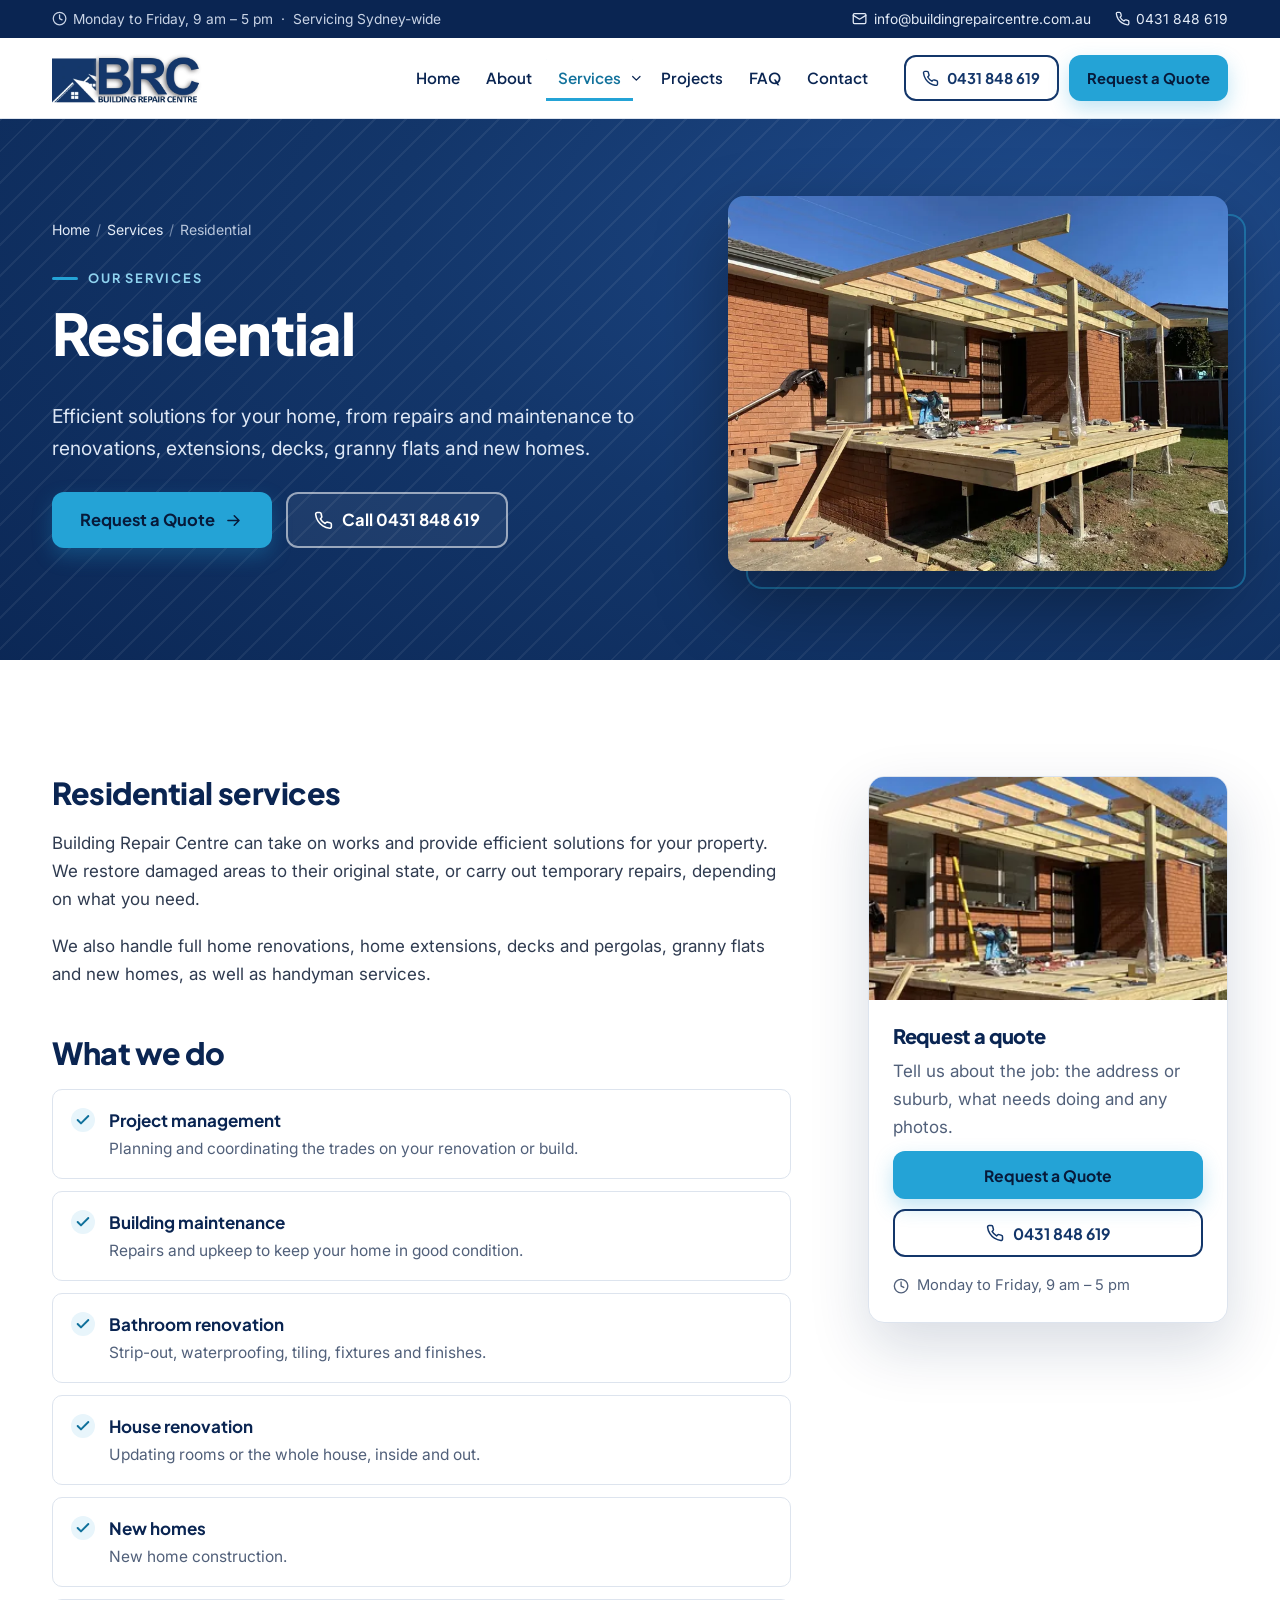
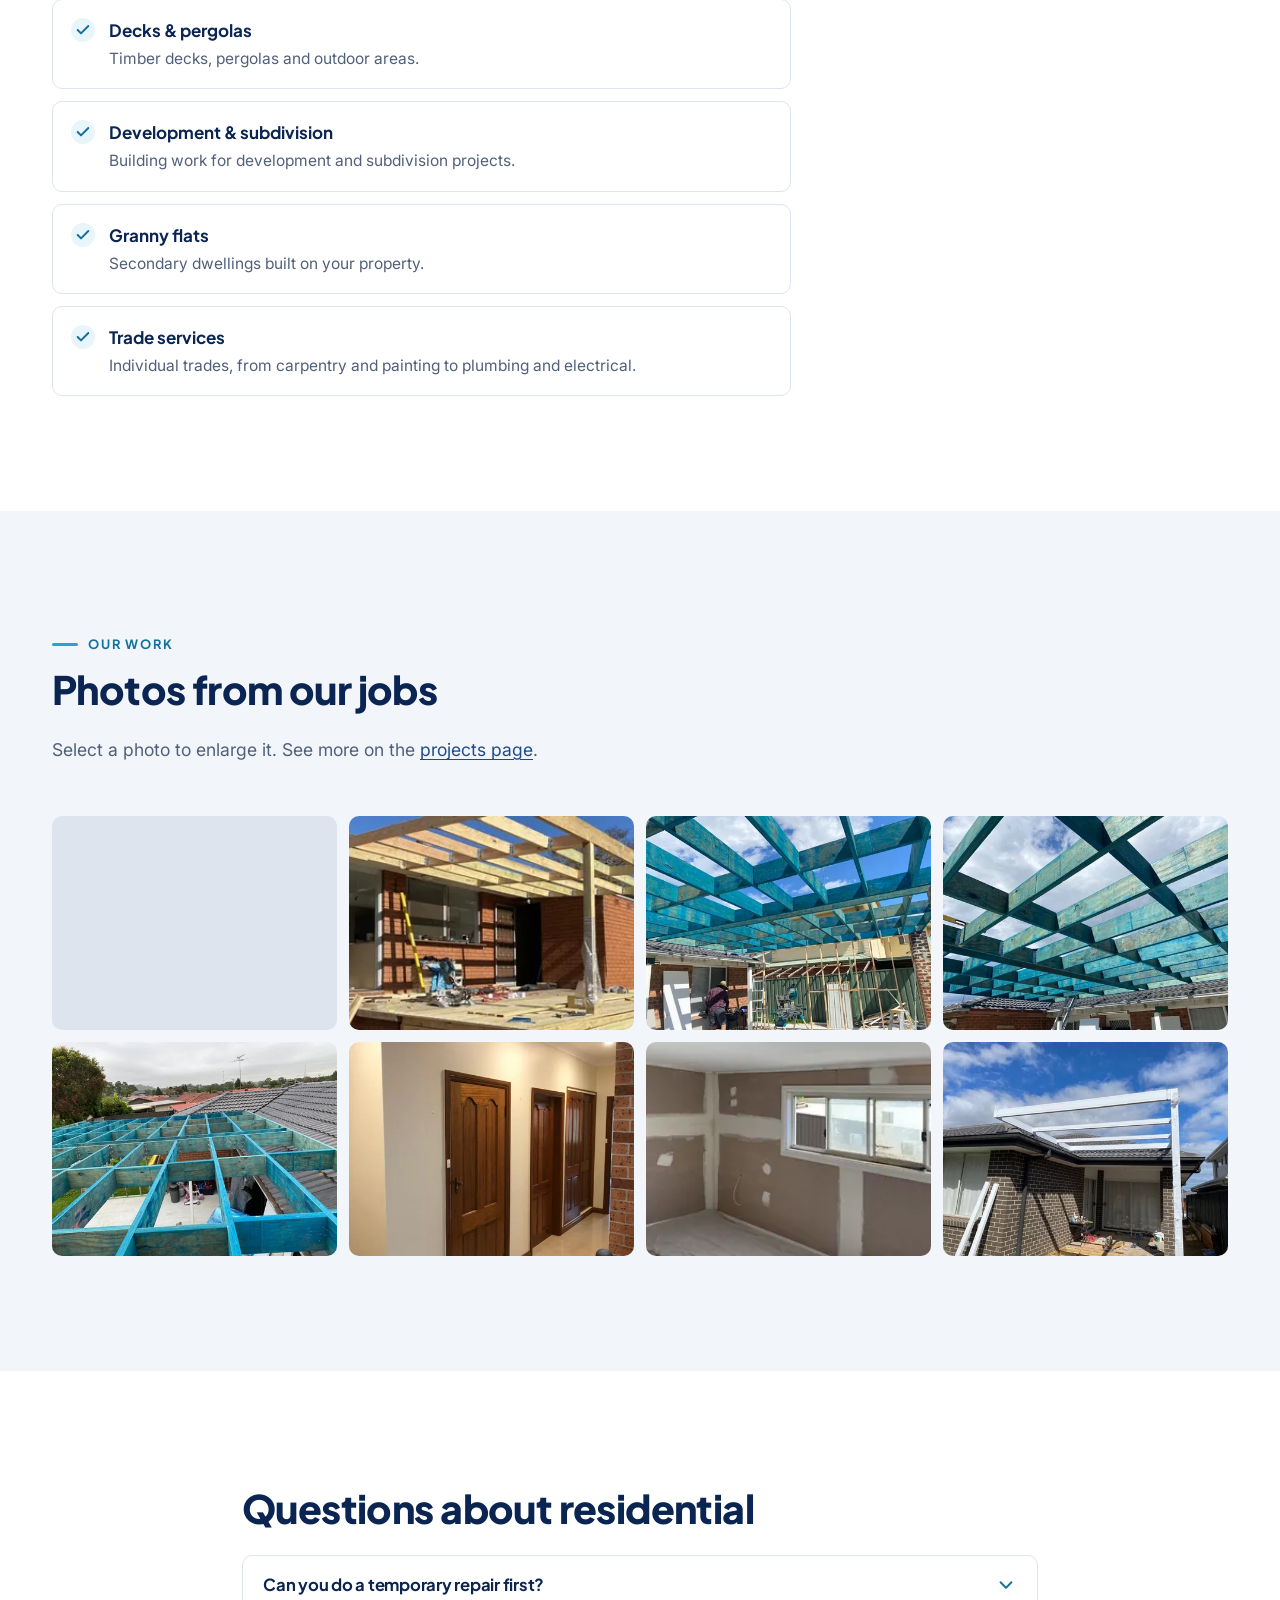
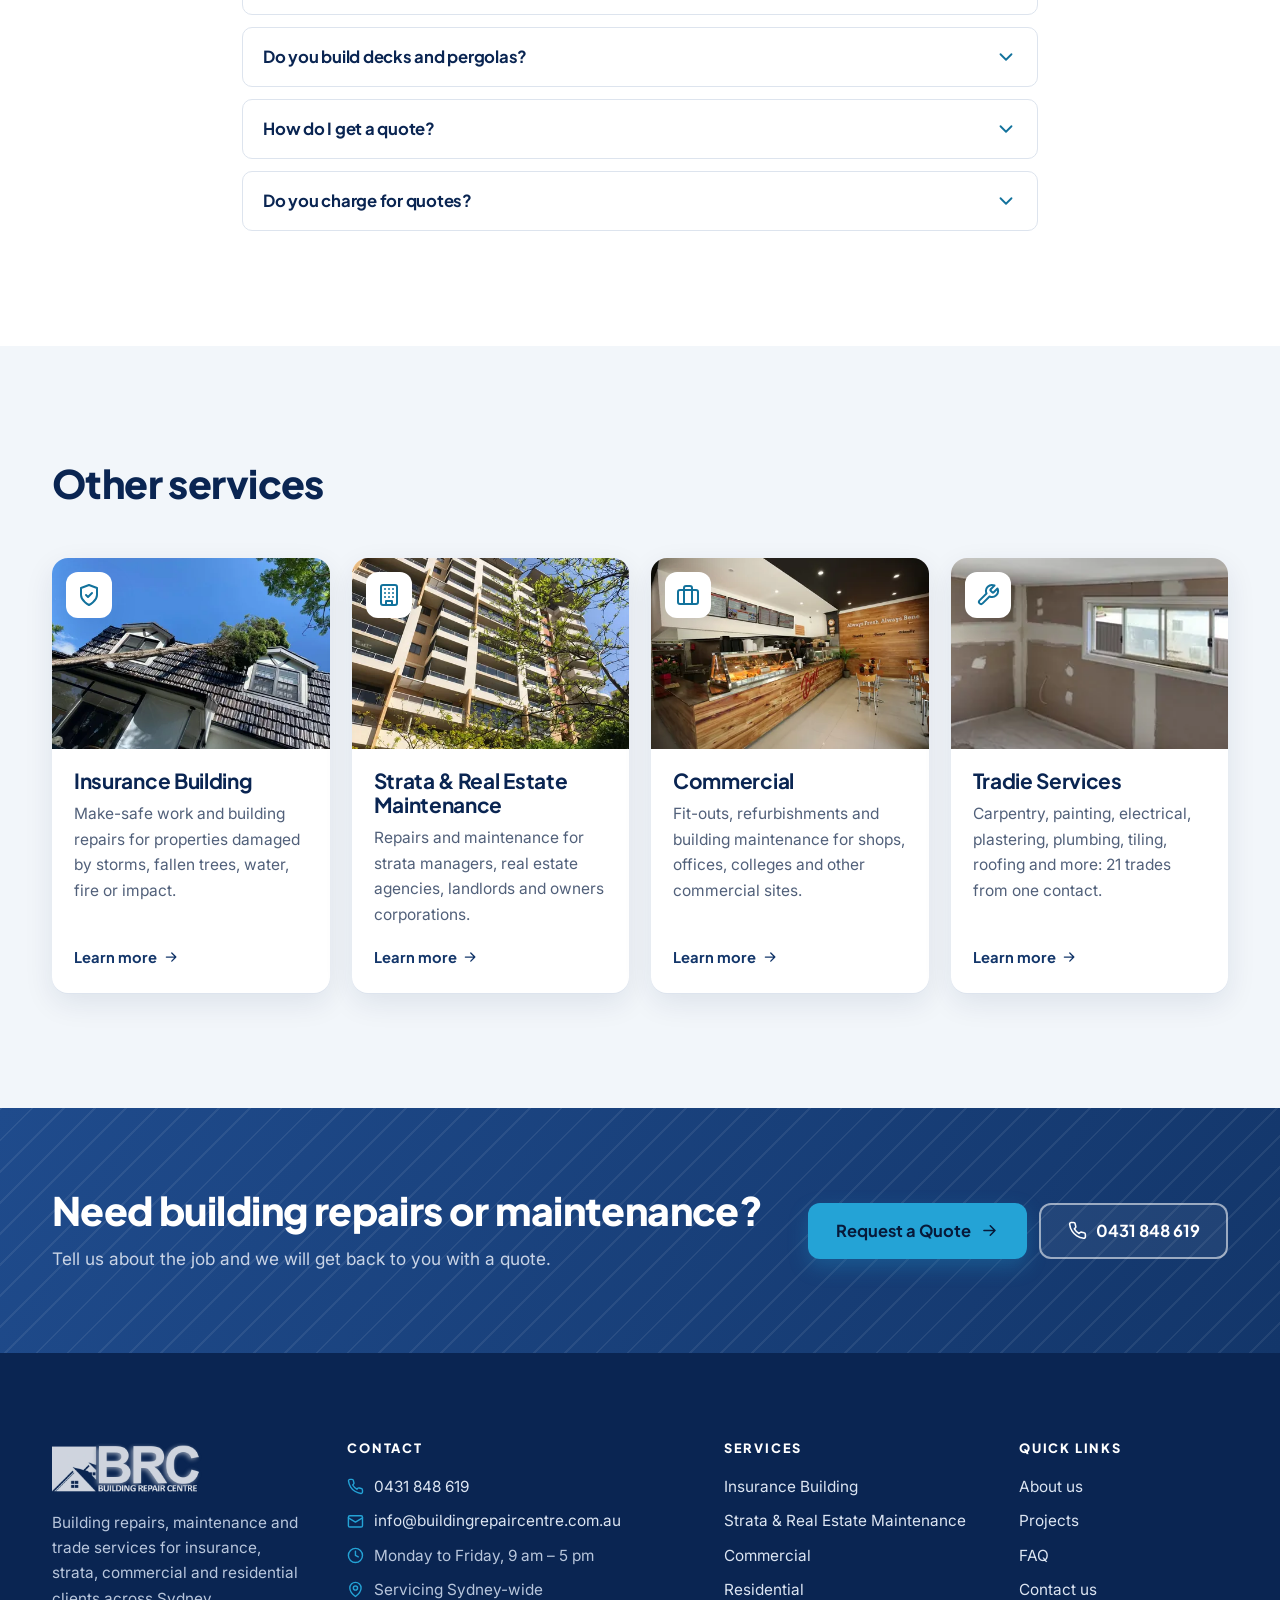
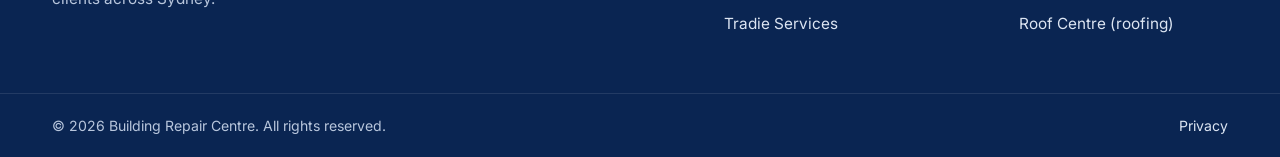
<file: residential/index.html>
<!doctype html>
<html lang="en-AU">
<head>
<meta charset="utf-8">
<meta name="viewport" content="width=device-width, initial-scale=1">
<title>Residential Building &amp; Renovations | Building Repair Centre</title>
<meta name="description" content="Home repairs, renovations, extensions, decks, pergolas, granny flats and new homes across Sydney. Request a quote or call 0431 848 619.">
<link rel="canonical" href="https://www.buildingrepaircentre.com.au/residential/">
<meta property="og:type" content="website">
<meta property="og:site_name" content="Building Repair Centre">
<meta property="og:locale" content="en_AU">
<meta property="og:title" content="Residential Building &amp; Renovations | Building Repair Centre">
<meta property="og:description" content="Home repairs, renovations, extensions, decks, pergolas, granny flats and new homes across Sydney. Request a quote or call 0431 848 619.">
<meta property="og:url" content="https://www.buildingrepaircentre.com.au/residential/">
<meta property="og:image" content="https://www.buildingrepaircentre.com.au/assets/img/deck-pergola-cn-1200.webp">
<meta name="twitter:card" content="summary_large_image">
<meta name="theme-color" content="#0a2552">
<link rel="icon" href="/favicon.ico" sizes="any">
<link rel="icon" href="/favicon-32.png" type="image/png" sizes="32x32">
<link rel="apple-touch-icon" href="/apple-touch-icon.png">
<link rel="manifest" href="/site.webmanifest">
<link rel="preconnect" href="https://fonts.googleapis.com">
<link rel="preconnect" href="https://fonts.gstatic.com" crossorigin>
<link rel="stylesheet" href="https://fonts.googleapis.com/css2?family=Inter:wght@400;500;600&family=Plus+Jakarta+Sans:wght@600;700;800&display=swap">
<link rel="stylesheet" href="/assets/css/site.css?v=586dcebb08">
<script>document.documentElement.classList.add('js')</script>
<script src="/assets/js/site.js?v=586dcebb08" defer></script>
<script type="application/ld+json">{"@context": "https://schema.org", "@type": "BreadcrumbList", "itemListElement": [{"@type": "ListItem", "position": 1, "name": "Home", "item": "https://www.buildingrepaircentre.com.au/"}, {"@type": "ListItem", "position": 2, "name": "Services", "item": "https://www.buildingrepaircentre.com.au/services/"}, {"@type": "ListItem", "position": 3, "name": "Residential", "item": "https://www.buildingrepaircentre.com.au/residential/"}]}</script><script type="application/ld+json">{"@context": "https://schema.org", "@type": "FAQPage", "mainEntity": [{"@type": "Question", "name": "Can you do a temporary repair first?", "acceptedAnswer": {"@type": "Answer", "text": "Yes. Depending on what you need, we can carry out a temporary repair to make the area safe, or restore it to its original state."}}, {"@type": "Question", "name": "Do you build decks and pergolas?", "acceptedAnswer": {"@type": "Answer", "text": "Yes. Decks and pergolas are part of our residential work. See the projects page for photos of deck and pergola builds."}}, {"@type": "Question", "name": "How do I get a quote?", "acceptedAnswer": {"@type": "Answer", "text": "Call us on 0431 848 619 or send an enquiry. Include the address or suburb, a description of the work and, if you can, a few photos."}}, {"@type": "Question", "name": "Do you charge for quotes?", "acceptedAnswer": {"@type": "Answer", "text": "No. Quotes are free. For some jobs we will need to inspect the property before we can quote."}}]}</script>
</head>
<body>
<a class="skip-link" href="#main">Skip to content</a>
<div class="topbar">
  <div class="container topbar__inner">
    <span><svg class="icon" viewBox="0 0 24 24" aria-hidden="true" focusable="false"><circle cx="12" cy="12" r="10"/><path d="M12 6v6l4 2"/></svg> Monday to Friday, 9 am – 5 pm &nbsp;·&nbsp; Servicing Sydney-wide</span>
    <span class="topbar__links"><a href="mailto:info@buildingrepaircentre.com.au"><svg class="icon" viewBox="0 0 24 24" aria-hidden="true" focusable="false"><rect x="2" y="4" width="20" height="16" rx="2"/><path d="m22 7-10 6L2 7"/></svg> info@buildingrepaircentre.com.au</a><a href="tel:+61431848619"><svg class="icon" viewBox="0 0 24 24" aria-hidden="true" focusable="false"><path d="M22 16.92v3a2 2 0 0 1-2.18 2 19.79 19.79 0 0 1-8.63-3.07 19.5 19.5 0 0 1-6-6 19.79 19.79 0 0 1-3.07-8.67A2 2 0 0 1 4.11 2h3a2 2 0 0 1 2 1.72c.13.96.36 1.9.7 2.81a2 2 0 0 1-.45 2.11L8.09 9.91a16 16 0 0 0 6 6l1.27-1.27a2 2 0 0 1 2.11-.45c.91.34 1.85.57 2.81.7A2 2 0 0 1 22 16.92z"/></svg> 0431 848 619</a></span>
  </div>
</div>
<header class="site-header" data-header>
  <div class="container site-header__inner">
    <a class="brand" href="/" aria-label="Building Repair Centre home">
      <img src="/assets/img/logo.webp" width="466" height="156" alt="Building Repair Centre">
    </a>
    <nav class="nav" id="site-nav" aria-label="Main">
      <ul class="nav__list" role="list">
        <li><a href="/">Home</a></li>
        <li><a href="/about-us/">About</a></li>
        <li class="nav__has-sub is-active">
          <a href="/services/">Services</a>
          <button class="nav__sub-toggle" type="button" aria-expanded="false" aria-controls="sub-services"><span class="visually-hidden">Show services</span><svg class="icon" viewBox="0 0 24 24" aria-hidden="true" focusable="false"><path d="m6 9 6 6 6-6"/></svg></button>
          <div class="nav__sub" id="sub-services">
            <ul role="list"><li><a href="/insurance-building/"><svg class="icon" viewBox="0 0 24 24" aria-hidden="true" focusable="false"><path d="M12 22s8-4 8-10V5l-8-3-8 3v7c0 6 8 10 8 10z"/><path d="m9 12 2 2 4-4"/></svg>Insurance Building</a></li><li><a href="/strata-real-estate-maintenance/"><svg class="icon" viewBox="0 0 24 24" aria-hidden="true" focusable="false"><rect x="4" y="2" width="16" height="20" rx="2"/><path d="M9 22v-4h6v4M8 6h.01M12 6h.01M16 6h.01M8 10h.01M12 10h.01M16 10h.01M8 14h.01M12 14h.01M16 14h.01"/></svg>Strata &amp; Real Estate Maintenance</a></li><li><a href="/commercial/"><svg class="icon" viewBox="0 0 24 24" aria-hidden="true" focusable="false"><rect x="2" y="7" width="20" height="14" rx="2"/><path d="M16 21V5a2 2 0 0 0-2-2h-4a2 2 0 0 0-2 2v16"/></svg>Commercial</a></li><li><a href="/residential/" aria-current="page"><svg class="icon" viewBox="0 0 24 24" aria-hidden="true" focusable="false"><path d="m3 10 9-7 9 7v10a2 2 0 0 1-2 2H5a2 2 0 0 1-2-2z"/><path d="M9 22V12h6v10"/></svg>Residential</a></li><li><a href="/tradie-services/"><svg class="icon" viewBox="0 0 24 24" aria-hidden="true" focusable="false"><path d="M14.7 6.3a1 1 0 0 0 0 1.4l1.6 1.6a1 1 0 0 0 1.4 0l3.77-3.77a6 6 0 0 1-7.94 7.94l-6.91 6.91a2.12 2.12 0 0 1-3-3l6.91-6.91a6 6 0 0 1 7.94-7.94l-3.76 3.76z"/></svg>Tradie Services</a></li></ul>
          </div>
        </li>
        <li><a href="/projects/">Projects</a></li>
        <li><a href="/faq/">FAQ</a></li>
        <li><a href="/contact-us/">Contact</a></li>
      </ul>
      <div class="nav__mobile-cta">
        <a class="btn btn--accent btn--block" href="/contact-us/#quote"><svg class="icon" viewBox="0 0 24 24" aria-hidden="true" focusable="false"><path d="M14 2H6a2 2 0 0 0-2 2v16a2 2 0 0 0 2 2h12a2 2 0 0 0 2-2V8z"/><path d="M14 2v6h6M16 13H8M16 17H8M10 9H8"/></svg> Request a Quote</a>
        <a class="btn btn--ghost-light btn--block" href="tel:+61431848619"><svg class="icon" viewBox="0 0 24 24" aria-hidden="true" focusable="false"><path d="M22 16.92v3a2 2 0 0 1-2.18 2 19.79 19.79 0 0 1-8.63-3.07 19.5 19.5 0 0 1-6-6 19.79 19.79 0 0 1-3.07-8.67A2 2 0 0 1 4.11 2h3a2 2 0 0 1 2 1.72c.13.96.36 1.9.7 2.81a2 2 0 0 1-.45 2.11L8.09 9.91a16 16 0 0 0 6 6l1.27-1.27a2 2 0 0 1 2.11-.45c.91.34 1.85.57 2.81.7A2 2 0 0 1 22 16.92z"/></svg> Call 0431 848 619</a>
        <p>Monday to Friday, 9 am – 5 pm<br><a href="mailto:info@buildingrepaircentre.com.au">info@buildingrepaircentre.com.au</a></p>
      </div>
    </nav>
    <div class="header-cta">
      <a class="btn btn--outline header-cta__call" href="tel:+61431848619" aria-label="Call 0431 848 619"><svg class="icon" viewBox="0 0 24 24" aria-hidden="true" focusable="false"><path d="M22 16.92v3a2 2 0 0 1-2.18 2 19.79 19.79 0 0 1-8.63-3.07 19.5 19.5 0 0 1-6-6 19.79 19.79 0 0 1-3.07-8.67A2 2 0 0 1 4.11 2h3a2 2 0 0 1 2 1.72c.13.96.36 1.9.7 2.81a2 2 0 0 1-.45 2.11L8.09 9.91a16 16 0 0 0 6 6l1.27-1.27a2 2 0 0 1 2.11-.45c.91.34 1.85.57 2.81.7A2 2 0 0 1 22 16.92z"/></svg><span>0431 848 619</span></a>
      <a class="btn btn--accent header-cta__quote" href="/contact-us/#quote">Request a Quote</a>
      <button class="menu-toggle" type="button" aria-expanded="false" aria-controls="site-nav" data-menu-toggle>
        <svg class="icon icon--open" viewBox="0 0 24 24" aria-hidden="true" focusable="false"><path d="M4 6h16M4 12h16M4 18h16"/></svg><svg class="icon icon--close" viewBox="0 0 24 24" aria-hidden="true" focusable="false"><path d="M18 6 6 18M6 6l12 12"/></svg><span class="visually-hidden">Menu</span>
      </button>
    </div>
  </div>
</header>
<main id="main" tabindex="-1">
<section class="page-hero">
  <div class="container page-hero__grid">
    <div class="page-hero__content">
      <nav class="breadcrumbs" aria-label="Breadcrumb"><ol role="list"><li><a href="/">Home</a></li><li><a href="/services/">Services</a></li><li aria-current="page">Residential</li></ol></nav><p class="eyebrow eyebrow--light">Our services</p>
      <h1>Residential</h1>
      <p class="page-hero__lead">Efficient solutions for your home, from repairs and maintenance to renovations, extensions, decks, granny flats and new homes.</p>
      <div class="hero__actions">
        <a class="btn btn--accent btn--lg" href="/contact-us/#quote">Request a Quote <svg class="icon" viewBox="0 0 24 24" aria-hidden="true" focusable="false"><path d="M5 12h14M13 6l6 6-6 6"/></svg></a>
        <a class="btn btn--ghost-light btn--lg" href="tel:+61431848619"><svg class="icon" viewBox="0 0 24 24" aria-hidden="true" focusable="false"><path d="M22 16.92v3a2 2 0 0 1-2.18 2 19.79 19.79 0 0 1-8.63-3.07 19.5 19.5 0 0 1-6-6 19.79 19.79 0 0 1-3.07-8.67A2 2 0 0 1 4.11 2h3a2 2 0 0 1 2 1.72c.13.96.36 1.9.7 2.81a2 2 0 0 1-.45 2.11L8.09 9.91a16 16 0 0 0 6 6l1.27-1.27a2 2 0 0 1 2.11-.45c.91.34 1.85.57 2.81.7A2 2 0 0 1 22 16.92z"/></svg> Call 0431 848 619</a>
      </div>
    </div>
    <div class="page-hero__photo"><img src="/assets/img/deck-pergola-cn-800.webp" srcset="/assets/img/deck-pergola-cn-480.webp 480w, /assets/img/deck-pergola-cn-800.webp 800w, /assets/img/deck-pergola-cn-1200.webp 1200w, /assets/img/deck-pergola-cn-1600.webp 1600w" sizes="(min-width: 900px) 500px, min(560px, 92vw)" width="800" height="600" alt="Chipping Norton: new timber deck and pergola framing at the back of a brick home" loading="eager" decoding="async" fetchpriority="high"></div>
  </div>
</section>
<section class="section">
  <div class="container svc-layout">
    <div class="prose">
      <section class="prose-block reveal">
        <h2>Residential services</h2>
        <p>Building Repair Centre can take on works and provide efficient solutions for your property. We restore damaged areas to their original state, or carry out temporary repairs, depending on what you need.</p><p>We also handle full home renovations, home extensions, decks and pergolas, granny flats and new homes, as well as handyman services.</p>
      </section>
      <section class="prose-block reveal">
        <h2>What we do</h2>
        <ul class="includes" role="list"><li><svg class="icon" viewBox="0 0 24 24" aria-hidden="true" focusable="false"><path d="M20 6 9 17l-5-5"/></svg><div><strong>Project management</strong><span>Planning and coordinating the trades on your renovation or build.</span></div></li><li><svg class="icon" viewBox="0 0 24 24" aria-hidden="true" focusable="false"><path d="M20 6 9 17l-5-5"/></svg><div><strong>Building maintenance</strong><span>Repairs and upkeep to keep your home in good condition.</span></div></li><li><svg class="icon" viewBox="0 0 24 24" aria-hidden="true" focusable="false"><path d="M20 6 9 17l-5-5"/></svg><div><strong>Bathroom renovation</strong><span>Strip-out, waterproofing, tiling, fixtures and finishes.</span></div></li><li><svg class="icon" viewBox="0 0 24 24" aria-hidden="true" focusable="false"><path d="M20 6 9 17l-5-5"/></svg><div><strong>House renovation</strong><span>Updating rooms or the whole house, inside and out.</span></div></li><li><svg class="icon" viewBox="0 0 24 24" aria-hidden="true" focusable="false"><path d="M20 6 9 17l-5-5"/></svg><div><strong>New homes</strong><span>New home construction.</span></div></li><li><svg class="icon" viewBox="0 0 24 24" aria-hidden="true" focusable="false"><path d="M20 6 9 17l-5-5"/></svg><div><strong>Decks &amp; pergolas</strong><span>Timber decks, pergolas and outdoor areas.</span></div></li><li><svg class="icon" viewBox="0 0 24 24" aria-hidden="true" focusable="false"><path d="M20 6 9 17l-5-5"/></svg><div><strong>Development &amp; subdivision</strong><span>Building work for development and subdivision projects.</span></div></li><li><svg class="icon" viewBox="0 0 24 24" aria-hidden="true" focusable="false"><path d="M20 6 9 17l-5-5"/></svg><div><strong>Granny flats</strong><span>Secondary dwellings built on your property.</span></div></li><li><svg class="icon" viewBox="0 0 24 24" aria-hidden="true" focusable="false"><path d="M20 6 9 17l-5-5"/></svg><div><strong>Trade services</strong><span>Individual trades, from carpentry and painting to plumbing and electrical.</span></div></li></ul>
      </section>
    </div>
<aside class="svc-aside">
  <div class="svc-aside__card reveal">
    <img src="/assets/img/deck-frame-cn-800.webp" srcset="/assets/img/deck-frame-cn-480.webp 480w, /assets/img/deck-frame-cn-800.webp 800w, /assets/img/deck-frame-cn-1200.webp 1200w" sizes="(min-width: 1000px) 360px, 90vw" width="800" height="333" alt="Chipping Norton: deck and pergola under construction" loading="lazy" decoding="async">
    <div class="svc-aside__body">
      <h2>Request a quote</h2>
      <p>Tell us about the job: the address or suburb, what needs doing and any photos.</p>
      <a class="btn btn--accent btn--block" href="/contact-us/?service=residential#quote">Request a Quote</a>
      <a class="btn btn--outline btn--block" href="tel:+61431848619"><svg class="icon" viewBox="0 0 24 24" aria-hidden="true" focusable="false"><path d="M22 16.92v3a2 2 0 0 1-2.18 2 19.79 19.79 0 0 1-8.63-3.07 19.5 19.5 0 0 1-6-6 19.79 19.79 0 0 1-3.07-8.67A2 2 0 0 1 4.11 2h3a2 2 0 0 1 2 1.72c.13.96.36 1.9.7 2.81a2 2 0 0 1-.45 2.11L8.09 9.91a16 16 0 0 0 6 6l1.27-1.27a2 2 0 0 1 2.11-.45c.91.34 1.85.57 2.81.7A2 2 0 0 1 22 16.92z"/></svg> 0431 848 619</a>
      <p class="svc-aside__hours"><svg class="icon" viewBox="0 0 24 24" aria-hidden="true" focusable="false"><circle cx="12" cy="12" r="10"/><path d="M12 6v6l4 2"/></svg> Monday to Friday, 9 am – 5 pm</p>
    </div>
  </div>
</aside>
  </div>
</section>
<section class="section section--tint">
  <div class="container">
    <div class="section-head reveal">
      <p class="eyebrow">Our work</p>
      <h2>Photos from our jobs</h2>
      <p>Select a photo to enlarge it. See more on the <a href="/projects/">projects page</a>.</p>
    </div>
    <ul class="gallery" role="list"><li><button type="button" class="gallery__item" data-full="/assets/img/deck-pergola-cn-1600.webp" data-caption="Chipping Norton: new timber deck and pergola framing at the back of a brick home" aria-label="View larger: Chipping Norton: new timber deck and pergola framing at the back of a brick home"><img src="/assets/img/deck-pergola-cn-800.webp" srcset="/assets/img/deck-pergola-cn-480.webp 480w, /assets/img/deck-pergola-cn-800.webp 800w, /assets/img/deck-pergola-cn-1200.webp 1200w, /assets/img/deck-pergola-cn-1600.webp 1600w" sizes="(min-width: 1000px) 25vw, (min-width: 600px) 33vw, 50vw" width="800" height="600" alt="Chipping Norton: new timber deck and pergola framing at the back of a brick home" loading="lazy" decoding="async"></button></li><li><button type="button" class="gallery__item" data-full="/assets/img/deck-frame-cn-1200.webp" data-caption="Chipping Norton: deck and pergola under construction" aria-label="View larger: Chipping Norton: deck and pergola under construction"><img src="/assets/img/deck-frame-cn-800.webp" srcset="/assets/img/deck-frame-cn-480.webp 480w, /assets/img/deck-frame-cn-800.webp 800w, /assets/img/deck-frame-cn-1200.webp 1200w" sizes="(min-width: 1000px) 25vw, (min-width: 600px) 33vw, 50vw" width="800" height="333" alt="Chipping Norton: deck and pergola under construction" loading="lazy" decoding="async"></button></li><li><button type="button" class="gallery__item" data-full="/assets/img/pergola-5-1024.webp" data-caption="Pergola rafters going up over the deck frame" aria-label="View larger: Pergola rafters going up over the deck frame"><img src="/assets/img/pergola-5-800.webp" srcset="/assets/img/pergola-5-480.webp 480w, /assets/img/pergola-5-800.webp 800w, /assets/img/pergola-5-1024.webp 1024w" sizes="(min-width: 1000px) 25vw, (min-width: 600px) 33vw, 50vw" width="800" height="600" alt="Pergola rafters going up over the deck frame" loading="lazy" decoding="async"></button></li><li><button type="button" class="gallery__item" data-full="/assets/img/pergola-7-1024.webp" data-caption="Pergola rafters seen from below" aria-label="View larger: Pergola rafters seen from below"><img src="/assets/img/pergola-7-800.webp" srcset="/assets/img/pergola-7-480.webp 480w, /assets/img/pergola-7-800.webp 800w, /assets/img/pergola-7-1024.webp 1024w" sizes="(min-width: 1000px) 25vw, (min-width: 600px) 33vw, 50vw" width="800" height="600" alt="Pergola rafters seen from below" loading="lazy" decoding="async"></button></li><li><button type="button" class="gallery__item" data-full="/assets/img/pergola-3-1024.webp" data-caption="Treated pine subfloor framing for the raised deck" aria-label="View larger: Treated pine subfloor framing for the raised deck"><img src="/assets/img/pergola-3-800.webp" srcset="/assets/img/pergola-3-480.webp 480w, /assets/img/pergola-3-800.webp 800w, /assets/img/pergola-3-1024.webp 1024w" sizes="(min-width: 1000px) 25vw, (min-width: 600px) 33vw, 50vw" width="800" height="600" alt="Treated pine subfloor framing for the raised deck" loading="lazy" decoding="async"></button></li><li><button type="button" class="gallery__item" data-full="/assets/img/hallway-doors-956.webp" data-caption="Hallway with timber doors, cornices and tiled floor" aria-label="View larger: Hallway with timber doors, cornices and tiled floor"><img src="/assets/img/hallway-doors-800.webp" srcset="/assets/img/hallway-doors-480.webp 480w, /assets/img/hallway-doors-800.webp 800w, /assets/img/hallway-doors-956.webp 956w" sizes="(min-width: 1000px) 25vw, (min-width: 600px) 33vw, 50vw" width="800" height="1068" alt="Hallway with timber doors, cornices and tiled floor" loading="lazy" decoding="async"></button></li><li><button type="button" class="gallery__item" data-full="/assets/img/plastered-room-1200.webp" data-caption="Room with new plasterboard walls set and ready for painting" aria-label="View larger: Room with new plasterboard walls set and ready for painting"><img src="/assets/img/plastered-room-800.webp" srcset="/assets/img/plastered-room-480.webp 480w, /assets/img/plastered-room-800.webp 800w, /assets/img/plastered-room-1200.webp 1200w" sizes="(min-width: 1000px) 25vw, (min-width: 600px) 33vw, 50vw" width="800" height="333" alt="Room with new plasterboard walls set and ready for painting" loading="lazy" decoding="async"></button></li><li><button type="button" class="gallery__item" data-full="/assets/img/pergola-12-1024.webp" data-caption="White posts and beams of a new pergola against a brick home" aria-label="View larger: White posts and beams of a new pergola against a brick home"><img src="/assets/img/pergola-12-800.webp" srcset="/assets/img/pergola-12-480.webp 480w, /assets/img/pergola-12-800.webp 800w, /assets/img/pergola-12-1024.webp 1024w" sizes="(min-width: 1000px) 25vw, (min-width: 600px) 33vw, 50vw" width="800" height="600" alt="White posts and beams of a new pergola against a brick home" loading="lazy" decoding="async"></button></li></ul>
  </div>
</section>
<section class="section">
  <div class="container narrow reveal">
    <h2>Questions about residential</h2>
    <div class="faq-list"><details class="faq"><summary><h3 class="faq__q">Can you do a temporary repair first?</h3><svg class="icon" viewBox="0 0 24 24" aria-hidden="true" focusable="false"><path d="m6 9 6 6 6-6"/></svg></summary><div class="faq__a"><p>Yes. Depending on what you need, we can carry out a temporary repair to make the area safe, or restore it to its original state.</p></div></details><details class="faq"><summary><h3 class="faq__q">Do you build decks and pergolas?</h3><svg class="icon" viewBox="0 0 24 24" aria-hidden="true" focusable="false"><path d="m6 9 6 6 6-6"/></svg></summary><div class="faq__a"><p>Yes. Decks and pergolas are part of our residential work. See the <a href="/projects/">projects page</a> for photos of deck and pergola builds.</p></div></details><details class="faq"><summary><h3 class="faq__q">How do I get a quote?</h3><svg class="icon" viewBox="0 0 24 24" aria-hidden="true" focusable="false"><path d="m6 9 6 6 6-6"/></svg></summary><div class="faq__a"><p>Call us on <a href="tel:+61431848619">0431 848 619</a> or <a href="/contact-us/#quote">send an enquiry</a>. Include the address or suburb, a description of the work and, if you can, a few photos.</p></div></details><details class="faq"><summary><h3 class="faq__q">Do you charge for quotes?</h3><svg class="icon" viewBox="0 0 24 24" aria-hidden="true" focusable="false"><path d="m6 9 6 6 6-6"/></svg></summary><div class="faq__a"><p>No. Quotes are free. For some jobs we will need to inspect the property before we can quote.</p></div></details></div>
  </div>
</section>
<section class="section section--tint">
  <div class="container">
    <div class="section-head reveal"><h2>Other services</h2></div>
    <ul class="sector-grid" role="list"><li class="sector reveal">
  <a href="/insurance-building/">
    <div class="sector__img"><img src="/assets/img/storm-tree-roof-800.webp" srcset="/assets/img/storm-tree-roof-480.webp 480w, /assets/img/storm-tree-roof-800.webp 800w, /assets/img/storm-tree-roof-1200.webp 1200w, /assets/img/storm-tree-roof-1276.webp 1276w" sizes="(min-width: 1100px) 300px, (min-width: 560px) 50vw, 100vw" width="800" height="599" alt="Tree fallen across the tiled roof of a two-storey house" loading="lazy" decoding="async"></div>
    <span class="sector__badge"><svg class="icon" viewBox="0 0 24 24" aria-hidden="true" focusable="false"><path d="M12 22s8-4 8-10V5l-8-3-8 3v7c0 6 8 10 8 10z"/><path d="m9 12 2 2 4-4"/></svg></span>
    <div class="sector__body">
      <h3>Insurance Building</h3>
      <p>Make-safe work and building repairs for properties damaged by storms, fallen trees, water, fire or impact.</p>
      <span class="sector__more">Learn more <svg class="icon" viewBox="0 0 24 24" aria-hidden="true" focusable="false"><path d="M5 12h14M13 6l6 6-6 6"/></svg></span>
    </div>
  </a>
</li><li class="sector reveal">
  <a href="/strata-real-estate-maintenance/">
    <div class="sector__img"><img src="/assets/img/redfern-apartments-800.webp" srcset="/assets/img/redfern-apartments-480.webp 480w, /assets/img/redfern-apartments-800.webp 800w, /assets/img/redfern-apartments-1200.webp 1200w, /assets/img/redfern-apartments-1600.webp 1600w" sizes="(min-width: 1100px) 300px, (min-width: 560px) 50vw, 100vw" width="800" height="600" alt="Multi-storey apartment building in Redfern" loading="lazy" decoding="async"></div>
    <span class="sector__badge"><svg class="icon" viewBox="0 0 24 24" aria-hidden="true" focusable="false"><rect x="4" y="2" width="16" height="20" rx="2"/><path d="M9 22v-4h6v4M8 6h.01M12 6h.01M16 6h.01M8 10h.01M12 10h.01M16 10h.01M8 14h.01M12 14h.01M16 14h.01"/></svg></span>
    <div class="sector__body">
      <h3>Strata &amp; Real Estate Maintenance</h3>
      <p>Repairs and maintenance for strata managers, real estate agencies, landlords and owners corporations.</p>
      <span class="sector__more">Learn more <svg class="icon" viewBox="0 0 24 24" aria-hidden="true" focusable="false"><path d="M5 12h14M13 6l6 6-6 6"/></svg></span>
    </div>
  </a>
</li><li class="sector reveal">
  <a href="/commercial/">
    <div class="sector__img"><img src="/assets/img/cafe-fitout-800.webp" srcset="/assets/img/cafe-fitout-480.webp 480w, /assets/img/cafe-fitout-800.webp 800w, /assets/img/cafe-fitout-1200.webp 1200w, /assets/img/cafe-fitout-1600.webp 1600w" sizes="(min-width: 1100px) 300px, (min-width: 560px) 50vw, 100vw" width="800" height="533" alt="Completed café fit-out with timber-clad counter, display cabinet and pendant lights" loading="lazy" decoding="async"></div>
    <span class="sector__badge"><svg class="icon" viewBox="0 0 24 24" aria-hidden="true" focusable="false"><rect x="2" y="7" width="20" height="14" rx="2"/><path d="M16 21V5a2 2 0 0 0-2-2h-4a2 2 0 0 0-2 2v16"/></svg></span>
    <div class="sector__body">
      <h3>Commercial</h3>
      <p>Fit-outs, refurbishments and building maintenance for shops, offices, colleges and other commercial sites.</p>
      <span class="sector__more">Learn more <svg class="icon" viewBox="0 0 24 24" aria-hidden="true" focusable="false"><path d="M5 12h14M13 6l6 6-6 6"/></svg></span>
    </div>
  </a>
</li><li class="sector reveal">
  <a href="/tradie-services/">
    <div class="sector__img"><img src="/assets/img/plastered-room-800.webp" srcset="/assets/img/plastered-room-480.webp 480w, /assets/img/plastered-room-800.webp 800w, /assets/img/plastered-room-1200.webp 1200w" sizes="(min-width: 1100px) 300px, (min-width: 560px) 50vw, 100vw" width="800" height="333" alt="Room with new plasterboard walls set and ready for painting" loading="lazy" decoding="async"></div>
    <span class="sector__badge"><svg class="icon" viewBox="0 0 24 24" aria-hidden="true" focusable="false"><path d="M14.7 6.3a1 1 0 0 0 0 1.4l1.6 1.6a1 1 0 0 0 1.4 0l3.77-3.77a6 6 0 0 1-7.94 7.94l-6.91 6.91a2.12 2.12 0 0 1-3-3l6.91-6.91a6 6 0 0 1 7.94-7.94l-3.76 3.76z"/></svg></span>
    <div class="sector__body">
      <h3>Tradie Services</h3>
      <p>Carpentry, painting, electrical, plastering, plumbing, tiling, roofing and more: 21 trades from one contact.</p>
      <span class="sector__more">Learn more <svg class="icon" viewBox="0 0 24 24" aria-hidden="true" focusable="false"><path d="M5 12h14M13 6l6 6-6 6"/></svg></span>
    </div>
  </a>
</li></ul>
  </div>
</section>
</main>
<section class="cta-band" aria-labelledby="cta-band-title">
  <div class="container cta-band__inner">
    <div>
      <h2 id="cta-band-title">Need building repairs or maintenance?</h2>
      <p>Tell us about the job and we will get back to you with a quote.</p>
    </div>
    <div class="cta-band__actions">
      <a class="btn btn--accent btn--lg" href="/contact-us/#quote">Request a Quote <svg class="icon" viewBox="0 0 24 24" aria-hidden="true" focusable="false"><path d="M5 12h14M13 6l6 6-6 6"/></svg></a>
      <a class="btn btn--ghost-light btn--lg" href="tel:+61431848619"><svg class="icon" viewBox="0 0 24 24" aria-hidden="true" focusable="false"><path d="M22 16.92v3a2 2 0 0 1-2.18 2 19.79 19.79 0 0 1-8.63-3.07 19.5 19.5 0 0 1-6-6 19.79 19.79 0 0 1-3.07-8.67A2 2 0 0 1 4.11 2h3a2 2 0 0 1 2 1.72c.13.96.36 1.9.7 2.81a2 2 0 0 1-.45 2.11L8.09 9.91a16 16 0 0 0 6 6l1.27-1.27a2 2 0 0 1 2.11-.45c.91.34 1.85.57 2.81.7A2 2 0 0 1 22 16.92z"/></svg> 0431 848 619</a>
    </div>
  </div>
</section>
<footer class="site-footer">
  <div class="container site-footer__grid">
    <div class="site-footer__brand">
      <img src="/assets/img/logo-white.webp" width="466" height="156" alt="Building Repair Centre" loading="lazy">
      <p>Building repairs, maintenance and trade services for insurance, strata, commercial and residential clients across Sydney.</p>
    </div>
    <div>
      <h2 class="site-footer__title">Contact</h2>
      <ul class="site-footer__contact" role="list">
        <li><svg class="icon" viewBox="0 0 24 24" aria-hidden="true" focusable="false"><path d="M22 16.92v3a2 2 0 0 1-2.18 2 19.79 19.79 0 0 1-8.63-3.07 19.5 19.5 0 0 1-6-6 19.79 19.79 0 0 1-3.07-8.67A2 2 0 0 1 4.11 2h3a2 2 0 0 1 2 1.72c.13.96.36 1.9.7 2.81a2 2 0 0 1-.45 2.11L8.09 9.91a16 16 0 0 0 6 6l1.27-1.27a2 2 0 0 1 2.11-.45c.91.34 1.85.57 2.81.7A2 2 0 0 1 22 16.92z"/></svg><a href="tel:+61431848619">0431 848 619</a></li>
        <li><svg class="icon" viewBox="0 0 24 24" aria-hidden="true" focusable="false"><rect x="2" y="4" width="20" height="16" rx="2"/><path d="m22 7-10 6L2 7"/></svg><a href="mailto:info@buildingrepaircentre.com.au">info@buildingrepaircentre.com.au</a></li>
        <li><svg class="icon" viewBox="0 0 24 24" aria-hidden="true" focusable="false"><circle cx="12" cy="12" r="10"/><path d="M12 6v6l4 2"/></svg><span>Monday to Friday, 9 am – 5 pm</span></li>
        <li><svg class="icon" viewBox="0 0 24 24" aria-hidden="true" focusable="false"><path d="M20 10c0 6-8 12-8 12s-8-6-8-12a8 8 0 0 1 16 0Z"/><circle cx="12" cy="10" r="3"/></svg><span>Servicing Sydney-wide</span></li>
      </ul>
    </div>
    <div>
      <h2 class="site-footer__title">Services</h2>
      <ul role="list"><li><a href="/insurance-building/">Insurance Building</a></li><li><a href="/strata-real-estate-maintenance/">Strata &amp; Real Estate Maintenance</a></li><li><a href="/commercial/">Commercial</a></li><li><a href="/residential/">Residential</a></li><li><a href="/tradie-services/">Tradie Services</a></li></ul>
    </div>
    <div>
      <h2 class="site-footer__title">Quick links</h2>
      <ul role="list">
        <li><a href="/about-us/">About us</a></li>
        <li><a href="/projects/">Projects</a></li>
        <li><a href="/faq/">FAQ</a></li>
        <li><a href="/contact-us/">Contact us</a></li>
        <li><a href="https://www.roofcentre.com.au/" rel="noopener">Roof Centre (roofing)</a></li>
      </ul>
    </div>
  </div>
  <div class="site-footer__base">
    <div class="container">
      <p>&copy; 2026 Building Repair Centre. All rights reserved.</p>
      <p><a href="/privacy/">Privacy</a></p>
    </div>
  </div>
</footer>
<div class="mobile-bar" aria-label="Quick contact">
  <a class="mobile-bar__call" href="tel:+61431848619"><svg class="icon" viewBox="0 0 24 24" aria-hidden="true" focusable="false"><path d="M22 16.92v3a2 2 0 0 1-2.18 2 19.79 19.79 0 0 1-8.63-3.07 19.5 19.5 0 0 1-6-6 19.79 19.79 0 0 1-3.07-8.67A2 2 0 0 1 4.11 2h3a2 2 0 0 1 2 1.72c.13.96.36 1.9.7 2.81a2 2 0 0 1-.45 2.11L8.09 9.91a16 16 0 0 0 6 6l1.27-1.27a2 2 0 0 1 2.11-.45c.91.34 1.85.57 2.81.7A2 2 0 0 1 22 16.92z"/></svg> Call</a>
  <a class="mobile-bar__quote" href="/contact-us/#quote"><svg class="icon" viewBox="0 0 24 24" aria-hidden="true" focusable="false"><path d="M14 2H6a2 2 0 0 0-2 2v16a2 2 0 0 0 2 2h12a2 2 0 0 0 2-2V8z"/><path d="M14 2v6h6M16 13H8M16 17H8M10 9H8"/></svg> Request a Quote</a>
</div>
<dialog class="lightbox" data-lightbox aria-label="Photo viewer">
  <figure>
    <img alt="" data-lightbox-img>
    <figcaption data-lightbox-caption></figcaption>
  </figure>
  <button class="lightbox__btn lightbox__close" type="button" data-lightbox-close aria-label="Close"><svg class="icon" viewBox="0 0 24 24" aria-hidden="true" focusable="false"><path d="M18 6 6 18M6 6l12 12"/></svg></button>
  <button class="lightbox__btn lightbox__prev" type="button" data-lightbox-prev aria-label="Previous photo"><svg class="icon" viewBox="0 0 24 24" aria-hidden="true" focusable="false"><path d="M5 12h14M13 6l6 6-6 6"/></svg></button>
  <button class="lightbox__btn lightbox__next" type="button" data-lightbox-next aria-label="Next photo"><svg class="icon" viewBox="0 0 24 24" aria-hidden="true" focusable="false"><path d="M5 12h14M13 6l6 6-6 6"/></svg></button>
</dialog>
</body>
</html>
</file>
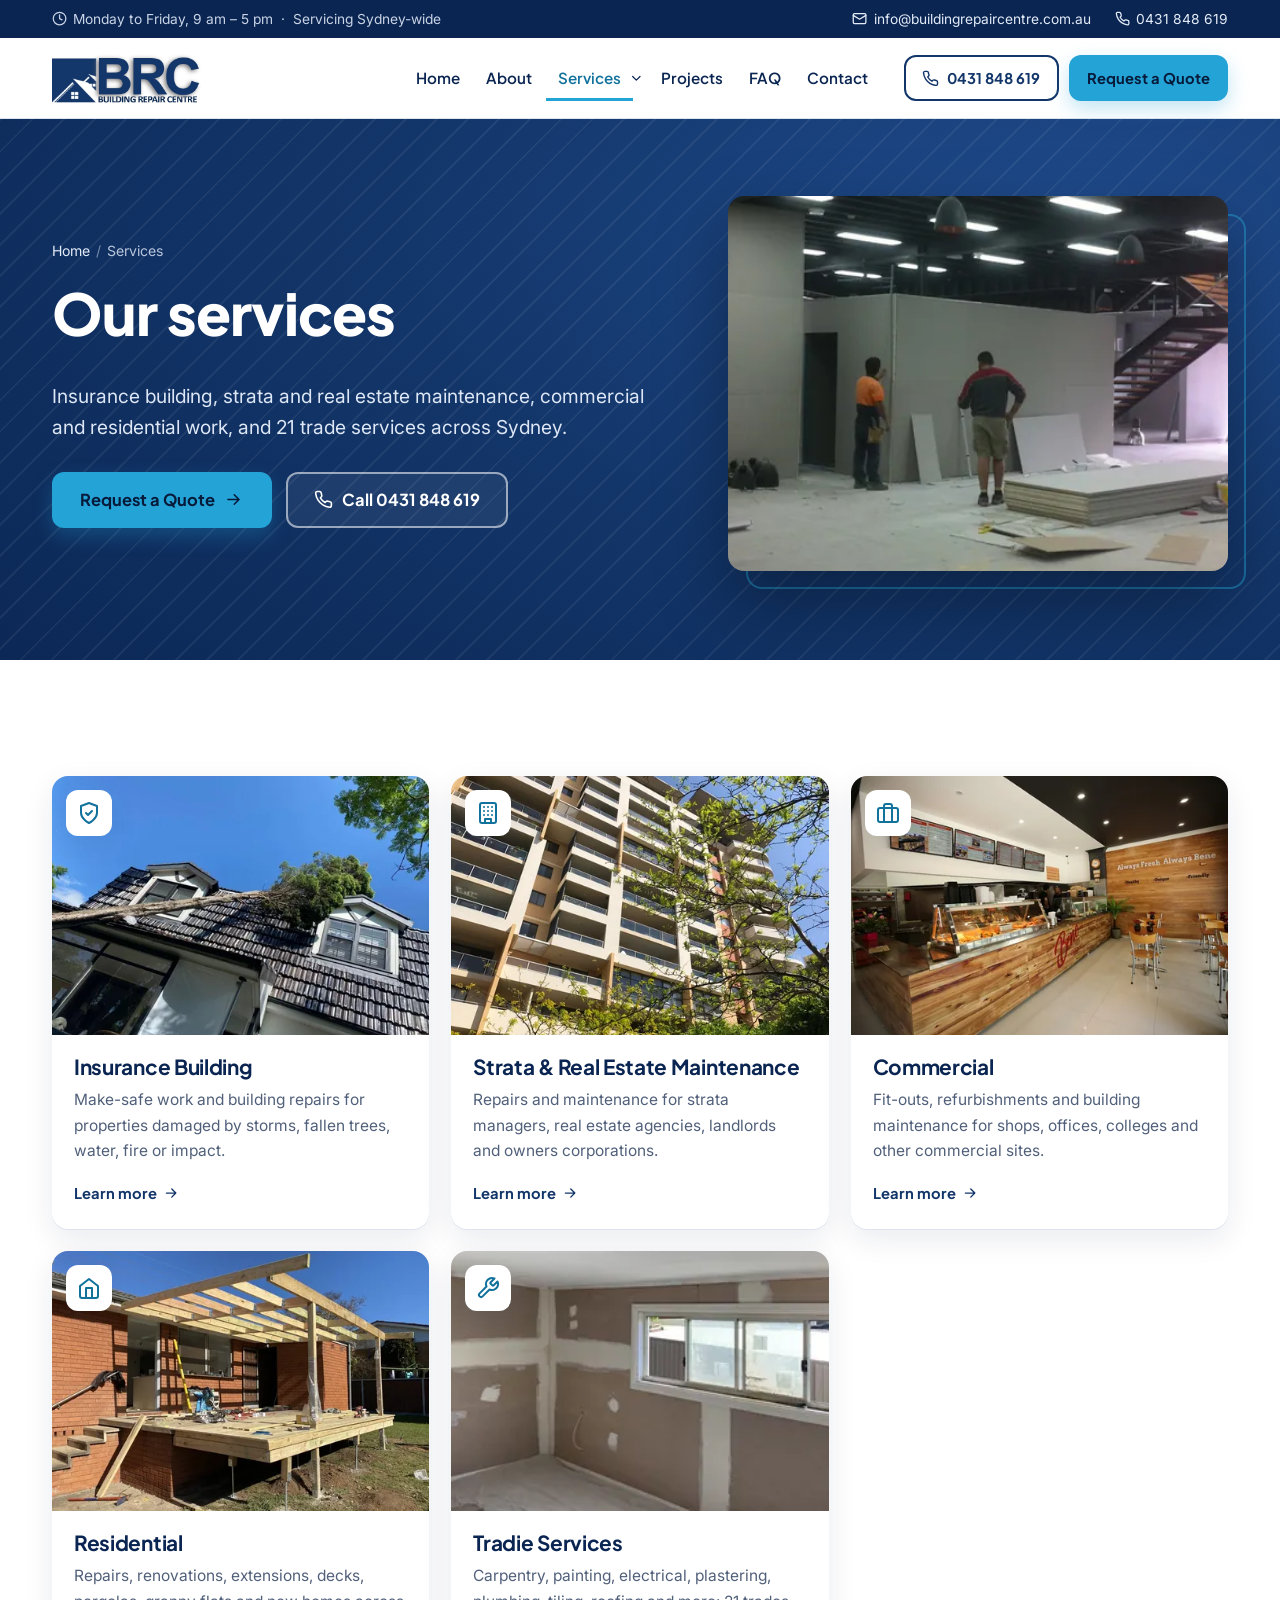
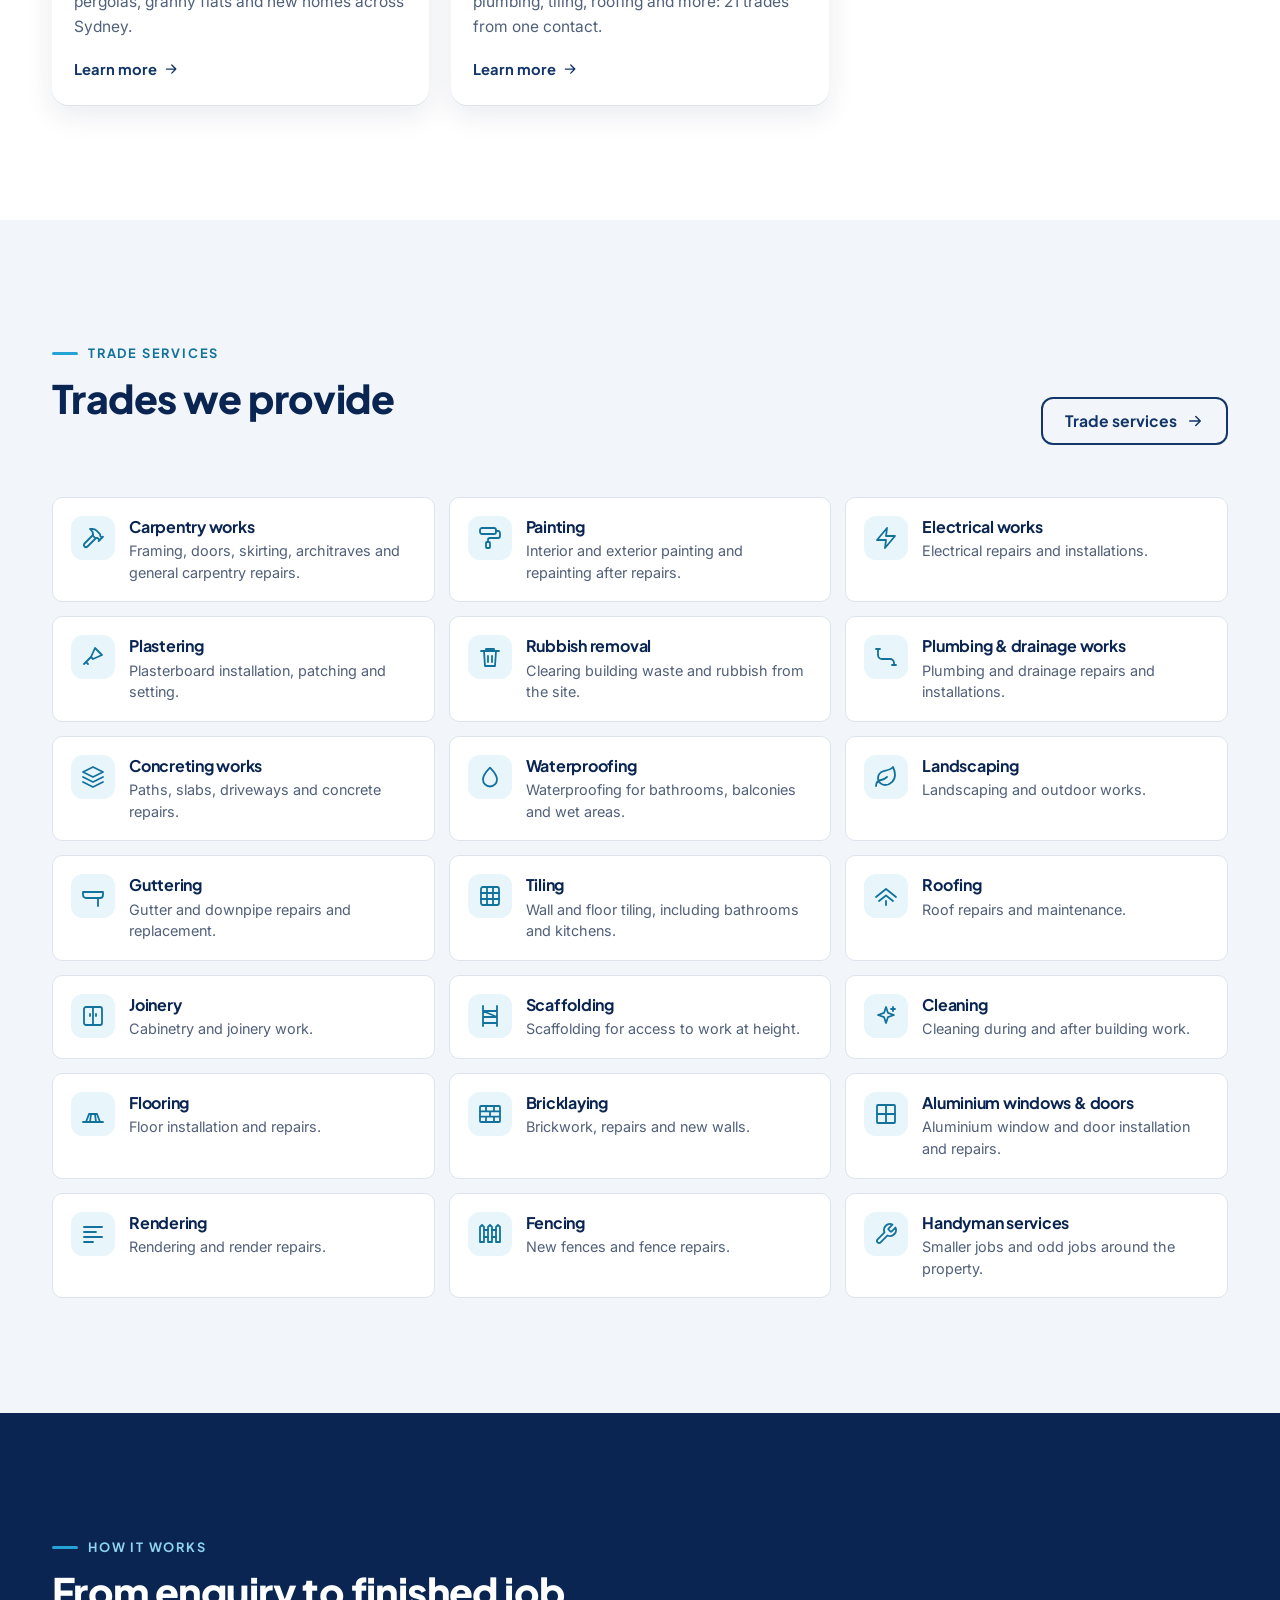
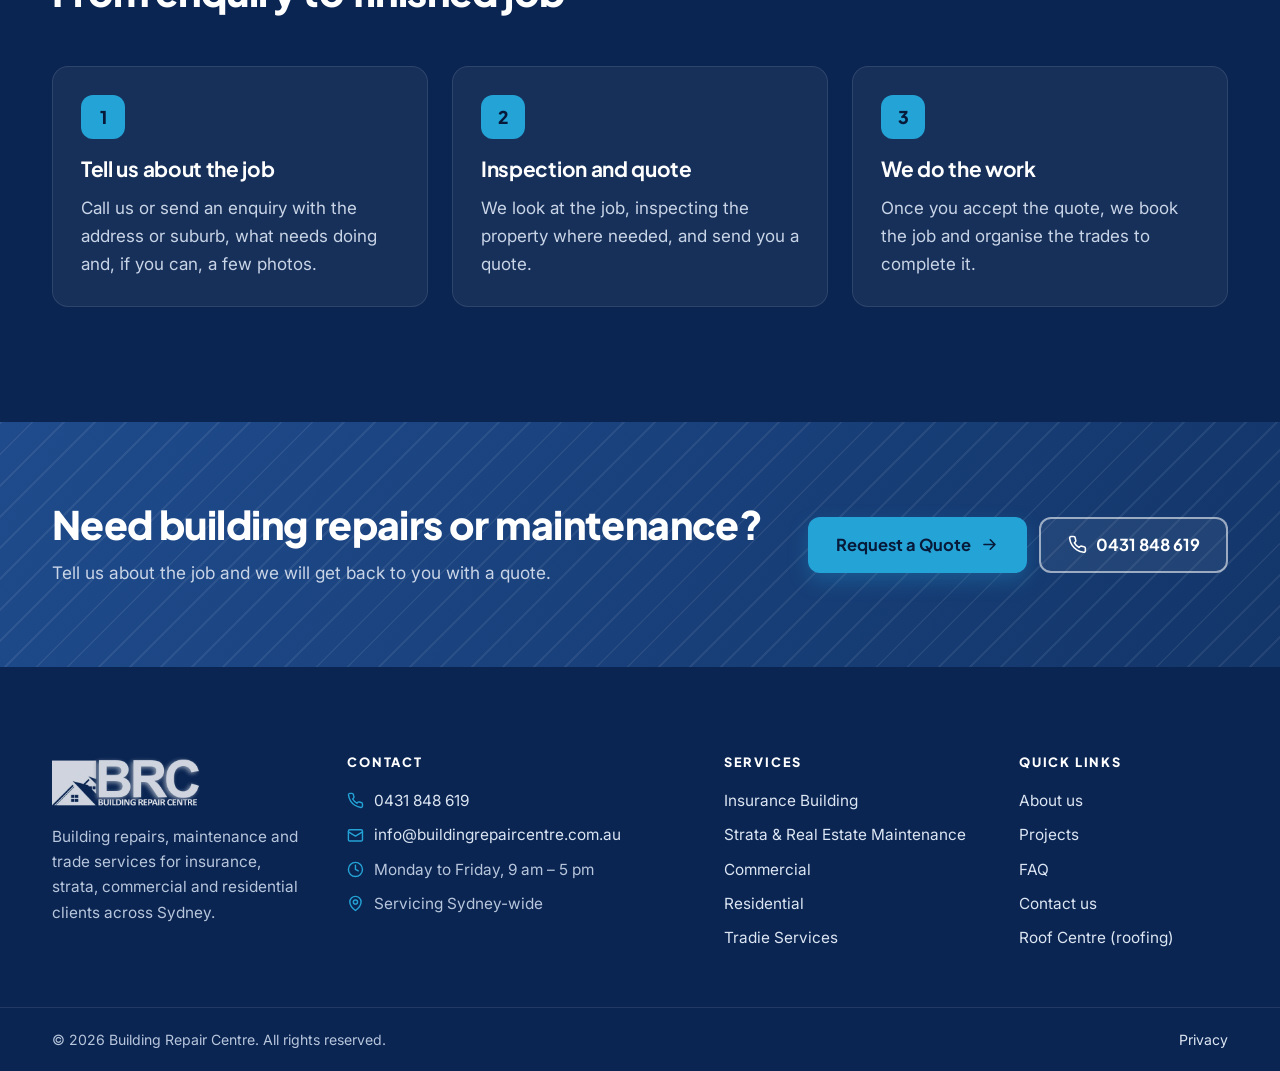
<file: services/index.html>
<!doctype html>
<html lang="en-AU">
<head>
<meta charset="utf-8">
<meta name="viewport" content="width=device-width, initial-scale=1">
<title>Building Services in Sydney | Building Repair Centre</title>
<meta name="description" content="Insurance building, strata and real estate maintenance, commercial, residential and trade services across Sydney. Request a quote or call 0431 848 619.">
<link rel="canonical" href="https://www.buildingrepaircentre.com.au/services/">
<meta property="og:type" content="website">
<meta property="og:site_name" content="Building Repair Centre">
<meta property="og:locale" content="en_AU">
<meta property="og:title" content="Building Services in Sydney | Building Repair Centre">
<meta property="og:description" content="Insurance building, strata and real estate maintenance, commercial, residential and trade services across Sydney. Request a quote or call 0431 848 619.">
<meta property="og:url" content="https://www.buildingrepaircentre.com.au/services/">
<meta property="og:image" content="https://www.buildingrepaircentre.com.au/assets/img/og-building-repair-centre.jpg">
<meta name="twitter:card" content="summary_large_image">
<meta name="theme-color" content="#0a2552">
<link rel="icon" href="/favicon.ico" sizes="any">
<link rel="icon" href="/favicon-32.png" type="image/png" sizes="32x32">
<link rel="apple-touch-icon" href="/apple-touch-icon.png">
<link rel="manifest" href="/site.webmanifest">
<link rel="preconnect" href="https://fonts.googleapis.com">
<link rel="preconnect" href="https://fonts.gstatic.com" crossorigin>
<link rel="stylesheet" href="https://fonts.googleapis.com/css2?family=Inter:wght@400;500;600&family=Plus+Jakarta+Sans:wght@600;700;800&display=swap">
<link rel="stylesheet" href="/assets/css/site.css?v=586dcebb08">
<script>document.documentElement.classList.add('js')</script>
<script src="/assets/js/site.js?v=586dcebb08" defer></script>
<script type="application/ld+json">{"@context": "https://schema.org", "@type": "BreadcrumbList", "itemListElement": [{"@type": "ListItem", "position": 1, "name": "Home", "item": "https://www.buildingrepaircentre.com.au/"}, {"@type": "ListItem", "position": 2, "name": "Services", "item": "https://www.buildingrepaircentre.com.au/services/"}]}</script>
</head>
<body>
<a class="skip-link" href="#main">Skip to content</a>
<div class="topbar">
  <div class="container topbar__inner">
    <span><svg class="icon" viewBox="0 0 24 24" aria-hidden="true" focusable="false"><circle cx="12" cy="12" r="10"/><path d="M12 6v6l4 2"/></svg> Monday to Friday, 9 am – 5 pm &nbsp;·&nbsp; Servicing Sydney-wide</span>
    <span class="topbar__links"><a href="mailto:info@buildingrepaircentre.com.au"><svg class="icon" viewBox="0 0 24 24" aria-hidden="true" focusable="false"><rect x="2" y="4" width="20" height="16" rx="2"/><path d="m22 7-10 6L2 7"/></svg> info@buildingrepaircentre.com.au</a><a href="tel:+61431848619"><svg class="icon" viewBox="0 0 24 24" aria-hidden="true" focusable="false"><path d="M22 16.92v3a2 2 0 0 1-2.18 2 19.79 19.79 0 0 1-8.63-3.07 19.5 19.5 0 0 1-6-6 19.79 19.79 0 0 1-3.07-8.67A2 2 0 0 1 4.11 2h3a2 2 0 0 1 2 1.72c.13.96.36 1.9.7 2.81a2 2 0 0 1-.45 2.11L8.09 9.91a16 16 0 0 0 6 6l1.27-1.27a2 2 0 0 1 2.11-.45c.91.34 1.85.57 2.81.7A2 2 0 0 1 22 16.92z"/></svg> 0431 848 619</a></span>
  </div>
</div>
<header class="site-header" data-header>
  <div class="container site-header__inner">
    <a class="brand" href="/" aria-label="Building Repair Centre home">
      <img src="/assets/img/logo.webp" width="466" height="156" alt="Building Repair Centre">
    </a>
    <nav class="nav" id="site-nav" aria-label="Main">
      <ul class="nav__list" role="list">
        <li><a href="/">Home</a></li>
        <li><a href="/about-us/">About</a></li>
        <li class="nav__has-sub is-active">
          <a href="/services/" aria-current="page">Services</a>
          <button class="nav__sub-toggle" type="button" aria-expanded="false" aria-controls="sub-services"><span class="visually-hidden">Show services</span><svg class="icon" viewBox="0 0 24 24" aria-hidden="true" focusable="false"><path d="m6 9 6 6 6-6"/></svg></button>
          <div class="nav__sub" id="sub-services">
            <ul role="list"><li><a href="/insurance-building/"><svg class="icon" viewBox="0 0 24 24" aria-hidden="true" focusable="false"><path d="M12 22s8-4 8-10V5l-8-3-8 3v7c0 6 8 10 8 10z"/><path d="m9 12 2 2 4-4"/></svg>Insurance Building</a></li><li><a href="/strata-real-estate-maintenance/"><svg class="icon" viewBox="0 0 24 24" aria-hidden="true" focusable="false"><rect x="4" y="2" width="16" height="20" rx="2"/><path d="M9 22v-4h6v4M8 6h.01M12 6h.01M16 6h.01M8 10h.01M12 10h.01M16 10h.01M8 14h.01M12 14h.01M16 14h.01"/></svg>Strata &amp; Real Estate Maintenance</a></li><li><a href="/commercial/"><svg class="icon" viewBox="0 0 24 24" aria-hidden="true" focusable="false"><rect x="2" y="7" width="20" height="14" rx="2"/><path d="M16 21V5a2 2 0 0 0-2-2h-4a2 2 0 0 0-2 2v16"/></svg>Commercial</a></li><li><a href="/residential/"><svg class="icon" viewBox="0 0 24 24" aria-hidden="true" focusable="false"><path d="m3 10 9-7 9 7v10a2 2 0 0 1-2 2H5a2 2 0 0 1-2-2z"/><path d="M9 22V12h6v10"/></svg>Residential</a></li><li><a href="/tradie-services/"><svg class="icon" viewBox="0 0 24 24" aria-hidden="true" focusable="false"><path d="M14.7 6.3a1 1 0 0 0 0 1.4l1.6 1.6a1 1 0 0 0 1.4 0l3.77-3.77a6 6 0 0 1-7.94 7.94l-6.91 6.91a2.12 2.12 0 0 1-3-3l6.91-6.91a6 6 0 0 1 7.94-7.94l-3.76 3.76z"/></svg>Tradie Services</a></li></ul>
          </div>
        </li>
        <li><a href="/projects/">Projects</a></li>
        <li><a href="/faq/">FAQ</a></li>
        <li><a href="/contact-us/">Contact</a></li>
      </ul>
      <div class="nav__mobile-cta">
        <a class="btn btn--accent btn--block" href="/contact-us/#quote"><svg class="icon" viewBox="0 0 24 24" aria-hidden="true" focusable="false"><path d="M14 2H6a2 2 0 0 0-2 2v16a2 2 0 0 0 2 2h12a2 2 0 0 0 2-2V8z"/><path d="M14 2v6h6M16 13H8M16 17H8M10 9H8"/></svg> Request a Quote</a>
        <a class="btn btn--ghost-light btn--block" href="tel:+61431848619"><svg class="icon" viewBox="0 0 24 24" aria-hidden="true" focusable="false"><path d="M22 16.92v3a2 2 0 0 1-2.18 2 19.79 19.79 0 0 1-8.63-3.07 19.5 19.5 0 0 1-6-6 19.79 19.79 0 0 1-3.07-8.67A2 2 0 0 1 4.11 2h3a2 2 0 0 1 2 1.72c.13.96.36 1.9.7 2.81a2 2 0 0 1-.45 2.11L8.09 9.91a16 16 0 0 0 6 6l1.27-1.27a2 2 0 0 1 2.11-.45c.91.34 1.85.57 2.81.7A2 2 0 0 1 22 16.92z"/></svg> Call 0431 848 619</a>
        <p>Monday to Friday, 9 am – 5 pm<br><a href="mailto:info@buildingrepaircentre.com.au">info@buildingrepaircentre.com.au</a></p>
      </div>
    </nav>
    <div class="header-cta">
      <a class="btn btn--outline header-cta__call" href="tel:+61431848619" aria-label="Call 0431 848 619"><svg class="icon" viewBox="0 0 24 24" aria-hidden="true" focusable="false"><path d="M22 16.92v3a2 2 0 0 1-2.18 2 19.79 19.79 0 0 1-8.63-3.07 19.5 19.5 0 0 1-6-6 19.79 19.79 0 0 1-3.07-8.67A2 2 0 0 1 4.11 2h3a2 2 0 0 1 2 1.72c.13.96.36 1.9.7 2.81a2 2 0 0 1-.45 2.11L8.09 9.91a16 16 0 0 0 6 6l1.27-1.27a2 2 0 0 1 2.11-.45c.91.34 1.85.57 2.81.7A2 2 0 0 1 22 16.92z"/></svg><span>0431 848 619</span></a>
      <a class="btn btn--accent header-cta__quote" href="/contact-us/#quote">Request a Quote</a>
      <button class="menu-toggle" type="button" aria-expanded="false" aria-controls="site-nav" data-menu-toggle>
        <svg class="icon icon--open" viewBox="0 0 24 24" aria-hidden="true" focusable="false"><path d="M4 6h16M4 12h16M4 18h16"/></svg><svg class="icon icon--close" viewBox="0 0 24 24" aria-hidden="true" focusable="false"><path d="M18 6 6 18M6 6l12 12"/></svg><span class="visually-hidden">Menu</span>
      </button>
    </div>
  </div>
</header>
<main id="main" tabindex="-1">
<section class="page-hero">
  <div class="container page-hero__grid">
    <div class="page-hero__content">
      <nav class="breadcrumbs" aria-label="Breadcrumb"><ol role="list"><li><a href="/">Home</a></li><li aria-current="page">Services</li></ol></nav>
      <h1>Our services</h1>
      <p class="page-hero__lead">Insurance building, strata and real estate maintenance, commercial and residential work, and 21 trade services across Sydney.</p>
      <div class="hero__actions">
        <a class="btn btn--accent btn--lg" href="/contact-us/#quote">Request a Quote <svg class="icon" viewBox="0 0 24 24" aria-hidden="true" focusable="false"><path d="M5 12h14M13 6l6 6-6 6"/></svg></a>
        <a class="btn btn--ghost-light btn--lg" href="tel:+61431848619"><svg class="icon" viewBox="0 0 24 24" aria-hidden="true" focusable="false"><path d="M22 16.92v3a2 2 0 0 1-2.18 2 19.79 19.79 0 0 1-8.63-3.07 19.5 19.5 0 0 1-6-6 19.79 19.79 0 0 1-3.07-8.67A2 2 0 0 1 4.11 2h3a2 2 0 0 1 2 1.72c.13.96.36 1.9.7 2.81a2 2 0 0 1-.45 2.11L8.09 9.91a16 16 0 0 0 6 6l1.27-1.27a2 2 0 0 1 2.11-.45c.91.34 1.85.57 2.81.7A2 2 0 0 1 22 16.92z"/></svg> Call 0431 848 619</a>
      </div>
    </div>
    <div class="page-hero__photo"><img src="/assets/img/camperdown-1-800.webp" srcset="/assets/img/camperdown-1-480.webp 480w, /assets/img/camperdown-1-800.webp 800w, /assets/img/camperdown-1-1200.webp 1200w" sizes="(min-width: 900px) 500px, min(560px, 92vw)" width="800" height="333" alt="Camperdown fit-out: tradespeople installing plasterboard walls" loading="eager" decoding="async" fetchpriority="high"></div>
  </div>
</section>
<section class="section">
  <div class="container">
    <ul class="sector-grid sector-grid--5" role="list"><li class="sector reveal">
  <a href="/insurance-building/">
    <div class="sector__img"><img src="/assets/img/storm-tree-roof-800.webp" srcset="/assets/img/storm-tree-roof-480.webp 480w, /assets/img/storm-tree-roof-800.webp 800w, /assets/img/storm-tree-roof-1200.webp 1200w, /assets/img/storm-tree-roof-1276.webp 1276w" sizes="(min-width: 1100px) 300px, (min-width: 560px) 50vw, 100vw" width="800" height="599" alt="Tree fallen across the tiled roof of a two-storey house" loading="lazy" decoding="async"></div>
    <span class="sector__badge"><svg class="icon" viewBox="0 0 24 24" aria-hidden="true" focusable="false"><path d="M12 22s8-4 8-10V5l-8-3-8 3v7c0 6 8 10 8 10z"/><path d="m9 12 2 2 4-4"/></svg></span>
    <div class="sector__body">
      <h3>Insurance Building</h3>
      <p>Make-safe work and building repairs for properties damaged by storms, fallen trees, water, fire or impact.</p>
      <span class="sector__more">Learn more <svg class="icon" viewBox="0 0 24 24" aria-hidden="true" focusable="false"><path d="M5 12h14M13 6l6 6-6 6"/></svg></span>
    </div>
  </a>
</li><li class="sector reveal">
  <a href="/strata-real-estate-maintenance/">
    <div class="sector__img"><img src="/assets/img/redfern-apartments-800.webp" srcset="/assets/img/redfern-apartments-480.webp 480w, /assets/img/redfern-apartments-800.webp 800w, /assets/img/redfern-apartments-1200.webp 1200w, /assets/img/redfern-apartments-1600.webp 1600w" sizes="(min-width: 1100px) 300px, (min-width: 560px) 50vw, 100vw" width="800" height="600" alt="Multi-storey apartment building in Redfern" loading="lazy" decoding="async"></div>
    <span class="sector__badge"><svg class="icon" viewBox="0 0 24 24" aria-hidden="true" focusable="false"><rect x="4" y="2" width="16" height="20" rx="2"/><path d="M9 22v-4h6v4M8 6h.01M12 6h.01M16 6h.01M8 10h.01M12 10h.01M16 10h.01M8 14h.01M12 14h.01M16 14h.01"/></svg></span>
    <div class="sector__body">
      <h3>Strata &amp; Real Estate Maintenance</h3>
      <p>Repairs and maintenance for strata managers, real estate agencies, landlords and owners corporations.</p>
      <span class="sector__more">Learn more <svg class="icon" viewBox="0 0 24 24" aria-hidden="true" focusable="false"><path d="M5 12h14M13 6l6 6-6 6"/></svg></span>
    </div>
  </a>
</li><li class="sector reveal">
  <a href="/commercial/">
    <div class="sector__img"><img src="/assets/img/cafe-fitout-800.webp" srcset="/assets/img/cafe-fitout-480.webp 480w, /assets/img/cafe-fitout-800.webp 800w, /assets/img/cafe-fitout-1200.webp 1200w, /assets/img/cafe-fitout-1600.webp 1600w" sizes="(min-width: 1100px) 300px, (min-width: 560px) 50vw, 100vw" width="800" height="533" alt="Completed café fit-out with timber-clad counter, display cabinet and pendant lights" loading="lazy" decoding="async"></div>
    <span class="sector__badge"><svg class="icon" viewBox="0 0 24 24" aria-hidden="true" focusable="false"><rect x="2" y="7" width="20" height="14" rx="2"/><path d="M16 21V5a2 2 0 0 0-2-2h-4a2 2 0 0 0-2 2v16"/></svg></span>
    <div class="sector__body">
      <h3>Commercial</h3>
      <p>Fit-outs, refurbishments and building maintenance for shops, offices, colleges and other commercial sites.</p>
      <span class="sector__more">Learn more <svg class="icon" viewBox="0 0 24 24" aria-hidden="true" focusable="false"><path d="M5 12h14M13 6l6 6-6 6"/></svg></span>
    </div>
  </a>
</li><li class="sector reveal">
  <a href="/residential/">
    <div class="sector__img"><img src="/assets/img/deck-pergola-cn-800.webp" srcset="/assets/img/deck-pergola-cn-480.webp 480w, /assets/img/deck-pergola-cn-800.webp 800w, /assets/img/deck-pergola-cn-1200.webp 1200w, /assets/img/deck-pergola-cn-1600.webp 1600w" sizes="(min-width: 1100px) 300px, (min-width: 560px) 50vw, 100vw" width="800" height="600" alt="Chipping Norton: new timber deck and pergola framing at the back of a brick home" loading="lazy" decoding="async"></div>
    <span class="sector__badge"><svg class="icon" viewBox="0 0 24 24" aria-hidden="true" focusable="false"><path d="m3 10 9-7 9 7v10a2 2 0 0 1-2 2H5a2 2 0 0 1-2-2z"/><path d="M9 22V12h6v10"/></svg></span>
    <div class="sector__body">
      <h3>Residential</h3>
      <p>Repairs, renovations, extensions, decks, pergolas, granny flats and new homes across Sydney.</p>
      <span class="sector__more">Learn more <svg class="icon" viewBox="0 0 24 24" aria-hidden="true" focusable="false"><path d="M5 12h14M13 6l6 6-6 6"/></svg></span>
    </div>
  </a>
</li><li class="sector reveal">
  <a href="/tradie-services/">
    <div class="sector__img"><img src="/assets/img/plastered-room-800.webp" srcset="/assets/img/plastered-room-480.webp 480w, /assets/img/plastered-room-800.webp 800w, /assets/img/plastered-room-1200.webp 1200w" sizes="(min-width: 1100px) 300px, (min-width: 560px) 50vw, 100vw" width="800" height="333" alt="Room with new plasterboard walls set and ready for painting" loading="lazy" decoding="async"></div>
    <span class="sector__badge"><svg class="icon" viewBox="0 0 24 24" aria-hidden="true" focusable="false"><path d="M14.7 6.3a1 1 0 0 0 0 1.4l1.6 1.6a1 1 0 0 0 1.4 0l3.77-3.77a6 6 0 0 1-7.94 7.94l-6.91 6.91a2.12 2.12 0 0 1-3-3l6.91-6.91a6 6 0 0 1 7.94-7.94l-3.76 3.76z"/></svg></span>
    <div class="sector__body">
      <h3>Tradie Services</h3>
      <p>Carpentry, painting, electrical, plastering, plumbing, tiling, roofing and more: 21 trades from one contact.</p>
      <span class="sector__more">Learn more <svg class="icon" viewBox="0 0 24 24" aria-hidden="true" focusable="false"><path d="M5 12h14M13 6l6 6-6 6"/></svg></span>
    </div>
  </a>
</li></ul>
  </div>
</section>
<section class="section section--tint">
  <div class="container">
    <div class="section-head section-head--row reveal">
      <div>
        <p class="eyebrow">Trade services</p>
        <h2>Trades we provide</h2>
      </div>
      <a class="btn btn--outline" href="/tradie-services/">Trade services <svg class="icon" viewBox="0 0 24 24" aria-hidden="true" focusable="false"><path d="M5 12h14M13 6l6 6-6 6"/></svg></a>
    </div>
    <ul class="trades trades--full" role="list"><li class="trade reveal"><svg class="icon" viewBox="0 0 24 24" aria-hidden="true" focusable="false"><path d="m15 12-8.5 8.5a2.12 2.12 0 0 1-3-3L12 9"/><path d="M17.64 15 22 10.64"/><path d="m20.91 11.7-1.25-1.25a1.5 1.5 0 0 1-.44-1.06v-.62a1 1 0 0 0-.29-.7L15.6 4.73A6 6 0 0 0 11.36 3H9l.92.82A6.18 6.18 0 0 1 12 8.4v1.56l2 2h2.47l2.26 1.91"/></svg><div><h3>Carpentry works</h3><p>Framing, doors, skirting, architraves and general carpentry repairs.</p></div></li><li class="trade reveal"><svg class="icon" viewBox="0 0 24 24" aria-hidden="true" focusable="false"><rect x="2" y="2" width="16" height="6" rx="2"/><path d="M10 16v-2a2 2 0 0 1 2-2h8a2 2 0 0 0 2-2V7a2 2 0 0 0-2-2h-2"/><rect x="8" y="16" width="4" height="6" rx="1"/></svg><div><h3>Painting</h3><p>Interior and exterior painting and repainting after repairs.</p></div></li><li class="trade reveal"><svg class="icon" viewBox="0 0 24 24" aria-hidden="true" focusable="false"><path d="M13 2 3 14h9l-1 8 10-12h-9l1-8z"/></svg><div><h3>Electrical works</h3><p>Electrical repairs and installations.</p></div></li><li class="trade reveal"><svg class="icon" viewBox="0 0 24 24" aria-hidden="true" focusable="false"><path d="m14 3 7 7-9 4-2-2z"/><path d="m10 12-7 7M5 17l2 2"/></svg><div><h3>Plastering</h3><p>Plasterboard installation, patching and setting.</p></div></li><li class="trade reveal"><svg class="icon" viewBox="0 0 24 24" aria-hidden="true" focusable="false"><path d="M3 6h18M8 6V4h8v2M6 6l1 15h10l1-15"/><path d="M10 11v6M14 11v6"/></svg><div><h3>Rubbish removal</h3><p>Clearing building waste and rubbish from the site.</p></div></li><li class="trade reveal"><svg class="icon" viewBox="0 0 24 24" aria-hidden="true" focusable="false"><path d="M4 4v6a4 4 0 0 0 4 4h8a4 4 0 0 1 4 4v2"/><path d="M2 4h4M18 20h4"/></svg><div><h3>Plumbing &amp; drainage works</h3><p>Plumbing and drainage repairs and installations.</p></div></li><li class="trade reveal"><svg class="icon" viewBox="0 0 24 24" aria-hidden="true" focusable="false"><path d="m12 2 10 5-10 5L2 7z"/><path d="m2 17 10 5 10-5M2 12l10 5 10-5"/></svg><div><h3>Concreting works</h3><p>Paths, slabs, driveways and concrete repairs.</p></div></li><li class="trade reveal"><svg class="icon" viewBox="0 0 24 24" aria-hidden="true" focusable="false"><path d="M12 2.7s7 7.1 7 11.8a7 7 0 0 1-14 0C5 9.8 12 2.7 12 2.7z"/></svg><div><h3>Waterproofing</h3><p>Waterproofing for bathrooms, balconies and wet areas.</p></div></li><li class="trade reveal"><svg class="icon" viewBox="0 0 24 24" aria-hidden="true" focusable="false"><path d="M11 20A7 7 0 0 1 9.8 6.1C15.5 5 17 4.48 19 2c1 2 2 4.18 2 8 0 5.5-4.78 10-10 10Z"/><path d="M2 21c0-3 1.85-5.36 5.08-6C9.5 14.52 12 13 13 12"/></svg><div><h3>Landscaping</h3><p>Landscaping and outdoor works.</p></div></li><li class="trade reveal"><svg class="icon" viewBox="0 0 24 24" aria-hidden="true" focusable="false"><path d="M2 8h20v3a3 3 0 0 1-3 3H5a3 3 0 0 1-3-3z"/><path d="M17 14v8"/></svg><div><h3>Guttering</h3><p>Gutter and downpipe repairs and replacement.</p></div></li><li class="trade reveal"><svg class="icon" viewBox="0 0 24 24" aria-hidden="true" focusable="false"><rect x="3" y="3" width="18" height="18" rx="2"/><path d="M3 9h18M3 15h18M9 3v18M15 3v18"/></svg><div><h3>Tiling</h3><p>Wall and floor tiling, including bathrooms and kitchens.</p></div></li><li class="trade reveal"><svg class="icon" viewBox="0 0 24 24" aria-hidden="true" focusable="false"><path d="m2 13 10-8 10 8"/><path d="m5 17 7-5.5 7 5.5"/><path d="M12 21v-4"/></svg><div><h3>Roofing</h3><p>Roof repairs and maintenance.</p></div></li><li class="trade reveal"><svg class="icon" viewBox="0 0 24 24" aria-hidden="true" focusable="false"><rect x="3" y="3" width="18" height="18" rx="2"/><path d="M12 3v18M9 10v2M15 10v2"/></svg><div><h3>Joinery</h3><p>Cabinetry and joinery work.</p></div></li><li class="trade reveal"><svg class="icon" viewBox="0 0 24 24" aria-hidden="true" focusable="false"><path d="M5 2v20M19 2v20M5 7h14M5 13h14M5 19h14M5 7l14 6"/></svg><div><h3>Scaffolding</h3><p>Scaffolding for access to work at height.</p></div></li><li class="trade reveal"><svg class="icon" viewBox="0 0 24 24" aria-hidden="true" focusable="false"><path d="m12 3 1.9 5.8L20 11l-6.1 2.2L12 19l-1.9-5.8L4 11l6.1-2.2z"/><path d="M19 3v4M17 5h4"/></svg><div><h3>Cleaning</h3><p>Cleaning during and after building work.</p></div></li><li class="trade reveal"><svg class="icon" viewBox="0 0 24 24" aria-hidden="true" focusable="false"><path d="M2 20h20"/><path d="m5 20 3-8h8l3 8"/><path d="m10 12-1 8M14 12l1 8"/></svg><div><h3>Flooring</h3><p>Floor installation and repairs.</p></div></li><li class="trade reveal"><svg class="icon" viewBox="0 0 24 24" aria-hidden="true" focusable="false"><rect x="2" y="4" width="20" height="16" rx="1"/><path d="M2 9.3h20M2 14.6h20M8 4v5.3M16 4v5.3M12 9.3v5.3M8 14.6V20M16 14.6V20"/></svg><div><h3>Bricklaying</h3><p>Brickwork, repairs and new walls.</p></div></li><li class="trade reveal"><svg class="icon" viewBox="0 0 24 24" aria-hidden="true" focusable="false"><rect x="3" y="3" width="18" height="18" rx="1"/><path d="M12 3v18M3 12h18"/></svg><div><h3>Aluminium windows &amp; doors</h3><p>Aluminium window and door installation and repairs.</p></div></li><li class="trade reveal"><svg class="icon" viewBox="0 0 24 24" aria-hidden="true" focusable="false"><path d="M3 5h18M3 10h12M3 15h18M3 20h9"/></svg><div><h3>Rendering</h3><p>Rendering and render repairs.</p></div></li><li class="trade reveal"><svg class="icon" viewBox="0 0 24 24" aria-hidden="true" focusable="false"><path d="M4 3 2 5v15h4V5zM12 3l-2 2v15h4V5zM20 3l-2 2v15h4V5z"/><path d="M6 8h4M14 8h4M6 15h4M14 15h4"/></svg><div><h3>Fencing</h3><p>New fences and fence repairs.</p></div></li><li class="trade reveal"><svg class="icon" viewBox="0 0 24 24" aria-hidden="true" focusable="false"><path d="M14.7 6.3a1 1 0 0 0 0 1.4l1.6 1.6a1 1 0 0 0 1.4 0l3.77-3.77a6 6 0 0 1-7.94 7.94l-6.91 6.91a2.12 2.12 0 0 1-3-3l6.91-6.91a6 6 0 0 1 7.94-7.94l-3.76 3.76z"/></svg><div><h3>Handyman services</h3><p>Smaller jobs and odd jobs around the property.</p></div></li></ul>
  </div>
</section>
<section class="section section--dark">
  <div class="container">
    <div class="section-head section-head--light reveal">
      <p class="eyebrow eyebrow--light">How it works</p>
      <h2>From enquiry to finished job</h2>
    </div>
    <ol class="steps__list" role="list">
      <li class="reveal"><span class="steps__num">1</span><h3>Tell us about the job</h3><p>Call us or send an enquiry with the address or suburb, what needs doing and, if you can, a few photos.</p></li>
      <li class="reveal"><span class="steps__num">2</span><h3>Inspection and quote</h3><p>We look at the job, inspecting the property where needed, and send you a quote.</p></li>
      <li class="reveal"><span class="steps__num">3</span><h3>We do the work</h3><p>Once you accept the quote, we book the job and organise the trades to complete it.</p></li>
    </ol>
  </div>
</section>
</main>
<section class="cta-band" aria-labelledby="cta-band-title">
  <div class="container cta-band__inner">
    <div>
      <h2 id="cta-band-title">Need building repairs or maintenance?</h2>
      <p>Tell us about the job and we will get back to you with a quote.</p>
    </div>
    <div class="cta-band__actions">
      <a class="btn btn--accent btn--lg" href="/contact-us/#quote">Request a Quote <svg class="icon" viewBox="0 0 24 24" aria-hidden="true" focusable="false"><path d="M5 12h14M13 6l6 6-6 6"/></svg></a>
      <a class="btn btn--ghost-light btn--lg" href="tel:+61431848619"><svg class="icon" viewBox="0 0 24 24" aria-hidden="true" focusable="false"><path d="M22 16.92v3a2 2 0 0 1-2.18 2 19.79 19.79 0 0 1-8.63-3.07 19.5 19.5 0 0 1-6-6 19.79 19.79 0 0 1-3.07-8.67A2 2 0 0 1 4.11 2h3a2 2 0 0 1 2 1.72c.13.96.36 1.9.7 2.81a2 2 0 0 1-.45 2.11L8.09 9.91a16 16 0 0 0 6 6l1.27-1.27a2 2 0 0 1 2.11-.45c.91.34 1.85.57 2.81.7A2 2 0 0 1 22 16.92z"/></svg> 0431 848 619</a>
    </div>
  </div>
</section>
<footer class="site-footer">
  <div class="container site-footer__grid">
    <div class="site-footer__brand">
      <img src="/assets/img/logo-white.webp" width="466" height="156" alt="Building Repair Centre" loading="lazy">
      <p>Building repairs, maintenance and trade services for insurance, strata, commercial and residential clients across Sydney.</p>
    </div>
    <div>
      <h2 class="site-footer__title">Contact</h2>
      <ul class="site-footer__contact" role="list">
        <li><svg class="icon" viewBox="0 0 24 24" aria-hidden="true" focusable="false"><path d="M22 16.92v3a2 2 0 0 1-2.18 2 19.79 19.79 0 0 1-8.63-3.07 19.5 19.5 0 0 1-6-6 19.79 19.79 0 0 1-3.07-8.67A2 2 0 0 1 4.11 2h3a2 2 0 0 1 2 1.72c.13.96.36 1.9.7 2.81a2 2 0 0 1-.45 2.11L8.09 9.91a16 16 0 0 0 6 6l1.27-1.27a2 2 0 0 1 2.11-.45c.91.34 1.85.57 2.81.7A2 2 0 0 1 22 16.92z"/></svg><a href="tel:+61431848619">0431 848 619</a></li>
        <li><svg class="icon" viewBox="0 0 24 24" aria-hidden="true" focusable="false"><rect x="2" y="4" width="20" height="16" rx="2"/><path d="m22 7-10 6L2 7"/></svg><a href="mailto:info@buildingrepaircentre.com.au">info@buildingrepaircentre.com.au</a></li>
        <li><svg class="icon" viewBox="0 0 24 24" aria-hidden="true" focusable="false"><circle cx="12" cy="12" r="10"/><path d="M12 6v6l4 2"/></svg><span>Monday to Friday, 9 am – 5 pm</span></li>
        <li><svg class="icon" viewBox="0 0 24 24" aria-hidden="true" focusable="false"><path d="M20 10c0 6-8 12-8 12s-8-6-8-12a8 8 0 0 1 16 0Z"/><circle cx="12" cy="10" r="3"/></svg><span>Servicing Sydney-wide</span></li>
      </ul>
    </div>
    <div>
      <h2 class="site-footer__title">Services</h2>
      <ul role="list"><li><a href="/insurance-building/">Insurance Building</a></li><li><a href="/strata-real-estate-maintenance/">Strata &amp; Real Estate Maintenance</a></li><li><a href="/commercial/">Commercial</a></li><li><a href="/residential/">Residential</a></li><li><a href="/tradie-services/">Tradie Services</a></li></ul>
    </div>
    <div>
      <h2 class="site-footer__title">Quick links</h2>
      <ul role="list">
        <li><a href="/about-us/">About us</a></li>
        <li><a href="/projects/">Projects</a></li>
        <li><a href="/faq/">FAQ</a></li>
        <li><a href="/contact-us/">Contact us</a></li>
        <li><a href="https://www.roofcentre.com.au/" rel="noopener">Roof Centre (roofing)</a></li>
      </ul>
    </div>
  </div>
  <div class="site-footer__base">
    <div class="container">
      <p>&copy; 2026 Building Repair Centre. All rights reserved.</p>
      <p><a href="/privacy/">Privacy</a></p>
    </div>
  </div>
</footer>
<div class="mobile-bar" aria-label="Quick contact">
  <a class="mobile-bar__call" href="tel:+61431848619"><svg class="icon" viewBox="0 0 24 24" aria-hidden="true" focusable="false"><path d="M22 16.92v3a2 2 0 0 1-2.18 2 19.79 19.79 0 0 1-8.63-3.07 19.5 19.5 0 0 1-6-6 19.79 19.79 0 0 1-3.07-8.67A2 2 0 0 1 4.11 2h3a2 2 0 0 1 2 1.72c.13.96.36 1.9.7 2.81a2 2 0 0 1-.45 2.11L8.09 9.91a16 16 0 0 0 6 6l1.27-1.27a2 2 0 0 1 2.11-.45c.91.34 1.85.57 2.81.7A2 2 0 0 1 22 16.92z"/></svg> Call</a>
  <a class="mobile-bar__quote" href="/contact-us/#quote"><svg class="icon" viewBox="0 0 24 24" aria-hidden="true" focusable="false"><path d="M14 2H6a2 2 0 0 0-2 2v16a2 2 0 0 0 2 2h12a2 2 0 0 0 2-2V8z"/><path d="M14 2v6h6M16 13H8M16 17H8M10 9H8"/></svg> Request a Quote</a>
</div>
<dialog class="lightbox" data-lightbox aria-label="Photo viewer">
  <figure>
    <img alt="" data-lightbox-img>
    <figcaption data-lightbox-caption></figcaption>
  </figure>
  <button class="lightbox__btn lightbox__close" type="button" data-lightbox-close aria-label="Close"><svg class="icon" viewBox="0 0 24 24" aria-hidden="true" focusable="false"><path d="M18 6 6 18M6 6l12 12"/></svg></button>
  <button class="lightbox__btn lightbox__prev" type="button" data-lightbox-prev aria-label="Previous photo"><svg class="icon" viewBox="0 0 24 24" aria-hidden="true" focusable="false"><path d="M5 12h14M13 6l6 6-6 6"/></svg></button>
  <button class="lightbox__btn lightbox__next" type="button" data-lightbox-next aria-label="Next photo"><svg class="icon" viewBox="0 0 24 24" aria-hidden="true" focusable="false"><path d="M5 12h14M13 6l6 6-6 6"/></svg></button>
</dialog>
</body>
</html>
</file>
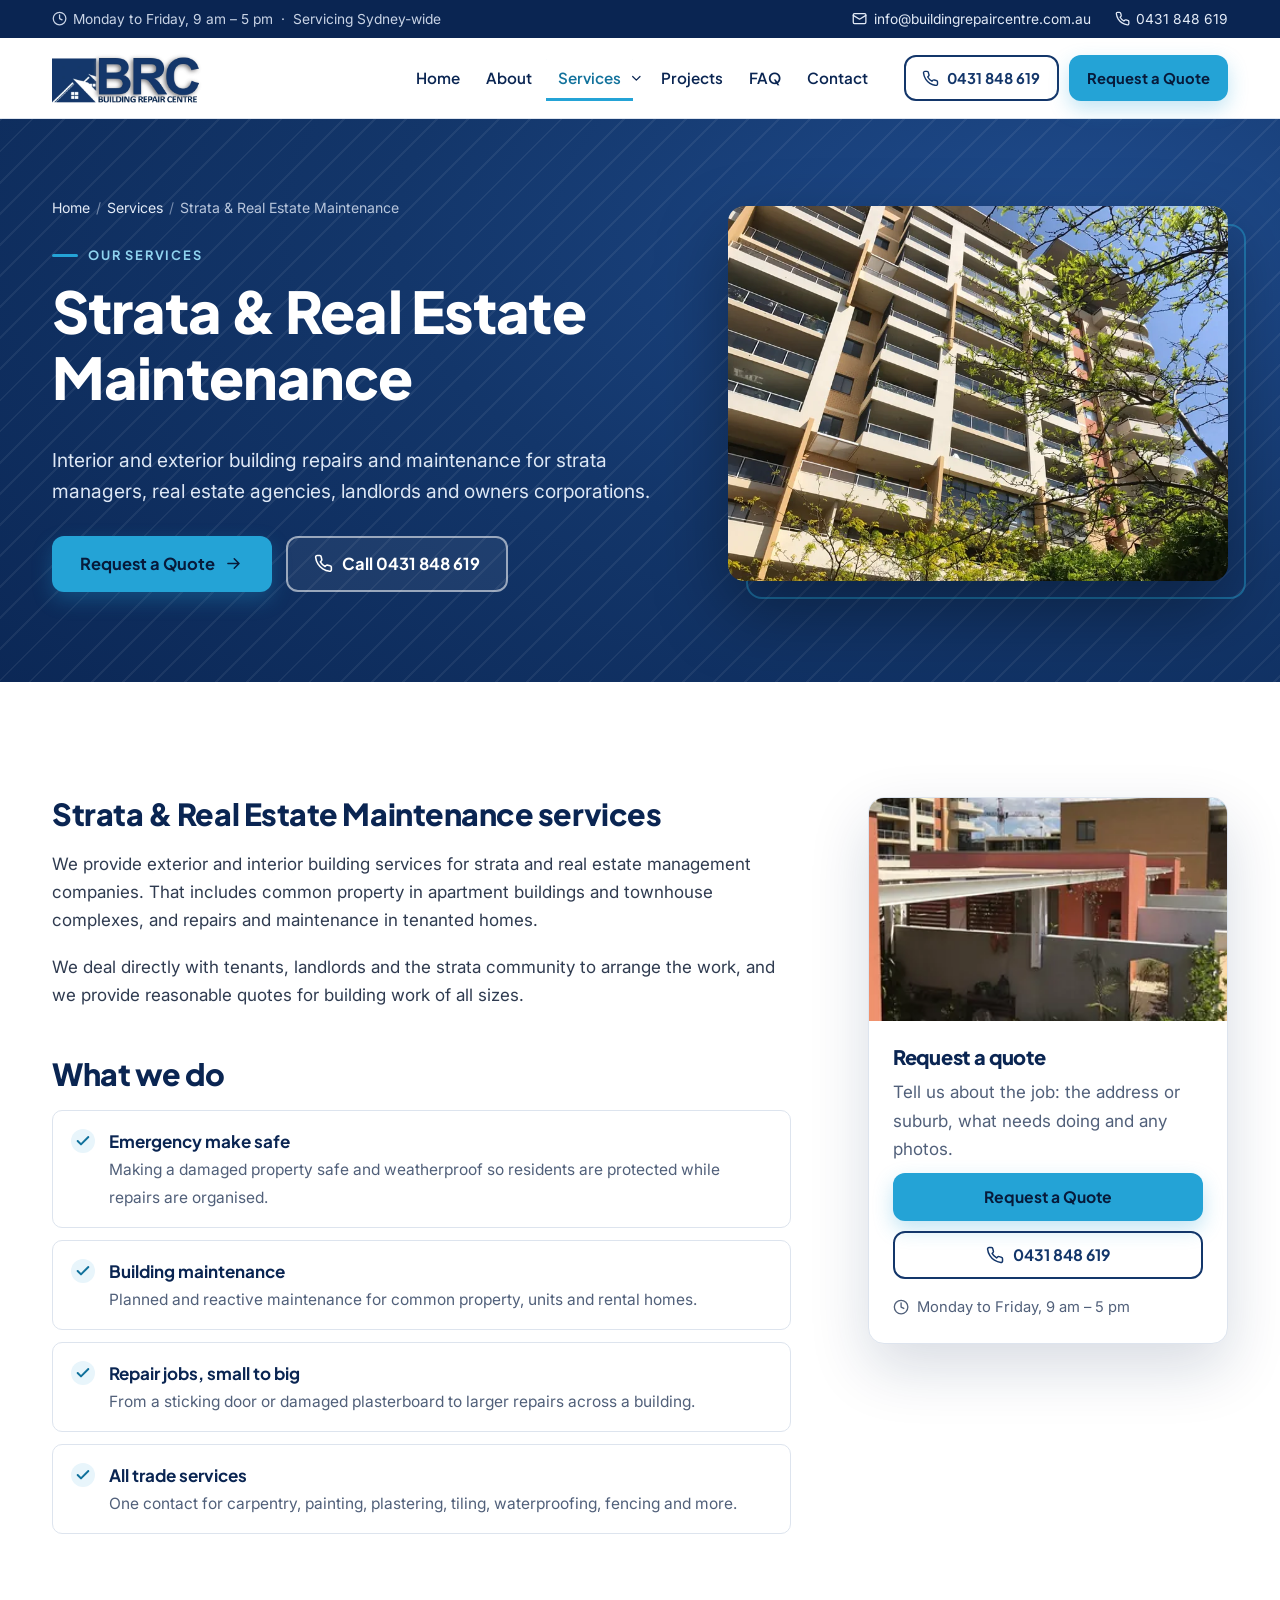
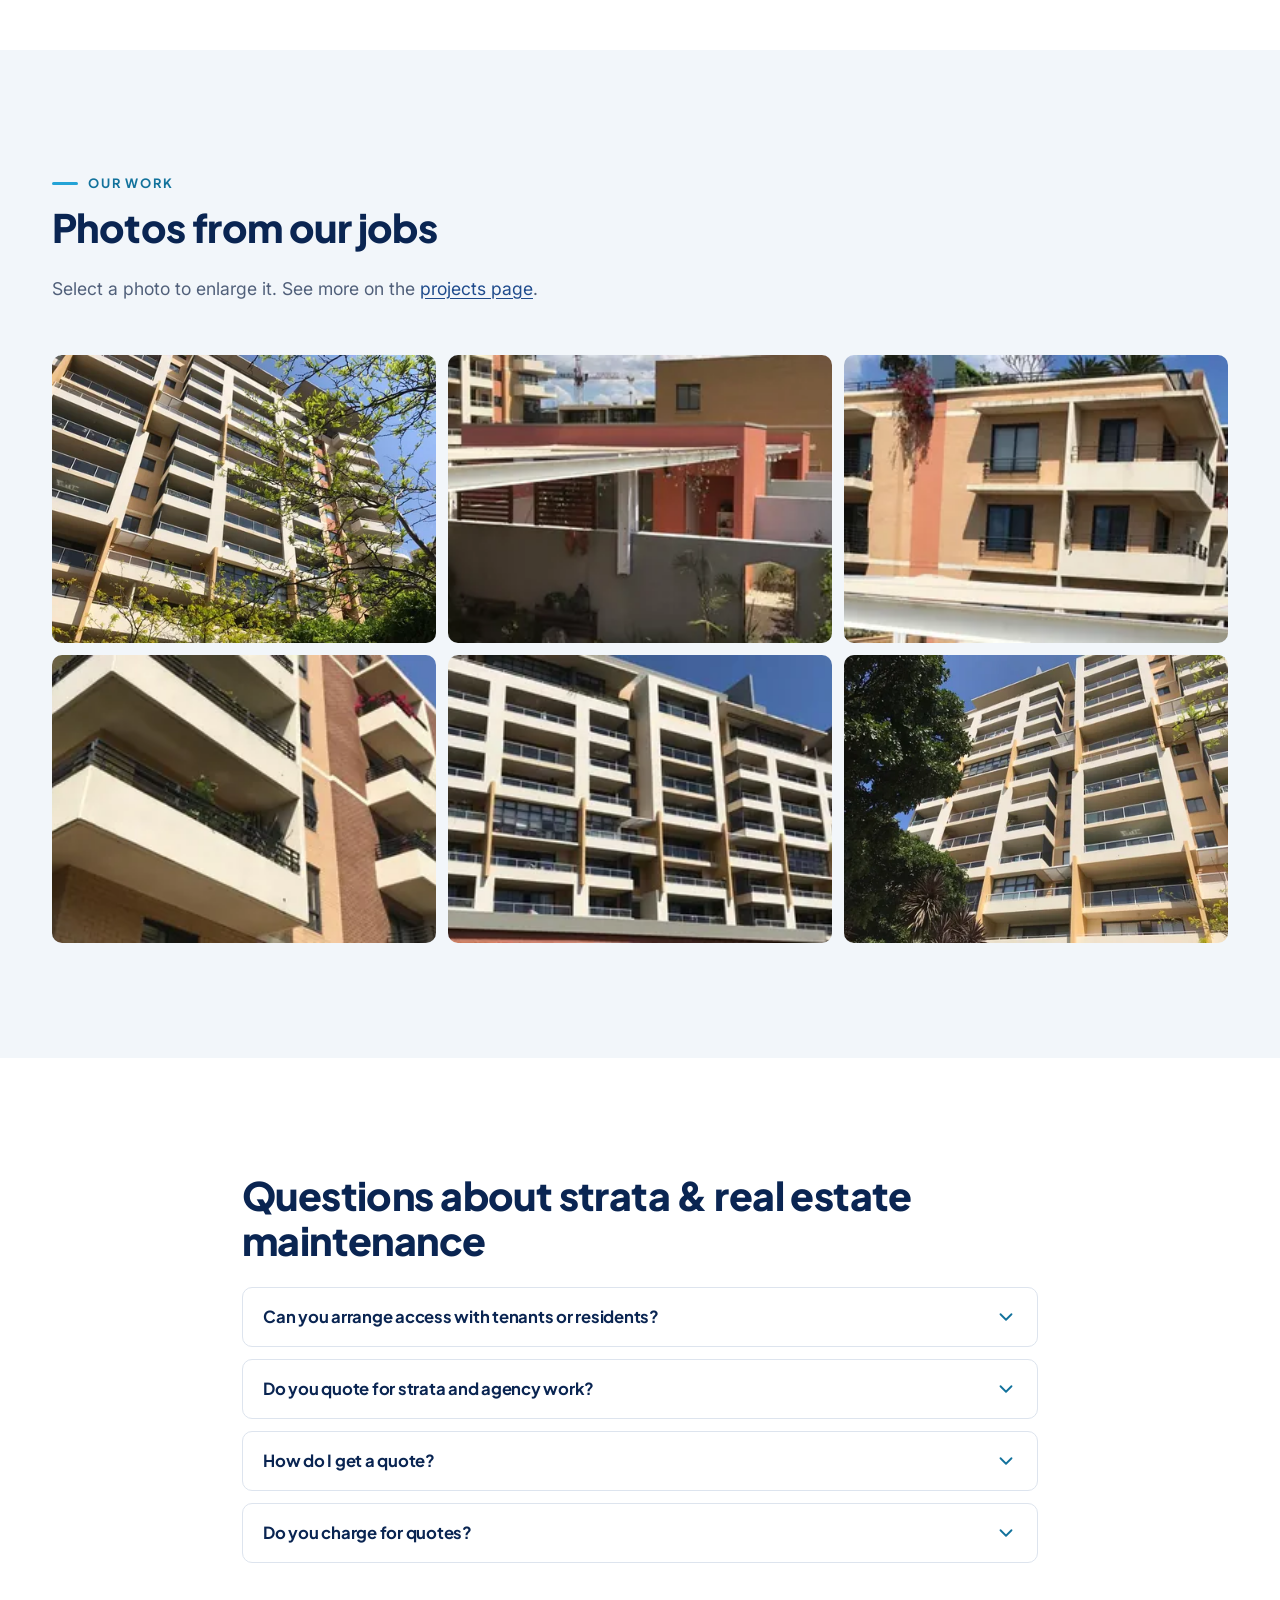
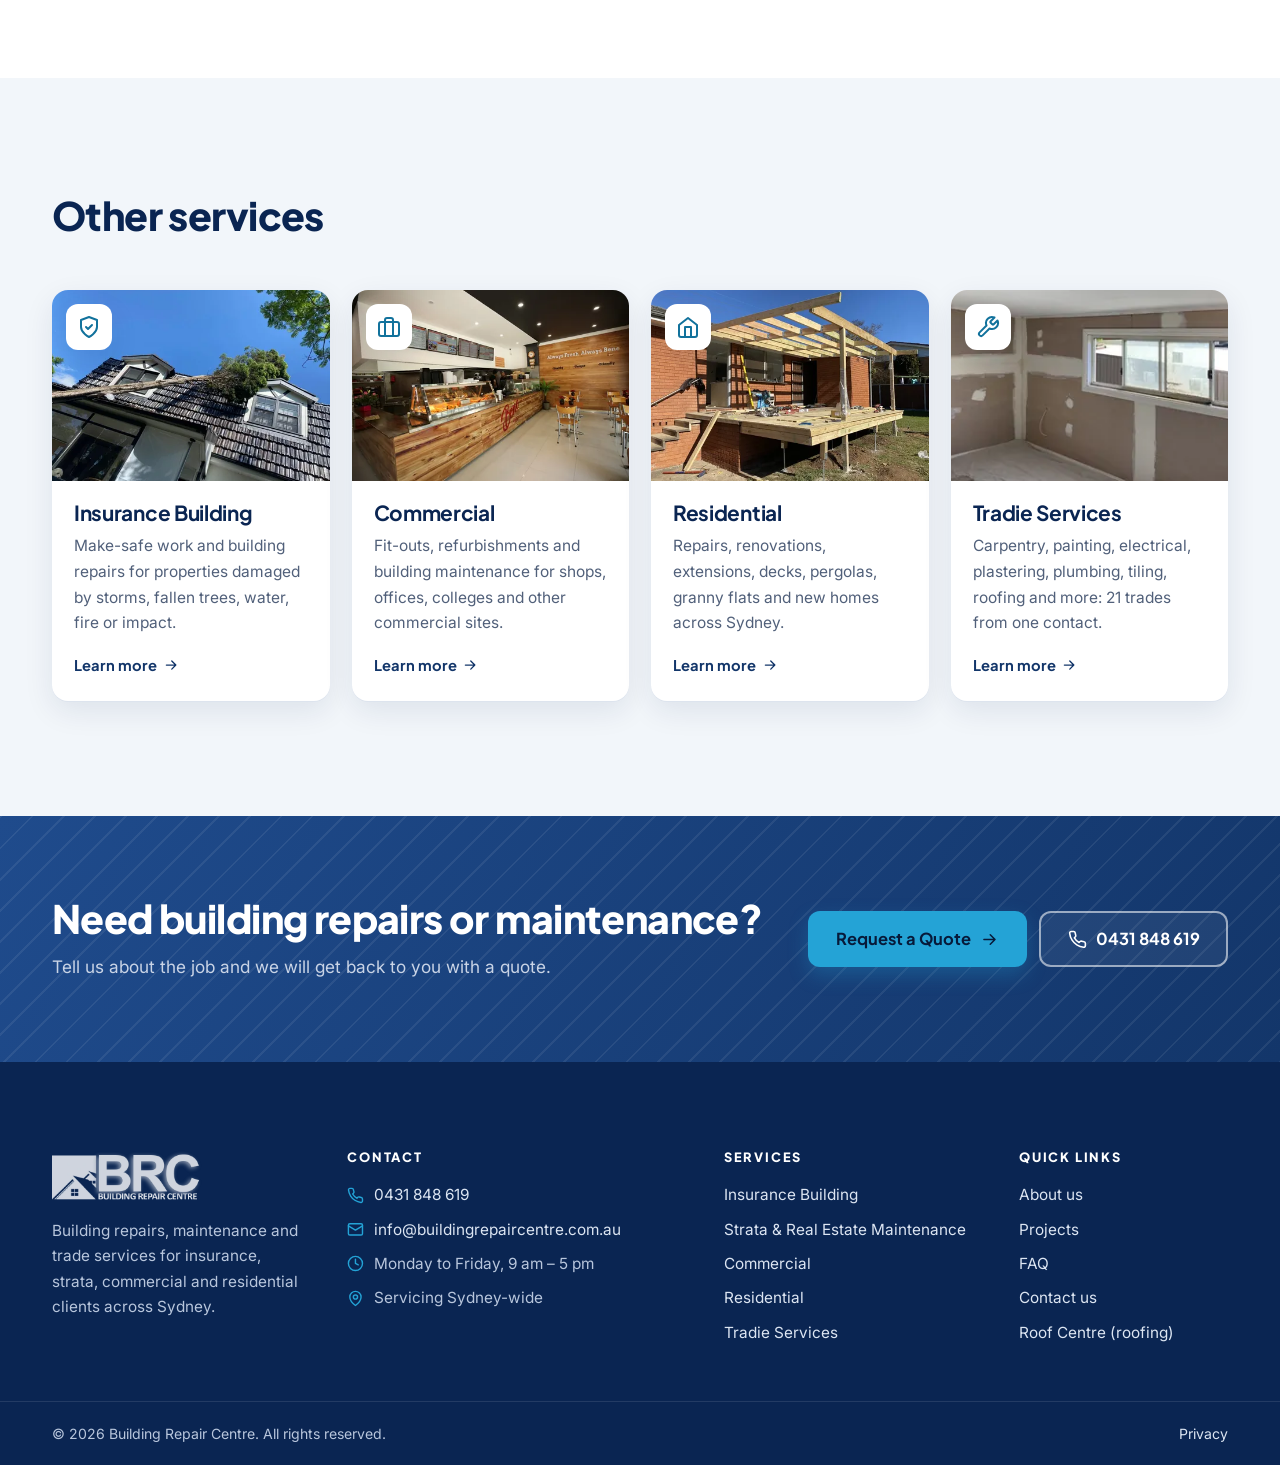
<file: strata-real-estate-maintenance/index.html>
<!doctype html>
<html lang="en-AU">
<head>
<meta charset="utf-8">
<meta name="viewport" content="width=device-width, initial-scale=1">
<title>Strata &amp; Real Estate Maintenance Sydney | Building Repair Centre</title>
<meta name="description" content="Building repairs and maintenance for strata managers, real estate agencies and landlords across Sydney. Interior and exterior work. Call 0431 848 619.">
<link rel="canonical" href="https://www.buildingrepaircentre.com.au/strata-real-estate-maintenance/">
<meta property="og:type" content="website">
<meta property="og:site_name" content="Building Repair Centre">
<meta property="og:locale" content="en_AU">
<meta property="og:title" content="Strata &amp; Real Estate Maintenance Sydney | Building Repair Centre">
<meta property="og:description" content="Building repairs and maintenance for strata managers, real estate agencies and landlords across Sydney. Interior and exterior work. Call 0431 848 619.">
<meta property="og:url" content="https://www.buildingrepaircentre.com.au/strata-real-estate-maintenance/">
<meta property="og:image" content="https://www.buildingrepaircentre.com.au/assets/img/redfern-apartments-1200.webp">
<meta name="twitter:card" content="summary_large_image">
<meta name="theme-color" content="#0a2552">
<link rel="icon" href="/favicon.ico" sizes="any">
<link rel="icon" href="/favicon-32.png" type="image/png" sizes="32x32">
<link rel="apple-touch-icon" href="/apple-touch-icon.png">
<link rel="manifest" href="/site.webmanifest">
<link rel="preconnect" href="https://fonts.googleapis.com">
<link rel="preconnect" href="https://fonts.gstatic.com" crossorigin>
<link rel="stylesheet" href="https://fonts.googleapis.com/css2?family=Inter:wght@400;500;600&family=Plus+Jakarta+Sans:wght@600;700;800&display=swap">
<link rel="stylesheet" href="/assets/css/site.css?v=586dcebb08">
<script>document.documentElement.classList.add('js')</script>
<script src="/assets/js/site.js?v=586dcebb08" defer></script>
<script type="application/ld+json">{"@context": "https://schema.org", "@type": "BreadcrumbList", "itemListElement": [{"@type": "ListItem", "position": 1, "name": "Home", "item": "https://www.buildingrepaircentre.com.au/"}, {"@type": "ListItem", "position": 2, "name": "Services", "item": "https://www.buildingrepaircentre.com.au/services/"}, {"@type": "ListItem", "position": 3, "name": "Strata & Real Estate Maintenance", "item": "https://www.buildingrepaircentre.com.au/strata-real-estate-maintenance/"}]}</script><script type="application/ld+json">{"@context": "https://schema.org", "@type": "FAQPage", "mainEntity": [{"@type": "Question", "name": "Can you arrange access with tenants or residents?", "acceptedAnswer": {"@type": "Answer", "text": "Yes. Tell us who the contact is for access, such as the tenant, building manager or owner, and we will arrange a time that suits them."}}, {"@type": "Question", "name": "Do you quote for strata and agency work?", "acceptedAnswer": {"@type": "Answer", "text": "Yes. Send us the work order or a description of the job, the address and any photos, and we will provide a quote."}}, {"@type": "Question", "name": "How do I get a quote?", "acceptedAnswer": {"@type": "Answer", "text": "Call us on 0431 848 619 or send an enquiry. Include the address or suburb, a description of the work and, if you can, a few photos."}}, {"@type": "Question", "name": "Do you charge for quotes?", "acceptedAnswer": {"@type": "Answer", "text": "No. Quotes are free. For some jobs we will need to inspect the property before we can quote."}}]}</script>
</head>
<body>
<a class="skip-link" href="#main">Skip to content</a>
<div class="topbar">
  <div class="container topbar__inner">
    <span><svg class="icon" viewBox="0 0 24 24" aria-hidden="true" focusable="false"><circle cx="12" cy="12" r="10"/><path d="M12 6v6l4 2"/></svg> Monday to Friday, 9 am – 5 pm &nbsp;·&nbsp; Servicing Sydney-wide</span>
    <span class="topbar__links"><a href="mailto:info@buildingrepaircentre.com.au"><svg class="icon" viewBox="0 0 24 24" aria-hidden="true" focusable="false"><rect x="2" y="4" width="20" height="16" rx="2"/><path d="m22 7-10 6L2 7"/></svg> info@buildingrepaircentre.com.au</a><a href="tel:+61431848619"><svg class="icon" viewBox="0 0 24 24" aria-hidden="true" focusable="false"><path d="M22 16.92v3a2 2 0 0 1-2.18 2 19.79 19.79 0 0 1-8.63-3.07 19.5 19.5 0 0 1-6-6 19.79 19.79 0 0 1-3.07-8.67A2 2 0 0 1 4.11 2h3a2 2 0 0 1 2 1.72c.13.96.36 1.9.7 2.81a2 2 0 0 1-.45 2.11L8.09 9.91a16 16 0 0 0 6 6l1.27-1.27a2 2 0 0 1 2.11-.45c.91.34 1.85.57 2.81.7A2 2 0 0 1 22 16.92z"/></svg> 0431 848 619</a></span>
  </div>
</div>
<header class="site-header" data-header>
  <div class="container site-header__inner">
    <a class="brand" href="/" aria-label="Building Repair Centre home">
      <img src="/assets/img/logo.webp" width="466" height="156" alt="Building Repair Centre">
    </a>
    <nav class="nav" id="site-nav" aria-label="Main">
      <ul class="nav__list" role="list">
        <li><a href="/">Home</a></li>
        <li><a href="/about-us/">About</a></li>
        <li class="nav__has-sub is-active">
          <a href="/services/">Services</a>
          <button class="nav__sub-toggle" type="button" aria-expanded="false" aria-controls="sub-services"><span class="visually-hidden">Show services</span><svg class="icon" viewBox="0 0 24 24" aria-hidden="true" focusable="false"><path d="m6 9 6 6 6-6"/></svg></button>
          <div class="nav__sub" id="sub-services">
            <ul role="list"><li><a href="/insurance-building/"><svg class="icon" viewBox="0 0 24 24" aria-hidden="true" focusable="false"><path d="M12 22s8-4 8-10V5l-8-3-8 3v7c0 6 8 10 8 10z"/><path d="m9 12 2 2 4-4"/></svg>Insurance Building</a></li><li><a href="/strata-real-estate-maintenance/" aria-current="page"><svg class="icon" viewBox="0 0 24 24" aria-hidden="true" focusable="false"><rect x="4" y="2" width="16" height="20" rx="2"/><path d="M9 22v-4h6v4M8 6h.01M12 6h.01M16 6h.01M8 10h.01M12 10h.01M16 10h.01M8 14h.01M12 14h.01M16 14h.01"/></svg>Strata &amp; Real Estate Maintenance</a></li><li><a href="/commercial/"><svg class="icon" viewBox="0 0 24 24" aria-hidden="true" focusable="false"><rect x="2" y="7" width="20" height="14" rx="2"/><path d="M16 21V5a2 2 0 0 0-2-2h-4a2 2 0 0 0-2 2v16"/></svg>Commercial</a></li><li><a href="/residential/"><svg class="icon" viewBox="0 0 24 24" aria-hidden="true" focusable="false"><path d="m3 10 9-7 9 7v10a2 2 0 0 1-2 2H5a2 2 0 0 1-2-2z"/><path d="M9 22V12h6v10"/></svg>Residential</a></li><li><a href="/tradie-services/"><svg class="icon" viewBox="0 0 24 24" aria-hidden="true" focusable="false"><path d="M14.7 6.3a1 1 0 0 0 0 1.4l1.6 1.6a1 1 0 0 0 1.4 0l3.77-3.77a6 6 0 0 1-7.94 7.94l-6.91 6.91a2.12 2.12 0 0 1-3-3l6.91-6.91a6 6 0 0 1 7.94-7.94l-3.76 3.76z"/></svg>Tradie Services</a></li></ul>
          </div>
        </li>
        <li><a href="/projects/">Projects</a></li>
        <li><a href="/faq/">FAQ</a></li>
        <li><a href="/contact-us/">Contact</a></li>
      </ul>
      <div class="nav__mobile-cta">
        <a class="btn btn--accent btn--block" href="/contact-us/#quote"><svg class="icon" viewBox="0 0 24 24" aria-hidden="true" focusable="false"><path d="M14 2H6a2 2 0 0 0-2 2v16a2 2 0 0 0 2 2h12a2 2 0 0 0 2-2V8z"/><path d="M14 2v6h6M16 13H8M16 17H8M10 9H8"/></svg> Request a Quote</a>
        <a class="btn btn--ghost-light btn--block" href="tel:+61431848619"><svg class="icon" viewBox="0 0 24 24" aria-hidden="true" focusable="false"><path d="M22 16.92v3a2 2 0 0 1-2.18 2 19.79 19.79 0 0 1-8.63-3.07 19.5 19.5 0 0 1-6-6 19.79 19.79 0 0 1-3.07-8.67A2 2 0 0 1 4.11 2h3a2 2 0 0 1 2 1.72c.13.96.36 1.9.7 2.81a2 2 0 0 1-.45 2.11L8.09 9.91a16 16 0 0 0 6 6l1.27-1.27a2 2 0 0 1 2.11-.45c.91.34 1.85.57 2.81.7A2 2 0 0 1 22 16.92z"/></svg> Call 0431 848 619</a>
        <p>Monday to Friday, 9 am – 5 pm<br><a href="mailto:info@buildingrepaircentre.com.au">info@buildingrepaircentre.com.au</a></p>
      </div>
    </nav>
    <div class="header-cta">
      <a class="btn btn--outline header-cta__call" href="tel:+61431848619" aria-label="Call 0431 848 619"><svg class="icon" viewBox="0 0 24 24" aria-hidden="true" focusable="false"><path d="M22 16.92v3a2 2 0 0 1-2.18 2 19.79 19.79 0 0 1-8.63-3.07 19.5 19.5 0 0 1-6-6 19.79 19.79 0 0 1-3.07-8.67A2 2 0 0 1 4.11 2h3a2 2 0 0 1 2 1.72c.13.96.36 1.9.7 2.81a2 2 0 0 1-.45 2.11L8.09 9.91a16 16 0 0 0 6 6l1.27-1.27a2 2 0 0 1 2.11-.45c.91.34 1.85.57 2.81.7A2 2 0 0 1 22 16.92z"/></svg><span>0431 848 619</span></a>
      <a class="btn btn--accent header-cta__quote" href="/contact-us/#quote">Request a Quote</a>
      <button class="menu-toggle" type="button" aria-expanded="false" aria-controls="site-nav" data-menu-toggle>
        <svg class="icon icon--open" viewBox="0 0 24 24" aria-hidden="true" focusable="false"><path d="M4 6h16M4 12h16M4 18h16"/></svg><svg class="icon icon--close" viewBox="0 0 24 24" aria-hidden="true" focusable="false"><path d="M18 6 6 18M6 6l12 12"/></svg><span class="visually-hidden">Menu</span>
      </button>
    </div>
  </div>
</header>
<main id="main" tabindex="-1">
<section class="page-hero">
  <div class="container page-hero__grid">
    <div class="page-hero__content">
      <nav class="breadcrumbs" aria-label="Breadcrumb"><ol role="list"><li><a href="/">Home</a></li><li><a href="/services/">Services</a></li><li aria-current="page">Strata &amp; Real Estate Maintenance</li></ol></nav><p class="eyebrow eyebrow--light">Our services</p>
      <h1>Strata &amp; Real Estate Maintenance</h1>
      <p class="page-hero__lead">Interior and exterior building repairs and maintenance for strata managers, real estate agencies, landlords and owners corporations.</p>
      <div class="hero__actions">
        <a class="btn btn--accent btn--lg" href="/contact-us/#quote">Request a Quote <svg class="icon" viewBox="0 0 24 24" aria-hidden="true" focusable="false"><path d="M5 12h14M13 6l6 6-6 6"/></svg></a>
        <a class="btn btn--ghost-light btn--lg" href="tel:+61431848619"><svg class="icon" viewBox="0 0 24 24" aria-hidden="true" focusable="false"><path d="M22 16.92v3a2 2 0 0 1-2.18 2 19.79 19.79 0 0 1-8.63-3.07 19.5 19.5 0 0 1-6-6 19.79 19.79 0 0 1-3.07-8.67A2 2 0 0 1 4.11 2h3a2 2 0 0 1 2 1.72c.13.96.36 1.9.7 2.81a2 2 0 0 1-.45 2.11L8.09 9.91a16 16 0 0 0 6 6l1.27-1.27a2 2 0 0 1 2.11-.45c.91.34 1.85.57 2.81.7A2 2 0 0 1 22 16.92z"/></svg> Call 0431 848 619</a>
      </div>
    </div>
    <div class="page-hero__photo"><img src="/assets/img/redfern-apartments-800.webp" srcset="/assets/img/redfern-apartments-480.webp 480w, /assets/img/redfern-apartments-800.webp 800w, /assets/img/redfern-apartments-1200.webp 1200w, /assets/img/redfern-apartments-1600.webp 1600w" sizes="(min-width: 900px) 500px, min(560px, 92vw)" width="800" height="600" alt="Multi-storey apartment building in Redfern" loading="eager" decoding="async" fetchpriority="high"></div>
  </div>
</section>
<section class="section">
  <div class="container svc-layout">
    <div class="prose">
      <section class="prose-block reveal">
        <h2>Strata &amp; Real Estate Maintenance services</h2>
        <p>We provide exterior and interior building services for strata and real estate management companies. That includes common property in apartment buildings and townhouse complexes, and repairs and maintenance in tenanted homes.</p><p>We deal directly with tenants, landlords and the strata community to arrange the work, and we provide reasonable quotes for building work of all sizes.</p>
      </section>
      <section class="prose-block reveal">
        <h2>What we do</h2>
        <ul class="includes" role="list"><li><svg class="icon" viewBox="0 0 24 24" aria-hidden="true" focusable="false"><path d="M20 6 9 17l-5-5"/></svg><div><strong>Emergency make safe</strong><span>Making a damaged property safe and weatherproof so residents are protected while repairs are organised.</span></div></li><li><svg class="icon" viewBox="0 0 24 24" aria-hidden="true" focusable="false"><path d="M20 6 9 17l-5-5"/></svg><div><strong>Building maintenance</strong><span>Planned and reactive maintenance for common property, units and rental homes.</span></div></li><li><svg class="icon" viewBox="0 0 24 24" aria-hidden="true" focusable="false"><path d="M20 6 9 17l-5-5"/></svg><div><strong>Repair jobs, small to big</strong><span>From a sticking door or damaged plasterboard to larger repairs across a building.</span></div></li><li><svg class="icon" viewBox="0 0 24 24" aria-hidden="true" focusable="false"><path d="M20 6 9 17l-5-5"/></svg><div><strong>All trade services</strong><span>One contact for carpentry, painting, plastering, tiling, waterproofing, fencing and more.</span></div></li></ul>
      </section>
    </div>
<aside class="svc-aside">
  <div class="svc-aside__card reveal">
    <img src="/assets/img/redfern-1-800.webp" srcset="/assets/img/redfern-1-480.webp 480w, /assets/img/redfern-1-800.webp 800w, /assets/img/redfern-1-1200.webp 1200w" sizes="(min-width: 1000px) 360px, 90vw" width="800" height="333" alt="Redfern apartment building: balconies and awning" loading="lazy" decoding="async">
    <div class="svc-aside__body">
      <h2>Request a quote</h2>
      <p>Tell us about the job: the address or suburb, what needs doing and any photos.</p>
      <a class="btn btn--accent btn--block" href="/contact-us/?service=strata-real-estate-maintenance#quote">Request a Quote</a>
      <a class="btn btn--outline btn--block" href="tel:+61431848619"><svg class="icon" viewBox="0 0 24 24" aria-hidden="true" focusable="false"><path d="M22 16.92v3a2 2 0 0 1-2.18 2 19.79 19.79 0 0 1-8.63-3.07 19.5 19.5 0 0 1-6-6 19.79 19.79 0 0 1-3.07-8.67A2 2 0 0 1 4.11 2h3a2 2 0 0 1 2 1.72c.13.96.36 1.9.7 2.81a2 2 0 0 1-.45 2.11L8.09 9.91a16 16 0 0 0 6 6l1.27-1.27a2 2 0 0 1 2.11-.45c.91.34 1.85.57 2.81.7A2 2 0 0 1 22 16.92z"/></svg> 0431 848 619</a>
      <p class="svc-aside__hours"><svg class="icon" viewBox="0 0 24 24" aria-hidden="true" focusable="false"><circle cx="12" cy="12" r="10"/><path d="M12 6v6l4 2"/></svg> Monday to Friday, 9 am – 5 pm</p>
    </div>
  </div>
</aside>
  </div>
</section>
<section class="section section--tint">
  <div class="container">
    <div class="section-head reveal">
      <p class="eyebrow">Our work</p>
      <h2>Photos from our jobs</h2>
      <p>Select a photo to enlarge it. See more on the <a href="/projects/">projects page</a>.</p>
    </div>
    <ul class="gallery gallery--3" role="list"><li><button type="button" class="gallery__item" data-full="/assets/img/redfern-apartments-1600.webp" data-caption="Multi-storey apartment building in Redfern" aria-label="View larger: Multi-storey apartment building in Redfern"><img src="/assets/img/redfern-apartments-800.webp" srcset="/assets/img/redfern-apartments-480.webp 480w, /assets/img/redfern-apartments-800.webp 800w, /assets/img/redfern-apartments-1200.webp 1200w, /assets/img/redfern-apartments-1600.webp 1600w" sizes="(min-width: 1000px) 25vw, (min-width: 600px) 33vw, 50vw" width="800" height="600" alt="Multi-storey apartment building in Redfern" loading="lazy" decoding="async"></button></li><li><button type="button" class="gallery__item" data-full="/assets/img/redfern-1-1200.webp" data-caption="Redfern apartment building: balconies and awning" aria-label="View larger: Redfern apartment building: balconies and awning"><img src="/assets/img/redfern-1-800.webp" srcset="/assets/img/redfern-1-480.webp 480w, /assets/img/redfern-1-800.webp 800w, /assets/img/redfern-1-1200.webp 1200w" sizes="(min-width: 1000px) 25vw, (min-width: 600px) 33vw, 50vw" width="800" height="333" alt="Redfern apartment building: balconies and awning" loading="lazy" decoding="async"></button></li><li><button type="button" class="gallery__item" data-full="/assets/img/redfern-2-1200.webp" data-caption="Redfern apartment building: upper-level balconies" aria-label="View larger: Redfern apartment building: upper-level balconies"><img src="/assets/img/redfern-2-800.webp" srcset="/assets/img/redfern-2-480.webp 480w, /assets/img/redfern-2-800.webp 800w, /assets/img/redfern-2-1200.webp 1200w" sizes="(min-width: 1000px) 25vw, (min-width: 600px) 33vw, 50vw" width="800" height="333" alt="Redfern apartment building: upper-level balconies" loading="lazy" decoding="async"></button></li><li><button type="button" class="gallery__item" data-full="/assets/img/redfern-3-1200.webp" data-caption="Redfern apartment building: facade and balconies" aria-label="View larger: Redfern apartment building: facade and balconies"><img src="/assets/img/redfern-3-800.webp" srcset="/assets/img/redfern-3-480.webp 480w, /assets/img/redfern-3-800.webp 800w, /assets/img/redfern-3-1200.webp 1200w" sizes="(min-width: 1000px) 25vw, (min-width: 600px) 33vw, 50vw" width="800" height="333" alt="Redfern apartment building: facade and balconies" loading="lazy" decoding="async"></button></li><li><button type="button" class="gallery__item" data-full="/assets/img/redfern-4-1200.webp" data-caption="Redfern apartment building: full height of the facade" aria-label="View larger: Redfern apartment building: full height of the facade"><img src="/assets/img/redfern-4-800.webp" srcset="/assets/img/redfern-4-480.webp 480w, /assets/img/redfern-4-800.webp 800w, /assets/img/redfern-4-1200.webp 1200w" sizes="(min-width: 1000px) 25vw, (min-width: 600px) 33vw, 50vw" width="800" height="333" alt="Redfern apartment building: full height of the facade" loading="lazy" decoding="async"></button></li><li><button type="button" class="gallery__item" data-full="/assets/img/apartment-block-1024.webp" data-caption="Redfern apartment building seen from street level" aria-label="View larger: Redfern apartment building seen from street level"><img src="/assets/img/apartment-block-800.webp" srcset="/assets/img/apartment-block-480.webp 480w, /assets/img/apartment-block-800.webp 800w, /assets/img/apartment-block-1024.webp 1024w" sizes="(min-width: 1000px) 25vw, (min-width: 600px) 33vw, 50vw" width="800" height="600" alt="Redfern apartment building seen from street level" loading="lazy" decoding="async"></button></li></ul>
  </div>
</section>
<section class="section">
  <div class="container narrow reveal">
    <h2>Questions about strata &amp; real estate maintenance</h2>
    <div class="faq-list"><details class="faq"><summary><h3 class="faq__q">Can you arrange access with tenants or residents?</h3><svg class="icon" viewBox="0 0 24 24" aria-hidden="true" focusable="false"><path d="m6 9 6 6 6-6"/></svg></summary><div class="faq__a"><p>Yes. Tell us who the contact is for access, such as the tenant, building manager or owner, and we will arrange a time that suits them.</p></div></details><details class="faq"><summary><h3 class="faq__q">Do you quote for strata and agency work?</h3><svg class="icon" viewBox="0 0 24 24" aria-hidden="true" focusable="false"><path d="m6 9 6 6 6-6"/></svg></summary><div class="faq__a"><p>Yes. Send us the work order or a description of the job, the address and any photos, and we will provide a quote.</p></div></details><details class="faq"><summary><h3 class="faq__q">How do I get a quote?</h3><svg class="icon" viewBox="0 0 24 24" aria-hidden="true" focusable="false"><path d="m6 9 6 6 6-6"/></svg></summary><div class="faq__a"><p>Call us on <a href="tel:+61431848619">0431 848 619</a> or <a href="/contact-us/#quote">send an enquiry</a>. Include the address or suburb, a description of the work and, if you can, a few photos.</p></div></details><details class="faq"><summary><h3 class="faq__q">Do you charge for quotes?</h3><svg class="icon" viewBox="0 0 24 24" aria-hidden="true" focusable="false"><path d="m6 9 6 6 6-6"/></svg></summary><div class="faq__a"><p>No. Quotes are free. For some jobs we will need to inspect the property before we can quote.</p></div></details></div>
  </div>
</section>
<section class="section section--tint">
  <div class="container">
    <div class="section-head reveal"><h2>Other services</h2></div>
    <ul class="sector-grid" role="list"><li class="sector reveal">
  <a href="/insurance-building/">
    <div class="sector__img"><img src="/assets/img/storm-tree-roof-800.webp" srcset="/assets/img/storm-tree-roof-480.webp 480w, /assets/img/storm-tree-roof-800.webp 800w, /assets/img/storm-tree-roof-1200.webp 1200w, /assets/img/storm-tree-roof-1276.webp 1276w" sizes="(min-width: 1100px) 300px, (min-width: 560px) 50vw, 100vw" width="800" height="599" alt="Tree fallen across the tiled roof of a two-storey house" loading="lazy" decoding="async"></div>
    <span class="sector__badge"><svg class="icon" viewBox="0 0 24 24" aria-hidden="true" focusable="false"><path d="M12 22s8-4 8-10V5l-8-3-8 3v7c0 6 8 10 8 10z"/><path d="m9 12 2 2 4-4"/></svg></span>
    <div class="sector__body">
      <h3>Insurance Building</h3>
      <p>Make-safe work and building repairs for properties damaged by storms, fallen trees, water, fire or impact.</p>
      <span class="sector__more">Learn more <svg class="icon" viewBox="0 0 24 24" aria-hidden="true" focusable="false"><path d="M5 12h14M13 6l6 6-6 6"/></svg></span>
    </div>
  </a>
</li><li class="sector reveal">
  <a href="/commercial/">
    <div class="sector__img"><img src="/assets/img/cafe-fitout-800.webp" srcset="/assets/img/cafe-fitout-480.webp 480w, /assets/img/cafe-fitout-800.webp 800w, /assets/img/cafe-fitout-1200.webp 1200w, /assets/img/cafe-fitout-1600.webp 1600w" sizes="(min-width: 1100px) 300px, (min-width: 560px) 50vw, 100vw" width="800" height="533" alt="Completed café fit-out with timber-clad counter, display cabinet and pendant lights" loading="lazy" decoding="async"></div>
    <span class="sector__badge"><svg class="icon" viewBox="0 0 24 24" aria-hidden="true" focusable="false"><rect x="2" y="7" width="20" height="14" rx="2"/><path d="M16 21V5a2 2 0 0 0-2-2h-4a2 2 0 0 0-2 2v16"/></svg></span>
    <div class="sector__body">
      <h3>Commercial</h3>
      <p>Fit-outs, refurbishments and building maintenance for shops, offices, colleges and other commercial sites.</p>
      <span class="sector__more">Learn more <svg class="icon" viewBox="0 0 24 24" aria-hidden="true" focusable="false"><path d="M5 12h14M13 6l6 6-6 6"/></svg></span>
    </div>
  </a>
</li><li class="sector reveal">
  <a href="/residential/">
    <div class="sector__img"><img src="/assets/img/deck-pergola-cn-800.webp" srcset="/assets/img/deck-pergola-cn-480.webp 480w, /assets/img/deck-pergola-cn-800.webp 800w, /assets/img/deck-pergola-cn-1200.webp 1200w, /assets/img/deck-pergola-cn-1600.webp 1600w" sizes="(min-width: 1100px) 300px, (min-width: 560px) 50vw, 100vw" width="800" height="600" alt="Chipping Norton: new timber deck and pergola framing at the back of a brick home" loading="lazy" decoding="async"></div>
    <span class="sector__badge"><svg class="icon" viewBox="0 0 24 24" aria-hidden="true" focusable="false"><path d="m3 10 9-7 9 7v10a2 2 0 0 1-2 2H5a2 2 0 0 1-2-2z"/><path d="M9 22V12h6v10"/></svg></span>
    <div class="sector__body">
      <h3>Residential</h3>
      <p>Repairs, renovations, extensions, decks, pergolas, granny flats and new homes across Sydney.</p>
      <span class="sector__more">Learn more <svg class="icon" viewBox="0 0 24 24" aria-hidden="true" focusable="false"><path d="M5 12h14M13 6l6 6-6 6"/></svg></span>
    </div>
  </a>
</li><li class="sector reveal">
  <a href="/tradie-services/">
    <div class="sector__img"><img src="/assets/img/plastered-room-800.webp" srcset="/assets/img/plastered-room-480.webp 480w, /assets/img/plastered-room-800.webp 800w, /assets/img/plastered-room-1200.webp 1200w" sizes="(min-width: 1100px) 300px, (min-width: 560px) 50vw, 100vw" width="800" height="333" alt="Room with new plasterboard walls set and ready for painting" loading="lazy" decoding="async"></div>
    <span class="sector__badge"><svg class="icon" viewBox="0 0 24 24" aria-hidden="true" focusable="false"><path d="M14.7 6.3a1 1 0 0 0 0 1.4l1.6 1.6a1 1 0 0 0 1.4 0l3.77-3.77a6 6 0 0 1-7.94 7.94l-6.91 6.91a2.12 2.12 0 0 1-3-3l6.91-6.91a6 6 0 0 1 7.94-7.94l-3.76 3.76z"/></svg></span>
    <div class="sector__body">
      <h3>Tradie Services</h3>
      <p>Carpentry, painting, electrical, plastering, plumbing, tiling, roofing and more: 21 trades from one contact.</p>
      <span class="sector__more">Learn more <svg class="icon" viewBox="0 0 24 24" aria-hidden="true" focusable="false"><path d="M5 12h14M13 6l6 6-6 6"/></svg></span>
    </div>
  </a>
</li></ul>
  </div>
</section>
</main>
<section class="cta-band" aria-labelledby="cta-band-title">
  <div class="container cta-band__inner">
    <div>
      <h2 id="cta-band-title">Need building repairs or maintenance?</h2>
      <p>Tell us about the job and we will get back to you with a quote.</p>
    </div>
    <div class="cta-band__actions">
      <a class="btn btn--accent btn--lg" href="/contact-us/#quote">Request a Quote <svg class="icon" viewBox="0 0 24 24" aria-hidden="true" focusable="false"><path d="M5 12h14M13 6l6 6-6 6"/></svg></a>
      <a class="btn btn--ghost-light btn--lg" href="tel:+61431848619"><svg class="icon" viewBox="0 0 24 24" aria-hidden="true" focusable="false"><path d="M22 16.92v3a2 2 0 0 1-2.18 2 19.79 19.79 0 0 1-8.63-3.07 19.5 19.5 0 0 1-6-6 19.79 19.79 0 0 1-3.07-8.67A2 2 0 0 1 4.11 2h3a2 2 0 0 1 2 1.72c.13.96.36 1.9.7 2.81a2 2 0 0 1-.45 2.11L8.09 9.91a16 16 0 0 0 6 6l1.27-1.27a2 2 0 0 1 2.11-.45c.91.34 1.85.57 2.81.7A2 2 0 0 1 22 16.92z"/></svg> 0431 848 619</a>
    </div>
  </div>
</section>
<footer class="site-footer">
  <div class="container site-footer__grid">
    <div class="site-footer__brand">
      <img src="/assets/img/logo-white.webp" width="466" height="156" alt="Building Repair Centre" loading="lazy">
      <p>Building repairs, maintenance and trade services for insurance, strata, commercial and residential clients across Sydney.</p>
    </div>
    <div>
      <h2 class="site-footer__title">Contact</h2>
      <ul class="site-footer__contact" role="list">
        <li><svg class="icon" viewBox="0 0 24 24" aria-hidden="true" focusable="false"><path d="M22 16.92v3a2 2 0 0 1-2.18 2 19.79 19.79 0 0 1-8.63-3.07 19.5 19.5 0 0 1-6-6 19.79 19.79 0 0 1-3.07-8.67A2 2 0 0 1 4.11 2h3a2 2 0 0 1 2 1.72c.13.96.36 1.9.7 2.81a2 2 0 0 1-.45 2.11L8.09 9.91a16 16 0 0 0 6 6l1.27-1.27a2 2 0 0 1 2.11-.45c.91.34 1.85.57 2.81.7A2 2 0 0 1 22 16.92z"/></svg><a href="tel:+61431848619">0431 848 619</a></li>
        <li><svg class="icon" viewBox="0 0 24 24" aria-hidden="true" focusable="false"><rect x="2" y="4" width="20" height="16" rx="2"/><path d="m22 7-10 6L2 7"/></svg><a href="mailto:info@buildingrepaircentre.com.au">info@buildingrepaircentre.com.au</a></li>
        <li><svg class="icon" viewBox="0 0 24 24" aria-hidden="true" focusable="false"><circle cx="12" cy="12" r="10"/><path d="M12 6v6l4 2"/></svg><span>Monday to Friday, 9 am – 5 pm</span></li>
        <li><svg class="icon" viewBox="0 0 24 24" aria-hidden="true" focusable="false"><path d="M20 10c0 6-8 12-8 12s-8-6-8-12a8 8 0 0 1 16 0Z"/><circle cx="12" cy="10" r="3"/></svg><span>Servicing Sydney-wide</span></li>
      </ul>
    </div>
    <div>
      <h2 class="site-footer__title">Services</h2>
      <ul role="list"><li><a href="/insurance-building/">Insurance Building</a></li><li><a href="/strata-real-estate-maintenance/">Strata &amp; Real Estate Maintenance</a></li><li><a href="/commercial/">Commercial</a></li><li><a href="/residential/">Residential</a></li><li><a href="/tradie-services/">Tradie Services</a></li></ul>
    </div>
    <div>
      <h2 class="site-footer__title">Quick links</h2>
      <ul role="list">
        <li><a href="/about-us/">About us</a></li>
        <li><a href="/projects/">Projects</a></li>
        <li><a href="/faq/">FAQ</a></li>
        <li><a href="/contact-us/">Contact us</a></li>
        <li><a href="https://www.roofcentre.com.au/" rel="noopener">Roof Centre (roofing)</a></li>
      </ul>
    </div>
  </div>
  <div class="site-footer__base">
    <div class="container">
      <p>&copy; 2026 Building Repair Centre. All rights reserved.</p>
      <p><a href="/privacy/">Privacy</a></p>
    </div>
  </div>
</footer>
<div class="mobile-bar" aria-label="Quick contact">
  <a class="mobile-bar__call" href="tel:+61431848619"><svg class="icon" viewBox="0 0 24 24" aria-hidden="true" focusable="false"><path d="M22 16.92v3a2 2 0 0 1-2.18 2 19.79 19.79 0 0 1-8.63-3.07 19.5 19.5 0 0 1-6-6 19.79 19.79 0 0 1-3.07-8.67A2 2 0 0 1 4.11 2h3a2 2 0 0 1 2 1.72c.13.96.36 1.9.7 2.81a2 2 0 0 1-.45 2.11L8.09 9.91a16 16 0 0 0 6 6l1.27-1.27a2 2 0 0 1 2.11-.45c.91.34 1.85.57 2.81.7A2 2 0 0 1 22 16.92z"/></svg> Call</a>
  <a class="mobile-bar__quote" href="/contact-us/#quote"><svg class="icon" viewBox="0 0 24 24" aria-hidden="true" focusable="false"><path d="M14 2H6a2 2 0 0 0-2 2v16a2 2 0 0 0 2 2h12a2 2 0 0 0 2-2V8z"/><path d="M14 2v6h6M16 13H8M16 17H8M10 9H8"/></svg> Request a Quote</a>
</div>
<dialog class="lightbox" data-lightbox aria-label="Photo viewer">
  <figure>
    <img alt="" data-lightbox-img>
    <figcaption data-lightbox-caption></figcaption>
  </figure>
  <button class="lightbox__btn lightbox__close" type="button" data-lightbox-close aria-label="Close"><svg class="icon" viewBox="0 0 24 24" aria-hidden="true" focusable="false"><path d="M18 6 6 18M6 6l12 12"/></svg></button>
  <button class="lightbox__btn lightbox__prev" type="button" data-lightbox-prev aria-label="Previous photo"><svg class="icon" viewBox="0 0 24 24" aria-hidden="true" focusable="false"><path d="M5 12h14M13 6l6 6-6 6"/></svg></button>
  <button class="lightbox__btn lightbox__next" type="button" data-lightbox-next aria-label="Next photo"><svg class="icon" viewBox="0 0 24 24" aria-hidden="true" focusable="false"><path d="M5 12h14M13 6l6 6-6 6"/></svg></button>
</dialog>
</body>
</html>
</file>
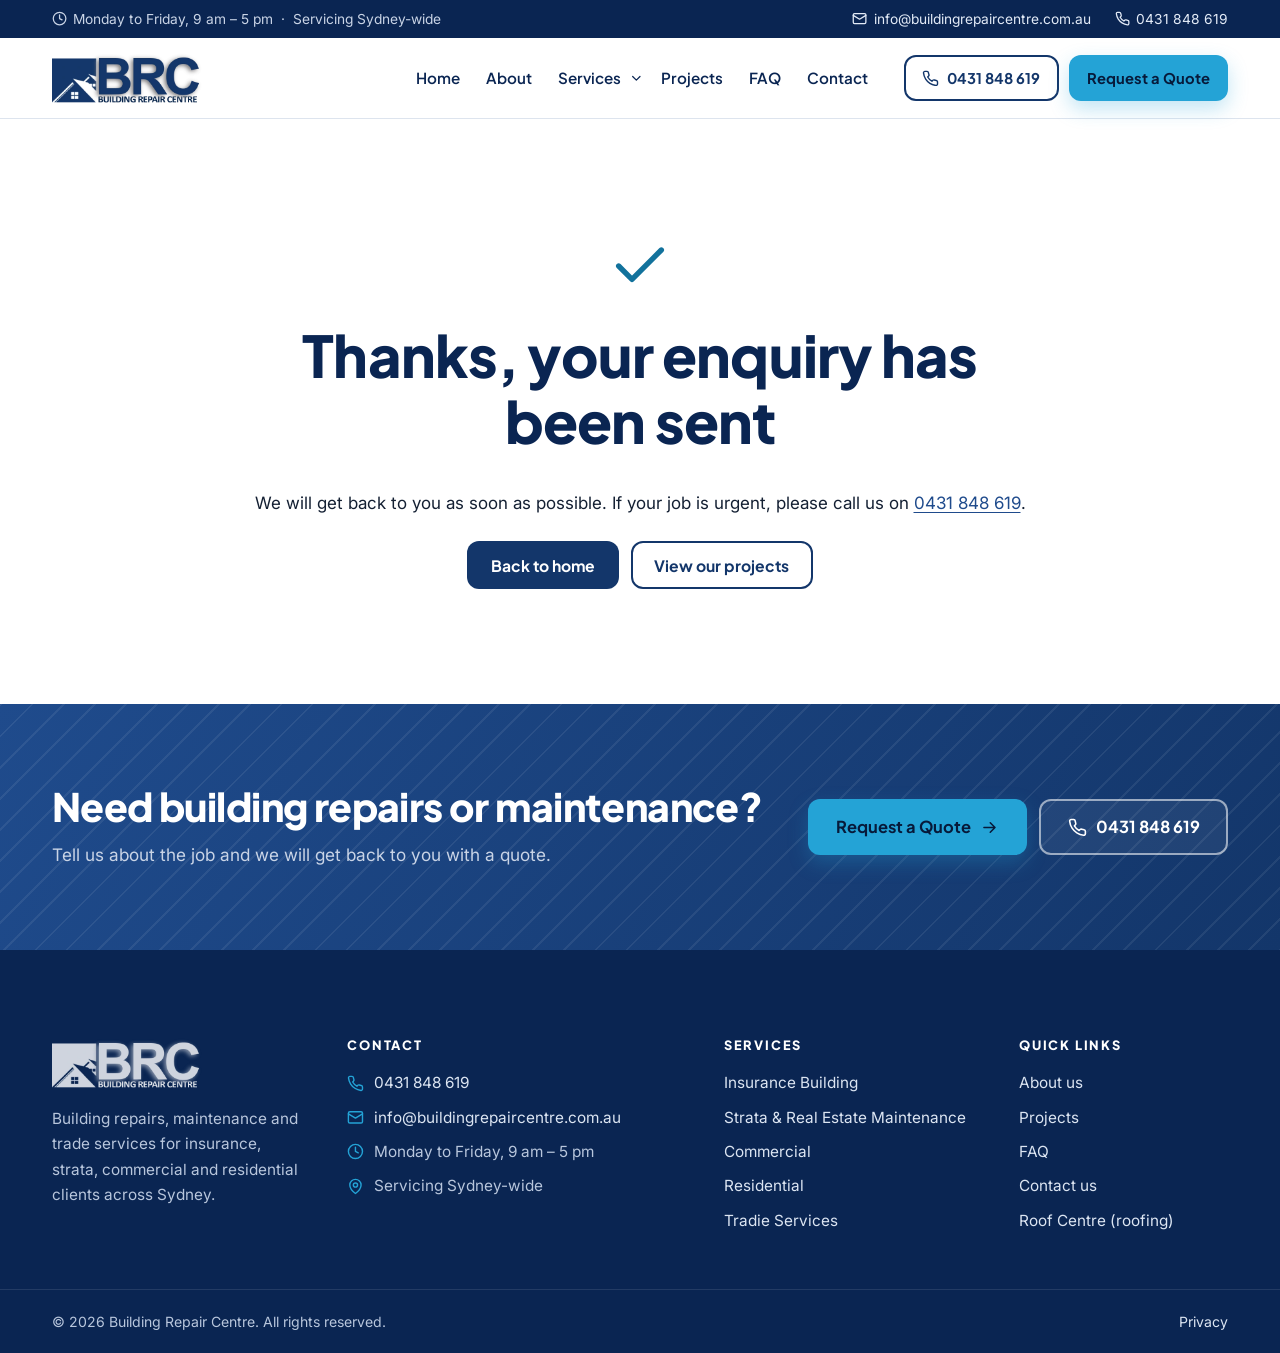
<file: thank-you/index.html>
<!doctype html>
<html lang="en-AU">
<head>
<meta charset="utf-8">
<meta name="viewport" content="width=device-width, initial-scale=1">
<title>Thank You | Building Repair Centre</title>
<meta name="description" content="Your enquiry has been sent to Building Repair Centre.">
<meta name="robots" content="noindex, follow">
<meta property="og:type" content="website">
<meta property="og:site_name" content="Building Repair Centre">
<meta property="og:locale" content="en_AU">
<meta property="og:title" content="Thank You | Building Repair Centre">
<meta property="og:description" content="Your enquiry has been sent to Building Repair Centre.">
<meta property="og:url" content="https://www.buildingrepaircentre.com.au/thank-you/">
<meta property="og:image" content="https://www.buildingrepaircentre.com.au/assets/img/og-building-repair-centre.jpg">
<meta name="twitter:card" content="summary_large_image">
<meta name="theme-color" content="#0a2552">
<link rel="icon" href="/favicon.ico" sizes="any">
<link rel="icon" href="/favicon-32.png" type="image/png" sizes="32x32">
<link rel="apple-touch-icon" href="/apple-touch-icon.png">
<link rel="manifest" href="/site.webmanifest">
<link rel="preconnect" href="https://fonts.googleapis.com">
<link rel="preconnect" href="https://fonts.gstatic.com" crossorigin>
<link rel="stylesheet" href="https://fonts.googleapis.com/css2?family=Inter:wght@400;500;600&family=Plus+Jakarta+Sans:wght@600;700;800&display=swap">
<link rel="stylesheet" href="/assets/css/site.css?v=586dcebb08">
<script>document.documentElement.classList.add('js')</script>
<script src="/assets/js/site.js?v=586dcebb08" defer></script>
</head>
<body>
<a class="skip-link" href="#main">Skip to content</a>
<div class="topbar">
  <div class="container topbar__inner">
    <span><svg class="icon" viewBox="0 0 24 24" aria-hidden="true" focusable="false"><circle cx="12" cy="12" r="10"/><path d="M12 6v6l4 2"/></svg> Monday to Friday, 9 am – 5 pm &nbsp;·&nbsp; Servicing Sydney-wide</span>
    <span class="topbar__links"><a href="mailto:info@buildingrepaircentre.com.au"><svg class="icon" viewBox="0 0 24 24" aria-hidden="true" focusable="false"><rect x="2" y="4" width="20" height="16" rx="2"/><path d="m22 7-10 6L2 7"/></svg> info@buildingrepaircentre.com.au</a><a href="tel:+61431848619"><svg class="icon" viewBox="0 0 24 24" aria-hidden="true" focusable="false"><path d="M22 16.92v3a2 2 0 0 1-2.18 2 19.79 19.79 0 0 1-8.63-3.07 19.5 19.5 0 0 1-6-6 19.79 19.79 0 0 1-3.07-8.67A2 2 0 0 1 4.11 2h3a2 2 0 0 1 2 1.72c.13.96.36 1.9.7 2.81a2 2 0 0 1-.45 2.11L8.09 9.91a16 16 0 0 0 6 6l1.27-1.27a2 2 0 0 1 2.11-.45c.91.34 1.85.57 2.81.7A2 2 0 0 1 22 16.92z"/></svg> 0431 848 619</a></span>
  </div>
</div>
<header class="site-header" data-header>
  <div class="container site-header__inner">
    <a class="brand" href="/" aria-label="Building Repair Centre home">
      <img src="/assets/img/logo.webp" width="466" height="156" alt="Building Repair Centre">
    </a>
    <nav class="nav" id="site-nav" aria-label="Main">
      <ul class="nav__list" role="list">
        <li><a href="/">Home</a></li>
        <li><a href="/about-us/">About</a></li>
        <li class="nav__has-sub">
          <a href="/services/">Services</a>
          <button class="nav__sub-toggle" type="button" aria-expanded="false" aria-controls="sub-services"><span class="visually-hidden">Show services</span><svg class="icon" viewBox="0 0 24 24" aria-hidden="true" focusable="false"><path d="m6 9 6 6 6-6"/></svg></button>
          <div class="nav__sub" id="sub-services">
            <ul role="list"><li><a href="/insurance-building/"><svg class="icon" viewBox="0 0 24 24" aria-hidden="true" focusable="false"><path d="M12 22s8-4 8-10V5l-8-3-8 3v7c0 6 8 10 8 10z"/><path d="m9 12 2 2 4-4"/></svg>Insurance Building</a></li><li><a href="/strata-real-estate-maintenance/"><svg class="icon" viewBox="0 0 24 24" aria-hidden="true" focusable="false"><rect x="4" y="2" width="16" height="20" rx="2"/><path d="M9 22v-4h6v4M8 6h.01M12 6h.01M16 6h.01M8 10h.01M12 10h.01M16 10h.01M8 14h.01M12 14h.01M16 14h.01"/></svg>Strata &amp; Real Estate Maintenance</a></li><li><a href="/commercial/"><svg class="icon" viewBox="0 0 24 24" aria-hidden="true" focusable="false"><rect x="2" y="7" width="20" height="14" rx="2"/><path d="M16 21V5a2 2 0 0 0-2-2h-4a2 2 0 0 0-2 2v16"/></svg>Commercial</a></li><li><a href="/residential/"><svg class="icon" viewBox="0 0 24 24" aria-hidden="true" focusable="false"><path d="m3 10 9-7 9 7v10a2 2 0 0 1-2 2H5a2 2 0 0 1-2-2z"/><path d="M9 22V12h6v10"/></svg>Residential</a></li><li><a href="/tradie-services/"><svg class="icon" viewBox="0 0 24 24" aria-hidden="true" focusable="false"><path d="M14.7 6.3a1 1 0 0 0 0 1.4l1.6 1.6a1 1 0 0 0 1.4 0l3.77-3.77a6 6 0 0 1-7.94 7.94l-6.91 6.91a2.12 2.12 0 0 1-3-3l6.91-6.91a6 6 0 0 1 7.94-7.94l-3.76 3.76z"/></svg>Tradie Services</a></li></ul>
          </div>
        </li>
        <li><a href="/projects/">Projects</a></li>
        <li><a href="/faq/">FAQ</a></li>
        <li><a href="/contact-us/">Contact</a></li>
      </ul>
      <div class="nav__mobile-cta">
        <a class="btn btn--accent btn--block" href="/contact-us/#quote"><svg class="icon" viewBox="0 0 24 24" aria-hidden="true" focusable="false"><path d="M14 2H6a2 2 0 0 0-2 2v16a2 2 0 0 0 2 2h12a2 2 0 0 0 2-2V8z"/><path d="M14 2v6h6M16 13H8M16 17H8M10 9H8"/></svg> Request a Quote</a>
        <a class="btn btn--ghost-light btn--block" href="tel:+61431848619"><svg class="icon" viewBox="0 0 24 24" aria-hidden="true" focusable="false"><path d="M22 16.92v3a2 2 0 0 1-2.18 2 19.79 19.79 0 0 1-8.63-3.07 19.5 19.5 0 0 1-6-6 19.79 19.79 0 0 1-3.07-8.67A2 2 0 0 1 4.11 2h3a2 2 0 0 1 2 1.72c.13.96.36 1.9.7 2.81a2 2 0 0 1-.45 2.11L8.09 9.91a16 16 0 0 0 6 6l1.27-1.27a2 2 0 0 1 2.11-.45c.91.34 1.85.57 2.81.7A2 2 0 0 1 22 16.92z"/></svg> Call 0431 848 619</a>
        <p>Monday to Friday, 9 am – 5 pm<br><a href="mailto:info@buildingrepaircentre.com.au">info@buildingrepaircentre.com.au</a></p>
      </div>
    </nav>
    <div class="header-cta">
      <a class="btn btn--outline header-cta__call" href="tel:+61431848619" aria-label="Call 0431 848 619"><svg class="icon" viewBox="0 0 24 24" aria-hidden="true" focusable="false"><path d="M22 16.92v3a2 2 0 0 1-2.18 2 19.79 19.79 0 0 1-8.63-3.07 19.5 19.5 0 0 1-6-6 19.79 19.79 0 0 1-3.07-8.67A2 2 0 0 1 4.11 2h3a2 2 0 0 1 2 1.72c.13.96.36 1.9.7 2.81a2 2 0 0 1-.45 2.11L8.09 9.91a16 16 0 0 0 6 6l1.27-1.27a2 2 0 0 1 2.11-.45c.91.34 1.85.57 2.81.7A2 2 0 0 1 22 16.92z"/></svg><span>0431 848 619</span></a>
      <a class="btn btn--accent header-cta__quote" href="/contact-us/#quote">Request a Quote</a>
      <button class="menu-toggle" type="button" aria-expanded="false" aria-controls="site-nav" data-menu-toggle>
        <svg class="icon icon--open" viewBox="0 0 24 24" aria-hidden="true" focusable="false"><path d="M4 6h16M4 12h16M4 18h16"/></svg><svg class="icon icon--close" viewBox="0 0 24 24" aria-hidden="true" focusable="false"><path d="M18 6 6 18M6 6l12 12"/></svg><span class="visually-hidden">Menu</span>
      </button>
    </div>
  </div>
</header>
<main id="main" tabindex="-1">
<section class="section message-page">
  <div class="container narrow center">
    <svg class="icon icon--xl" viewBox="0 0 24 24" aria-hidden="true" focusable="false"><path d="M20 6 9 17l-5-5"/></svg>
    <h1>Thanks, your enquiry has been sent</h1>
    <p>We will get back to you as soon as possible. If your job is urgent, please call us on <a href="tel:+61431848619">0431 848 619</a>.</p>
    <div class="btn-row btn-row--center">
      <a class="btn btn--primary" href="/">Back to home</a>
      <a class="btn btn--outline" href="/projects/">View our projects</a>
    </div>
  </div>
</section>
</main>
<section class="cta-band" aria-labelledby="cta-band-title">
  <div class="container cta-band__inner">
    <div>
      <h2 id="cta-band-title">Need building repairs or maintenance?</h2>
      <p>Tell us about the job and we will get back to you with a quote.</p>
    </div>
    <div class="cta-band__actions">
      <a class="btn btn--accent btn--lg" href="/contact-us/#quote">Request a Quote <svg class="icon" viewBox="0 0 24 24" aria-hidden="true" focusable="false"><path d="M5 12h14M13 6l6 6-6 6"/></svg></a>
      <a class="btn btn--ghost-light btn--lg" href="tel:+61431848619"><svg class="icon" viewBox="0 0 24 24" aria-hidden="true" focusable="false"><path d="M22 16.92v3a2 2 0 0 1-2.18 2 19.79 19.79 0 0 1-8.63-3.07 19.5 19.5 0 0 1-6-6 19.79 19.79 0 0 1-3.07-8.67A2 2 0 0 1 4.11 2h3a2 2 0 0 1 2 1.72c.13.96.36 1.9.7 2.81a2 2 0 0 1-.45 2.11L8.09 9.91a16 16 0 0 0 6 6l1.27-1.27a2 2 0 0 1 2.11-.45c.91.34 1.85.57 2.81.7A2 2 0 0 1 22 16.92z"/></svg> 0431 848 619</a>
    </div>
  </div>
</section>
<footer class="site-footer">
  <div class="container site-footer__grid">
    <div class="site-footer__brand">
      <img src="/assets/img/logo-white.webp" width="466" height="156" alt="Building Repair Centre" loading="lazy">
      <p>Building repairs, maintenance and trade services for insurance, strata, commercial and residential clients across Sydney.</p>
    </div>
    <div>
      <h2 class="site-footer__title">Contact</h2>
      <ul class="site-footer__contact" role="list">
        <li><svg class="icon" viewBox="0 0 24 24" aria-hidden="true" focusable="false"><path d="M22 16.92v3a2 2 0 0 1-2.18 2 19.79 19.79 0 0 1-8.63-3.07 19.5 19.5 0 0 1-6-6 19.79 19.79 0 0 1-3.07-8.67A2 2 0 0 1 4.11 2h3a2 2 0 0 1 2 1.72c.13.96.36 1.9.7 2.81a2 2 0 0 1-.45 2.11L8.09 9.91a16 16 0 0 0 6 6l1.27-1.27a2 2 0 0 1 2.11-.45c.91.34 1.85.57 2.81.7A2 2 0 0 1 22 16.92z"/></svg><a href="tel:+61431848619">0431 848 619</a></li>
        <li><svg class="icon" viewBox="0 0 24 24" aria-hidden="true" focusable="false"><rect x="2" y="4" width="20" height="16" rx="2"/><path d="m22 7-10 6L2 7"/></svg><a href="mailto:info@buildingrepaircentre.com.au">info@buildingrepaircentre.com.au</a></li>
        <li><svg class="icon" viewBox="0 0 24 24" aria-hidden="true" focusable="false"><circle cx="12" cy="12" r="10"/><path d="M12 6v6l4 2"/></svg><span>Monday to Friday, 9 am – 5 pm</span></li>
        <li><svg class="icon" viewBox="0 0 24 24" aria-hidden="true" focusable="false"><path d="M20 10c0 6-8 12-8 12s-8-6-8-12a8 8 0 0 1 16 0Z"/><circle cx="12" cy="10" r="3"/></svg><span>Servicing Sydney-wide</span></li>
      </ul>
    </div>
    <div>
      <h2 class="site-footer__title">Services</h2>
      <ul role="list"><li><a href="/insurance-building/">Insurance Building</a></li><li><a href="/strata-real-estate-maintenance/">Strata &amp; Real Estate Maintenance</a></li><li><a href="/commercial/">Commercial</a></li><li><a href="/residential/">Residential</a></li><li><a href="/tradie-services/">Tradie Services</a></li></ul>
    </div>
    <div>
      <h2 class="site-footer__title">Quick links</h2>
      <ul role="list">
        <li><a href="/about-us/">About us</a></li>
        <li><a href="/projects/">Projects</a></li>
        <li><a href="/faq/">FAQ</a></li>
        <li><a href="/contact-us/">Contact us</a></li>
        <li><a href="https://www.roofcentre.com.au/" rel="noopener">Roof Centre (roofing)</a></li>
      </ul>
    </div>
  </div>
  <div class="site-footer__base">
    <div class="container">
      <p>&copy; 2026 Building Repair Centre. All rights reserved.</p>
      <p><a href="/privacy/">Privacy</a></p>
    </div>
  </div>
</footer>
<div class="mobile-bar" aria-label="Quick contact">
  <a class="mobile-bar__call" href="tel:+61431848619"><svg class="icon" viewBox="0 0 24 24" aria-hidden="true" focusable="false"><path d="M22 16.92v3a2 2 0 0 1-2.18 2 19.79 19.79 0 0 1-8.63-3.07 19.5 19.5 0 0 1-6-6 19.79 19.79 0 0 1-3.07-8.67A2 2 0 0 1 4.11 2h3a2 2 0 0 1 2 1.72c.13.96.36 1.9.7 2.81a2 2 0 0 1-.45 2.11L8.09 9.91a16 16 0 0 0 6 6l1.27-1.27a2 2 0 0 1 2.11-.45c.91.34 1.85.57 2.81.7A2 2 0 0 1 22 16.92z"/></svg> Call</a>
  <a class="mobile-bar__quote" href="/contact-us/#quote"><svg class="icon" viewBox="0 0 24 24" aria-hidden="true" focusable="false"><path d="M14 2H6a2 2 0 0 0-2 2v16a2 2 0 0 0 2 2h12a2 2 0 0 0 2-2V8z"/><path d="M14 2v6h6M16 13H8M16 17H8M10 9H8"/></svg> Request a Quote</a>
</div>
<dialog class="lightbox" data-lightbox aria-label="Photo viewer">
  <figure>
    <img alt="" data-lightbox-img>
    <figcaption data-lightbox-caption></figcaption>
  </figure>
  <button class="lightbox__btn lightbox__close" type="button" data-lightbox-close aria-label="Close"><svg class="icon" viewBox="0 0 24 24" aria-hidden="true" focusable="false"><path d="M18 6 6 18M6 6l12 12"/></svg></button>
  <button class="lightbox__btn lightbox__prev" type="button" data-lightbox-prev aria-label="Previous photo"><svg class="icon" viewBox="0 0 24 24" aria-hidden="true" focusable="false"><path d="M5 12h14M13 6l6 6-6 6"/></svg></button>
  <button class="lightbox__btn lightbox__next" type="button" data-lightbox-next aria-label="Next photo"><svg class="icon" viewBox="0 0 24 24" aria-hidden="true" focusable="false"><path d="M5 12h14M13 6l6 6-6 6"/></svg></button>
</dialog>
</body>
</html>
</file>
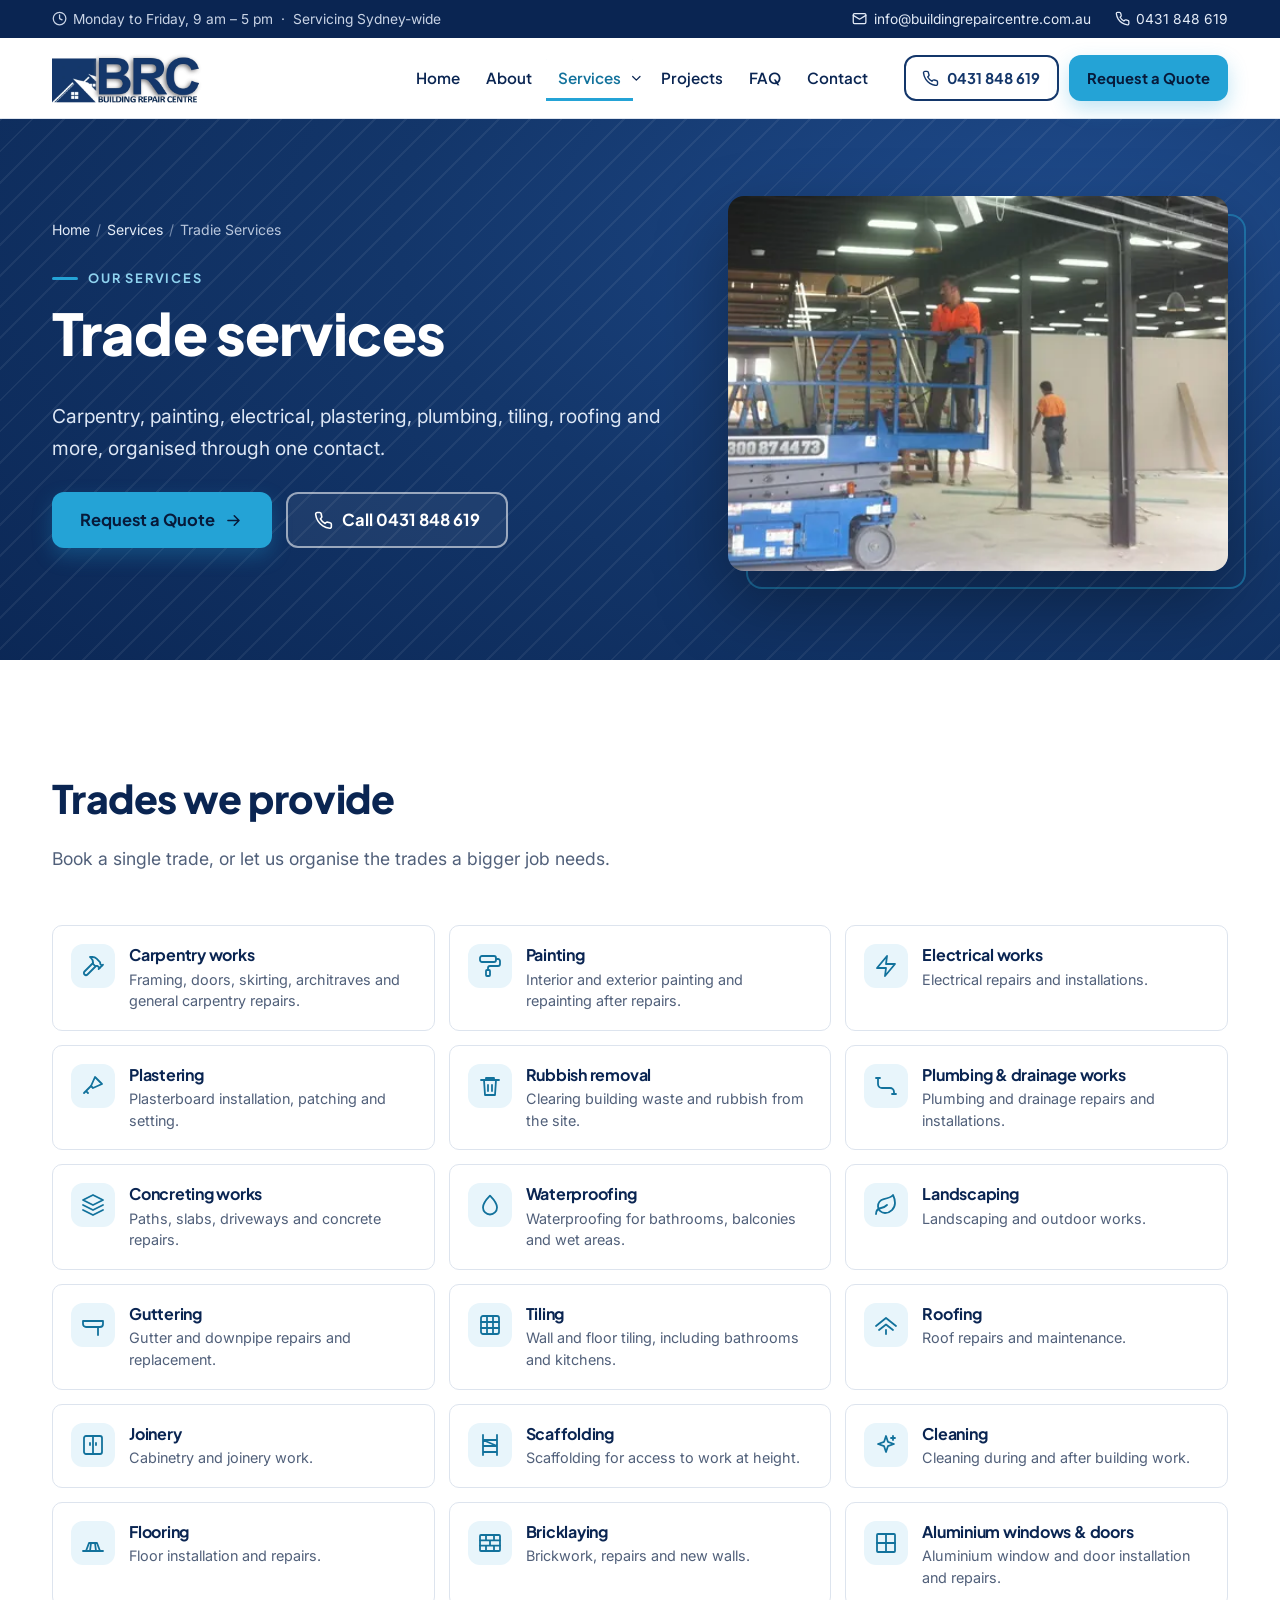
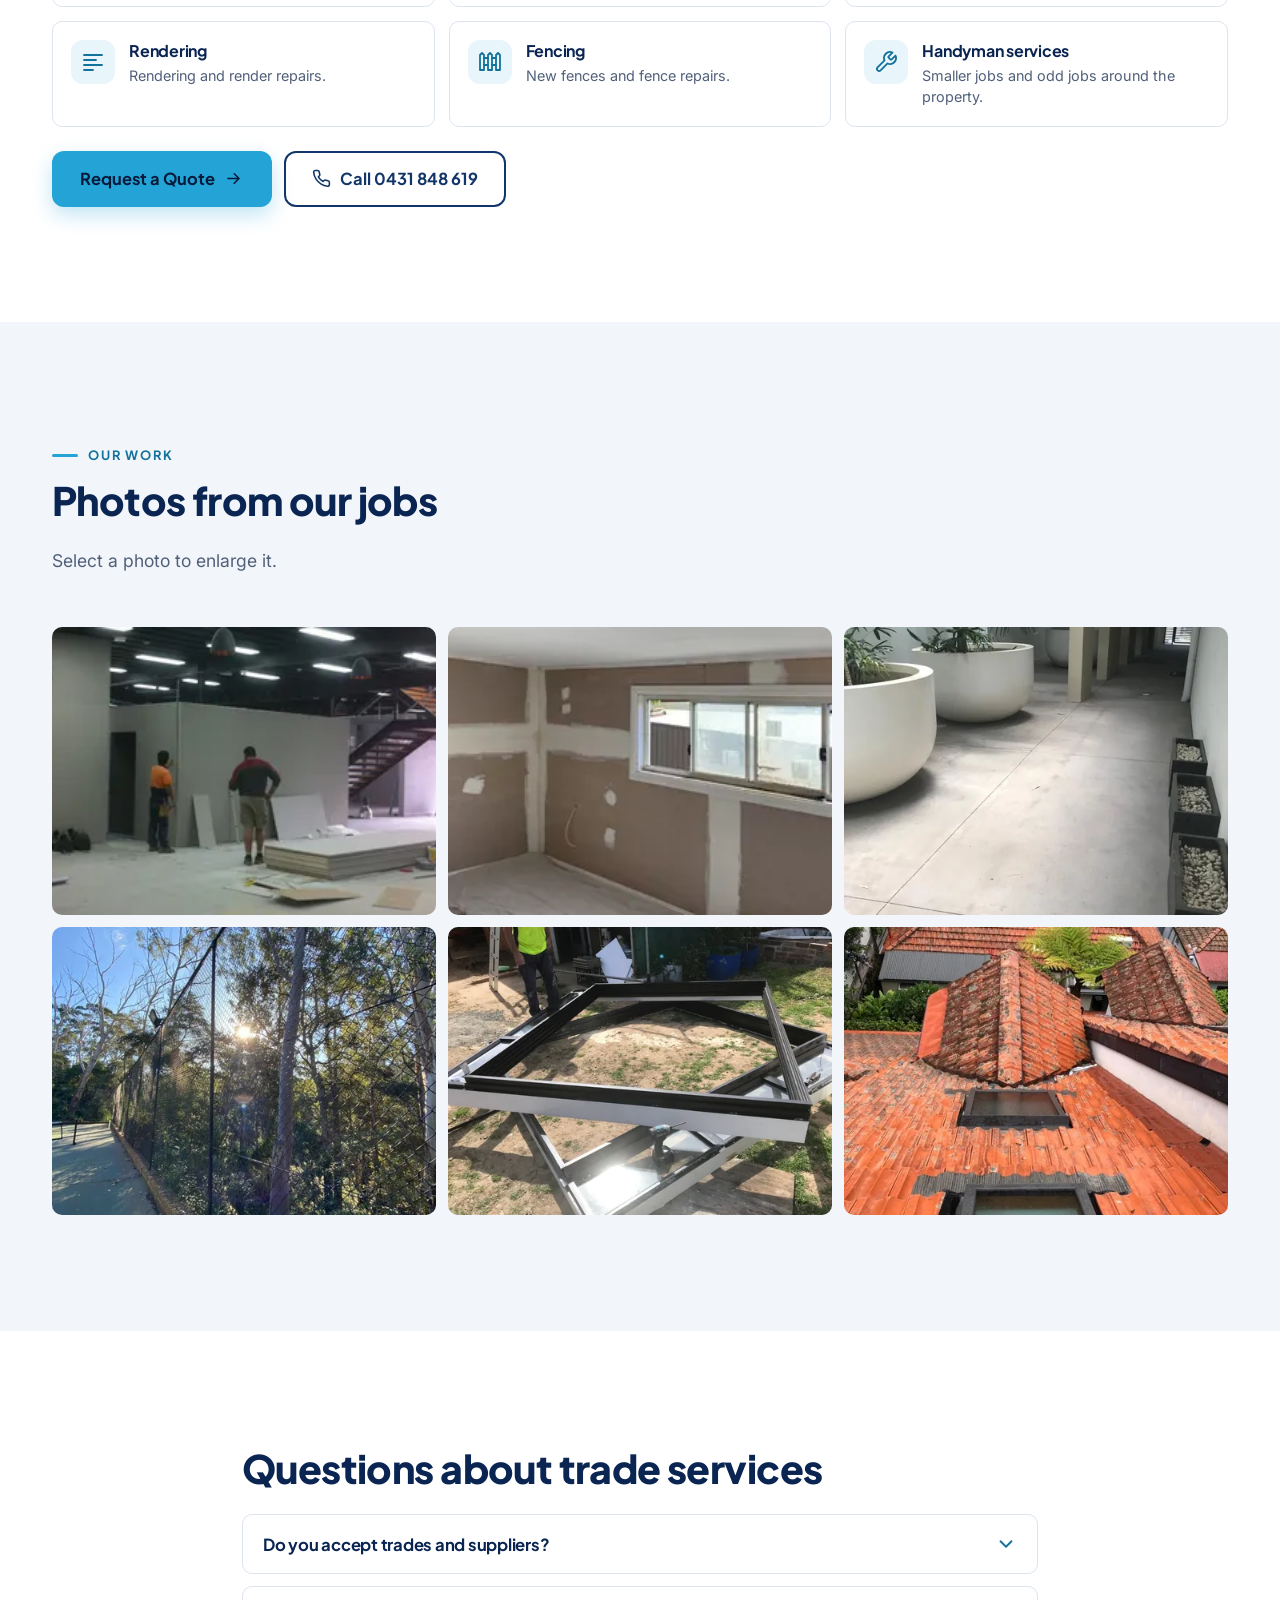
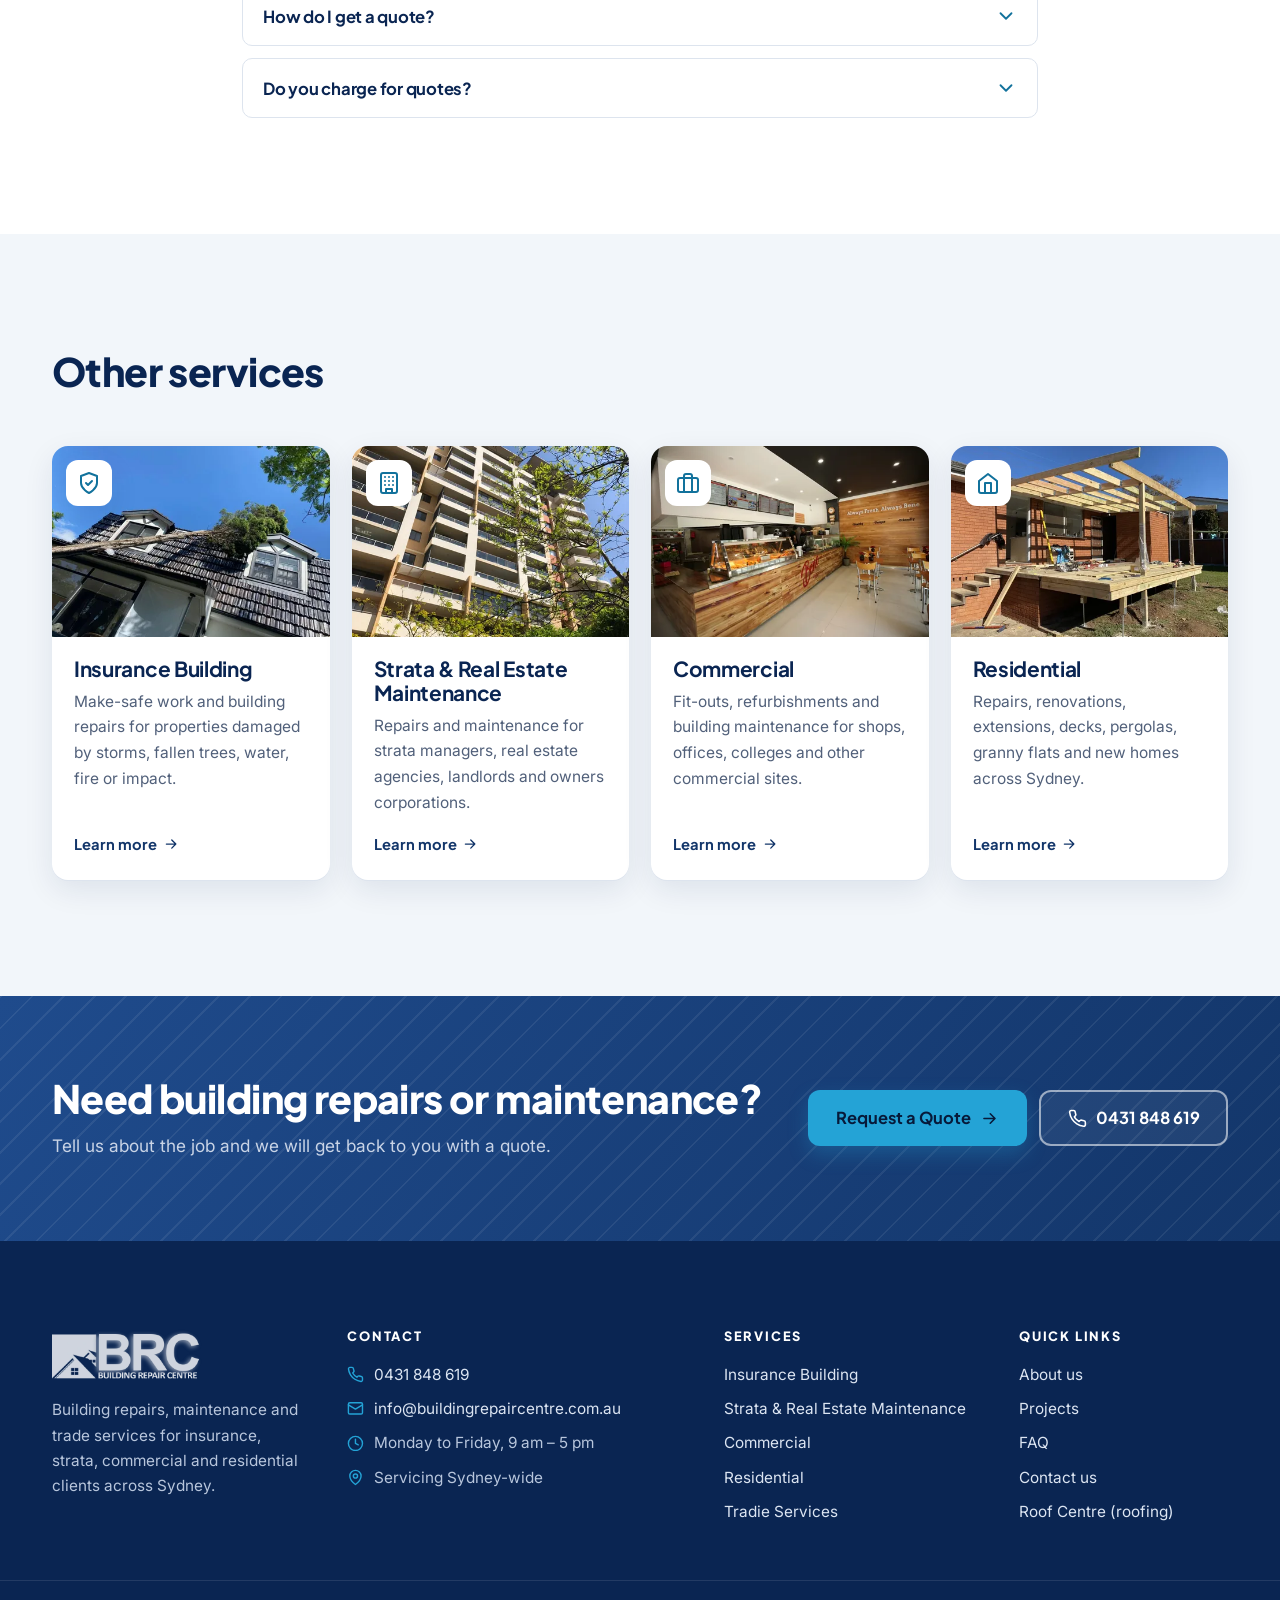
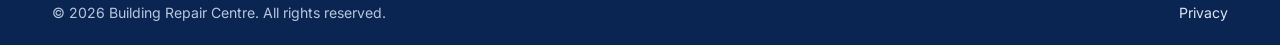
<file: tradie-services/index.html>
<!doctype html>
<html lang="en-AU">
<head>
<meta charset="utf-8">
<meta name="viewport" content="width=device-width, initial-scale=1">
<title>Trade Services in Sydney | Building Repair Centre</title>
<meta name="description" content="Trade services across Sydney: carpentry, painting, electrical, plastering, plumbing, tiling, roofing, rendering, fencing and more. Call 0431 848 619.">
<link rel="canonical" href="https://www.buildingrepaircentre.com.au/tradie-services/">
<meta property="og:type" content="website">
<meta property="og:site_name" content="Building Repair Centre">
<meta property="og:locale" content="en_AU">
<meta property="og:title" content="Trade Services in Sydney | Building Repair Centre">
<meta property="og:description" content="Trade services across Sydney: carpentry, painting, electrical, plastering, plumbing, tiling, roofing, rendering, fencing and more. Call 0431 848 619.">
<meta property="og:url" content="https://www.buildingrepaircentre.com.au/tradie-services/">
<meta property="og:image" content="https://www.buildingrepaircentre.com.au/assets/img/og-building-repair-centre.jpg">
<meta name="twitter:card" content="summary_large_image">
<meta name="theme-color" content="#0a2552">
<link rel="icon" href="/favicon.ico" sizes="any">
<link rel="icon" href="/favicon-32.png" type="image/png" sizes="32x32">
<link rel="apple-touch-icon" href="/apple-touch-icon.png">
<link rel="manifest" href="/site.webmanifest">
<link rel="preconnect" href="https://fonts.googleapis.com">
<link rel="preconnect" href="https://fonts.gstatic.com" crossorigin>
<link rel="stylesheet" href="https://fonts.googleapis.com/css2?family=Inter:wght@400;500;600&family=Plus+Jakarta+Sans:wght@600;700;800&display=swap">
<link rel="stylesheet" href="/assets/css/site.css?v=586dcebb08">
<script>document.documentElement.classList.add('js')</script>
<script src="/assets/js/site.js?v=586dcebb08" defer></script>
<script type="application/ld+json">{"@context": "https://schema.org", "@type": "BreadcrumbList", "itemListElement": [{"@type": "ListItem", "position": 1, "name": "Home", "item": "https://www.buildingrepaircentre.com.au/"}, {"@type": "ListItem", "position": 2, "name": "Services", "item": "https://www.buildingrepaircentre.com.au/services/"}, {"@type": "ListItem", "position": 3, "name": "Tradie Services", "item": "https://www.buildingrepaircentre.com.au/tradie-services/"}]}</script><script type="application/ld+json">{"@context": "https://schema.org", "@type": "FAQPage", "mainEntity": [{"@type": "Question", "name": "Do you accept trades and suppliers?", "acceptedAnswer": {"@type": "Answer", "text": "Yes. We accept trades, suppliers and individual tradespeople. Email info@buildingrepaircentre.com.au with your trade and contact details."}}, {"@type": "Question", "name": "How do I get a quote?", "acceptedAnswer": {"@type": "Answer", "text": "Call us on 0431 848 619 or send an enquiry. Include the address or suburb, a description of the work and, if you can, a few photos."}}, {"@type": "Question", "name": "Do you charge for quotes?", "acceptedAnswer": {"@type": "Answer", "text": "No. Quotes are free. For some jobs we will need to inspect the property before we can quote."}}]}</script>
</head>
<body>
<a class="skip-link" href="#main">Skip to content</a>
<div class="topbar">
  <div class="container topbar__inner">
    <span><svg class="icon" viewBox="0 0 24 24" aria-hidden="true" focusable="false"><circle cx="12" cy="12" r="10"/><path d="M12 6v6l4 2"/></svg> Monday to Friday, 9 am – 5 pm &nbsp;·&nbsp; Servicing Sydney-wide</span>
    <span class="topbar__links"><a href="mailto:info@buildingrepaircentre.com.au"><svg class="icon" viewBox="0 0 24 24" aria-hidden="true" focusable="false"><rect x="2" y="4" width="20" height="16" rx="2"/><path d="m22 7-10 6L2 7"/></svg> info@buildingrepaircentre.com.au</a><a href="tel:+61431848619"><svg class="icon" viewBox="0 0 24 24" aria-hidden="true" focusable="false"><path d="M22 16.92v3a2 2 0 0 1-2.18 2 19.79 19.79 0 0 1-8.63-3.07 19.5 19.5 0 0 1-6-6 19.79 19.79 0 0 1-3.07-8.67A2 2 0 0 1 4.11 2h3a2 2 0 0 1 2 1.72c.13.96.36 1.9.7 2.81a2 2 0 0 1-.45 2.11L8.09 9.91a16 16 0 0 0 6 6l1.27-1.27a2 2 0 0 1 2.11-.45c.91.34 1.85.57 2.81.7A2 2 0 0 1 22 16.92z"/></svg> 0431 848 619</a></span>
  </div>
</div>
<header class="site-header" data-header>
  <div class="container site-header__inner">
    <a class="brand" href="/" aria-label="Building Repair Centre home">
      <img src="/assets/img/logo.webp" width="466" height="156" alt="Building Repair Centre">
    </a>
    <nav class="nav" id="site-nav" aria-label="Main">
      <ul class="nav__list" role="list">
        <li><a href="/">Home</a></li>
        <li><a href="/about-us/">About</a></li>
        <li class="nav__has-sub is-active">
          <a href="/services/">Services</a>
          <button class="nav__sub-toggle" type="button" aria-expanded="false" aria-controls="sub-services"><span class="visually-hidden">Show services</span><svg class="icon" viewBox="0 0 24 24" aria-hidden="true" focusable="false"><path d="m6 9 6 6 6-6"/></svg></button>
          <div class="nav__sub" id="sub-services">
            <ul role="list"><li><a href="/insurance-building/"><svg class="icon" viewBox="0 0 24 24" aria-hidden="true" focusable="false"><path d="M12 22s8-4 8-10V5l-8-3-8 3v7c0 6 8 10 8 10z"/><path d="m9 12 2 2 4-4"/></svg>Insurance Building</a></li><li><a href="/strata-real-estate-maintenance/"><svg class="icon" viewBox="0 0 24 24" aria-hidden="true" focusable="false"><rect x="4" y="2" width="16" height="20" rx="2"/><path d="M9 22v-4h6v4M8 6h.01M12 6h.01M16 6h.01M8 10h.01M12 10h.01M16 10h.01M8 14h.01M12 14h.01M16 14h.01"/></svg>Strata &amp; Real Estate Maintenance</a></li><li><a href="/commercial/"><svg class="icon" viewBox="0 0 24 24" aria-hidden="true" focusable="false"><rect x="2" y="7" width="20" height="14" rx="2"/><path d="M16 21V5a2 2 0 0 0-2-2h-4a2 2 0 0 0-2 2v16"/></svg>Commercial</a></li><li><a href="/residential/"><svg class="icon" viewBox="0 0 24 24" aria-hidden="true" focusable="false"><path d="m3 10 9-7 9 7v10a2 2 0 0 1-2 2H5a2 2 0 0 1-2-2z"/><path d="M9 22V12h6v10"/></svg>Residential</a></li><li><a href="/tradie-services/" aria-current="page"><svg class="icon" viewBox="0 0 24 24" aria-hidden="true" focusable="false"><path d="M14.7 6.3a1 1 0 0 0 0 1.4l1.6 1.6a1 1 0 0 0 1.4 0l3.77-3.77a6 6 0 0 1-7.94 7.94l-6.91 6.91a2.12 2.12 0 0 1-3-3l6.91-6.91a6 6 0 0 1 7.94-7.94l-3.76 3.76z"/></svg>Tradie Services</a></li></ul>
          </div>
        </li>
        <li><a href="/projects/">Projects</a></li>
        <li><a href="/faq/">FAQ</a></li>
        <li><a href="/contact-us/">Contact</a></li>
      </ul>
      <div class="nav__mobile-cta">
        <a class="btn btn--accent btn--block" href="/contact-us/#quote"><svg class="icon" viewBox="0 0 24 24" aria-hidden="true" focusable="false"><path d="M14 2H6a2 2 0 0 0-2 2v16a2 2 0 0 0 2 2h12a2 2 0 0 0 2-2V8z"/><path d="M14 2v6h6M16 13H8M16 17H8M10 9H8"/></svg> Request a Quote</a>
        <a class="btn btn--ghost-light btn--block" href="tel:+61431848619"><svg class="icon" viewBox="0 0 24 24" aria-hidden="true" focusable="false"><path d="M22 16.92v3a2 2 0 0 1-2.18 2 19.79 19.79 0 0 1-8.63-3.07 19.5 19.5 0 0 1-6-6 19.79 19.79 0 0 1-3.07-8.67A2 2 0 0 1 4.11 2h3a2 2 0 0 1 2 1.72c.13.96.36 1.9.7 2.81a2 2 0 0 1-.45 2.11L8.09 9.91a16 16 0 0 0 6 6l1.27-1.27a2 2 0 0 1 2.11-.45c.91.34 1.85.57 2.81.7A2 2 0 0 1 22 16.92z"/></svg> Call 0431 848 619</a>
        <p>Monday to Friday, 9 am – 5 pm<br><a href="mailto:info@buildingrepaircentre.com.au">info@buildingrepaircentre.com.au</a></p>
      </div>
    </nav>
    <div class="header-cta">
      <a class="btn btn--outline header-cta__call" href="tel:+61431848619" aria-label="Call 0431 848 619"><svg class="icon" viewBox="0 0 24 24" aria-hidden="true" focusable="false"><path d="M22 16.92v3a2 2 0 0 1-2.18 2 19.79 19.79 0 0 1-8.63-3.07 19.5 19.5 0 0 1-6-6 19.79 19.79 0 0 1-3.07-8.67A2 2 0 0 1 4.11 2h3a2 2 0 0 1 2 1.72c.13.96.36 1.9.7 2.81a2 2 0 0 1-.45 2.11L8.09 9.91a16 16 0 0 0 6 6l1.27-1.27a2 2 0 0 1 2.11-.45c.91.34 1.85.57 2.81.7A2 2 0 0 1 22 16.92z"/></svg><span>0431 848 619</span></a>
      <a class="btn btn--accent header-cta__quote" href="/contact-us/#quote">Request a Quote</a>
      <button class="menu-toggle" type="button" aria-expanded="false" aria-controls="site-nav" data-menu-toggle>
        <svg class="icon icon--open" viewBox="0 0 24 24" aria-hidden="true" focusable="false"><path d="M4 6h16M4 12h16M4 18h16"/></svg><svg class="icon icon--close" viewBox="0 0 24 24" aria-hidden="true" focusable="false"><path d="M18 6 6 18M6 6l12 12"/></svg><span class="visually-hidden">Menu</span>
      </button>
    </div>
  </div>
</header>
<main id="main" tabindex="-1">
<section class="page-hero">
  <div class="container page-hero__grid">
    <div class="page-hero__content">
      <nav class="breadcrumbs" aria-label="Breadcrumb"><ol role="list"><li><a href="/">Home</a></li><li><a href="/services/">Services</a></li><li aria-current="page">Tradie Services</li></ol></nav><p class="eyebrow eyebrow--light">Our services</p>
      <h1>Trade services</h1>
      <p class="page-hero__lead">Carpentry, painting, electrical, plastering, plumbing, tiling, roofing and more, organised through one contact.</p>
      <div class="hero__actions">
        <a class="btn btn--accent btn--lg" href="/contact-us/#quote">Request a Quote <svg class="icon" viewBox="0 0 24 24" aria-hidden="true" focusable="false"><path d="M5 12h14M13 6l6 6-6 6"/></svg></a>
        <a class="btn btn--ghost-light btn--lg" href="tel:+61431848619"><svg class="icon" viewBox="0 0 24 24" aria-hidden="true" focusable="false"><path d="M22 16.92v3a2 2 0 0 1-2.18 2 19.79 19.79 0 0 1-8.63-3.07 19.5 19.5 0 0 1-6-6 19.79 19.79 0 0 1-3.07-8.67A2 2 0 0 1 4.11 2h3a2 2 0 0 1 2 1.72c.13.96.36 1.9.7 2.81a2 2 0 0 1-.45 2.11L8.09 9.91a16 16 0 0 0 6 6l1.27-1.27a2 2 0 0 1 2.11-.45c.91.34 1.85.57 2.81.7A2 2 0 0 1 22 16.92z"/></svg> Call 0431 848 619</a>
      </div>
    </div>
    <div class="page-hero__photo"><img src="/assets/img/camperdown-3-800.webp" srcset="/assets/img/camperdown-3-480.webp 480w, /assets/img/camperdown-3-800.webp 800w, /assets/img/camperdown-3-1200.webp 1200w" sizes="(min-width: 900px) 500px, min(560px, 92vw)" width="800" height="333" alt="Camperdown fit-out: scissor lift and tradespeople working on ceilings" loading="eager" decoding="async" fetchpriority="high"></div>
  </div>
</section>
<section class="section">
  <div class="container">
    <div class="section-head reveal">
      <h2>Trades we provide</h2>
      <p>Book a single trade, or let us organise the trades a bigger job needs.</p>
    </div>
    <ul class="trades trades--full" role="list"><li class="trade reveal"><svg class="icon" viewBox="0 0 24 24" aria-hidden="true" focusable="false"><path d="m15 12-8.5 8.5a2.12 2.12 0 0 1-3-3L12 9"/><path d="M17.64 15 22 10.64"/><path d="m20.91 11.7-1.25-1.25a1.5 1.5 0 0 1-.44-1.06v-.62a1 1 0 0 0-.29-.7L15.6 4.73A6 6 0 0 0 11.36 3H9l.92.82A6.18 6.18 0 0 1 12 8.4v1.56l2 2h2.47l2.26 1.91"/></svg><div><h3>Carpentry works</h3><p>Framing, doors, skirting, architraves and general carpentry repairs.</p></div></li><li class="trade reveal"><svg class="icon" viewBox="0 0 24 24" aria-hidden="true" focusable="false"><rect x="2" y="2" width="16" height="6" rx="2"/><path d="M10 16v-2a2 2 0 0 1 2-2h8a2 2 0 0 0 2-2V7a2 2 0 0 0-2-2h-2"/><rect x="8" y="16" width="4" height="6" rx="1"/></svg><div><h3>Painting</h3><p>Interior and exterior painting and repainting after repairs.</p></div></li><li class="trade reveal"><svg class="icon" viewBox="0 0 24 24" aria-hidden="true" focusable="false"><path d="M13 2 3 14h9l-1 8 10-12h-9l1-8z"/></svg><div><h3>Electrical works</h3><p>Electrical repairs and installations.</p></div></li><li class="trade reveal"><svg class="icon" viewBox="0 0 24 24" aria-hidden="true" focusable="false"><path d="m14 3 7 7-9 4-2-2z"/><path d="m10 12-7 7M5 17l2 2"/></svg><div><h3>Plastering</h3><p>Plasterboard installation, patching and setting.</p></div></li><li class="trade reveal"><svg class="icon" viewBox="0 0 24 24" aria-hidden="true" focusable="false"><path d="M3 6h18M8 6V4h8v2M6 6l1 15h10l1-15"/><path d="M10 11v6M14 11v6"/></svg><div><h3>Rubbish removal</h3><p>Clearing building waste and rubbish from the site.</p></div></li><li class="trade reveal"><svg class="icon" viewBox="0 0 24 24" aria-hidden="true" focusable="false"><path d="M4 4v6a4 4 0 0 0 4 4h8a4 4 0 0 1 4 4v2"/><path d="M2 4h4M18 20h4"/></svg><div><h3>Plumbing &amp; drainage works</h3><p>Plumbing and drainage repairs and installations.</p></div></li><li class="trade reveal"><svg class="icon" viewBox="0 0 24 24" aria-hidden="true" focusable="false"><path d="m12 2 10 5-10 5L2 7z"/><path d="m2 17 10 5 10-5M2 12l10 5 10-5"/></svg><div><h3>Concreting works</h3><p>Paths, slabs, driveways and concrete repairs.</p></div></li><li class="trade reveal"><svg class="icon" viewBox="0 0 24 24" aria-hidden="true" focusable="false"><path d="M12 2.7s7 7.1 7 11.8a7 7 0 0 1-14 0C5 9.8 12 2.7 12 2.7z"/></svg><div><h3>Waterproofing</h3><p>Waterproofing for bathrooms, balconies and wet areas.</p></div></li><li class="trade reveal"><svg class="icon" viewBox="0 0 24 24" aria-hidden="true" focusable="false"><path d="M11 20A7 7 0 0 1 9.8 6.1C15.5 5 17 4.48 19 2c1 2 2 4.18 2 8 0 5.5-4.78 10-10 10Z"/><path d="M2 21c0-3 1.85-5.36 5.08-6C9.5 14.52 12 13 13 12"/></svg><div><h3>Landscaping</h3><p>Landscaping and outdoor works.</p></div></li><li class="trade reveal"><svg class="icon" viewBox="0 0 24 24" aria-hidden="true" focusable="false"><path d="M2 8h20v3a3 3 0 0 1-3 3H5a3 3 0 0 1-3-3z"/><path d="M17 14v8"/></svg><div><h3>Guttering</h3><p>Gutter and downpipe repairs and replacement.</p></div></li><li class="trade reveal"><svg class="icon" viewBox="0 0 24 24" aria-hidden="true" focusable="false"><rect x="3" y="3" width="18" height="18" rx="2"/><path d="M3 9h18M3 15h18M9 3v18M15 3v18"/></svg><div><h3>Tiling</h3><p>Wall and floor tiling, including bathrooms and kitchens.</p></div></li><li class="trade reveal"><svg class="icon" viewBox="0 0 24 24" aria-hidden="true" focusable="false"><path d="m2 13 10-8 10 8"/><path d="m5 17 7-5.5 7 5.5"/><path d="M12 21v-4"/></svg><div><h3>Roofing</h3><p>Roof repairs and maintenance.</p></div></li><li class="trade reveal"><svg class="icon" viewBox="0 0 24 24" aria-hidden="true" focusable="false"><rect x="3" y="3" width="18" height="18" rx="2"/><path d="M12 3v18M9 10v2M15 10v2"/></svg><div><h3>Joinery</h3><p>Cabinetry and joinery work.</p></div></li><li class="trade reveal"><svg class="icon" viewBox="0 0 24 24" aria-hidden="true" focusable="false"><path d="M5 2v20M19 2v20M5 7h14M5 13h14M5 19h14M5 7l14 6"/></svg><div><h3>Scaffolding</h3><p>Scaffolding for access to work at height.</p></div></li><li class="trade reveal"><svg class="icon" viewBox="0 0 24 24" aria-hidden="true" focusable="false"><path d="m12 3 1.9 5.8L20 11l-6.1 2.2L12 19l-1.9-5.8L4 11l6.1-2.2z"/><path d="M19 3v4M17 5h4"/></svg><div><h3>Cleaning</h3><p>Cleaning during and after building work.</p></div></li><li class="trade reveal"><svg class="icon" viewBox="0 0 24 24" aria-hidden="true" focusable="false"><path d="M2 20h20"/><path d="m5 20 3-8h8l3 8"/><path d="m10 12-1 8M14 12l1 8"/></svg><div><h3>Flooring</h3><p>Floor installation and repairs.</p></div></li><li class="trade reveal"><svg class="icon" viewBox="0 0 24 24" aria-hidden="true" focusable="false"><rect x="2" y="4" width="20" height="16" rx="1"/><path d="M2 9.3h20M2 14.6h20M8 4v5.3M16 4v5.3M12 9.3v5.3M8 14.6V20M16 14.6V20"/></svg><div><h3>Bricklaying</h3><p>Brickwork, repairs and new walls.</p></div></li><li class="trade reveal"><svg class="icon" viewBox="0 0 24 24" aria-hidden="true" focusable="false"><rect x="3" y="3" width="18" height="18" rx="1"/><path d="M12 3v18M3 12h18"/></svg><div><h3>Aluminium windows &amp; doors</h3><p>Aluminium window and door installation and repairs.</p></div></li><li class="trade reveal"><svg class="icon" viewBox="0 0 24 24" aria-hidden="true" focusable="false"><path d="M3 5h18M3 10h12M3 15h18M3 20h9"/></svg><div><h3>Rendering</h3><p>Rendering and render repairs.</p></div></li><li class="trade reveal"><svg class="icon" viewBox="0 0 24 24" aria-hidden="true" focusable="false"><path d="M4 3 2 5v15h4V5zM12 3l-2 2v15h4V5zM20 3l-2 2v15h4V5z"/><path d="M6 8h4M14 8h4M6 15h4M14 15h4"/></svg><div><h3>Fencing</h3><p>New fences and fence repairs.</p></div></li><li class="trade reveal"><svg class="icon" viewBox="0 0 24 24" aria-hidden="true" focusable="false"><path d="M14.7 6.3a1 1 0 0 0 0 1.4l1.6 1.6a1 1 0 0 0 1.4 0l3.77-3.77a6 6 0 0 1-7.94 7.94l-6.91 6.91a2.12 2.12 0 0 1-3-3l6.91-6.91a6 6 0 0 1 7.94-7.94l-3.76 3.76z"/></svg><div><h3>Handyman services</h3><p>Smaller jobs and odd jobs around the property.</p></div></li></ul>
    <div class="btn-row">
      <a class="btn btn--accent btn--lg" href="/contact-us/?service=tradie-services#quote">Request a Quote <svg class="icon" viewBox="0 0 24 24" aria-hidden="true" focusable="false"><path d="M5 12h14M13 6l6 6-6 6"/></svg></a>
      <a class="btn btn--outline btn--lg" href="tel:+61431848619"><svg class="icon" viewBox="0 0 24 24" aria-hidden="true" focusable="false"><path d="M22 16.92v3a2 2 0 0 1-2.18 2 19.79 19.79 0 0 1-8.63-3.07 19.5 19.5 0 0 1-6-6 19.79 19.79 0 0 1-3.07-8.67A2 2 0 0 1 4.11 2h3a2 2 0 0 1 2 1.72c.13.96.36 1.9.7 2.81a2 2 0 0 1-.45 2.11L8.09 9.91a16 16 0 0 0 6 6l1.27-1.27a2 2 0 0 1 2.11-.45c.91.34 1.85.57 2.81.7A2 2 0 0 1 22 16.92z"/></svg> Call 0431 848 619</a>
    </div>
  </div>
</section>
<section class="section section--tint">
  <div class="container">
    <div class="section-head reveal">
      <p class="eyebrow">Our work</p>
      <h2>Photos from our jobs</h2>
      <p>Select a photo to enlarge it.</p>
    </div>
    <ul class="gallery gallery--3" role="list"><li><button type="button" class="gallery__item" data-full="/assets/img/camperdown-1-1200.webp" data-caption="Camperdown fit-out: tradespeople installing plasterboard walls" aria-label="View larger: Camperdown fit-out: tradespeople installing plasterboard walls"><img src="/assets/img/camperdown-1-800.webp" srcset="/assets/img/camperdown-1-480.webp 480w, /assets/img/camperdown-1-800.webp 800w, /assets/img/camperdown-1-1200.webp 1200w" sizes="(min-width: 1000px) 25vw, (min-width: 600px) 33vw, 50vw" width="800" height="333" alt="Camperdown fit-out: tradespeople installing plasterboard walls" loading="lazy" decoding="async"></button></li><li><button type="button" class="gallery__item" data-full="/assets/img/plastered-room-1200.webp" data-caption="Room with new plasterboard walls set and ready for painting" aria-label="View larger: Room with new plasterboard walls set and ready for painting"><img src="/assets/img/plastered-room-800.webp" srcset="/assets/img/plastered-room-480.webp 480w, /assets/img/plastered-room-800.webp 800w, /assets/img/plastered-room-1200.webp 1200w" sizes="(min-width: 1000px) 25vw, (min-width: 600px) 33vw, 50vw" width="800" height="333" alt="Room with new plasterboard walls set and ready for painting" loading="lazy" decoding="async"></button></li><li><button type="button" class="gallery__item" data-full="/assets/img/concrete-courtyard-768.webp" data-caption="Concrete courtyard path with planters" aria-label="View larger: Concrete courtyard path with planters"><img src="/assets/img/concrete-courtyard-768.webp" srcset="/assets/img/concrete-courtyard-480.webp 480w, /assets/img/concrete-courtyard-768.webp 768w" sizes="(min-width: 1000px) 25vw, (min-width: 600px) 33vw, 50vw" width="768" height="1024" alt="Concrete courtyard path with planters" loading="lazy" decoding="async"></button></li><li><button type="button" class="gallery__item" data-full="/assets/img/fence-walkway-956.webp" data-caption="Tall black fence along a bush walkway" aria-label="View larger: Tall black fence along a bush walkway"><img src="/assets/img/fence-walkway-800.webp" srcset="/assets/img/fence-walkway-480.webp 480w, /assets/img/fence-walkway-800.webp 800w, /assets/img/fence-walkway-956.webp 956w" sizes="(min-width: 1000px) 25vw, (min-width: 600px) 33vw, 50vw" width="800" height="1068" alt="Tall black fence along a bush walkway" loading="lazy" decoding="async"></button></li><li><button type="button" class="gallery__item" data-full="/assets/img/aluminium-frame-1600.webp" data-caption="Aluminium frame on site ready for installation" aria-label="View larger: Aluminium frame on site ready for installation"><img src="/assets/img/aluminium-frame-800.webp" srcset="/assets/img/aluminium-frame-480.webp 480w, /assets/img/aluminium-frame-800.webp 800w, /assets/img/aluminium-frame-1200.webp 1200w, /assets/img/aluminium-frame-1600.webp 1600w" sizes="(min-width: 1000px) 25vw, (min-width: 600px) 33vw, 50vw" width="800" height="600" alt="Aluminium frame on site ready for installation" loading="lazy" decoding="async"></button></li><li><button type="button" class="gallery__item" data-full="/assets/img/tile-roof-skylights-956.webp" data-caption="Terracotta tile roof with two skylights" aria-label="View larger: Terracotta tile roof with two skylights"><img src="/assets/img/tile-roof-skylights-800.webp" srcset="/assets/img/tile-roof-skylights-480.webp 480w, /assets/img/tile-roof-skylights-800.webp 800w, /assets/img/tile-roof-skylights-956.webp 956w" sizes="(min-width: 1000px) 25vw, (min-width: 600px) 33vw, 50vw" width="800" height="1068" alt="Terracotta tile roof with two skylights" loading="lazy" decoding="async"></button></li></ul>
  </div>
</section>
<section class="section">
  <div class="container narrow reveal">
    <h2>Questions about trade services</h2>
    <div class="faq-list"><details class="faq"><summary><h3 class="faq__q">Do you accept trades and suppliers?</h3><svg class="icon" viewBox="0 0 24 24" aria-hidden="true" focusable="false"><path d="m6 9 6 6 6-6"/></svg></summary><div class="faq__a"><p>Yes. We accept trades, suppliers and individual tradespeople. Email <a href="mailto:info@buildingrepaircentre.com.au">info@buildingrepaircentre.com.au</a> with your trade and contact details.</p></div></details><details class="faq"><summary><h3 class="faq__q">How do I get a quote?</h3><svg class="icon" viewBox="0 0 24 24" aria-hidden="true" focusable="false"><path d="m6 9 6 6 6-6"/></svg></summary><div class="faq__a"><p>Call us on <a href="tel:+61431848619">0431 848 619</a> or <a href="/contact-us/#quote">send an enquiry</a>. Include the address or suburb, a description of the work and, if you can, a few photos.</p></div></details><details class="faq"><summary><h3 class="faq__q">Do you charge for quotes?</h3><svg class="icon" viewBox="0 0 24 24" aria-hidden="true" focusable="false"><path d="m6 9 6 6 6-6"/></svg></summary><div class="faq__a"><p>No. Quotes are free. For some jobs we will need to inspect the property before we can quote.</p></div></details></div>
  </div>
</section>
<section class="section section--tint">
  <div class="container">
    <div class="section-head reveal"><h2>Other services</h2></div>
    <ul class="sector-grid" role="list"><li class="sector reveal">
  <a href="/insurance-building/">
    <div class="sector__img"><img src="/assets/img/storm-tree-roof-800.webp" srcset="/assets/img/storm-tree-roof-480.webp 480w, /assets/img/storm-tree-roof-800.webp 800w, /assets/img/storm-tree-roof-1200.webp 1200w, /assets/img/storm-tree-roof-1276.webp 1276w" sizes="(min-width: 1100px) 300px, (min-width: 560px) 50vw, 100vw" width="800" height="599" alt="Tree fallen across the tiled roof of a two-storey house" loading="lazy" decoding="async"></div>
    <span class="sector__badge"><svg class="icon" viewBox="0 0 24 24" aria-hidden="true" focusable="false"><path d="M12 22s8-4 8-10V5l-8-3-8 3v7c0 6 8 10 8 10z"/><path d="m9 12 2 2 4-4"/></svg></span>
    <div class="sector__body">
      <h3>Insurance Building</h3>
      <p>Make-safe work and building repairs for properties damaged by storms, fallen trees, water, fire or impact.</p>
      <span class="sector__more">Learn more <svg class="icon" viewBox="0 0 24 24" aria-hidden="true" focusable="false"><path d="M5 12h14M13 6l6 6-6 6"/></svg></span>
    </div>
  </a>
</li><li class="sector reveal">
  <a href="/strata-real-estate-maintenance/">
    <div class="sector__img"><img src="/assets/img/redfern-apartments-800.webp" srcset="/assets/img/redfern-apartments-480.webp 480w, /assets/img/redfern-apartments-800.webp 800w, /assets/img/redfern-apartments-1200.webp 1200w, /assets/img/redfern-apartments-1600.webp 1600w" sizes="(min-width: 1100px) 300px, (min-width: 560px) 50vw, 100vw" width="800" height="600" alt="Multi-storey apartment building in Redfern" loading="lazy" decoding="async"></div>
    <span class="sector__badge"><svg class="icon" viewBox="0 0 24 24" aria-hidden="true" focusable="false"><rect x="4" y="2" width="16" height="20" rx="2"/><path d="M9 22v-4h6v4M8 6h.01M12 6h.01M16 6h.01M8 10h.01M12 10h.01M16 10h.01M8 14h.01M12 14h.01M16 14h.01"/></svg></span>
    <div class="sector__body">
      <h3>Strata &amp; Real Estate Maintenance</h3>
      <p>Repairs and maintenance for strata managers, real estate agencies, landlords and owners corporations.</p>
      <span class="sector__more">Learn more <svg class="icon" viewBox="0 0 24 24" aria-hidden="true" focusable="false"><path d="M5 12h14M13 6l6 6-6 6"/></svg></span>
    </div>
  </a>
</li><li class="sector reveal">
  <a href="/commercial/">
    <div class="sector__img"><img src="/assets/img/cafe-fitout-800.webp" srcset="/assets/img/cafe-fitout-480.webp 480w, /assets/img/cafe-fitout-800.webp 800w, /assets/img/cafe-fitout-1200.webp 1200w, /assets/img/cafe-fitout-1600.webp 1600w" sizes="(min-width: 1100px) 300px, (min-width: 560px) 50vw, 100vw" width="800" height="533" alt="Completed café fit-out with timber-clad counter, display cabinet and pendant lights" loading="lazy" decoding="async"></div>
    <span class="sector__badge"><svg class="icon" viewBox="0 0 24 24" aria-hidden="true" focusable="false"><rect x="2" y="7" width="20" height="14" rx="2"/><path d="M16 21V5a2 2 0 0 0-2-2h-4a2 2 0 0 0-2 2v16"/></svg></span>
    <div class="sector__body">
      <h3>Commercial</h3>
      <p>Fit-outs, refurbishments and building maintenance for shops, offices, colleges and other commercial sites.</p>
      <span class="sector__more">Learn more <svg class="icon" viewBox="0 0 24 24" aria-hidden="true" focusable="false"><path d="M5 12h14M13 6l6 6-6 6"/></svg></span>
    </div>
  </a>
</li><li class="sector reveal">
  <a href="/residential/">
    <div class="sector__img"><img src="/assets/img/deck-pergola-cn-800.webp" srcset="/assets/img/deck-pergola-cn-480.webp 480w, /assets/img/deck-pergola-cn-800.webp 800w, /assets/img/deck-pergola-cn-1200.webp 1200w, /assets/img/deck-pergola-cn-1600.webp 1600w" sizes="(min-width: 1100px) 300px, (min-width: 560px) 50vw, 100vw" width="800" height="600" alt="Chipping Norton: new timber deck and pergola framing at the back of a brick home" loading="lazy" decoding="async"></div>
    <span class="sector__badge"><svg class="icon" viewBox="0 0 24 24" aria-hidden="true" focusable="false"><path d="m3 10 9-7 9 7v10a2 2 0 0 1-2 2H5a2 2 0 0 1-2-2z"/><path d="M9 22V12h6v10"/></svg></span>
    <div class="sector__body">
      <h3>Residential</h3>
      <p>Repairs, renovations, extensions, decks, pergolas, granny flats and new homes across Sydney.</p>
      <span class="sector__more">Learn more <svg class="icon" viewBox="0 0 24 24" aria-hidden="true" focusable="false"><path d="M5 12h14M13 6l6 6-6 6"/></svg></span>
    </div>
  </a>
</li></ul>
  </div>
</section>
</main>
<section class="cta-band" aria-labelledby="cta-band-title">
  <div class="container cta-band__inner">
    <div>
      <h2 id="cta-band-title">Need building repairs or maintenance?</h2>
      <p>Tell us about the job and we will get back to you with a quote.</p>
    </div>
    <div class="cta-band__actions">
      <a class="btn btn--accent btn--lg" href="/contact-us/#quote">Request a Quote <svg class="icon" viewBox="0 0 24 24" aria-hidden="true" focusable="false"><path d="M5 12h14M13 6l6 6-6 6"/></svg></a>
      <a class="btn btn--ghost-light btn--lg" href="tel:+61431848619"><svg class="icon" viewBox="0 0 24 24" aria-hidden="true" focusable="false"><path d="M22 16.92v3a2 2 0 0 1-2.18 2 19.79 19.79 0 0 1-8.63-3.07 19.5 19.5 0 0 1-6-6 19.79 19.79 0 0 1-3.07-8.67A2 2 0 0 1 4.11 2h3a2 2 0 0 1 2 1.72c.13.96.36 1.9.7 2.81a2 2 0 0 1-.45 2.11L8.09 9.91a16 16 0 0 0 6 6l1.27-1.27a2 2 0 0 1 2.11-.45c.91.34 1.85.57 2.81.7A2 2 0 0 1 22 16.92z"/></svg> 0431 848 619</a>
    </div>
  </div>
</section>
<footer class="site-footer">
  <div class="container site-footer__grid">
    <div class="site-footer__brand">
      <img src="/assets/img/logo-white.webp" width="466" height="156" alt="Building Repair Centre" loading="lazy">
      <p>Building repairs, maintenance and trade services for insurance, strata, commercial and residential clients across Sydney.</p>
    </div>
    <div>
      <h2 class="site-footer__title">Contact</h2>
      <ul class="site-footer__contact" role="list">
        <li><svg class="icon" viewBox="0 0 24 24" aria-hidden="true" focusable="false"><path d="M22 16.92v3a2 2 0 0 1-2.18 2 19.79 19.79 0 0 1-8.63-3.07 19.5 19.5 0 0 1-6-6 19.79 19.79 0 0 1-3.07-8.67A2 2 0 0 1 4.11 2h3a2 2 0 0 1 2 1.72c.13.96.36 1.9.7 2.81a2 2 0 0 1-.45 2.11L8.09 9.91a16 16 0 0 0 6 6l1.27-1.27a2 2 0 0 1 2.11-.45c.91.34 1.85.57 2.81.7A2 2 0 0 1 22 16.92z"/></svg><a href="tel:+61431848619">0431 848 619</a></li>
        <li><svg class="icon" viewBox="0 0 24 24" aria-hidden="true" focusable="false"><rect x="2" y="4" width="20" height="16" rx="2"/><path d="m22 7-10 6L2 7"/></svg><a href="mailto:info@buildingrepaircentre.com.au">info@buildingrepaircentre.com.au</a></li>
        <li><svg class="icon" viewBox="0 0 24 24" aria-hidden="true" focusable="false"><circle cx="12" cy="12" r="10"/><path d="M12 6v6l4 2"/></svg><span>Monday to Friday, 9 am – 5 pm</span></li>
        <li><svg class="icon" viewBox="0 0 24 24" aria-hidden="true" focusable="false"><path d="M20 10c0 6-8 12-8 12s-8-6-8-12a8 8 0 0 1 16 0Z"/><circle cx="12" cy="10" r="3"/></svg><span>Servicing Sydney-wide</span></li>
      </ul>
    </div>
    <div>
      <h2 class="site-footer__title">Services</h2>
      <ul role="list"><li><a href="/insurance-building/">Insurance Building</a></li><li><a href="/strata-real-estate-maintenance/">Strata &amp; Real Estate Maintenance</a></li><li><a href="/commercial/">Commercial</a></li><li><a href="/residential/">Residential</a></li><li><a href="/tradie-services/">Tradie Services</a></li></ul>
    </div>
    <div>
      <h2 class="site-footer__title">Quick links</h2>
      <ul role="list">
        <li><a href="/about-us/">About us</a></li>
        <li><a href="/projects/">Projects</a></li>
        <li><a href="/faq/">FAQ</a></li>
        <li><a href="/contact-us/">Contact us</a></li>
        <li><a href="https://www.roofcentre.com.au/" rel="noopener">Roof Centre (roofing)</a></li>
      </ul>
    </div>
  </div>
  <div class="site-footer__base">
    <div class="container">
      <p>&copy; 2026 Building Repair Centre. All rights reserved.</p>
      <p><a href="/privacy/">Privacy</a></p>
    </div>
  </div>
</footer>
<div class="mobile-bar" aria-label="Quick contact">
  <a class="mobile-bar__call" href="tel:+61431848619"><svg class="icon" viewBox="0 0 24 24" aria-hidden="true" focusable="false"><path d="M22 16.92v3a2 2 0 0 1-2.18 2 19.79 19.79 0 0 1-8.63-3.07 19.5 19.5 0 0 1-6-6 19.79 19.79 0 0 1-3.07-8.67A2 2 0 0 1 4.11 2h3a2 2 0 0 1 2 1.72c.13.96.36 1.9.7 2.81a2 2 0 0 1-.45 2.11L8.09 9.91a16 16 0 0 0 6 6l1.27-1.27a2 2 0 0 1 2.11-.45c.91.34 1.85.57 2.81.7A2 2 0 0 1 22 16.92z"/></svg> Call</a>
  <a class="mobile-bar__quote" href="/contact-us/#quote"><svg class="icon" viewBox="0 0 24 24" aria-hidden="true" focusable="false"><path d="M14 2H6a2 2 0 0 0-2 2v16a2 2 0 0 0 2 2h12a2 2 0 0 0 2-2V8z"/><path d="M14 2v6h6M16 13H8M16 17H8M10 9H8"/></svg> Request a Quote</a>
</div>
<dialog class="lightbox" data-lightbox aria-label="Photo viewer">
  <figure>
    <img alt="" data-lightbox-img>
    <figcaption data-lightbox-caption></figcaption>
  </figure>
  <button class="lightbox__btn lightbox__close" type="button" data-lightbox-close aria-label="Close"><svg class="icon" viewBox="0 0 24 24" aria-hidden="true" focusable="false"><path d="M18 6 6 18M6 6l12 12"/></svg></button>
  <button class="lightbox__btn lightbox__prev" type="button" data-lightbox-prev aria-label="Previous photo"><svg class="icon" viewBox="0 0 24 24" aria-hidden="true" focusable="false"><path d="M5 12h14M13 6l6 6-6 6"/></svg></button>
  <button class="lightbox__btn lightbox__next" type="button" data-lightbox-next aria-label="Next photo"><svg class="icon" viewBox="0 0 24 24" aria-hidden="true" focusable="false"><path d="M5 12h14M13 6l6 6-6 6"/></svg></button>
</dialog>
</body>
</html>
</file>
<file: assets/css/site.css>
/* Building Repair Centre — site styles */
:root {
  --navy: #13366a;        /* logo navy */
  --navy-deep: #0a2552;
  --navy-ink: #071a3a;
  --navy-soft: #1f4b8c;
  --sky: #24a3d6;         /* original site accent */
  --sky-strong: #12729c;  /* sky for text on white (AA) */
  --sky-soft: #e8f5fb;
  --ink: #142033;
  --muted: #51607a;
  --line: #dde4ee;
  --tint: #f2f6fa;
  --white: #fff;
  --radius: 16px;
  --radius-sm: 10px;
  --shadow: 0 10px 30px rgba(10, 37, 82, .09);
  --shadow-lg: 0 24px 60px rgba(10, 37, 82, .16);
  --font-head: "Plus Jakarta Sans", system-ui, -apple-system, "Segoe UI", sans-serif;
  --font-body: "Inter", system-ui, -apple-system, "Segoe UI", sans-serif;
  --gutter: clamp(16px, 4vw, 32px);
  --section: clamp(64px, 9vw, 116px);
  --header-h: 80px;
  --ease: cubic-bezier(.2, .7, .2, 1);
}

*, *::before, *::after { box-sizing: border-box; }
html { -webkit-text-size-adjust: 100%; scroll-behavior: smooth; scroll-padding-top: calc(var(--header-h) + 16px); }
body { margin: 0; font-family: var(--font-body); font-size: 1.0625rem; line-height: 1.65; color: var(--ink); background: var(--white); -webkit-font-smoothing: antialiased; }
img { max-width: 100%; height: auto; display: block; }
a { color: var(--navy-soft); text-underline-offset: 3px; }
a:hover { color: var(--sky-strong); }
h1, h2, h3, h4 { font-family: var(--font-head); color: var(--navy-deep); line-height: 1.15; letter-spacing: -.015em; margin: 0 0 .6em; }
h1 { font-size: clamp(2.1rem, 5vw, 3.6rem); font-weight: 800; }
h2 { font-size: clamp(1.65rem, 3.3vw, 2.45rem); font-weight: 800; }
h3 { font-size: clamp(1.12rem, 1.7vw, 1.3rem); font-weight: 700; }
p { margin: 0 0 1.1em; }
ul, ol { padding-left: 1.2em; }
[role="list"] { list-style: none; padding: 0; margin: 0; }
:focus-visible { outline: 3px solid var(--sky); outline-offset: 3px; border-radius: 4px; }
main:focus { outline: none; }
.visually-hidden { position: absolute !important; width: 1px; height: 1px; padding: 0; margin: -1px; overflow: hidden; clip: rect(0 0 0 0); white-space: nowrap; border: 0; }
.skip-link { position: absolute; left: 12px; top: -60px; z-index: 200; background: var(--navy-deep); color: var(--white); padding: 10px 16px; border-radius: var(--radius-sm); font-weight: 600; }
.skip-link:focus { top: 12px; color: var(--white); }
.container { width: 100%; max-width: 1240px; margin: 0 auto; padding: 0 var(--gutter); }
.narrow { max-width: 860px; }
.center { text-align: center; }
.icon { width: 1.1em; height: 1.1em; fill: none; stroke: currentColor; stroke-width: 2; stroke-linecap: round; stroke-linejoin: round; flex: none; }
.icon--xl { width: 64px; height: 64px; color: var(--sky-strong); margin: 0 auto 16px; }

/* Buttons */
.btn {
  display: inline-flex; align-items: center; justify-content: center; gap: .55em;
  min-height: 48px; padding: .75em 1.4em; border-radius: 12px; border: 2px solid transparent;
  font-family: var(--font-head); font-weight: 700; font-size: .98rem; line-height: 1.1;
  text-decoration: none; cursor: pointer; white-space: nowrap;
  transition: background-color .2s, color .2s, border-color .2s, transform .2s var(--ease), box-shadow .2s;
}
.btn .icon { width: 1.15em; height: 1.15em; }
.btn:hover { transform: translateY(-1px); }
.btn:active { transform: translateY(0); }
.btn--lg { min-height: 56px; padding: .9em 1.6em; font-size: 1.03rem; }
.btn--block { width: 100%; }
.btn--accent { background: var(--sky); color: var(--navy-ink); box-shadow: 0 8px 20px rgba(36, 163, 214, .28); }
.btn--accent:hover { background: #45b4e1; color: var(--navy-ink); }
.btn--primary { background: var(--navy); color: var(--white); }
.btn--primary:hover { background: var(--navy-soft); color: var(--white); }
.btn--outline { border-color: var(--navy); color: var(--navy); background: transparent; }
.btn--outline:hover { background: var(--navy); color: var(--white); }
.btn--ghost-light { border-color: rgba(255, 255, 255, .55); color: var(--white); background: rgba(255, 255, 255, .06); }
.btn--ghost-light:hover { border-color: var(--white); background: rgba(255, 255, 255, .14); color: var(--white); }
.btn-row { display: flex; flex-wrap: wrap; gap: 12px; margin-top: 24px; }
.btn-row--center { justify-content: center; }
.link-arrow { display: inline-flex; align-items: center; gap: .45em; font-weight: 700; font-family: var(--font-head); color: var(--navy); text-decoration: none; }
.link-arrow .icon { transition: transform .2s var(--ease); }
.link-arrow:hover .icon { transform: translateX(4px); }
.eyebrow { display: inline-flex; align-items: center; gap: 10px; font-family: var(--font-head); font-weight: 700; font-size: .8rem; letter-spacing: .14em; text-transform: uppercase; color: var(--sky-strong); margin-bottom: .9em; }
.eyebrow::before { content: ""; width: 26px; height: 3px; border-radius: 2px; background: var(--sky); }
.eyebrow--light { color: #8fd3ef; }

/* Top bar & header */
.topbar { background: var(--navy-deep); color: #c9d4e6; font-size: .86rem; }
.topbar__inner { display: flex; justify-content: space-between; align-items: center; min-height: 38px; gap: 16px; }
.topbar span, .topbar a { display: inline-flex; align-items: center; gap: .45em; }
.topbar__links { gap: 24px !important; }
.topbar a { color: #e3ebf7; text-decoration: none; }
.topbar a:hover { color: var(--sky); }
.site-header { position: sticky; top: 0; z-index: 100; background: rgba(255, 255, 255, .97); backdrop-filter: blur(10px); border-bottom: 1px solid var(--line); transition: box-shadow .25s; }
.site-header.is-scrolled { box-shadow: 0 8px 28px rgba(10, 37, 82, .1); }
.site-header__inner { display: flex; align-items: center; gap: 24px; min-height: var(--header-h); }
.brand img { width: 150px; height: auto; }
.nav { margin-left: auto; }
.nav__list { display: flex; align-items: center; gap: 2px; }
.nav__list > li { position: relative; display: flex; align-items: center; }
.nav__list > li > a { color: var(--navy-deep); text-decoration: none; font-family: var(--font-head); font-weight: 600; font-size: .95rem; padding: 10px 12px; border-radius: 8px; transition: color .2s, background-color .2s; }
.nav__list > li > a:hover { color: var(--sky-strong); background: var(--sky-soft); }
.nav__list > li > a[aria-current="page"], .nav__has-sub.is-active > a { color: var(--sky-strong); box-shadow: inset 0 -3px 0 var(--sky); border-radius: 8px 8px 0 0; }
.nav__sub-toggle { background: none; border: 0; color: var(--navy-deep); padding: 8px 4px; margin-left: -8px; cursor: pointer; display: inline-flex; border-radius: 6px; }
.nav__sub-toggle .icon { transition: transform .2s; }
.nav__sub {
  position: absolute; top: 100%; left: -16px; min-width: 330px; padding: 14px; background: var(--white);
  border-radius: var(--radius); box-shadow: var(--shadow-lg); border: 1px solid var(--line);
  opacity: 0; visibility: hidden; transform: translateY(8px); transition: opacity .2s, transform .2s var(--ease), visibility .2s;
}
.nav__sub::before { content: ""; position: absolute; top: -14px; left: 0; right: 0; height: 14px; }
.nav__has-sub:hover .nav__sub, .nav__has-sub:focus-within .nav__sub, .nav__has-sub.is-open .nav__sub { opacity: 1; visibility: visible; transform: none; }
.nav__has-sub.is-open .nav__sub-toggle .icon { transform: rotate(180deg); }
.nav__sub a { display: flex; align-items: center; gap: 12px; padding: 10px 12px; border-radius: 10px; color: var(--navy-deep); text-decoration: none; font-weight: 600; font-size: .95rem; }
.nav__sub a .icon { width: 34px; height: 34px; padding: 8px; border-radius: 9px; background: var(--sky-soft); color: var(--sky-strong); }
.nav__sub a:hover, .nav__sub a[aria-current="page"] { background: var(--tint); color: var(--navy); }
.nav__mobile-cta { display: none; }
.header-cta { display: flex; align-items: center; gap: 10px; }
.header-cta .btn { min-height: 46px; padding: .6em 1.1em; font-size: .92rem; }
.menu-toggle { display: none; background: none; border: 2px solid var(--line); color: var(--navy-deep); width: 46px; height: 46px; border-radius: 12px; align-items: center; justify-content: center; cursor: pointer; }
.menu-toggle .icon { width: 24px; height: 24px; }
.menu-toggle .icon--close { display: none; }
.menu-toggle[aria-expanded="true"] .icon--open { display: none; }
.menu-toggle[aria-expanded="true"] .icon--close { display: block; }

@media (max-width: 1180px) {
  .header-cta__call span { display: none; }
  .header-cta__call { width: 46px; padding: 0 !important; }
  .nav__list > li > a { padding: 10px 9px; }
}
@media (max-width: 1060px) {
  :root { --header-h: 70px; }
  .topbar { display: none; }
  /* backdrop-filter would make the header the containing block of the fixed menu */
  .site-header { backdrop-filter: none; background: var(--white); }
  .brand img { width: 124px; }
  .menu-toggle { display: inline-flex; }
  .header-cta__quote { display: none; }
  .header-cta { margin-left: auto; }
  .nav {
    position: fixed; inset: var(--header-h) 0 0 0; background: var(--navy-deep); overflow-y: auto; margin: 0;
    padding: 12px var(--gutter) 120px; display: none;
  }
  /* Closed menu uses display:none (an off-screen transform would widen the mobile layout viewport) */
  .nav.is-open { display: block; animation: nav-in .3s var(--ease) both; }
  .nav__list { flex-direction: column; align-items: stretch; gap: 0; }
  .nav__list > li { flex-wrap: wrap; border-bottom: 1px solid rgba(255, 255, 255, .1); }
  .nav__list > li > a { flex: 1; padding: 16px 4px; font-size: 1.1rem; color: var(--white); }
  .nav__list > li > a:hover { background: none; color: var(--sky); }
  .nav__list > li > a[aria-current="page"], .nav__has-sub.is-active > a { color: var(--sky); box-shadow: none; }
  .nav__sub-toggle { margin: 0; padding: 12px; color: var(--white); }
  .nav__sub-toggle .icon { width: 22px; height: 22px; }
  .nav__sub { position: static; display: none; min-width: 0; width: 100%; padding: 0 0 14px; background: none; box-shadow: none; border: 0; opacity: 1; visibility: visible; transform: none; transition: none; }
  .nav__has-sub:hover .nav__sub, .nav__has-sub:focus-within .nav__sub { display: none; }
  .nav__has-sub.is-open .nav__sub { display: block; }
  .nav__sub a { color: #e3ebf7; padding: 9px 8px; }
  .nav__sub a .icon { background: rgba(255, 255, 255, .08); color: var(--sky); width: 30px; height: 30px; padding: 7px; }
  .nav__sub a:hover, .nav__sub a[aria-current="page"] { background: rgba(255, 255, 255, .08); color: var(--sky); }
  .nav__mobile-cta { display: grid; gap: 12px; margin-top: 28px; color: #c9d4e6; font-size: .95rem; }
  .nav__mobile-cta a:not(.btn) { color: var(--sky); }
  body.nav-open { overflow: hidden; }
}

/* Mobile action bar */
.mobile-bar { display: none; }
@media (max-width: 760px) {
  .mobile-bar {
    position: fixed; z-index: 90; left: 0; right: 0; bottom: 0; display: grid; grid-template-columns: 1fr 1.5fr; gap: 8px;
    padding: 10px 12px calc(10px + env(safe-area-inset-bottom)); background: rgba(255, 255, 255, .97);
    backdrop-filter: blur(8px); box-shadow: 0 -6px 24px rgba(10, 37, 82, .16);
  }
  .mobile-bar a { display: flex; align-items: center; justify-content: center; gap: 8px; min-height: 50px; border-radius: 12px; font-family: var(--font-head); font-weight: 700; text-decoration: none; }
  .mobile-bar__call { background: var(--navy); color: var(--white); }
  .mobile-bar__quote { background: var(--sky); color: var(--navy-ink); }
  .mobile-bar a:hover { color: inherit; }
  body { padding-bottom: calc(76px + env(safe-area-inset-bottom)); }
  .header-cta__call { display: none !important; }
}

/* Home hero: text beside a photo collage (originals are max 1600px, so never stretched full width) */
.hero { position: relative; isolation: isolate; overflow: hidden; color: var(--white); background: radial-gradient(110% 130% at 90% 10%, var(--navy-soft) 0%, var(--navy) 42%, var(--navy-deep) 100%); }
.hero::before { content: ""; position: absolute; inset: 0; z-index: -1; opacity: .07; background: repeating-linear-gradient(135deg, #fff 0 2px, transparent 2px 22px); }
.hero__grid { display: grid; grid-template-columns: minmax(0, 1.05fr) minmax(0, 1fr); gap: clamp(36px, 5vw, 80px); align-items: center; padding-top: clamp(56px, 8vw, 104px); padding-bottom: clamp(64px, 9vw, 120px); }
.hero h1 { color: var(--white); max-width: 17ch; }
.hero__lead { font-size: clamp(1.06rem, 1.5vw, 1.24rem); max-width: 54ch; color: #dde7f5; margin-bottom: 30px; }
.hero__actions { display: flex; flex-wrap: wrap; gap: 14px; }
.hero__facts { display: flex; flex-wrap: wrap; gap: 10px 26px; margin-top: 40px !important; color: #e3ebf7; font-weight: 500; font-size: .95rem; }
.hero__facts li { display: inline-flex; align-items: center; gap: .55em; }
.hero__facts .icon { color: var(--sky); width: 1.3em; height: 1.3em; }
.collage { position: relative; display: grid; grid-template-columns: 1.15fr 1fr; grid-template-rows: auto auto; gap: 14px; }
.collage img { width: 100%; height: 100%; object-fit: cover; border-radius: var(--radius); box-shadow: 0 26px 60px rgba(0, 0, 0, .35); }
.collage__a { grid-row: 1 / 3; aspect-ratio: 3 / 4; }
.collage__b, .collage__c { aspect-ratio: 4 / 3.4; }
.collage::after { content: ""; position: absolute; z-index: -1; right: -22px; bottom: -22px; width: 55%; height: 55%; border-radius: var(--radius); background: var(--sky); opacity: .9; }
.hero__media-anim img { animation: rise .9s var(--ease) both; }
.hero__media-anim img:nth-child(2) { animation-delay: .12s; }
.hero__media-anim img:nth-child(3) { animation-delay: .24s; }
@keyframes nav-in { from { transform: translateX(40px); opacity: 0; } to { transform: none; opacity: 1; } }
@keyframes rise { from { opacity: 0; transform: translateY(18px); } to { opacity: 1; transform: none; } }
@media (max-width: 960px) {
  .hero__grid { grid-template-columns: 1fr; }
  .collage { max-width: 620px; margin-right: 22px; }
}

.page-hero { position: relative; isolation: isolate; overflow: hidden; color: var(--white); background: radial-gradient(120% 140% at 85% 20%, var(--navy-soft) 0%, var(--navy) 45%, var(--navy-deep) 100%); }
.page-hero::before { content: ""; position: absolute; inset: 0; z-index: -1; opacity: .06; background: repeating-linear-gradient(135deg, #fff 0 2px, transparent 2px 22px); }
.page-hero__grid { display: grid; grid-template-columns: minmax(0, 1fr) minmax(0, 500px); gap: clamp(32px, 5vw, 72px); align-items: center; padding-top: clamp(44px, 6vw, 88px); padding-bottom: clamp(52px, 7vw, 96px); }
.page-hero--sm .page-hero__grid { grid-template-columns: 1fr; padding-top: clamp(40px, 5vw, 72px); padding-bottom: clamp(44px, 5vw, 72px); }
.page-hero h1 { color: var(--white); max-width: 20ch; }
.page-hero__lead { font-size: clamp(1.05rem, 1.5vw, 1.2rem); max-width: 60ch; color: #dde7f5; margin: 0; }
.page-hero .hero__actions { margin-top: 28px; }
.page-hero__photo { position: relative; }
.page-hero__photo::before { content: ""; position: absolute; inset: 18px -18px -18px 18px; border: 2px solid rgba(36, 163, 214, .5); border-radius: var(--radius); }
.page-hero__photo img { position: relative; width: 100%; aspect-ratio: 4 / 3; object-fit: cover; border-radius: var(--radius); box-shadow: 0 30px 70px rgba(0, 0, 0, .35); }
@media (max-width: 900px) {
  .page-hero__grid { grid-template-columns: 1fr; }
  .page-hero__photo { max-width: 560px; margin-right: 18px; }
}
.breadcrumbs ol { display: flex; flex-wrap: wrap; gap: 6px; font-size: .88rem; color: #b8c6dc; margin-bottom: 18px; }
.breadcrumbs li + li::before { content: "/"; margin-right: 6px; opacity: .6; }
.breadcrumbs a { color: #e3ebf7; text-decoration: none; }
.breadcrumbs a:hover { color: var(--sky); }

/* Sections */
.section { padding: var(--section) 0; }
.section--tint { background: var(--tint); }
.section--dark { background: var(--navy-deep); color: #dce5f2; }
.section--dark h2, .section--dark h3 { color: var(--white); }
.section-head { max-width: 740px; margin-bottom: clamp(32px, 5vw, 52px); }
.section-head p:last-child { color: var(--muted); font-size: 1.1rem; margin-bottom: 0; }
.section-head--light p:last-child { color: #c9d4e6; }
.section-head--row { max-width: none; display: flex; justify-content: space-between; align-items: end; gap: 24px; flex-wrap: wrap; }
.section-head--row > div { max-width: 700px; }
.split { display: grid; grid-template-columns: 1fr 1fr; gap: clamp(36px, 6vw, 88px); align-items: center; }
.split--top { align-items: start; }
.split__text > p { color: #2f3b50; }
@media (max-width: 900px) { .split { grid-template-columns: 1fr; } }
.stack { position: relative; padding-bottom: 18%; }
.stack img { border-radius: var(--radius); box-shadow: var(--shadow-lg); object-fit: cover; }
.stack__a { width: 88%; aspect-ratio: 4 / 3.2; }
.stack__b { position: absolute; right: 0; bottom: 0; width: 46%; aspect-ratio: 1; border: 6px solid var(--white); }
.ticks { display: grid; gap: 10px; margin: 20px 0 28px !important; }
.ticks li { display: flex; gap: 12px; align-items: flex-start; }
.ticks .icon { width: 22px; height: 22px; padding: 3px; margin-top: 2px; border-radius: 50%; background: var(--sky-soft); color: var(--sky-strong); stroke-width: 3; }
.more-link { margin-top: 24px; }

/* Sector cards */
.sector-grid { display: grid; grid-template-columns: repeat(4, 1fr); gap: 22px; }
.sector-grid--5 { grid-template-columns: repeat(3, 1fr); }
@media (max-width: 1100px) { .sector-grid, .sector-grid--5 { grid-template-columns: repeat(2, 1fr); } }
@media (max-width: 560px) { .sector-grid, .sector-grid--5 { grid-template-columns: 1fr; } }
.sector a { position: relative; display: flex; flex-direction: column; height: 100%; background: var(--white); border-radius: var(--radius); overflow: hidden; text-decoration: none; color: inherit; box-shadow: 0 1px 0 var(--line), var(--shadow); transition: transform .3s var(--ease), box-shadow .3s; }
.sector a:hover { transform: translateY(-4px); box-shadow: var(--shadow-lg); color: inherit; }
.sector__img { aspect-ratio: 16 / 11; overflow: hidden; }
.sector__img img { width: 100%; height: 100%; object-fit: cover; transition: transform .6s var(--ease); }
.sector a:hover .sector__img img { transform: scale(1.05); }
.sector__badge { position: absolute; top: 14px; left: 14px; display: grid; place-items: center; width: 46px; height: 46px; border-radius: 12px; background: var(--white); color: var(--sky-strong); box-shadow: var(--shadow); }
.sector__badge .icon { width: 24px; height: 24px; }
.sector__body { padding: 20px 22px 24px; display: flex; flex-direction: column; flex: 1; }
.sector__body h3 { margin-bottom: .4em; }
.sector__body p { color: var(--muted); font-size: .97rem; flex: 1; }
.sector__more { display: inline-flex; align-items: center; gap: .4em; font-family: var(--font-head); font-weight: 700; font-size: .92rem; color: var(--navy); }
.sector__more .icon { transition: transform .2s var(--ease); }
.sector a:hover .sector__more .icon { transform: translateX(4px); }

/* Trades grid */
.trades { display: grid; grid-template-columns: repeat(auto-fill, minmax(220px, 1fr)); gap: 14px; }
.trade { display: flex; gap: 14px; align-items: flex-start; padding: 18px; background: var(--white); border: 1px solid var(--line); border-radius: var(--radius-sm); transition: border-color .2s, box-shadow .2s, transform .2s var(--ease); }
.trade:hover { border-color: #b8dcef; box-shadow: var(--shadow); transform: translateY(-2px); }
.trade .icon { width: 44px; height: 44px; padding: 10px; border-radius: 12px; background: var(--sky-soft); color: var(--sky-strong); stroke-width: 1.8; }
.trade h3 { font-size: 1rem; margin: 2px 0 4px; }
.trade p { margin: 0; color: var(--muted); font-size: .9rem; line-height: 1.5; }
.trades--compact { grid-template-columns: repeat(auto-fill, minmax(190px, 1fr)); gap: 10px; }
.trades--compact .trade { padding: 12px 14px; align-items: center; }
.trades--compact .trade .icon { width: 38px; height: 38px; padding: 9px; }
.trades--compact .trade h3 { margin: 0; font-size: .95rem; }
@media (min-width: 1100px) {
  .trades--compact { grid-template-columns: repeat(7, 1fr); }
  .trades--compact .trade { flex-direction: column; align-items: center; text-align: center; padding: 18px 10px; }
  .trades--compact .trade h3 { font-size: .9rem; }
}
.trades--full { grid-template-columns: repeat(3, 1fr); }
@media (max-width: 1000px) { .trades--full { grid-template-columns: repeat(2, 1fr); } }
@media (max-width: 600px) { .trades--full { grid-template-columns: 1fr; } }
.section--dark .trades--compact .trade { background: rgba(255, 255, 255, .05); border-color: rgba(255, 255, 255, .12); }
.section--dark .trades--compact .trade h3 { color: var(--white); }
.section--dark .trades--compact .trade .icon { background: rgba(36, 163, 214, .16); color: #8fd3ef; }

/* Clients */
.clients { display: grid; grid-template-columns: repeat(2, 1fr); gap: 10px 24px; }
@media (max-width: 560px) { .clients { grid-template-columns: 1fr; } }
.clients li { display: flex; gap: 10px; align-items: center; padding: 12px 0; border-bottom: 1px solid var(--line); font-weight: 500; }
.clients .icon { color: var(--sky-strong); }

/* Galleries */
.gallery { display: grid; grid-template-columns: repeat(4, 1fr); gap: 12px; }
@media (max-width: 1000px) { .gallery { grid-template-columns: repeat(3, 1fr); } }
@media (max-width: 600px) { .gallery { grid-template-columns: repeat(2, 1fr); gap: 8px; } }
.gallery__item { display: block; width: 100%; padding: 0; border: 0; background: var(--line); border-radius: var(--radius-sm); overflow: hidden; cursor: zoom-in; aspect-ratio: 4 / 3; position: relative; }
.gallery__item img { width: 100%; height: 100%; object-fit: cover; transition: transform .5s var(--ease); }
.gallery__item:hover img { transform: scale(1.06); }
.gallery__item::after { content: ""; position: absolute; inset: 0; box-shadow: inset 0 0 0 0 var(--sky); transition: box-shadow .2s; border-radius: inherit; }
.gallery__item:focus-visible::after { box-shadow: inset 0 0 0 4px var(--sky); }
.gallery--1 { grid-template-columns: minmax(0, 640px); }
.gallery--2 { grid-template-columns: repeat(2, minmax(0, 1fr)); max-width: 980px; }
@media (min-width: 601px) { .gallery--3 { grid-template-columns: repeat(3, 1fr); } }
@media (max-width: 600px) { .gallery--1 { grid-template-columns: 1fr; } }
.gallery--lead li:first-child { grid-column: span 2; grid-row: span 2; }
.gallery--lead li:first-child .gallery__item { aspect-ratio: auto; height: 100%; }
@media (max-width: 600px) { .gallery--lead li:first-child { grid-row: auto; } .gallery--lead li:first-child .gallery__item { aspect-ratio: 4 / 3; } }

/* Projects */
.chips { display: flex; flex-wrap: wrap; gap: 8px; margin-bottom: 32px; }
.chip { font: 600 .92rem/1 var(--font-head); padding: 11px 16px; border-radius: 999px; border: 1.5px solid var(--line); background: var(--white); color: var(--navy-deep); cursor: pointer; transition: background-color .2s, color .2s, border-color .2s; min-height: 42px; }
.chip:hover { border-color: var(--navy); }
.chip[aria-pressed="true"] { background: var(--navy); border-color: var(--navy); color: var(--white); }
.pgroups { display: grid; gap: clamp(40px, 6vw, 72px); }
.pgroup[hidden] { display: none; }
.pgroup__head { display: grid; grid-template-columns: minmax(0, 1fr) auto; gap: 8px 24px; align-items: end; margin-bottom: 18px; padding-bottom: 14px; border-bottom: 1px solid var(--line); }
.pgroup__head h3 { font-size: clamp(1.3rem, 2.4vw, 1.7rem); margin: 0; }
.pgroup__head p { margin: 6px 0 0; color: var(--muted); max-width: 70ch; }
.pgroup__tag { font: 700 .76rem/1 var(--font-head); letter-spacing: .1em; text-transform: uppercase; color: var(--sky-strong); background: var(--sky-soft); padding: 8px 12px; border-radius: 999px; white-space: nowrap; }
.pgroup__count { color: var(--muted); font-size: .9rem; }
@media (max-width: 600px) { .pgroup__head { grid-template-columns: 1fr; } .pgroup__tag { justify-self: start; } }
.featured { display: grid; grid-template-columns: repeat(3, 1fr); gap: 24px; }
@media (max-width: 960px) { .featured { grid-template-columns: 1fr 1fr; } }
@media (max-width: 620px) { .featured { grid-template-columns: 1fr; } }
.fp { background: var(--white); border-radius: var(--radius); overflow: hidden; box-shadow: var(--shadow); display: flex; flex-direction: column; }
.fp__img { aspect-ratio: 4 / 3; overflow: hidden; }
.fp__img img { width: 100%; height: 100%; object-fit: cover; transition: transform .6s var(--ease); }
.fp:hover .fp__img img { transform: scale(1.04); }
.fp__body { padding: 20px 22px 24px; }
.fp__body p { color: var(--muted); font-size: .97rem; }
.fp .pgroup__tag { display: inline-block; margin-bottom: 12px; }
.fp h3 a { color: inherit; text-decoration: none; }
.fp h3 a:hover { color: var(--sky-strong); }

/* Steps */
.steps__list { display: grid; grid-template-columns: repeat(3, 1fr); gap: 24px; }
@media (max-width: 800px) { .steps__list { grid-template-columns: 1fr; } }
.steps__list li { padding: 28px; border-radius: var(--radius); background: rgba(255, 255, 255, .05); border: 1px solid rgba(255, 255, 255, .1); }
.steps__num { display: inline-grid; place-items: center; width: 44px; height: 44px; border-radius: 12px; background: var(--sky); color: var(--navy-ink); font: 800 1.1rem var(--font-head); margin-bottom: 18px; }
.steps__list p { margin: 0; color: #c9d4e6; }

/* FAQ */
.faq-list { display: grid; gap: 12px; margin-top: 8px; }
.faq { border: 1px solid var(--line); border-radius: var(--radius-sm); background: var(--white); transition: border-color .2s, box-shadow .2s; }
.faq[open] { border-color: #b9c7db; box-shadow: var(--shadow); }
.faq summary { display: flex; justify-content: space-between; align-items: center; gap: 16px; padding: 18px 20px; cursor: pointer; list-style: none; }
.faq summary::-webkit-details-marker { display: none; }
.faq__q { font-size: 1.04rem; margin: 0; font-weight: 700; }
.faq summary .icon { width: 22px; height: 22px; color: var(--sky-strong); transition: transform .25s var(--ease); }
.faq[open] summary .icon { transform: rotate(180deg); }
.faq__a { padding: 0 20px 6px; color: #2f3b50; }
.faq-group + .faq-group { margin-top: 56px; }

/* Service pages */
.svc-layout { display: grid; grid-template-columns: minmax(0, 1fr) 360px; gap: clamp(36px, 6vw, 80px); align-items: start; }
@media (max-width: 1000px) { .svc-layout { grid-template-columns: 1fr; } }
.prose { max-width: 70ch; }
.prose h2 { font-size: clamp(1.4rem, 2.6vw, 1.9rem); }
.prose p, .prose li { color: #2f3b50; }
.prose-block + .prose-block { margin-top: clamp(32px, 4vw, 48px); }
.includes { display: grid; gap: 12px; margin-top: 18px !important; }
.includes li { display: flex; gap: 14px; padding: 16px 18px; border: 1px solid var(--line); border-radius: var(--radius-sm); background: var(--white); }
.includes .icon { width: 24px; height: 24px; padding: 4px; border-radius: 50%; background: var(--sky-soft); color: var(--sky-strong); stroke-width: 3; margin-top: 2px; }
.includes strong { display: block; font-family: var(--font-head); color: var(--navy-deep); }
.includes span { color: var(--muted); font-size: .97rem; }
.svc-aside { position: sticky; top: calc(var(--header-h) + 24px); }
@media (max-width: 1000px) { .svc-aside { position: static; } }
.svc-aside__card { background: var(--white); border-radius: var(--radius); box-shadow: var(--shadow-lg); overflow: hidden; border: 1px solid var(--line); }
.svc-aside__card > img { width: 100%; aspect-ratio: 16 / 10; object-fit: cover; }
.svc-aside__body { padding: 24px; display: grid; gap: 10px; }
.svc-aside__body h2 { font-size: 1.25rem; margin: 0; }
.svc-aside__body p { margin: 0; color: var(--muted); }
.svc-aside__hours { display: flex; align-items: center; gap: 8px; font-size: .92rem; margin-top: 6px !important; }
.value-grid { display: grid; grid-template-columns: repeat(3, 1fr); gap: 24px; }
@media (max-width: 800px) { .value-grid { grid-template-columns: 1fr; } }
.value-grid li { background: var(--white); border-radius: var(--radius); padding: 28px; box-shadow: var(--shadow); }
.value-grid .icon { width: 44px; height: 44px; padding: 10px; border-radius: 12px; background: var(--sky-soft); color: var(--sky-strong); margin-bottom: 14px; }
.value-grid p { color: var(--muted); margin: 0; }

/* Forms */
.quote-card { background: var(--white); border-radius: var(--radius); box-shadow: var(--shadow-lg); padding: clamp(24px, 4vw, 40px); border: 1px solid var(--line); border-top: 5px solid var(--sky); }
.quote-card h2 { font-size: clamp(1.45rem, 2.6vw, 1.9rem); margin-bottom: .3em; }
.quote-card__intro { color: var(--muted); }
.quote-form { display: grid; gap: 16px; }
.field-row { display: grid; grid-template-columns: 1fr 1fr; gap: 16px; }
@media (max-width: 560px) { .field-row { grid-template-columns: 1fr; } }
.field { display: grid; gap: 6px; align-content: start; }
.field label { font-weight: 600; font-size: .94rem; color: var(--navy-deep); }
.field input, .field select, .field textarea {
  width: 100%; font: inherit; font-size: 1rem; color: var(--ink); background: #fbfcfe;
  border: 1.5px solid #c9d3e1; border-radius: var(--radius-sm); padding: 12px 14px; min-height: 50px;
  transition: border-color .2s, box-shadow .2s, background-color .2s;
}
.field textarea { resize: vertical; min-height: 130px; }
.field input:focus, .field select:focus, .field textarea:focus { outline: none; border-color: var(--sky-strong); box-shadow: 0 0 0 4px rgba(36, 163, 214, .2); background: var(--white); }
.field.has-error input, .field.has-error textarea, .field.has-error select { border-color: #c0392b; }
.field__error { color: #b42318; font-size: .88rem; font-weight: 500; margin: 0; }
.field--hp { position: absolute; left: -9999px; width: 1px; height: 1px; overflow: hidden; }
.form-note { font-size: .86rem; color: var(--muted); margin: 0; }
.form-status:empty { display: none; }
.form-status { padding: 14px 16px; border-radius: var(--radius-sm); font-weight: 500; }
.form-status.is-success { background: #e7f7ee; color: #14532d; border: 1px solid #a7e3bf; }
.form-status.is-error { background: #fdecea; color: #7a1c13; border: 1px solid #f3b8b1; }
.quote-form button[disabled] { opacity: .7; cursor: progress; }
.contact-layout { display: grid; grid-template-columns: minmax(0, 1.4fr) minmax(0, 1fr); gap: clamp(32px, 5vw, 64px); align-items: start; }
@media (max-width: 900px) { .contact-layout { grid-template-columns: 1fr; } }
.contact-aside h2 { font-size: 1.5rem; }
.contact-list { display: grid; gap: 18px; margin-bottom: 28px !important; }
.contact-list li { display: flex; gap: 14px; align-items: flex-start; }
.contact-list .icon { width: 44px; height: 44px; padding: 11px; border-radius: 12px; background: var(--sky-soft); color: var(--navy); }
.contact-list span { display: block; font-size: .82rem; text-transform: uppercase; letter-spacing: .1em; color: var(--muted); font-weight: 600; }
.contact-list a { font-weight: 600; font-size: 1.08rem; color: var(--navy); text-decoration: none; overflow-wrap: anywhere; }
.contact-aside__note { display: flex; gap: 14px; padding: 18px 20px; background: #fff7e6; border: 1px solid #f5d48f; border-radius: var(--radius-sm); }
.contact-aside__note .icon { width: 24px; height: 24px; color: #a15c00; margin-top: 2px; }
.contact-aside__note p { margin: 0; font-size: .96rem; }

/* CTA band & footer */
.cta-band { position: relative; isolation: isolate; overflow: hidden; background: linear-gradient(120deg, var(--navy-soft), var(--navy)); color: var(--white); padding: clamp(48px, 7vw, 80px) 0; }
.cta-band::before { content: ""; position: absolute; inset: 0; z-index: -1; opacity: .07; background: repeating-linear-gradient(135deg, #fff 0 2px, transparent 2px 22px); }
.cta-band__inner { display: flex; align-items: center; justify-content: space-between; gap: 28px; flex-wrap: wrap; }
.cta-band h2 { color: var(--white); margin-bottom: .3em; }
.cta-band p { margin: 0; color: #c9d4e6; font-size: 1.08rem; }
.cta-band__actions { display: flex; gap: 12px; flex-wrap: wrap; }
.site-footer { background: var(--navy-deep); color: #b8c6dc; padding-top: clamp(56px, 7vw, 88px); font-size: .96rem; }
.site-footer__grid { display: grid; grid-template-columns: 1.1fr 1.45fr 1.1fr .9fr; gap: 40px; padding-bottom: 56px; }
@media (max-width: 1000px) { .site-footer__grid { grid-template-columns: 1fr 1fr; } }
@media (max-width: 560px) { .site-footer__grid { grid-template-columns: 1fr; } }
.site-footer__brand img { width: 150px; margin-bottom: 18px; }
.site-footer__title { font-size: .8rem; letter-spacing: .14em; text-transform: uppercase; color: var(--white); margin-bottom: 18px; }
.site-footer ul { display: grid; gap: 9px; }
.site-footer a { color: #dce5f2; text-decoration: none; }
.site-footer a:hover { color: var(--sky); }
.site-footer__contact li { display: flex; gap: 10px; align-items: center; }
.site-footer__contact a { overflow-wrap: anywhere; }
@media (min-width: 1001px) { .site-footer__contact a { overflow-wrap: normal; white-space: nowrap; } }
.site-footer__contact .icon { color: var(--sky); }
.site-footer__base { border-top: 1px solid rgba(255, 255, 255, .1); padding: 20px 0; font-size: .88rem; }
.site-footer__base .container { display: flex; justify-content: space-between; gap: 16px; flex-wrap: wrap; }
.site-footer__base p { margin: 0; }
.message-page { min-height: 50vh; display: flex; align-items: center; }

/* Lightbox */
.lightbox { padding: 0; border: 0; background: transparent; max-width: 100vw; max-height: 100vh; width: 100vw; height: 100vh; margin: 0; }
.lightbox::backdrop { background: rgba(4, 12, 28, .92); }
.lightbox[open] { display: grid; place-items: center; }
.lightbox figure { margin: 0; display: grid; gap: 12px; justify-items: center; padding: 64px 72px; }
.lightbox img { max-width: min(1400px, calc(100vw - 144px)); max-height: calc(100vh - 160px); width: auto; height: auto; border-radius: var(--radius-sm); box-shadow: 0 30px 80px rgba(0, 0, 0, .5); }
.lightbox figcaption { color: #e3ebf7; text-align: center; max-width: 60ch; }
.lightbox__btn { position: fixed; display: grid; place-items: center; width: 52px; height: 52px; border-radius: 50%; border: 0; background: rgba(255, 255, 255, .12); color: var(--white); cursor: pointer; transition: background-color .2s; }
.lightbox__btn:hover { background: rgba(255, 255, 255, .25); }
.lightbox__btn .icon { width: 24px; height: 24px; }
.lightbox__close { top: 16px; right: 16px; }
.lightbox__prev { left: 16px; top: 50%; transform: translateY(-50%) scaleX(-1); }
.lightbox__next { right: 16px; top: 50%; transform: translateY(-50%); }
@media (max-width: 700px) {
  .lightbox figure { padding: 64px 12px 96px; }
  .lightbox img { max-width: calc(100vw - 24px); max-height: calc(100vh - 200px); }
  .lightbox__prev, .lightbox__next { top: auto; bottom: 20px; transform: none; }
  .lightbox__prev { left: calc(50% - 64px); transform: scaleX(-1); }
  .lightbox__next { right: calc(50% - 64px); }
}

/* Motion: only when JS is running and motion is OK */
@media (prefers-reduced-motion: no-preference) {
  .js .reveal { opacity: 0; transform: translateY(22px); transition: opacity .7s var(--ease), transform .7s var(--ease); }
  .js .reveal.is-visible { opacity: 1; transform: none; }
}
@media (prefers-reduced-motion: reduce) {
  html { scroll-behavior: auto; }
  *, *::before, *::after { animation-duration: .01ms !important; animation-iteration-count: 1 !important; transition-duration: .01ms !important; }
}
@media print {
  .topbar, .site-header, .mobile-bar, .cta-band, .lightbox { display: none !important; }
  .hero, .page-hero { color: var(--ink); background: none; }
  .hero h1, .page-hero h1 { color: var(--navy); }
}
</file>
